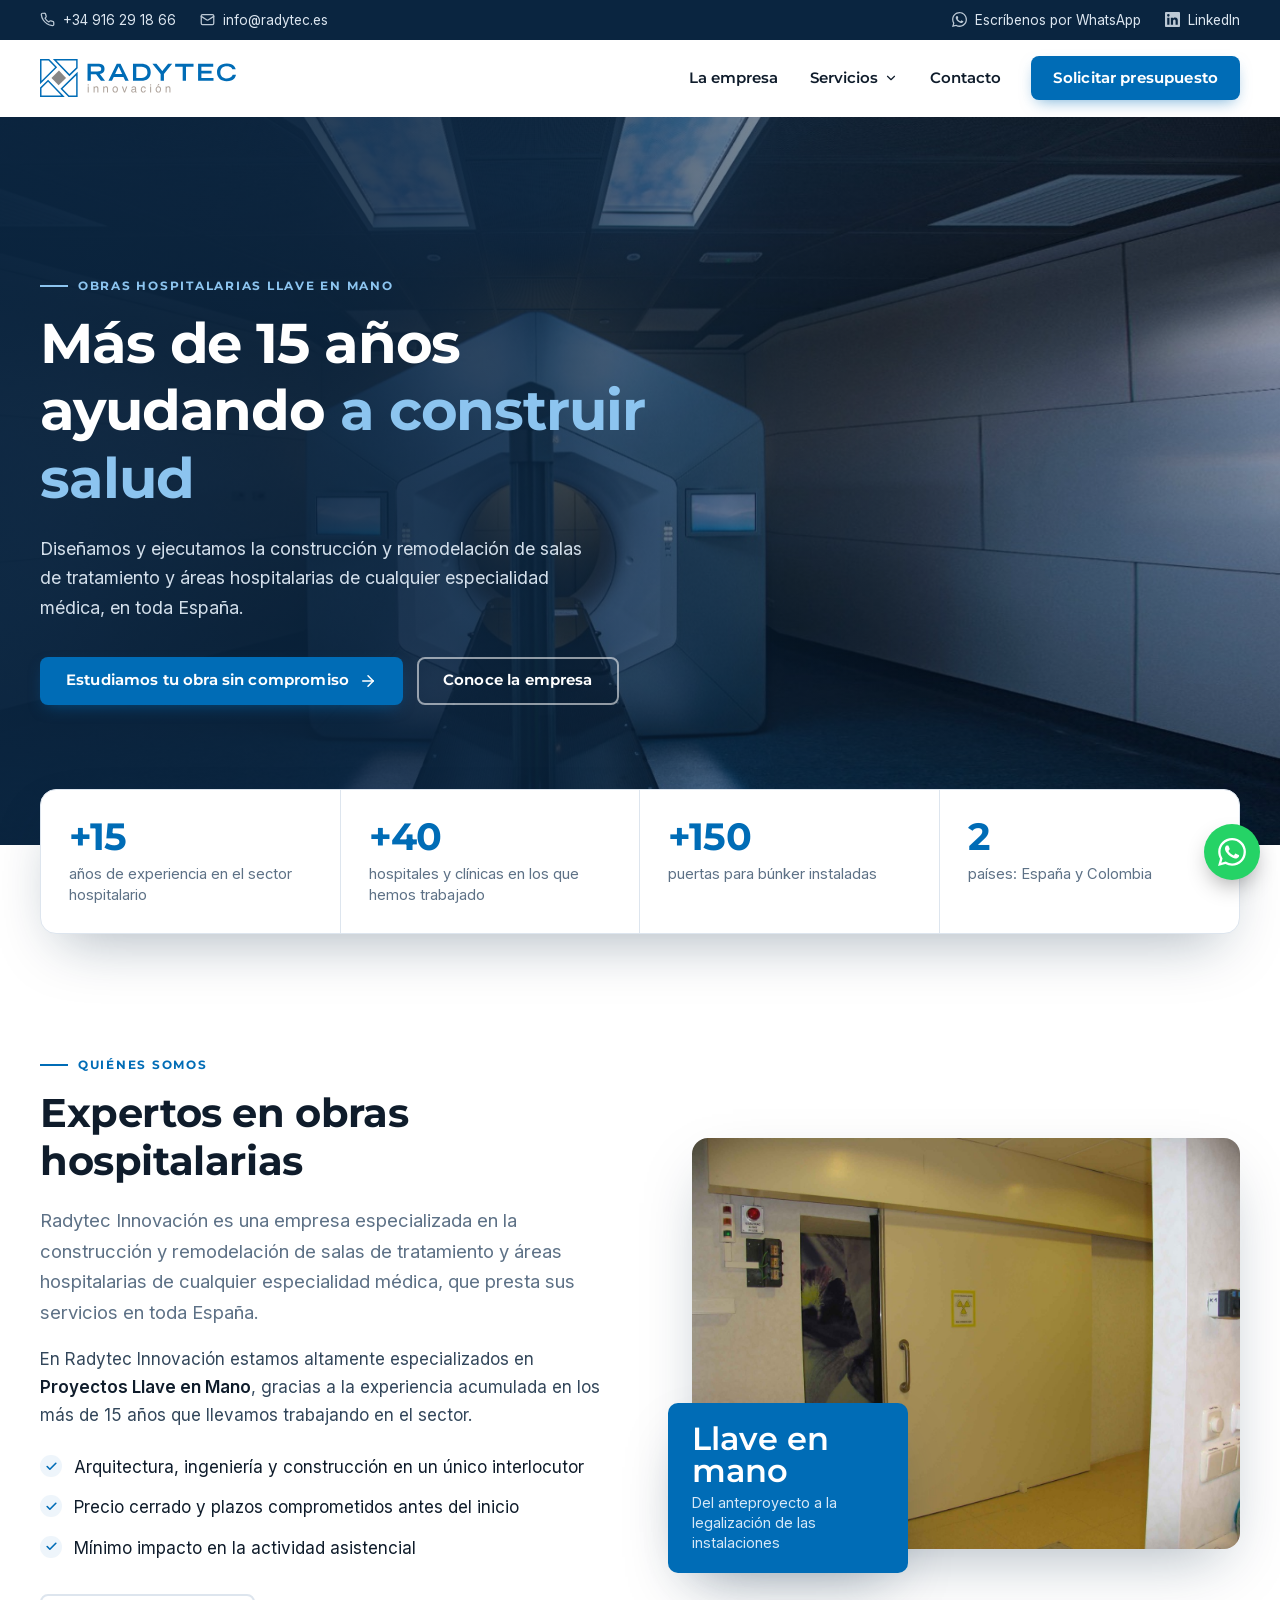
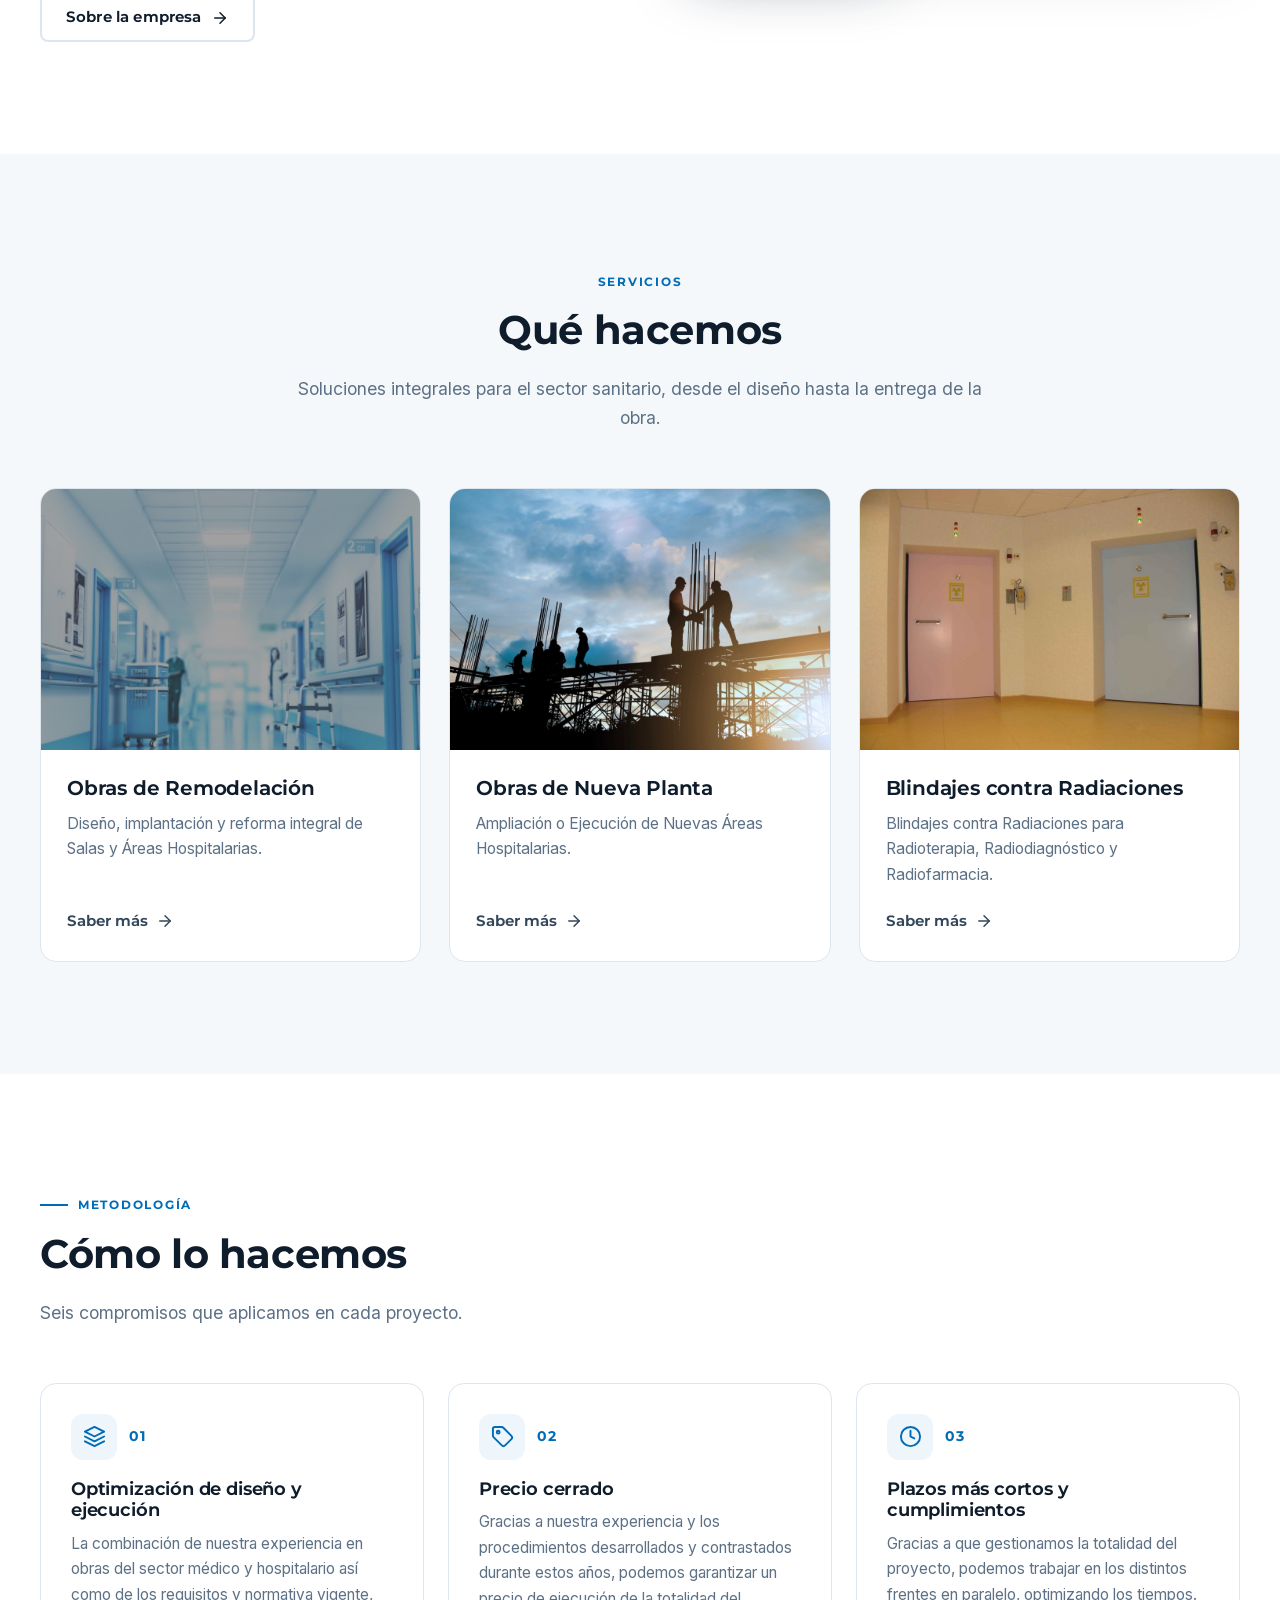
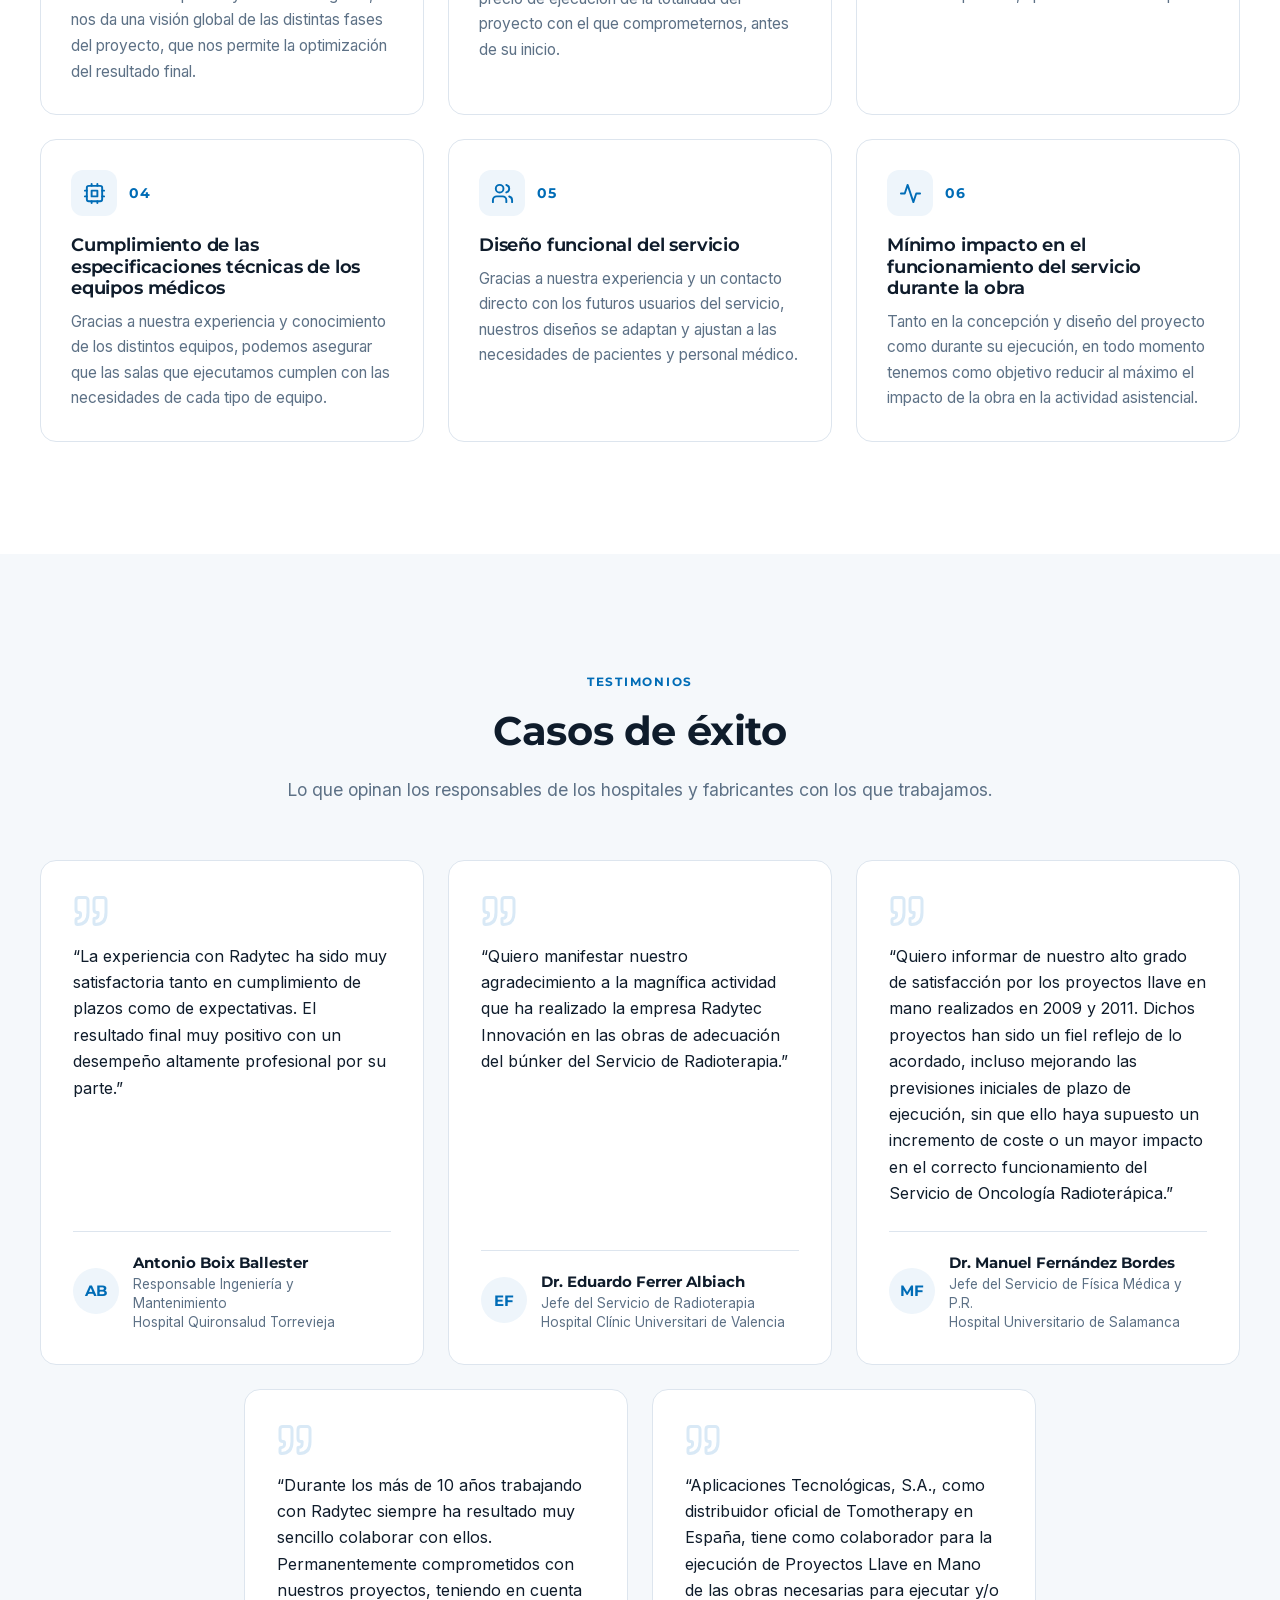
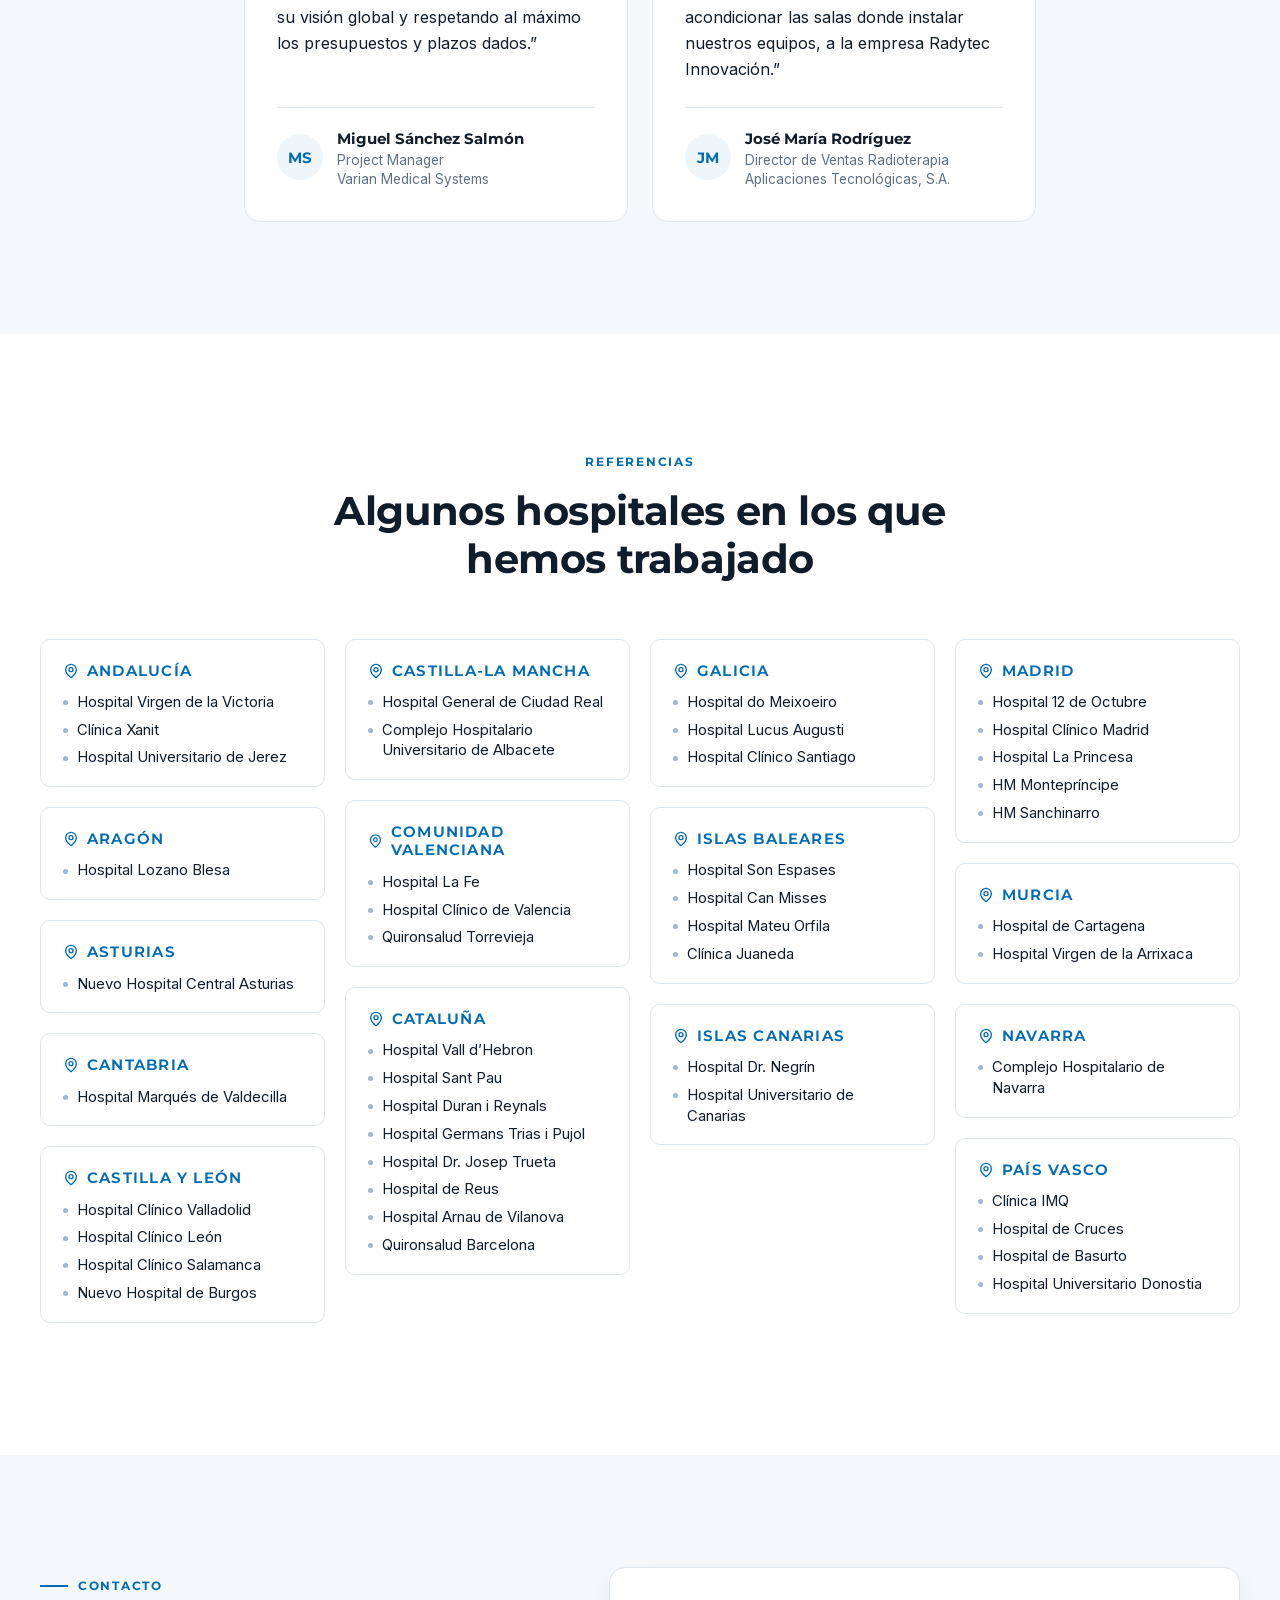
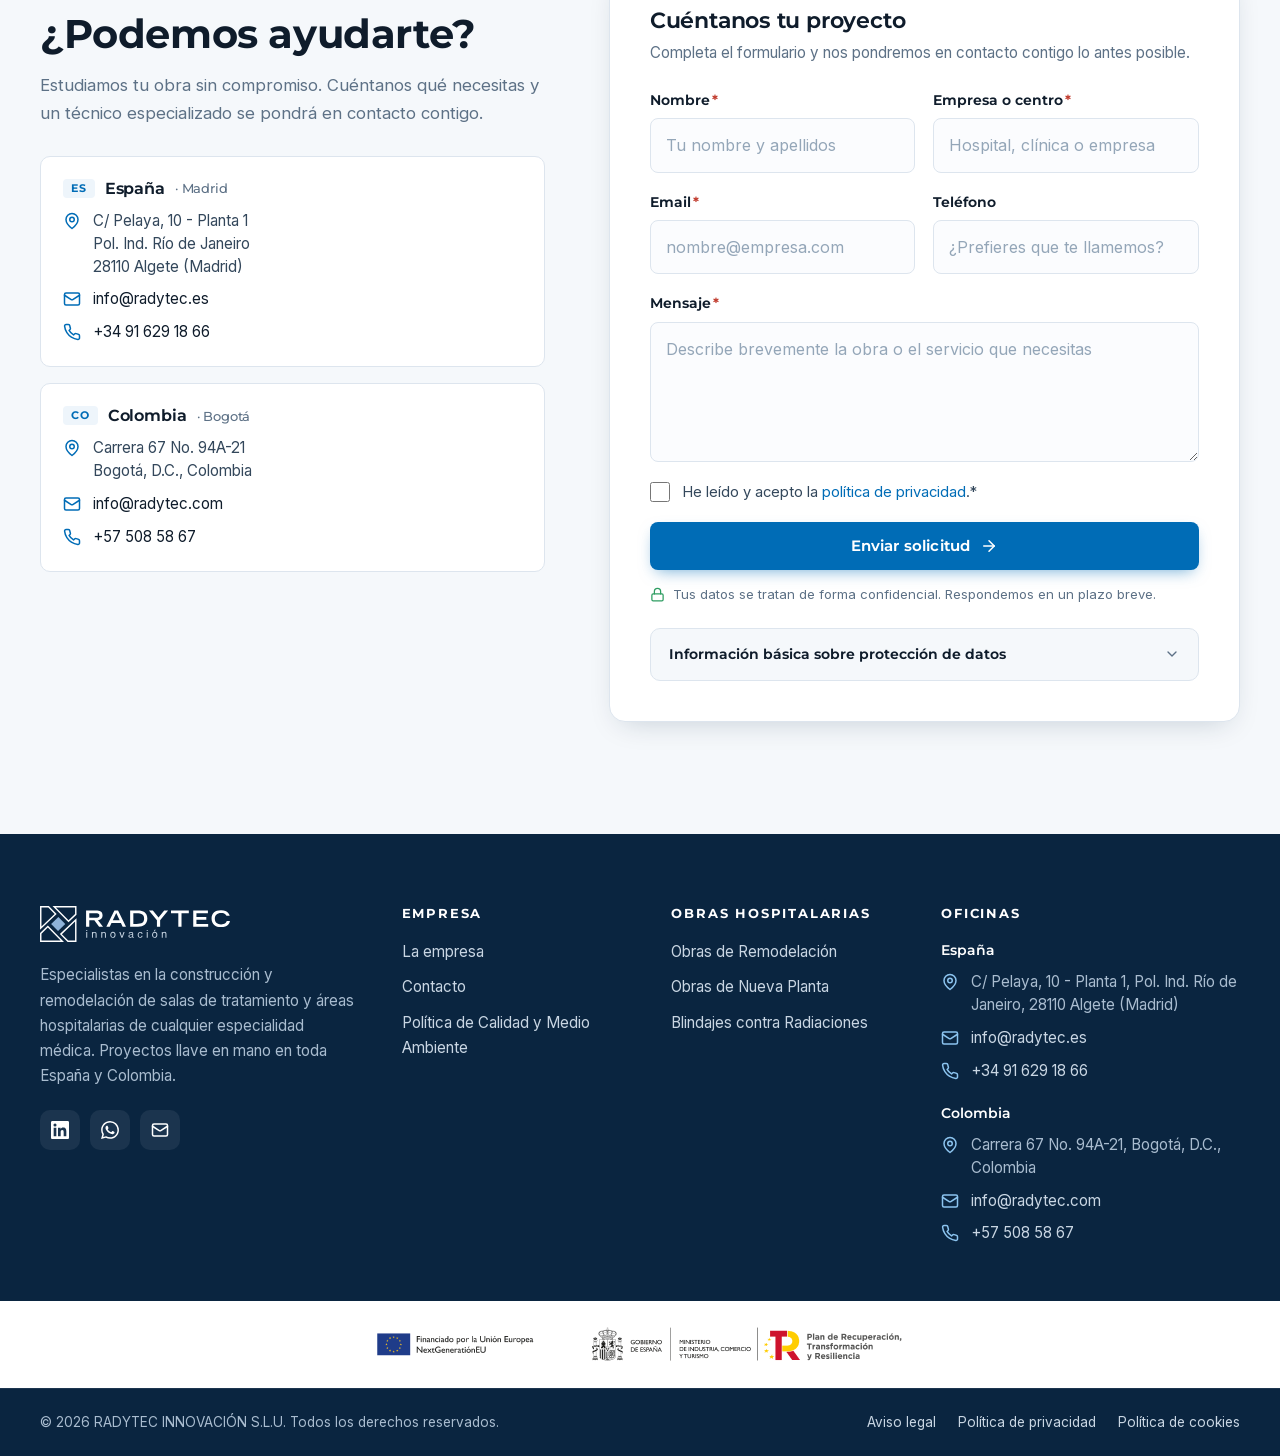
<file: index.html>
<!doctype html>
<html lang="es">
<head>
<meta charset="utf-8">
<meta name="viewport" content="width=device-width, initial-scale=1">
<script>document.documentElement.classList.add('js')</script>
<title>Diseño y Ejecución de Obras Hospitalarias | Radytec Innovación</title>
<meta name="description" content="Somos expertos en obras hospitalarias. Nos encargamos del diseño y ejecución de obras en hospitales. Estudiamos su obra sin compromiso.">
<link rel="canonical" href="https://radytec.es/">
<meta name="theme-color" content="#0a2540">
<meta property="og:type" content="website">
<meta property="og:locale" content="es_ES">
<meta property="og:site_name" content="Radytec Innovación">
<meta property="og:title" content="Diseño y Ejecución de Obras Hospitalarias | Radytec Innovación">
<meta property="og:description" content="Somos expertos en obras hospitalarias. Nos encargamos del diseño y ejecución de obras en hospitales. Estudiamos su obra sin compromiso.">
<meta property="og:url" content="https://radytec.es/">
<meta property="og:image" content="https://radytec.es/assets/img/og-image.jpg">
<meta name="twitter:card" content="summary_large_image">
<link rel="icon" type="image/png" sizes="32x32" href="assets/img/favicon-32.png">
<link rel="apple-touch-icon" href="assets/img/apple-touch-icon.png">
<link rel="preload" href="assets/fonts/montserrat-latin.woff2" as="font" type="font/woff2" crossorigin>
<link rel="preload" href="assets/fonts/inter-latin.woff2" as="font" type="font/woff2" crossorigin>
<link rel="stylesheet" href="assets/css/styles.css?v=1792664041">
<script type="application/ld+json">{"@context": "https://schema.org", "@type": "GeneralContractor", "name": "Radytec Innovación", "legalName": "RADYTEC INNOVACIÓN S.L.U.", "url": "https://radytec.es", "logo": "https://radytec.es/assets/img/logo.svg", "image": "https://radytec.es/assets/img/og-image.jpg", "email": "info@radytec.es", "telephone": "+34916291866", "address": {"@type": "PostalAddress", "streetAddress": "C/ Pelaya, 10 - Planta 1, Pol. Ind. Río de Janeiro", "postalCode": "28110", "addressLocality": "Algete", "addressRegion": "Madrid", "addressCountry": "ES"}, "geo": {"@type": "GeoCoordinates", "latitude": 40.5957338, "longitude": -3.5426119}, "areaServed": ["ES", "CO"], "sameAs": ["https://es.linkedin.com/company/radytec-innovaci%C3%B3n"]}</script>
</head>
<body>
<a class="skip-link" href="#contenido">Saltar al contenido</a>
<div class="topbar">
  <div class="container">
    <div class="topbar__group">
      <a href="tel:+34916291866"><svg viewBox="0 0 24 24" fill="none" stroke="currentColor" stroke-width="2" stroke-linecap="round" stroke-linejoin="round" aria-hidden="true" focusable="false"><path d="M22 16.92v3a2 2 0 0 1-2.18 2 19.79 19.79 0 0 1-8.63-3.07 19.5 19.5 0 0 1-6-6 19.79 19.79 0 0 1-3.07-8.67A2 2 0 0 1 4.11 2h3a2 2 0 0 1 2 1.72c.13.96.36 1.9.7 2.81a2 2 0 0 1-.45 2.11L8.09 9.91a16 16 0 0 0 6 6l1.27-1.27a2 2 0 0 1 2.11-.45c.91.34 1.85.57 2.81.7A2 2 0 0 1 22 16.92z"/></svg><span>+34 916 29 18 66</span></a>
      <a href="mailto:info@radytec.es"><svg viewBox="0 0 24 24" fill="none" stroke="currentColor" stroke-width="2" stroke-linecap="round" stroke-linejoin="round" aria-hidden="true" focusable="false"><rect x="2" y="4" width="20" height="16" rx="2"/><path d="m22 7-8.97 5.7a1.94 1.94 0 0 1-2.06 0L2 7"/></svg><span>info@radytec.es</span></a>
    </div>
    <div class="topbar__group topbar__group--secondary">
      <a href="https://api.whatsapp.com/send?phone=34660716524&text=Hola,%20quisiera%20pedir%20presupuesto" target="_blank" rel="noopener"><svg viewBox="0 0 24 24" fill="currentColor" aria-hidden="true" focusable="false"><path d="M17.47 14.38c-.3-.15-1.76-.87-2.03-.97-.27-.1-.47-.15-.67.15-.2.3-.77.97-.94 1.17-.17.2-.35.22-.65.07-.3-.15-1.26-.46-2.4-1.47-.89-.79-1.49-1.77-1.66-2.07-.17-.3-.02-.46.13-.61.13-.13.3-.35.45-.52.15-.17.2-.3.3-.5.1-.2.05-.37-.02-.52-.08-.15-.67-1.62-.92-2.22-.24-.58-.49-.5-.67-.51h-.57c-.2 0-.52.07-.79.37-.27.3-1.04 1.02-1.04 2.48s1.07 2.88 1.21 3.08c.15.2 2.1 3.2 5.08 4.49.71.31 1.26.49 1.69.63.71.23 1.36.2 1.87.12.57-.09 1.76-.72 2.01-1.41.25-.69.25-1.29.17-1.41-.07-.12-.27-.2-.57-.35zM12.05 21.79h-.01a9.87 9.87 0 0 1-5.03-1.38l-.36-.21-3.74.98 1-3.65-.24-.37a9.86 9.86 0 0 1-1.51-5.26c0-5.45 4.44-9.88 9.89-9.88 2.64 0 5.12 1.03 6.99 2.9a9.82 9.82 0 0 1 2.89 6.99c0 5.45-4.44 9.88-9.88 9.88zm8.41-18.3A11.82 11.82 0 0 0 12.05 0C5.5 0 .16 5.34.16 11.89c0 2.1.55 4.14 1.59 5.95L.06 24l6.3-1.65a11.88 11.88 0 0 0 5.68 1.45h.01c6.55 0 11.89-5.34 11.89-11.89 0-3.18-1.24-6.16-3.48-8.41z"/></svg><span>Escríbenos por WhatsApp</span></a>
      <a href="https://es.linkedin.com/company/radytec-innovaci%C3%B3n" target="_blank" rel="noopener"><svg viewBox="0 0 24 24" fill="currentColor" aria-hidden="true" focusable="false"><path d="M20.45 20.45h-3.56v-5.57c0-1.33-.02-3.04-1.85-3.04-1.86 0-2.14 1.45-2.14 2.95v5.66H9.34V9h3.42v1.56h.05c.48-.9 1.64-1.85 3.37-1.85 3.6 0 4.27 2.37 4.27 5.45v6.29zM5.34 7.43a2.06 2.06 0 1 1 0-4.13 2.06 2.06 0 0 1 0 4.13zM7.12 20.45H3.56V9h3.56v11.45zM22.22 0H1.77C.79 0 0 .77 0 1.73v20.54C0 23.23.79 24 1.77 24h20.45c.98 0 1.78-.77 1.78-1.73V1.73C24 .77 23.2 0 22.22 0z"/></svg><span>LinkedIn</span></a>
    </div>
  </div>
</div>
<header class="header">
  <div class="container">
    <a class="brand" href="./" aria-label="Radytec Innovación – inicio">
      <img src="assets/img/logo.svg" alt="Radytec Innovación" width="196" height="38">
    </a>
    <nav class="nav" id="menu" aria-label="Principal">
      <ul class="nav__list">
        <li class="nav__item"><a class="nav__link" href="la-empresa/">La empresa</a></li>
        <li class="nav__item nav__item--drop">
          <button class="nav__link" type="button" aria-expanded="false" aria-haspopup="true">Servicios <svg viewBox="0 0 24 24" fill="none" stroke="currentColor" stroke-width="2" stroke-linecap="round" stroke-linejoin="round" aria-hidden="true" focusable="false"><path d="m6 9 6 6 6-6"/></svg></button>
          <ul class="dropdown"><li><a href="obras-remodelacion/"><span class="dropdown__icon"><svg viewBox="0 0 24 24" fill="none" stroke="currentColor" stroke-width="2" stroke-linecap="round" stroke-linejoin="round" aria-hidden="true" focusable="false"><path d="M14.7 6.3a1 1 0 0 0 0 1.4l1.6 1.6a1 1 0 0 0 1.4 0l3.77-3.77a6 6 0 0 1-7.94 7.94l-6.91 6.91a2.12 2.12 0 0 1-3-3l6.91-6.91a6 6 0 0 1 7.94-7.94l-3.76 3.76z"/></svg></span>
          <span><strong>Obras de Remodelación</strong><small>Diseño, implantación y reforma integral de Salas y Áreas Hospitalarias.</small></span></a></li><li><a href="obras-nueva-planta/"><span class="dropdown__icon"><svg viewBox="0 0 24 24" fill="none" stroke="currentColor" stroke-width="2" stroke-linecap="round" stroke-linejoin="round" aria-hidden="true" focusable="false"><rect x="4" y="2" width="16" height="20" rx="2"/><path d="M9 22v-4h6v4"/><path d="M8 6h.01M16 6h.01M12 6h.01M12 10h.01M12 14h.01M16 10h.01M16 14h.01M8 10h.01M8 14h.01"/></svg></span>
          <span><strong>Obras de Nueva Planta</strong><small>Ampliación o Ejecución de Nuevas Áreas Hospitalarias.</small></span></a></li><li><a href="blindaje-contra-radiaciones/"><span class="dropdown__icon"><svg viewBox="0 0 24 24" fill="none" stroke="currentColor" stroke-width="2" stroke-linecap="round" stroke-linejoin="round" aria-hidden="true" focusable="false"><path d="M12 12h.01"/><path d="M7.5 4.2c-.3-.5-.9-.7-1.3-.4C3.9 5.5 2.3 8.1 2 11c-.1.5.4 1 1 1h5c0-1.5.8-2.8 2-3.4-1.1-1.9-2.3-3.9-2.5-4.4z"/><path d="M21 12c.6 0 1-.4 1-1-.3-2.9-1.8-5.5-4.1-7.1-.4-.3-1.1-.2-1.3.3-.3.5-1.4 2.5-2.5 4.4 1.2.7 1.9 2 1.9 3.4h5z"/><path d="M7.5 19.8c-.3.5-.1 1.1.4 1.3 2.6 1.2 5.6 1.2 8.2 0 .5-.2.7-.8.4-1.3-.3-.5-1.4-2.4-2.5-4.3-1.2.7-2.8.7-4 0-1.1 1.9-2.2 3.8-2.5 4.3z"/></svg></span>
          <span><strong>Blindajes contra Radiaciones</strong><small>Blindajes contra Radiaciones para Radioterapia, Radiodiagnóstico y Radiofarmacia.</small></span></a></li></ul>
        </li>
        <li class="nav__item"><a class="nav__link" href="contacto/">Contacto</a></li>
      </ul>
      <a class="btn btn--primary header__cta" href="contacto/#formulario">Solicitar presupuesto</a>
    </nav>
    <button class="nav-toggle" type="button" aria-controls="menu" aria-expanded="false" aria-label="Abrir menú">
      <svg class="icon-open" viewBox="0 0 24 24" fill="none" stroke="currentColor" stroke-width="2" stroke-linecap="round" stroke-linejoin="round" aria-hidden="true" focusable="false"><path d="M4 6h16"/><path d="M4 12h16"/><path d="M4 18h16"/></svg><svg class="icon-close" viewBox="0 0 24 24" fill="none" stroke="currentColor" stroke-width="2" stroke-linecap="round" stroke-linejoin="round" aria-hidden="true" focusable="false"><path d="M18 6 6 18"/><path d="m6 6 12 12"/></svg>
    </button>
  </div>
</header>
<main id="contenido">
<section class="hero">
  <div class="hero__bg"><img src="assets/img/hero-inicio.jpg" alt="" fetchpriority="high"></div>
  <div class="container">
    <div class="hero__content">
      <span class="eyebrow">Obras hospitalarias llave en mano</span>
      <h1>Más de 15 años ayudando <span>a construir salud</span></h1>
      <p>Diseñamos y ejecutamos la construcción y remodelación de salas de tratamiento y áreas hospitalarias de cualquier especialidad médica, en toda España.</p>
      <div class="hero__actions">
        <a class="btn btn--primary" href="#formulario">Estudiamos tu obra sin compromiso <svg viewBox="0 0 24 24" fill="none" stroke="currentColor" stroke-width="2" stroke-linecap="round" stroke-linejoin="round" aria-hidden="true" focusable="false"><path d="M5 12h14"/><path d="m12 5 7 7-7 7"/></svg></a>
        <a class="btn btn--ghost" href="la-empresa/">Conoce la empresa</a>
      </div>
    </div>
  </div>
</section>
<div class="stats">
  <div class="container">
    <div class="stats__grid">
      <div class="stat"><div class="stat__value">+15</div><div class="stat__label">años de experiencia en el sector hospitalario</div></div>
      <div class="stat"><div class="stat__value">+40</div><div class="stat__label">hospitales y clínicas en los que hemos trabajado</div></div>
      <div class="stat"><div class="stat__value">+150</div><div class="stat__label">puertas para búnker instaladas</div></div>
      <div class="stat"><div class="stat__value">2</div><div class="stat__label">países: España y Colombia</div></div>
    </div>
  </div>
</div>
<section class="section" aria-labelledby="expertos">
  <div class="container split">
    <div class="reveal">
      <span class="eyebrow">Quiénes somos</span>
      <h2 id="expertos">Expertos en obras hospitalarias</h2>
      <p class="lead">Radytec Innovación es una empresa especializada en la construcción y remodelación de salas de tratamiento y áreas hospitalarias de cualquier especialidad médica, que presta sus servicios en toda España.</p>
      <p>En Radytec Innovación estamos altamente especializados en <strong>Proyectos Llave en Mano</strong>, gracias a la experiencia acumulada en los más de 15 años que llevamos trabajando en el sector.</p>
      <ul class="checklist">
        <li>Arquitectura, ingeniería y construcción en un único interlocutor</li>
        <li>Precio cerrado y plazos comprometidos antes del inicio</li>
        <li>Mínimo impacto en la actividad asistencial</li>
      </ul>
      <a class="btn btn--outline" href="la-empresa/">Sobre la empresa <svg viewBox="0 0 24 24" fill="none" stroke="currentColor" stroke-width="2" stroke-linecap="round" stroke-linejoin="round" aria-hidden="true" focusable="false"><path d="M5 12h14"/><path d="m12 5 7 7-7 7"/></svg></a>
    </div>
    <div class="split__media reveal">
      <img src="assets/img/empresa.jpg" alt="Puertas blindadas instaladas por Radytec en un servicio de radioterapia" loading="lazy" width="1400" height="1050">
      <div class="media-badge"><strong>Llave en mano</strong><span>Del anteproyecto a la legalización de las instalaciones</span></div>
    </div>
  </div>
</section>
<section class="section section--alt" aria-labelledby="que-hacemos">
  <div class="container">
    <div class="section-head section-head--center">
      <span class="eyebrow">Servicios</span>
      <h2 id="que-hacemos">Qué hacemos</h2>
      <p>Soluciones integrales para el sector sanitario, desde el diseño hasta la entrega de la obra.</p>
    </div>
    <div class="cards"><a class="card reveal" href="obras-remodelacion/">
      <div class="card__media"><img src="assets/img/card-remodelacion.jpg" alt="Pasillo hospitalario reformado" loading="lazy" width="800" height="550"></div>
      <div class="card__body"><h3>Obras de Remodelación</h3><p>Diseño, implantación y reforma integral de Salas y Áreas Hospitalarias.</p><span class="link-arrow">Saber más <svg viewBox="0 0 24 24" fill="none" stroke="currentColor" stroke-width="2" stroke-linecap="round" stroke-linejoin="round" aria-hidden="true" focusable="false"><path d="M5 12h14"/><path d="m12 5 7 7-7 7"/></svg></span></div>
    </a><a class="card reveal" href="obras-nueva-planta/">
      <div class="card__media"><img src="assets/img/card-nueva-planta.jpg" alt="Obra de nueva planta en construcción" loading="lazy" width="800" height="550"></div>
      <div class="card__body"><h3>Obras de Nueva Planta</h3><p>Ampliación o Ejecución de Nuevas Áreas Hospitalarias.</p><span class="link-arrow">Saber más <svg viewBox="0 0 24 24" fill="none" stroke="currentColor" stroke-width="2" stroke-linecap="round" stroke-linejoin="round" aria-hidden="true" focusable="false"><path d="M5 12h14"/><path d="m12 5 7 7-7 7"/></svg></span></div>
    </a><a class="card reveal" href="blindaje-contra-radiaciones/">
      <div class="card__media"><img src="assets/img/card-blindajes.jpg" alt="Puertas blindadas de búnker de radioterapia" loading="lazy" width="800" height="550"></div>
      <div class="card__body"><h3>Blindajes contra Radiaciones</h3><p>Blindajes contra Radiaciones para Radioterapia, Radiodiagnóstico y Radiofarmacia.</p><span class="link-arrow">Saber más <svg viewBox="0 0 24 24" fill="none" stroke="currentColor" stroke-width="2" stroke-linecap="round" stroke-linejoin="round" aria-hidden="true" focusable="false"><path d="M5 12h14"/><path d="m12 5 7 7-7 7"/></svg></span></div>
    </a></div>
  </div>
</section>
<section class="section" aria-labelledby="como">
  <div class="container">
    <div class="section-head">
      <span class="eyebrow">Metodología</span>
      <h2 id="como">Cómo lo hacemos</h2>
      <p>Seis compromisos que aplicamos en cada proyecto.</p>
    </div>
    <div class="features"><div class="feature reveal"><div class="feature__num"><span class="feature__icon"><svg viewBox="0 0 24 24" fill="none" stroke="currentColor" stroke-width="2" stroke-linecap="round" stroke-linejoin="round" aria-hidden="true" focusable="false"><path d="m12 2 10 5-10 5L2 7l10-5z"/><path d="m2 17 10 5 10-5"/><path d="m2 12 10 5 10-5"/></svg></span>01</div>
      <h3>Optimización de diseño y ejecución</h3><p>La combinación de nuestra experiencia en obras del sector médico y hospitalario así como de los requisitos y normativa vigente, nos da una visión global de las distintas fases del proyecto, que nos permite la optimización del resultado final.</p></div><div class="feature reveal"><div class="feature__num"><span class="feature__icon"><svg viewBox="0 0 24 24" fill="none" stroke="currentColor" stroke-width="2" stroke-linecap="round" stroke-linejoin="round" aria-hidden="true" focusable="false"><path d="M12.59 2.59A2 2 0 0 0 11.17 2H4a2 2 0 0 0-2 2v7.17a2 2 0 0 0 .59 1.42l8.7 8.7a2.43 2.43 0 0 0 3.42 0l6.58-6.58a2.43 2.43 0 0 0 0-3.42z"/><circle cx="7.5" cy="7.5" r="1.5"/></svg></span>02</div>
      <h3>Precio cerrado</h3><p>Gracias a nuestra experiencia y los procedimientos desarrollados y contrastados durante estos años, podemos garantizar un precio de ejecución de la totalidad del proyecto con el que comprometernos, antes de su inicio.</p></div><div class="feature reveal"><div class="feature__num"><span class="feature__icon"><svg viewBox="0 0 24 24" fill="none" stroke="currentColor" stroke-width="2" stroke-linecap="round" stroke-linejoin="round" aria-hidden="true" focusable="false"><circle cx="12" cy="12" r="10"/><path d="M12 6v6l4 2"/></svg></span>03</div>
      <h3>Plazos más cortos y cumplimientos</h3><p>Gracias a que gestionamos la totalidad del proyecto, podemos trabajar en los distintos frentes en paralelo, optimizando los tiempos.</p></div><div class="feature reveal"><div class="feature__num"><span class="feature__icon"><svg viewBox="0 0 24 24" fill="none" stroke="currentColor" stroke-width="2" stroke-linecap="round" stroke-linejoin="round" aria-hidden="true" focusable="false"><rect x="4" y="4" width="16" height="16" rx="2"/><rect x="9" y="9" width="6" height="6"/><path d="M15 2v2M15 20v2M2 15h2M2 9h2M20 15h2M20 9h2M9 2v2M9 20v2"/></svg></span>04</div>
      <h3>Cumplimiento de las especificaciones técnicas de los equipos médicos</h3><p>Gracias a nuestra experiencia y conocimiento de los distintos equipos, podemos asegurar que las salas que ejecutamos cumplen con las necesidades de cada tipo de equipo.</p></div><div class="feature reveal"><div class="feature__num"><span class="feature__icon"><svg viewBox="0 0 24 24" fill="none" stroke="currentColor" stroke-width="2" stroke-linecap="round" stroke-linejoin="round" aria-hidden="true" focusable="false"><path d="M16 21v-2a4 4 0 0 0-4-4H6a4 4 0 0 0-4 4v2"/><circle cx="9" cy="7" r="4"/><path d="M22 21v-2a4 4 0 0 0-3-3.87"/><path d="M16 3.13a4 4 0 0 1 0 7.75"/></svg></span>05</div>
      <h3>Diseño funcional del servicio</h3><p>Gracias a nuestra experiencia y un contacto directo con los futuros usuarios del servicio, nuestros diseños se adaptan y ajustan a las necesidades de pacientes y personal médico.</p></div><div class="feature reveal"><div class="feature__num"><span class="feature__icon"><svg viewBox="0 0 24 24" fill="none" stroke="currentColor" stroke-width="2" stroke-linecap="round" stroke-linejoin="round" aria-hidden="true" focusable="false"><path d="M22 12h-4l-3 9L9 3l-3 9H2"/></svg></span>06</div>
      <h3>Mínimo impacto en el funcionamiento del servicio durante la obra</h3><p>Tanto en la concepción y diseño del proyecto como durante su ejecución, en todo momento tenemos como objetivo reducir al máximo el impacto de la obra en la actividad asistencial.</p></div></div>
  </div>
</section>
<section class="section section--alt" aria-labelledby="casos">
  <div class="container">
    <div class="section-head section-head--center">
      <span class="eyebrow">Testimonios</span>
      <h2 id="casos">Casos de éxito</h2>
      <p>Lo que opinan los responsables de los hospitales y fabricantes con los que trabajamos.</p>
    </div>
    <div class="testimonials"><figure class="testimonial reveal"><svg class="testimonial__mark" viewBox="0 0 24 24" fill="none" stroke="currentColor" stroke-width="2" stroke-linecap="round" stroke-linejoin="round" aria-hidden="true" focusable="false"><path d="M3 21c3 0 7-1 7-8V5c0-1.25-.756-2.017-2-2H4c-1.25 0-2 .75-2 1.972V11c0 1.25.75 2 2 2 1 0 1 0 1 1v1c0 1-1 2-2 2s-1 .008-1 1.031V20c0 1 0 1 1 1z"/><path d="M15 21c3 0 7-1 7-8V5c0-1.25-.757-2.017-2-2h-4c-1.25 0-2 .75-2 1.972V11c0 1.25.75 2 2 2h.75c0 2.25.25 4-2.75 4v3c0 1 0 1 1 1z"/></svg>
      <blockquote>“La experiencia con Radytec ha sido muy satisfactoria tanto en cumplimiento de plazos como de expectativas. El resultado final muy positivo con un desempeño altamente profesional por su parte.”</blockquote>
      <figcaption><span class="avatar" aria-hidden="true">AB</span>
        <span><cite>Antonio Boix Ballester</cite><small>Responsable Ingeniería y Mantenimiento<br>Hospital Quironsalud Torrevieja</small></span></figcaption></figure><figure class="testimonial reveal"><svg class="testimonial__mark" viewBox="0 0 24 24" fill="none" stroke="currentColor" stroke-width="2" stroke-linecap="round" stroke-linejoin="round" aria-hidden="true" focusable="false"><path d="M3 21c3 0 7-1 7-8V5c0-1.25-.756-2.017-2-2H4c-1.25 0-2 .75-2 1.972V11c0 1.25.75 2 2 2 1 0 1 0 1 1v1c0 1-1 2-2 2s-1 .008-1 1.031V20c0 1 0 1 1 1z"/><path d="M15 21c3 0 7-1 7-8V5c0-1.25-.757-2.017-2-2h-4c-1.25 0-2 .75-2 1.972V11c0 1.25.75 2 2 2h.75c0 2.25.25 4-2.75 4v3c0 1 0 1 1 1z"/></svg>
      <blockquote>“Quiero manifestar nuestro agradecimiento a la magnífica actividad que ha realizado la empresa Radytec Innovación en las obras de adecuación del búnker del Servicio de Radioterapia.”</blockquote>
      <figcaption><span class="avatar" aria-hidden="true">EF</span>
        <span><cite>Dr. Eduardo Ferrer Albiach</cite><small>Jefe del Servicio de Radioterapia<br>Hospital Clínic Universitari de Valencia</small></span></figcaption></figure><figure class="testimonial reveal"><svg class="testimonial__mark" viewBox="0 0 24 24" fill="none" stroke="currentColor" stroke-width="2" stroke-linecap="round" stroke-linejoin="round" aria-hidden="true" focusable="false"><path d="M3 21c3 0 7-1 7-8V5c0-1.25-.756-2.017-2-2H4c-1.25 0-2 .75-2 1.972V11c0 1.25.75 2 2 2 1 0 1 0 1 1v1c0 1-1 2-2 2s-1 .008-1 1.031V20c0 1 0 1 1 1z"/><path d="M15 21c3 0 7-1 7-8V5c0-1.25-.757-2.017-2-2h-4c-1.25 0-2 .75-2 1.972V11c0 1.25.75 2 2 2h.75c0 2.25.25 4-2.75 4v3c0 1 0 1 1 1z"/></svg>
      <blockquote>“Quiero informar de nuestro alto grado de satisfacción por los proyectos llave en mano realizados en 2009 y 2011. Dichos proyectos han sido un fiel reflejo de lo acordado, incluso mejorando las previsiones iniciales de plazo de ejecución, sin que ello haya supuesto un incremento de coste o un mayor impacto en el correcto funcionamiento del Servicio de Oncología Radioterápica.”</blockquote>
      <figcaption><span class="avatar" aria-hidden="true">MF</span>
        <span><cite>Dr. Manuel Fernández Bordes</cite><small>Jefe del Servicio de Física Médica y P.R.<br>Hospital Universitario de Salamanca</small></span></figcaption></figure><figure class="testimonial reveal"><svg class="testimonial__mark" viewBox="0 0 24 24" fill="none" stroke="currentColor" stroke-width="2" stroke-linecap="round" stroke-linejoin="round" aria-hidden="true" focusable="false"><path d="M3 21c3 0 7-1 7-8V5c0-1.25-.756-2.017-2-2H4c-1.25 0-2 .75-2 1.972V11c0 1.25.75 2 2 2 1 0 1 0 1 1v1c0 1-1 2-2 2s-1 .008-1 1.031V20c0 1 0 1 1 1z"/><path d="M15 21c3 0 7-1 7-8V5c0-1.25-.757-2.017-2-2h-4c-1.25 0-2 .75-2 1.972V11c0 1.25.75 2 2 2h.75c0 2.25.25 4-2.75 4v3c0 1 0 1 1 1z"/></svg>
      <blockquote>“Durante los más de 10 años trabajando con Radytec siempre ha resultado muy sencillo colaborar con ellos. Permanentemente comprometidos con nuestros proyectos, teniendo en cuenta su visión global y respetando al máximo los presupuestos y plazos dados.”</blockquote>
      <figcaption><span class="avatar" aria-hidden="true">MS</span>
        <span><cite>Miguel Sánchez Salmón</cite><small>Project Manager<br>Varian Medical Systems</small></span></figcaption></figure><figure class="testimonial reveal"><svg class="testimonial__mark" viewBox="0 0 24 24" fill="none" stroke="currentColor" stroke-width="2" stroke-linecap="round" stroke-linejoin="round" aria-hidden="true" focusable="false"><path d="M3 21c3 0 7-1 7-8V5c0-1.25-.756-2.017-2-2H4c-1.25 0-2 .75-2 1.972V11c0 1.25.75 2 2 2 1 0 1 0 1 1v1c0 1-1 2-2 2s-1 .008-1 1.031V20c0 1 0 1 1 1z"/><path d="M15 21c3 0 7-1 7-8V5c0-1.25-.757-2.017-2-2h-4c-1.25 0-2 .75-2 1.972V11c0 1.25.75 2 2 2h.75c0 2.25.25 4-2.75 4v3c0 1 0 1 1 1z"/></svg>
      <blockquote>“Aplicaciones Tecnológicas, S.A., como distribuidor oficial de Tomotherapy en España, tiene como colaborador para la ejecución de Proyectos Llave en Mano de las obras necesarias para ejecutar y/o acondicionar las salas donde instalar nuestros equipos, a la empresa Radytec Innovación.”</blockquote>
      <figcaption><span class="avatar" aria-hidden="true">JM</span>
        <span><cite>José María Rodríguez</cite><small>Director de Ventas Radioterapia<br>Aplicaciones Tecnológicas, S.A.</small></span></figcaption></figure></div>
  </div>
</section>
<section class="section" aria-labelledby="hospitales">
  <div class="container">
    <div class="section-head section-head--center">
      <span class="eyebrow">Referencias</span>
      <h2 id="hospitales">Algunos hospitales en los que hemos trabajado</h2>
    </div>
    <div class="regions-wrap reveal"><div class="region"><h3><svg viewBox="0 0 24 24" fill="none" stroke="currentColor" stroke-width="2" stroke-linecap="round" stroke-linejoin="round" aria-hidden="true" focusable="false"><path d="M20 10c0 6-8 12-8 12s-8-6-8-12a8 8 0 0 1 16 0Z"/><circle cx="12" cy="10" r="3"/></svg>Andalucía</h3><ul><li>Hospital Virgen de la Victoria</li><li>Clínica Xanit</li><li>Hospital Universitario de Jerez</li></ul></div><div class="region"><h3><svg viewBox="0 0 24 24" fill="none" stroke="currentColor" stroke-width="2" stroke-linecap="round" stroke-linejoin="round" aria-hidden="true" focusable="false"><path d="M20 10c0 6-8 12-8 12s-8-6-8-12a8 8 0 0 1 16 0Z"/><circle cx="12" cy="10" r="3"/></svg>Aragón</h3><ul><li>Hospital Lozano Blesa</li></ul></div><div class="region"><h3><svg viewBox="0 0 24 24" fill="none" stroke="currentColor" stroke-width="2" stroke-linecap="round" stroke-linejoin="round" aria-hidden="true" focusable="false"><path d="M20 10c0 6-8 12-8 12s-8-6-8-12a8 8 0 0 1 16 0Z"/><circle cx="12" cy="10" r="3"/></svg>Asturias</h3><ul><li>Nuevo Hospital Central Asturias</li></ul></div><div class="region"><h3><svg viewBox="0 0 24 24" fill="none" stroke="currentColor" stroke-width="2" stroke-linecap="round" stroke-linejoin="round" aria-hidden="true" focusable="false"><path d="M20 10c0 6-8 12-8 12s-8-6-8-12a8 8 0 0 1 16 0Z"/><circle cx="12" cy="10" r="3"/></svg>Cantabria</h3><ul><li>Hospital Marqués de Valdecilla</li></ul></div><div class="region"><h3><svg viewBox="0 0 24 24" fill="none" stroke="currentColor" stroke-width="2" stroke-linecap="round" stroke-linejoin="round" aria-hidden="true" focusable="false"><path d="M20 10c0 6-8 12-8 12s-8-6-8-12a8 8 0 0 1 16 0Z"/><circle cx="12" cy="10" r="3"/></svg>Castilla y León</h3><ul><li>Hospital Clínico Valladolid</li><li>Hospital Clínico León</li><li>Hospital Clínico Salamanca</li><li>Nuevo Hospital de Burgos</li></ul></div><div class="region"><h3><svg viewBox="0 0 24 24" fill="none" stroke="currentColor" stroke-width="2" stroke-linecap="round" stroke-linejoin="round" aria-hidden="true" focusable="false"><path d="M20 10c0 6-8 12-8 12s-8-6-8-12a8 8 0 0 1 16 0Z"/><circle cx="12" cy="10" r="3"/></svg>Castilla-La Mancha</h3><ul><li>Hospital General de Ciudad Real</li><li>Complejo Hospitalario Universitario de Albacete</li></ul></div><div class="region"><h3><svg viewBox="0 0 24 24" fill="none" stroke="currentColor" stroke-width="2" stroke-linecap="round" stroke-linejoin="round" aria-hidden="true" focusable="false"><path d="M20 10c0 6-8 12-8 12s-8-6-8-12a8 8 0 0 1 16 0Z"/><circle cx="12" cy="10" r="3"/></svg>Comunidad Valenciana</h3><ul><li>Hospital La Fe</li><li>Hospital Clínico de Valencia</li><li>Quironsalud Torrevieja</li></ul></div><div class="region"><h3><svg viewBox="0 0 24 24" fill="none" stroke="currentColor" stroke-width="2" stroke-linecap="round" stroke-linejoin="round" aria-hidden="true" focusable="false"><path d="M20 10c0 6-8 12-8 12s-8-6-8-12a8 8 0 0 1 16 0Z"/><circle cx="12" cy="10" r="3"/></svg>Cataluña</h3><ul><li>Hospital Vall d’Hebron</li><li>Hospital Sant Pau</li><li>Hospital Duran i Reynals</li><li>Hospital Germans Trias i Pujol</li><li>Hospital Dr. Josep Trueta</li><li>Hospital de Reus</li><li>Hospital Arnau de Vilanova</li><li>Quironsalud Barcelona</li></ul></div><div class="region"><h3><svg viewBox="0 0 24 24" fill="none" stroke="currentColor" stroke-width="2" stroke-linecap="round" stroke-linejoin="round" aria-hidden="true" focusable="false"><path d="M20 10c0 6-8 12-8 12s-8-6-8-12a8 8 0 0 1 16 0Z"/><circle cx="12" cy="10" r="3"/></svg>Galicia</h3><ul><li>Hospital do Meixoeiro</li><li>Hospital Lucus Augusti</li><li>Hospital Clínico Santiago</li></ul></div><div class="region"><h3><svg viewBox="0 0 24 24" fill="none" stroke="currentColor" stroke-width="2" stroke-linecap="round" stroke-linejoin="round" aria-hidden="true" focusable="false"><path d="M20 10c0 6-8 12-8 12s-8-6-8-12a8 8 0 0 1 16 0Z"/><circle cx="12" cy="10" r="3"/></svg>Islas Baleares</h3><ul><li>Hospital Son Espases</li><li>Hospital Can Misses</li><li>Hospital Mateu Orfila</li><li>Clínica Juaneda</li></ul></div><div class="region"><h3><svg viewBox="0 0 24 24" fill="none" stroke="currentColor" stroke-width="2" stroke-linecap="round" stroke-linejoin="round" aria-hidden="true" focusable="false"><path d="M20 10c0 6-8 12-8 12s-8-6-8-12a8 8 0 0 1 16 0Z"/><circle cx="12" cy="10" r="3"/></svg>Islas Canarias</h3><ul><li>Hospital Dr. Negrín</li><li>Hospital Universitario de Canarias</li></ul></div><div class="region"><h3><svg viewBox="0 0 24 24" fill="none" stroke="currentColor" stroke-width="2" stroke-linecap="round" stroke-linejoin="round" aria-hidden="true" focusable="false"><path d="M20 10c0 6-8 12-8 12s-8-6-8-12a8 8 0 0 1 16 0Z"/><circle cx="12" cy="10" r="3"/></svg>Madrid</h3><ul><li>Hospital 12 de Octubre</li><li>Hospital Clínico Madrid</li><li>Hospital La Princesa</li><li>HM Montepríncipe</li><li>HM Sanchinarro</li></ul></div><div class="region"><h3><svg viewBox="0 0 24 24" fill="none" stroke="currentColor" stroke-width="2" stroke-linecap="round" stroke-linejoin="round" aria-hidden="true" focusable="false"><path d="M20 10c0 6-8 12-8 12s-8-6-8-12a8 8 0 0 1 16 0Z"/><circle cx="12" cy="10" r="3"/></svg>Murcia</h3><ul><li>Hospital de Cartagena</li><li>Hospital Virgen de la Arrixaca</li></ul></div><div class="region"><h3><svg viewBox="0 0 24 24" fill="none" stroke="currentColor" stroke-width="2" stroke-linecap="round" stroke-linejoin="round" aria-hidden="true" focusable="false"><path d="M20 10c0 6-8 12-8 12s-8-6-8-12a8 8 0 0 1 16 0Z"/><circle cx="12" cy="10" r="3"/></svg>Navarra</h3><ul><li>Complejo Hospitalario de Navarra</li></ul></div><div class="region"><h3><svg viewBox="0 0 24 24" fill="none" stroke="currentColor" stroke-width="2" stroke-linecap="round" stroke-linejoin="round" aria-hidden="true" focusable="false"><path d="M20 10c0 6-8 12-8 12s-8-6-8-12a8 8 0 0 1 16 0Z"/><circle cx="12" cy="10" r="3"/></svg>País Vasco</h3><ul><li>Clínica IMQ</li><li>Hospital de Cruces</li><li>Hospital de Basurto</li><li>Hospital Universitario Donostia</li></ul></div></div>
  </div>
</section>
<section class="section section--alt" id="formulario" aria-labelledby="form-title">
  <div class="container contact">
    <div class="contact__info reveal">
      <span class="eyebrow">Contacto</span>
      <h2 id="form-title">¿Podemos ayudarte?</h2>
      <p>Estudiamos tu obra sin compromiso. Cuéntanos qué necesitas y un técnico especializado se pondrá en contacto contigo.</p>
      <div class="offices"><div class="office"><h3><span class="flag">ES</span>España <small style="font-weight:500;color:var(--muted)">· Madrid</small></h3>
      <ul class="contact-list">
        <li><svg viewBox="0 0 24 24" fill="none" stroke="currentColor" stroke-width="2" stroke-linecap="round" stroke-linejoin="round" aria-hidden="true" focusable="false"><path d="M20 10c0 6-8 12-8 12s-8-6-8-12a8 8 0 0 1 16 0Z"/><circle cx="12" cy="10" r="3"/></svg><span>C/ Pelaya, 10 - Planta 1<br>Pol. Ind. Río de Janeiro<br>28110 Algete (Madrid)</span></li>
        <li><svg viewBox="0 0 24 24" fill="none" stroke="currentColor" stroke-width="2" stroke-linecap="round" stroke-linejoin="round" aria-hidden="true" focusable="false"><rect x="2" y="4" width="20" height="16" rx="2"/><path d="m22 7-8.97 5.7a1.94 1.94 0 0 1-2.06 0L2 7"/></svg><a href="mailto:info@radytec.es">info@radytec.es</a></li>
        <li><svg viewBox="0 0 24 24" fill="none" stroke="currentColor" stroke-width="2" stroke-linecap="round" stroke-linejoin="round" aria-hidden="true" focusable="false"><path d="M22 16.92v3a2 2 0 0 1-2.18 2 19.79 19.79 0 0 1-8.63-3.07 19.5 19.5 0 0 1-6-6 19.79 19.79 0 0 1-3.07-8.67A2 2 0 0 1 4.11 2h3a2 2 0 0 1 2 1.72c.13.96.36 1.9.7 2.81a2 2 0 0 1-.45 2.11L8.09 9.91a16 16 0 0 0 6 6l1.27-1.27a2 2 0 0 1 2.11-.45c.91.34 1.85.57 2.81.7A2 2 0 0 1 22 16.92z"/></svg><a href="tel:+34916291866">+34 91 629 18 66</a></li>
      </ul></div><div class="office"><h3><span class="flag">CO</span>Colombia <small style="font-weight:500;color:var(--muted)">· Bogotá</small></h3>
      <ul class="contact-list">
        <li><svg viewBox="0 0 24 24" fill="none" stroke="currentColor" stroke-width="2" stroke-linecap="round" stroke-linejoin="round" aria-hidden="true" focusable="false"><path d="M20 10c0 6-8 12-8 12s-8-6-8-12a8 8 0 0 1 16 0Z"/><circle cx="12" cy="10" r="3"/></svg><span>Carrera 67 No. 94A-21<br>Bogotá, D.C., Colombia</span></li>
        <li><svg viewBox="0 0 24 24" fill="none" stroke="currentColor" stroke-width="2" stroke-linecap="round" stroke-linejoin="round" aria-hidden="true" focusable="false"><rect x="2" y="4" width="20" height="16" rx="2"/><path d="m22 7-8.97 5.7a1.94 1.94 0 0 1-2.06 0L2 7"/></svg><a href="mailto:info@radytec.com">info@radytec.com</a></li>
        <li><svg viewBox="0 0 24 24" fill="none" stroke="currentColor" stroke-width="2" stroke-linecap="round" stroke-linejoin="round" aria-hidden="true" focusable="false"><path d="M22 16.92v3a2 2 0 0 1-2.18 2 19.79 19.79 0 0 1-8.63-3.07 19.5 19.5 0 0 1-6-6 19.79 19.79 0 0 1-3.07-8.67A2 2 0 0 1 4.11 2h3a2 2 0 0 1 2 1.72c.13.96.36 1.9.7 2.81a2 2 0 0 1-.45 2.11L8.09 9.91a16 16 0 0 0 6 6l1.27-1.27a2 2 0 0 1 2.11-.45c.91.34 1.85.57 2.81.7A2 2 0 0 1 22 16.92z"/></svg><a href="tel:+575085867">+57 508 58 67</a></li>
      </ul></div></div>
    </div>
    <div class="reveal"><div class="form-card">
  <h3>Cuéntanos tu proyecto</h3>
  <p>Completa el formulario y nos pondremos en contacto contigo lo antes posible.</p>
  <form action="https://formsubmit.co/5b29bdf5107ea15a0df24b989538d0eb" method="POST" data-contact-form data-thanks="gracias/" id="contacto-form">
    <input type="hidden" name="_subject" value="Nuevo mensaje desde la web (Diseño y Ejecución de Obras Hospitalarias)">
    <input type="hidden" name="_template" value="table">
    <input type="hidden" name="_captcha" value="false">
    <input type="hidden" name="_next" value="https://radytec.es/gracias/">
    <input type="hidden" name="pagina" value="Diseño y Ejecución de Obras Hospitalarias">
    <input type="text" name="_honey" class="visually-hidden" tabindex="-1" autocomplete="off" aria-hidden="true">
    <div class="form-grid">
      <div class="field"><label for="contacto-nombre">Nombre<span class="req" aria-hidden="true">*</span></label>
        <input id="contacto-nombre" name="nombre" type="text" autocomplete="name" required placeholder="Tu nombre y apellidos"></div>
      <div class="field"><label for="contacto-empresa">Empresa o centro<span class="req" aria-hidden="true">*</span></label>
        <input id="contacto-empresa" name="empresa" type="text" autocomplete="organization" required placeholder="Hospital, clínica o empresa"></div>
      <div class="field"><label for="contacto-email">Email<span class="req" aria-hidden="true">*</span></label>
        <input id="contacto-email" name="email" type="email" autocomplete="email" required placeholder="nombre@empresa.com"></div>
      <div class="field"><label for="contacto-telefono">Teléfono</label>
        <input id="contacto-telefono" name="telefono" type="tel" autocomplete="tel" placeholder="¿Prefieres que te llamemos?" pattern="[0-9()#&amp;+*\-=. ]+"></div>
      <div class="field field--full"><label for="contacto-mensaje">Mensaje<span class="req" aria-hidden="true">*</span></label>
        <textarea id="contacto-mensaje" name="mensaje" required placeholder="Describe brevemente la obra o el servicio que necesitas"></textarea></div>
      <label class="consent"><input type="checkbox" name="acepta_privacidad" value="Sí" required>
        <span>He leído y acepto la <a href="politica-de-privacidad/" target="_blank">política de privacidad</a>.<span class="req" aria-hidden="true">*</span></span></label>
      <div class="form-actions">
        <div class="form-status" role="alert"></div>
        <button class="btn btn--primary btn--block" type="submit">Enviar solicitud <svg viewBox="0 0 24 24" fill="none" stroke="currentColor" stroke-width="2" stroke-linecap="round" stroke-linejoin="round" aria-hidden="true" focusable="false"><path d="M5 12h14"/><path d="m12 5 7 7-7 7"/></svg></button>
        <p class="form-note"><svg viewBox="0 0 24 24" fill="none" stroke="currentColor" stroke-width="2" stroke-linecap="round" stroke-linejoin="round" aria-hidden="true" focusable="false"><rect x="3" y="11" width="18" height="11" rx="2"/><path d="M7 11V7a5 5 0 0 1 10 0v4"/></svg>Tus datos se tratan de forma confidencial. Respondemos en un plazo breve.</p>
      </div>
    </div>
  </form>
  <details class="privacy-box">
    <summary>Información básica sobre protección de datos <svg viewBox="0 0 24 24" fill="none" stroke="currentColor" stroke-width="2" stroke-linecap="round" stroke-linejoin="round" aria-hidden="true" focusable="false"><path d="m6 9 6 6 6-6"/></svg></summary>
    <dl><div><dt>Responsable</dt><dd>RADYTEC INNOVACIÓN S.L.U.</dd></div><div><dt>Finalidad principal</dt><dd>Gestionar la potencial relación comercial/profesional; atender las consultas o remitir la información que nos solicita.</dd></div><div><dt>Derechos</dt><dd>Acceso, rectificación, supresión y portabilidad de sus datos, de limitación y oposición a su tratamiento, así como a no ser objeto de decisiones basadas únicamente en el tratamiento automatizado de sus datos, cuando procedan.</dd></div><div><dt>Información adicional</dt><dd>Puede consultar la información adicional y detallada en nuestra sección de <a href="politica-de-privacidad/">Política de privacidad</a>.</dd></div></dl>
  </details>
</div></div>
  </div>
</section></main>
<footer class="footer">
  <div class="container footer__main">
    <div class="footer__brand">
      <img src="assets/img/logo-blanco.svg" alt="Radytec Innovación" width="190" height="37" loading="lazy">
      <p>Especialistas en la construcción y remodelación de salas de tratamiento y áreas hospitalarias de cualquier especialidad médica. Proyectos llave en mano en toda España y Colombia.</p>
      <div class="social">
        <a href="https://es.linkedin.com/company/radytec-innovaci%C3%B3n" target="_blank" rel="noopener" aria-label="LinkedIn de Radytec"><svg viewBox="0 0 24 24" fill="currentColor" aria-hidden="true" focusable="false"><path d="M20.45 20.45h-3.56v-5.57c0-1.33-.02-3.04-1.85-3.04-1.86 0-2.14 1.45-2.14 2.95v5.66H9.34V9h3.42v1.56h.05c.48-.9 1.64-1.85 3.37-1.85 3.6 0 4.27 2.37 4.27 5.45v6.29zM5.34 7.43a2.06 2.06 0 1 1 0-4.13 2.06 2.06 0 0 1 0 4.13zM7.12 20.45H3.56V9h3.56v11.45zM22.22 0H1.77C.79 0 0 .77 0 1.73v20.54C0 23.23.79 24 1.77 24h20.45c.98 0 1.78-.77 1.78-1.73V1.73C24 .77 23.2 0 22.22 0z"/></svg></a>
        <a href="https://api.whatsapp.com/send?phone=34660716524&text=Hola,%20quisiera%20pedir%20presupuesto" target="_blank" rel="noopener" aria-label="WhatsApp de Radytec"><svg viewBox="0 0 24 24" fill="currentColor" aria-hidden="true" focusable="false"><path d="M17.47 14.38c-.3-.15-1.76-.87-2.03-.97-.27-.1-.47-.15-.67.15-.2.3-.77.97-.94 1.17-.17.2-.35.22-.65.07-.3-.15-1.26-.46-2.4-1.47-.89-.79-1.49-1.77-1.66-2.07-.17-.3-.02-.46.13-.61.13-.13.3-.35.45-.52.15-.17.2-.3.3-.5.1-.2.05-.37-.02-.52-.08-.15-.67-1.62-.92-2.22-.24-.58-.49-.5-.67-.51h-.57c-.2 0-.52.07-.79.37-.27.3-1.04 1.02-1.04 2.48s1.07 2.88 1.21 3.08c.15.2 2.1 3.2 5.08 4.49.71.31 1.26.49 1.69.63.71.23 1.36.2 1.87.12.57-.09 1.76-.72 2.01-1.41.25-.69.25-1.29.17-1.41-.07-.12-.27-.2-.57-.35zM12.05 21.79h-.01a9.87 9.87 0 0 1-5.03-1.38l-.36-.21-3.74.98 1-3.65-.24-.37a9.86 9.86 0 0 1-1.51-5.26c0-5.45 4.44-9.88 9.89-9.88 2.64 0 5.12 1.03 6.99 2.9a9.82 9.82 0 0 1 2.89 6.99c0 5.45-4.44 9.88-9.88 9.88zm8.41-18.3A11.82 11.82 0 0 0 12.05 0C5.5 0 .16 5.34.16 11.89c0 2.1.55 4.14 1.59 5.95L.06 24l6.3-1.65a11.88 11.88 0 0 0 5.68 1.45h.01c6.55 0 11.89-5.34 11.89-11.89 0-3.18-1.24-6.16-3.48-8.41z"/></svg></a>
        <a href="mailto:info@radytec.es" aria-label="Correo electrónico de Radytec"><svg viewBox="0 0 24 24" fill="none" stroke="currentColor" stroke-width="2" stroke-linecap="round" stroke-linejoin="round" aria-hidden="true" focusable="false"><rect x="2" y="4" width="20" height="16" rx="2"/><path d="m22 7-8.97 5.7a1.94 1.94 0 0 1-2.06 0L2 7"/></svg></a>
      </div>
    </div>
    <nav aria-label="Empresa">
      <h2>Empresa</h2>
      <ul>
        <li><a href="la-empresa/">La empresa</a></li>
        <li><a href="contacto/">Contacto</a></li>
        <li><a href="politica-de-calidad-y-medio-ambiente/">Política de Calidad y Medio Ambiente</a></li>
      </ul>
    </nav>
    <nav aria-label="Servicios">
      <h2>Obras hospitalarias</h2>
      <ul><li><a href="obras-remodelacion/">Obras de Remodelación</a></li><li><a href="obras-nueva-planta/">Obras de Nueva Planta</a></li><li><a href="blindaje-contra-radiaciones/">Blindajes contra Radiaciones</a></li></ul>
    </nav>
    <div>
      <h2>Oficinas</h2>
      <div class="footer__office"><strong>España</strong>
        <ul class="contact-list">
          <li><svg viewBox="0 0 24 24" fill="none" stroke="currentColor" stroke-width="2" stroke-linecap="round" stroke-linejoin="round" aria-hidden="true" focusable="false"><path d="M20 10c0 6-8 12-8 12s-8-6-8-12a8 8 0 0 1 16 0Z"/><circle cx="12" cy="10" r="3"/></svg><span>C/ Pelaya, 10 - Planta 1, Pol. Ind. Río de Janeiro, 28110 Algete (Madrid)</span></li>
          <li><svg viewBox="0 0 24 24" fill="none" stroke="currentColor" stroke-width="2" stroke-linecap="round" stroke-linejoin="round" aria-hidden="true" focusable="false"><rect x="2" y="4" width="20" height="16" rx="2"/><path d="m22 7-8.97 5.7a1.94 1.94 0 0 1-2.06 0L2 7"/></svg><a href="mailto:info@radytec.es">info@radytec.es</a></li>
          <li><svg viewBox="0 0 24 24" fill="none" stroke="currentColor" stroke-width="2" stroke-linecap="round" stroke-linejoin="round" aria-hidden="true" focusable="false"><path d="M22 16.92v3a2 2 0 0 1-2.18 2 19.79 19.79 0 0 1-8.63-3.07 19.5 19.5 0 0 1-6-6 19.79 19.79 0 0 1-3.07-8.67A2 2 0 0 1 4.11 2h3a2 2 0 0 1 2 1.72c.13.96.36 1.9.7 2.81a2 2 0 0 1-.45 2.11L8.09 9.91a16 16 0 0 0 6 6l1.27-1.27a2 2 0 0 1 2.11-.45c.91.34 1.85.57 2.81.7A2 2 0 0 1 22 16.92z"/></svg><a href="tel:+34916291866">+34 91 629 18 66</a></li>
        </ul></div><div class="footer__office"><strong>Colombia</strong>
        <ul class="contact-list">
          <li><svg viewBox="0 0 24 24" fill="none" stroke="currentColor" stroke-width="2" stroke-linecap="round" stroke-linejoin="round" aria-hidden="true" focusable="false"><path d="M20 10c0 6-8 12-8 12s-8-6-8-12a8 8 0 0 1 16 0Z"/><circle cx="12" cy="10" r="3"/></svg><span>Carrera 67 No. 94A-21, Bogotá, D.C., Colombia</span></li>
          <li><svg viewBox="0 0 24 24" fill="none" stroke="currentColor" stroke-width="2" stroke-linecap="round" stroke-linejoin="round" aria-hidden="true" focusable="false"><rect x="2" y="4" width="20" height="16" rx="2"/><path d="m22 7-8.97 5.7a1.94 1.94 0 0 1-2.06 0L2 7"/></svg><a href="mailto:info@radytec.com">info@radytec.com</a></li>
          <li><svg viewBox="0 0 24 24" fill="none" stroke="currentColor" stroke-width="2" stroke-linecap="round" stroke-linejoin="round" aria-hidden="true" focusable="false"><path d="M22 16.92v3a2 2 0 0 1-2.18 2 19.79 19.79 0 0 1-8.63-3.07 19.5 19.5 0 0 1-6-6 19.79 19.79 0 0 1-3.07-8.67A2 2 0 0 1 4.11 2h3a2 2 0 0 1 2 1.72c.13.96.36 1.9.7 2.81a2 2 0 0 1-.45 2.11L8.09 9.91a16 16 0 0 0 6 6l1.27-1.27a2 2 0 0 1 2.11-.45c.91.34 1.85.57 2.81.7A2 2 0 0 1 22 16.92z"/></svg><a href="tel:+575085867">+57 508 58 67</a></li>
        </ul></div>
    </div>
  </div>
  <div class="funding">
    <div class="container">
      <img src="assets/img/logos-financiacion.png" width="537" height="51" loading="lazy"
           alt="Financiado por la Unión Europea – NextGenerationEU. Gobierno de España, Ministerio de Industria, Comercio y Turismo. Plan de Recuperación, Transformación y Resiliencia">
    </div>
  </div>
  <div class="footer__bottom">
    <div class="container">
      <span>© <span data-year>2026</span> RADYTEC INNOVACIÓN S.L.U. Todos los derechos reservados.</span>
      <nav class="footer__legal" aria-label="Información legal">
        <a href="aviso-legal/">Aviso legal</a>
        <a href="politica-de-privacidad/">Política de privacidad</a>
        <a href="politica-de-cookies/">Política de cookies</a>
      </nav>
    </div>
  </div>
</footer>
<a class="whatsapp-fab" href="https://api.whatsapp.com/send?phone=34660716524&text=Hola,%20quisiera%20pedir%20presupuesto" target="_blank" rel="noopener" aria-label="Escríbenos por WhatsApp"><svg viewBox="0 0 24 24" fill="currentColor" aria-hidden="true" focusable="false"><path d="M17.47 14.38c-.3-.15-1.76-.87-2.03-.97-.27-.1-.47-.15-.67.15-.2.3-.77.97-.94 1.17-.17.2-.35.22-.65.07-.3-.15-1.26-.46-2.4-1.47-.89-.79-1.49-1.77-1.66-2.07-.17-.3-.02-.46.13-.61.13-.13.3-.35.45-.52.15-.17.2-.3.3-.5.1-.2.05-.37-.02-.52-.08-.15-.67-1.62-.92-2.22-.24-.58-.49-.5-.67-.51h-.57c-.2 0-.52.07-.79.37-.27.3-1.04 1.02-1.04 2.48s1.07 2.88 1.21 3.08c.15.2 2.1 3.2 5.08 4.49.71.31 1.26.49 1.69.63.71.23 1.36.2 1.87.12.57-.09 1.76-.72 2.01-1.41.25-.69.25-1.29.17-1.41-.07-.12-.27-.2-.57-.35zM12.05 21.79h-.01a9.87 9.87 0 0 1-5.03-1.38l-.36-.21-3.74.98 1-3.65-.24-.37a9.86 9.86 0 0 1-1.51-5.26c0-5.45 4.44-9.88 9.89-9.88 2.64 0 5.12 1.03 6.99 2.9a9.82 9.82 0 0 1 2.89 6.99c0 5.45-4.44 9.88-9.88 9.88zm8.41-18.3A11.82 11.82 0 0 0 12.05 0C5.5 0 .16 5.34.16 11.89c0 2.1.55 4.14 1.59 5.95L.06 24l6.3-1.65a11.88 11.88 0 0 0 5.68 1.45h.01c6.55 0 11.89-5.34 11.89-11.89 0-3.18-1.24-6.16-3.48-8.41z"/></svg></a>
<script src="assets/js/main.js?v=1792664041" defer></script>
</body>
</html>
</file>
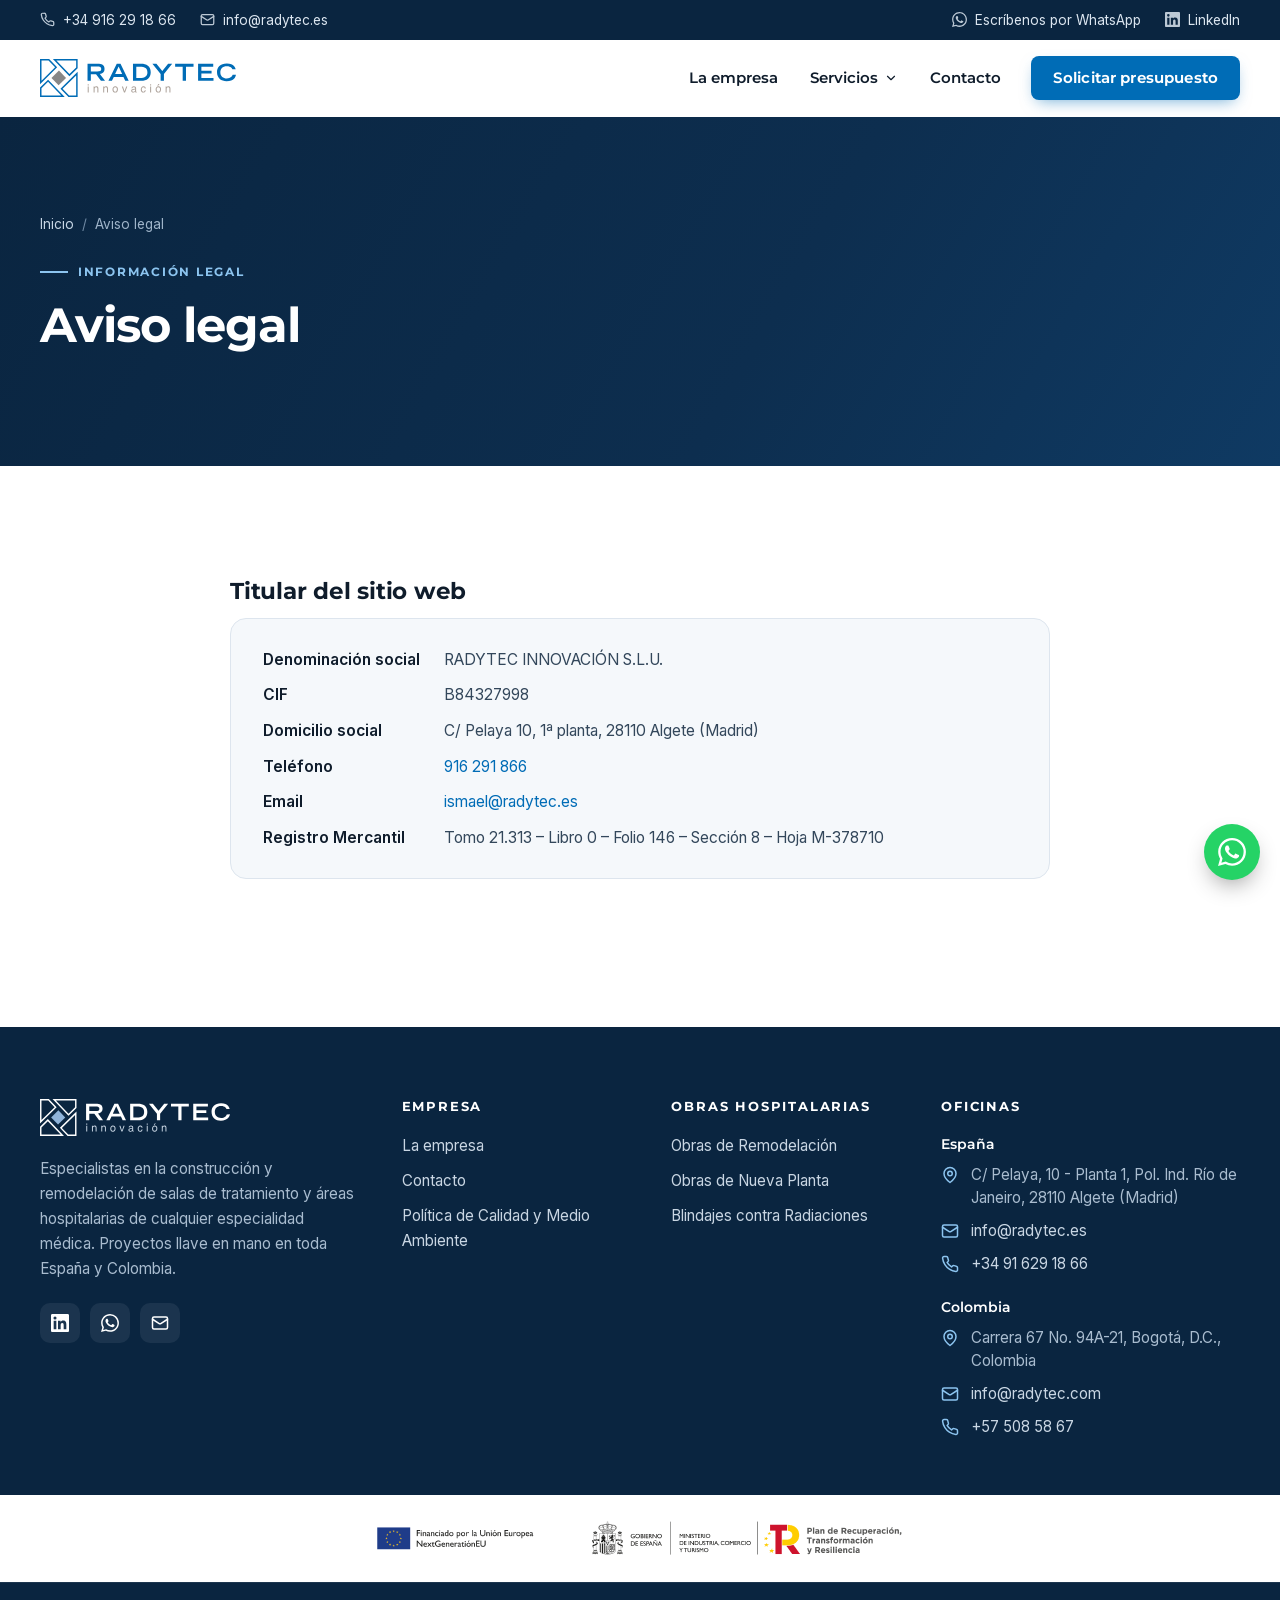
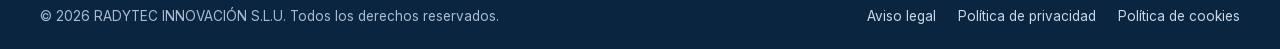
<file: aviso-legal/index.html>
<!doctype html>
<html lang="es">
<head>
<meta charset="utf-8">
<meta name="viewport" content="width=device-width, initial-scale=1">
<script>document.documentElement.classList.add('js')</script>
<title>Aviso legal | Radytec Innovación</title>
<meta name="description" content="Aviso legal de RADYTEC INNOVACIÓN S.L.U.">
<link rel="canonical" href="https://radytec.es/aviso-legal/">
<meta name="theme-color" content="#0a2540">
<meta property="og:type" content="website">
<meta property="og:locale" content="es_ES">
<meta property="og:site_name" content="Radytec Innovación">
<meta property="og:title" content="Aviso legal | Radytec Innovación">
<meta property="og:description" content="Aviso legal de RADYTEC INNOVACIÓN S.L.U.">
<meta property="og:url" content="https://radytec.es/aviso-legal/">
<meta property="og:image" content="https://radytec.es/assets/img/og-image.jpg">
<meta name="twitter:card" content="summary_large_image">
<link rel="icon" type="image/png" sizes="32x32" href="../assets/img/favicon-32.png">
<link rel="apple-touch-icon" href="../assets/img/apple-touch-icon.png">
<link rel="preload" href="../assets/fonts/montserrat-latin.woff2" as="font" type="font/woff2" crossorigin>
<link rel="preload" href="../assets/fonts/inter-latin.woff2" as="font" type="font/woff2" crossorigin>
<link rel="stylesheet" href="../assets/css/styles.css?v=1792664041">
</head>
<body>
<a class="skip-link" href="#contenido">Saltar al contenido</a>
<div class="topbar">
  <div class="container">
    <div class="topbar__group">
      <a href="tel:+34916291866"><svg viewBox="0 0 24 24" fill="none" stroke="currentColor" stroke-width="2" stroke-linecap="round" stroke-linejoin="round" aria-hidden="true" focusable="false"><path d="M22 16.92v3a2 2 0 0 1-2.18 2 19.79 19.79 0 0 1-8.63-3.07 19.5 19.5 0 0 1-6-6 19.79 19.79 0 0 1-3.07-8.67A2 2 0 0 1 4.11 2h3a2 2 0 0 1 2 1.72c.13.96.36 1.9.7 2.81a2 2 0 0 1-.45 2.11L8.09 9.91a16 16 0 0 0 6 6l1.27-1.27a2 2 0 0 1 2.11-.45c.91.34 1.85.57 2.81.7A2 2 0 0 1 22 16.92z"/></svg><span>+34 916 29 18 66</span></a>
      <a href="mailto:info@radytec.es"><svg viewBox="0 0 24 24" fill="none" stroke="currentColor" stroke-width="2" stroke-linecap="round" stroke-linejoin="round" aria-hidden="true" focusable="false"><rect x="2" y="4" width="20" height="16" rx="2"/><path d="m22 7-8.97 5.7a1.94 1.94 0 0 1-2.06 0L2 7"/></svg><span>info@radytec.es</span></a>
    </div>
    <div class="topbar__group topbar__group--secondary">
      <a href="https://api.whatsapp.com/send?phone=34660716524&text=Hola,%20quisiera%20pedir%20presupuesto" target="_blank" rel="noopener"><svg viewBox="0 0 24 24" fill="currentColor" aria-hidden="true" focusable="false"><path d="M17.47 14.38c-.3-.15-1.76-.87-2.03-.97-.27-.1-.47-.15-.67.15-.2.3-.77.97-.94 1.17-.17.2-.35.22-.65.07-.3-.15-1.26-.46-2.4-1.47-.89-.79-1.49-1.77-1.66-2.07-.17-.3-.02-.46.13-.61.13-.13.3-.35.45-.52.15-.17.2-.3.3-.5.1-.2.05-.37-.02-.52-.08-.15-.67-1.62-.92-2.22-.24-.58-.49-.5-.67-.51h-.57c-.2 0-.52.07-.79.37-.27.3-1.04 1.02-1.04 2.48s1.07 2.88 1.21 3.08c.15.2 2.1 3.2 5.08 4.49.71.31 1.26.49 1.69.63.71.23 1.36.2 1.87.12.57-.09 1.76-.72 2.01-1.41.25-.69.25-1.29.17-1.41-.07-.12-.27-.2-.57-.35zM12.05 21.79h-.01a9.87 9.87 0 0 1-5.03-1.38l-.36-.21-3.74.98 1-3.65-.24-.37a9.86 9.86 0 0 1-1.51-5.26c0-5.45 4.44-9.88 9.89-9.88 2.64 0 5.12 1.03 6.99 2.9a9.82 9.82 0 0 1 2.89 6.99c0 5.45-4.44 9.88-9.88 9.88zm8.41-18.3A11.82 11.82 0 0 0 12.05 0C5.5 0 .16 5.34.16 11.89c0 2.1.55 4.14 1.59 5.95L.06 24l6.3-1.65a11.88 11.88 0 0 0 5.68 1.45h.01c6.55 0 11.89-5.34 11.89-11.89 0-3.18-1.24-6.16-3.48-8.41z"/></svg><span>Escríbenos por WhatsApp</span></a>
      <a href="https://es.linkedin.com/company/radytec-innovaci%C3%B3n" target="_blank" rel="noopener"><svg viewBox="0 0 24 24" fill="currentColor" aria-hidden="true" focusable="false"><path d="M20.45 20.45h-3.56v-5.57c0-1.33-.02-3.04-1.85-3.04-1.86 0-2.14 1.45-2.14 2.95v5.66H9.34V9h3.42v1.56h.05c.48-.9 1.64-1.85 3.37-1.85 3.6 0 4.27 2.37 4.27 5.45v6.29zM5.34 7.43a2.06 2.06 0 1 1 0-4.13 2.06 2.06 0 0 1 0 4.13zM7.12 20.45H3.56V9h3.56v11.45zM22.22 0H1.77C.79 0 0 .77 0 1.73v20.54C0 23.23.79 24 1.77 24h20.45c.98 0 1.78-.77 1.78-1.73V1.73C24 .77 23.2 0 22.22 0z"/></svg><span>LinkedIn</span></a>
    </div>
  </div>
</div>
<header class="header">
  <div class="container">
    <a class="brand" href="../" aria-label="Radytec Innovación – inicio">
      <img src="../assets/img/logo.svg" alt="Radytec Innovación" width="196" height="38">
    </a>
    <nav class="nav" id="menu" aria-label="Principal">
      <ul class="nav__list">
        <li class="nav__item"><a class="nav__link" href="../la-empresa/">La empresa</a></li>
        <li class="nav__item nav__item--drop">
          <button class="nav__link" type="button" aria-expanded="false" aria-haspopup="true">Servicios <svg viewBox="0 0 24 24" fill="none" stroke="currentColor" stroke-width="2" stroke-linecap="round" stroke-linejoin="round" aria-hidden="true" focusable="false"><path d="m6 9 6 6 6-6"/></svg></button>
          <ul class="dropdown"><li><a href="../obras-remodelacion/"><span class="dropdown__icon"><svg viewBox="0 0 24 24" fill="none" stroke="currentColor" stroke-width="2" stroke-linecap="round" stroke-linejoin="round" aria-hidden="true" focusable="false"><path d="M14.7 6.3a1 1 0 0 0 0 1.4l1.6 1.6a1 1 0 0 0 1.4 0l3.77-3.77a6 6 0 0 1-7.94 7.94l-6.91 6.91a2.12 2.12 0 0 1-3-3l6.91-6.91a6 6 0 0 1 7.94-7.94l-3.76 3.76z"/></svg></span>
          <span><strong>Obras de Remodelación</strong><small>Diseño, implantación y reforma integral de Salas y Áreas Hospitalarias.</small></span></a></li><li><a href="../obras-nueva-planta/"><span class="dropdown__icon"><svg viewBox="0 0 24 24" fill="none" stroke="currentColor" stroke-width="2" stroke-linecap="round" stroke-linejoin="round" aria-hidden="true" focusable="false"><rect x="4" y="2" width="16" height="20" rx="2"/><path d="M9 22v-4h6v4"/><path d="M8 6h.01M16 6h.01M12 6h.01M12 10h.01M12 14h.01M16 10h.01M16 14h.01M8 10h.01M8 14h.01"/></svg></span>
          <span><strong>Obras de Nueva Planta</strong><small>Ampliación o Ejecución de Nuevas Áreas Hospitalarias.</small></span></a></li><li><a href="../blindaje-contra-radiaciones/"><span class="dropdown__icon"><svg viewBox="0 0 24 24" fill="none" stroke="currentColor" stroke-width="2" stroke-linecap="round" stroke-linejoin="round" aria-hidden="true" focusable="false"><path d="M12 12h.01"/><path d="M7.5 4.2c-.3-.5-.9-.7-1.3-.4C3.9 5.5 2.3 8.1 2 11c-.1.5.4 1 1 1h5c0-1.5.8-2.8 2-3.4-1.1-1.9-2.3-3.9-2.5-4.4z"/><path d="M21 12c.6 0 1-.4 1-1-.3-2.9-1.8-5.5-4.1-7.1-.4-.3-1.1-.2-1.3.3-.3.5-1.4 2.5-2.5 4.4 1.2.7 1.9 2 1.9 3.4h5z"/><path d="M7.5 19.8c-.3.5-.1 1.1.4 1.3 2.6 1.2 5.6 1.2 8.2 0 .5-.2.7-.8.4-1.3-.3-.5-1.4-2.4-2.5-4.3-1.2.7-2.8.7-4 0-1.1 1.9-2.2 3.8-2.5 4.3z"/></svg></span>
          <span><strong>Blindajes contra Radiaciones</strong><small>Blindajes contra Radiaciones para Radioterapia, Radiodiagnóstico y Radiofarmacia.</small></span></a></li></ul>
        </li>
        <li class="nav__item"><a class="nav__link" href="../contacto/">Contacto</a></li>
      </ul>
      <a class="btn btn--primary header__cta" href="../contacto/#formulario">Solicitar presupuesto</a>
    </nav>
    <button class="nav-toggle" type="button" aria-controls="menu" aria-expanded="false" aria-label="Abrir menú">
      <svg class="icon-open" viewBox="0 0 24 24" fill="none" stroke="currentColor" stroke-width="2" stroke-linecap="round" stroke-linejoin="round" aria-hidden="true" focusable="false"><path d="M4 6h16"/><path d="M4 12h16"/><path d="M4 18h16"/></svg><svg class="icon-close" viewBox="0 0 24 24" fill="none" stroke="currentColor" stroke-width="2" stroke-linecap="round" stroke-linejoin="round" aria-hidden="true" focusable="false"><path d="M18 6 6 18"/><path d="m6 6 12 12"/></svg>
    </button>
  </div>
</header>
<main id="contenido">
<section class="page-hero page-hero--plain">
  <div class="container">
    <nav aria-label="Ruta de navegación"><ol class="breadcrumb"><li><a href="../">Inicio</a></li><li aria-current="page">Aviso legal</li></ol></nav>
    <span class="eyebrow">Información legal</span>
    <h1>Aviso legal</h1>
  </div>
</section>
<section class="section">
  <div class="container container--narrow">
    <h2 style="font-size:1.45rem">Titular del sitio web</h2>
<div class="legal-card"><dl>
  <dt>Denominación social</dt><dd>RADYTEC INNOVACIÓN S.L.U.</dd>
  <dt>CIF</dt><dd>B84327998</dd>
  <dt>Domicilio social</dt><dd>C/ Pelaya 10, 1ª planta, 28110 Algete (Madrid)</dd>
  <dt>Teléfono</dt><dd><a href="tel:+34916291866">916 291 866</a></dd>
  <dt>Email</dt><dd><a href="mailto:ismael@radytec.es">ismael@radytec.es</a></dd>
  <dt>Registro Mercantil</dt><dd>Tomo 21.313 – Libro 0 – Folio 146 – Sección 8 – Hoja M-378710</dd>
</dl></div>
    <div class="prose"></div>
  </div>
</section></main>
<footer class="footer">
  <div class="container footer__main">
    <div class="footer__brand">
      <img src="../assets/img/logo-blanco.svg" alt="Radytec Innovación" width="190" height="37" loading="lazy">
      <p>Especialistas en la construcción y remodelación de salas de tratamiento y áreas hospitalarias de cualquier especialidad médica. Proyectos llave en mano en toda España y Colombia.</p>
      <div class="social">
        <a href="https://es.linkedin.com/company/radytec-innovaci%C3%B3n" target="_blank" rel="noopener" aria-label="LinkedIn de Radytec"><svg viewBox="0 0 24 24" fill="currentColor" aria-hidden="true" focusable="false"><path d="M20.45 20.45h-3.56v-5.57c0-1.33-.02-3.04-1.85-3.04-1.86 0-2.14 1.45-2.14 2.95v5.66H9.34V9h3.42v1.56h.05c.48-.9 1.64-1.85 3.37-1.85 3.6 0 4.27 2.37 4.27 5.45v6.29zM5.34 7.43a2.06 2.06 0 1 1 0-4.13 2.06 2.06 0 0 1 0 4.13zM7.12 20.45H3.56V9h3.56v11.45zM22.22 0H1.77C.79 0 0 .77 0 1.73v20.54C0 23.23.79 24 1.77 24h20.45c.98 0 1.78-.77 1.78-1.73V1.73C24 .77 23.2 0 22.22 0z"/></svg></a>
        <a href="https://api.whatsapp.com/send?phone=34660716524&text=Hola,%20quisiera%20pedir%20presupuesto" target="_blank" rel="noopener" aria-label="WhatsApp de Radytec"><svg viewBox="0 0 24 24" fill="currentColor" aria-hidden="true" focusable="false"><path d="M17.47 14.38c-.3-.15-1.76-.87-2.03-.97-.27-.1-.47-.15-.67.15-.2.3-.77.97-.94 1.17-.17.2-.35.22-.65.07-.3-.15-1.26-.46-2.4-1.47-.89-.79-1.49-1.77-1.66-2.07-.17-.3-.02-.46.13-.61.13-.13.3-.35.45-.52.15-.17.2-.3.3-.5.1-.2.05-.37-.02-.52-.08-.15-.67-1.62-.92-2.22-.24-.58-.49-.5-.67-.51h-.57c-.2 0-.52.07-.79.37-.27.3-1.04 1.02-1.04 2.48s1.07 2.88 1.21 3.08c.15.2 2.1 3.2 5.08 4.49.71.31 1.26.49 1.69.63.71.23 1.36.2 1.87.12.57-.09 1.76-.72 2.01-1.41.25-.69.25-1.29.17-1.41-.07-.12-.27-.2-.57-.35zM12.05 21.79h-.01a9.87 9.87 0 0 1-5.03-1.38l-.36-.21-3.74.98 1-3.65-.24-.37a9.86 9.86 0 0 1-1.51-5.26c0-5.45 4.44-9.88 9.89-9.88 2.64 0 5.12 1.03 6.99 2.9a9.82 9.82 0 0 1 2.89 6.99c0 5.45-4.44 9.88-9.88 9.88zm8.41-18.3A11.82 11.82 0 0 0 12.05 0C5.5 0 .16 5.34.16 11.89c0 2.1.55 4.14 1.59 5.95L.06 24l6.3-1.65a11.88 11.88 0 0 0 5.68 1.45h.01c6.55 0 11.89-5.34 11.89-11.89 0-3.18-1.24-6.16-3.48-8.41z"/></svg></a>
        <a href="mailto:info@radytec.es" aria-label="Correo electrónico de Radytec"><svg viewBox="0 0 24 24" fill="none" stroke="currentColor" stroke-width="2" stroke-linecap="round" stroke-linejoin="round" aria-hidden="true" focusable="false"><rect x="2" y="4" width="20" height="16" rx="2"/><path d="m22 7-8.97 5.7a1.94 1.94 0 0 1-2.06 0L2 7"/></svg></a>
      </div>
    </div>
    <nav aria-label="Empresa">
      <h2>Empresa</h2>
      <ul>
        <li><a href="../la-empresa/">La empresa</a></li>
        <li><a href="../contacto/">Contacto</a></li>
        <li><a href="../politica-de-calidad-y-medio-ambiente/">Política de Calidad y Medio Ambiente</a></li>
      </ul>
    </nav>
    <nav aria-label="Servicios">
      <h2>Obras hospitalarias</h2>
      <ul><li><a href="../obras-remodelacion/">Obras de Remodelación</a></li><li><a href="../obras-nueva-planta/">Obras de Nueva Planta</a></li><li><a href="../blindaje-contra-radiaciones/">Blindajes contra Radiaciones</a></li></ul>
    </nav>
    <div>
      <h2>Oficinas</h2>
      <div class="footer__office"><strong>España</strong>
        <ul class="contact-list">
          <li><svg viewBox="0 0 24 24" fill="none" stroke="currentColor" stroke-width="2" stroke-linecap="round" stroke-linejoin="round" aria-hidden="true" focusable="false"><path d="M20 10c0 6-8 12-8 12s-8-6-8-12a8 8 0 0 1 16 0Z"/><circle cx="12" cy="10" r="3"/></svg><span>C/ Pelaya, 10 - Planta 1, Pol. Ind. Río de Janeiro, 28110 Algete (Madrid)</span></li>
          <li><svg viewBox="0 0 24 24" fill="none" stroke="currentColor" stroke-width="2" stroke-linecap="round" stroke-linejoin="round" aria-hidden="true" focusable="false"><rect x="2" y="4" width="20" height="16" rx="2"/><path d="m22 7-8.97 5.7a1.94 1.94 0 0 1-2.06 0L2 7"/></svg><a href="mailto:info@radytec.es">info@radytec.es</a></li>
          <li><svg viewBox="0 0 24 24" fill="none" stroke="currentColor" stroke-width="2" stroke-linecap="round" stroke-linejoin="round" aria-hidden="true" focusable="false"><path d="M22 16.92v3a2 2 0 0 1-2.18 2 19.79 19.79 0 0 1-8.63-3.07 19.5 19.5 0 0 1-6-6 19.79 19.79 0 0 1-3.07-8.67A2 2 0 0 1 4.11 2h3a2 2 0 0 1 2 1.72c.13.96.36 1.9.7 2.81a2 2 0 0 1-.45 2.11L8.09 9.91a16 16 0 0 0 6 6l1.27-1.27a2 2 0 0 1 2.11-.45c.91.34 1.85.57 2.81.7A2 2 0 0 1 22 16.92z"/></svg><a href="tel:+34916291866">+34 91 629 18 66</a></li>
        </ul></div><div class="footer__office"><strong>Colombia</strong>
        <ul class="contact-list">
          <li><svg viewBox="0 0 24 24" fill="none" stroke="currentColor" stroke-width="2" stroke-linecap="round" stroke-linejoin="round" aria-hidden="true" focusable="false"><path d="M20 10c0 6-8 12-8 12s-8-6-8-12a8 8 0 0 1 16 0Z"/><circle cx="12" cy="10" r="3"/></svg><span>Carrera 67 No. 94A-21, Bogotá, D.C., Colombia</span></li>
          <li><svg viewBox="0 0 24 24" fill="none" stroke="currentColor" stroke-width="2" stroke-linecap="round" stroke-linejoin="round" aria-hidden="true" focusable="false"><rect x="2" y="4" width="20" height="16" rx="2"/><path d="m22 7-8.97 5.7a1.94 1.94 0 0 1-2.06 0L2 7"/></svg><a href="mailto:info@radytec.com">info@radytec.com</a></li>
          <li><svg viewBox="0 0 24 24" fill="none" stroke="currentColor" stroke-width="2" stroke-linecap="round" stroke-linejoin="round" aria-hidden="true" focusable="false"><path d="M22 16.92v3a2 2 0 0 1-2.18 2 19.79 19.79 0 0 1-8.63-3.07 19.5 19.5 0 0 1-6-6 19.79 19.79 0 0 1-3.07-8.67A2 2 0 0 1 4.11 2h3a2 2 0 0 1 2 1.72c.13.96.36 1.9.7 2.81a2 2 0 0 1-.45 2.11L8.09 9.91a16 16 0 0 0 6 6l1.27-1.27a2 2 0 0 1 2.11-.45c.91.34 1.85.57 2.81.7A2 2 0 0 1 22 16.92z"/></svg><a href="tel:+575085867">+57 508 58 67</a></li>
        </ul></div>
    </div>
  </div>
  <div class="funding">
    <div class="container">
      <img src="../assets/img/logos-financiacion.png" width="537" height="51" loading="lazy"
           alt="Financiado por la Unión Europea – NextGenerationEU. Gobierno de España, Ministerio de Industria, Comercio y Turismo. Plan de Recuperación, Transformación y Resiliencia">
    </div>
  </div>
  <div class="footer__bottom">
    <div class="container">
      <span>© <span data-year>2026</span> RADYTEC INNOVACIÓN S.L.U. Todos los derechos reservados.</span>
      <nav class="footer__legal" aria-label="Información legal">
        <a href="../aviso-legal/">Aviso legal</a>
        <a href="../politica-de-privacidad/">Política de privacidad</a>
        <a href="../politica-de-cookies/">Política de cookies</a>
      </nav>
    </div>
  </div>
</footer>
<a class="whatsapp-fab" href="https://api.whatsapp.com/send?phone=34660716524&text=Hola,%20quisiera%20pedir%20presupuesto" target="_blank" rel="noopener" aria-label="Escríbenos por WhatsApp"><svg viewBox="0 0 24 24" fill="currentColor" aria-hidden="true" focusable="false"><path d="M17.47 14.38c-.3-.15-1.76-.87-2.03-.97-.27-.1-.47-.15-.67.15-.2.3-.77.97-.94 1.17-.17.2-.35.22-.65.07-.3-.15-1.26-.46-2.4-1.47-.89-.79-1.49-1.77-1.66-2.07-.17-.3-.02-.46.13-.61.13-.13.3-.35.45-.52.15-.17.2-.3.3-.5.1-.2.05-.37-.02-.52-.08-.15-.67-1.62-.92-2.22-.24-.58-.49-.5-.67-.51h-.57c-.2 0-.52.07-.79.37-.27.3-1.04 1.02-1.04 2.48s1.07 2.88 1.21 3.08c.15.2 2.1 3.2 5.08 4.49.71.31 1.26.49 1.69.63.71.23 1.36.2 1.87.12.57-.09 1.76-.72 2.01-1.41.25-.69.25-1.29.17-1.41-.07-.12-.27-.2-.57-.35zM12.05 21.79h-.01a9.87 9.87 0 0 1-5.03-1.38l-.36-.21-3.74.98 1-3.65-.24-.37a9.86 9.86 0 0 1-1.51-5.26c0-5.45 4.44-9.88 9.89-9.88 2.64 0 5.12 1.03 6.99 2.9a9.82 9.82 0 0 1 2.89 6.99c0 5.45-4.44 9.88-9.88 9.88zm8.41-18.3A11.82 11.82 0 0 0 12.05 0C5.5 0 .16 5.34.16 11.89c0 2.1.55 4.14 1.59 5.95L.06 24l6.3-1.65a11.88 11.88 0 0 0 5.68 1.45h.01c6.55 0 11.89-5.34 11.89-11.89 0-3.18-1.24-6.16-3.48-8.41z"/></svg></a>
<script src="../assets/js/main.js?v=1792664041" defer></script>
</body>
</html>
</file>
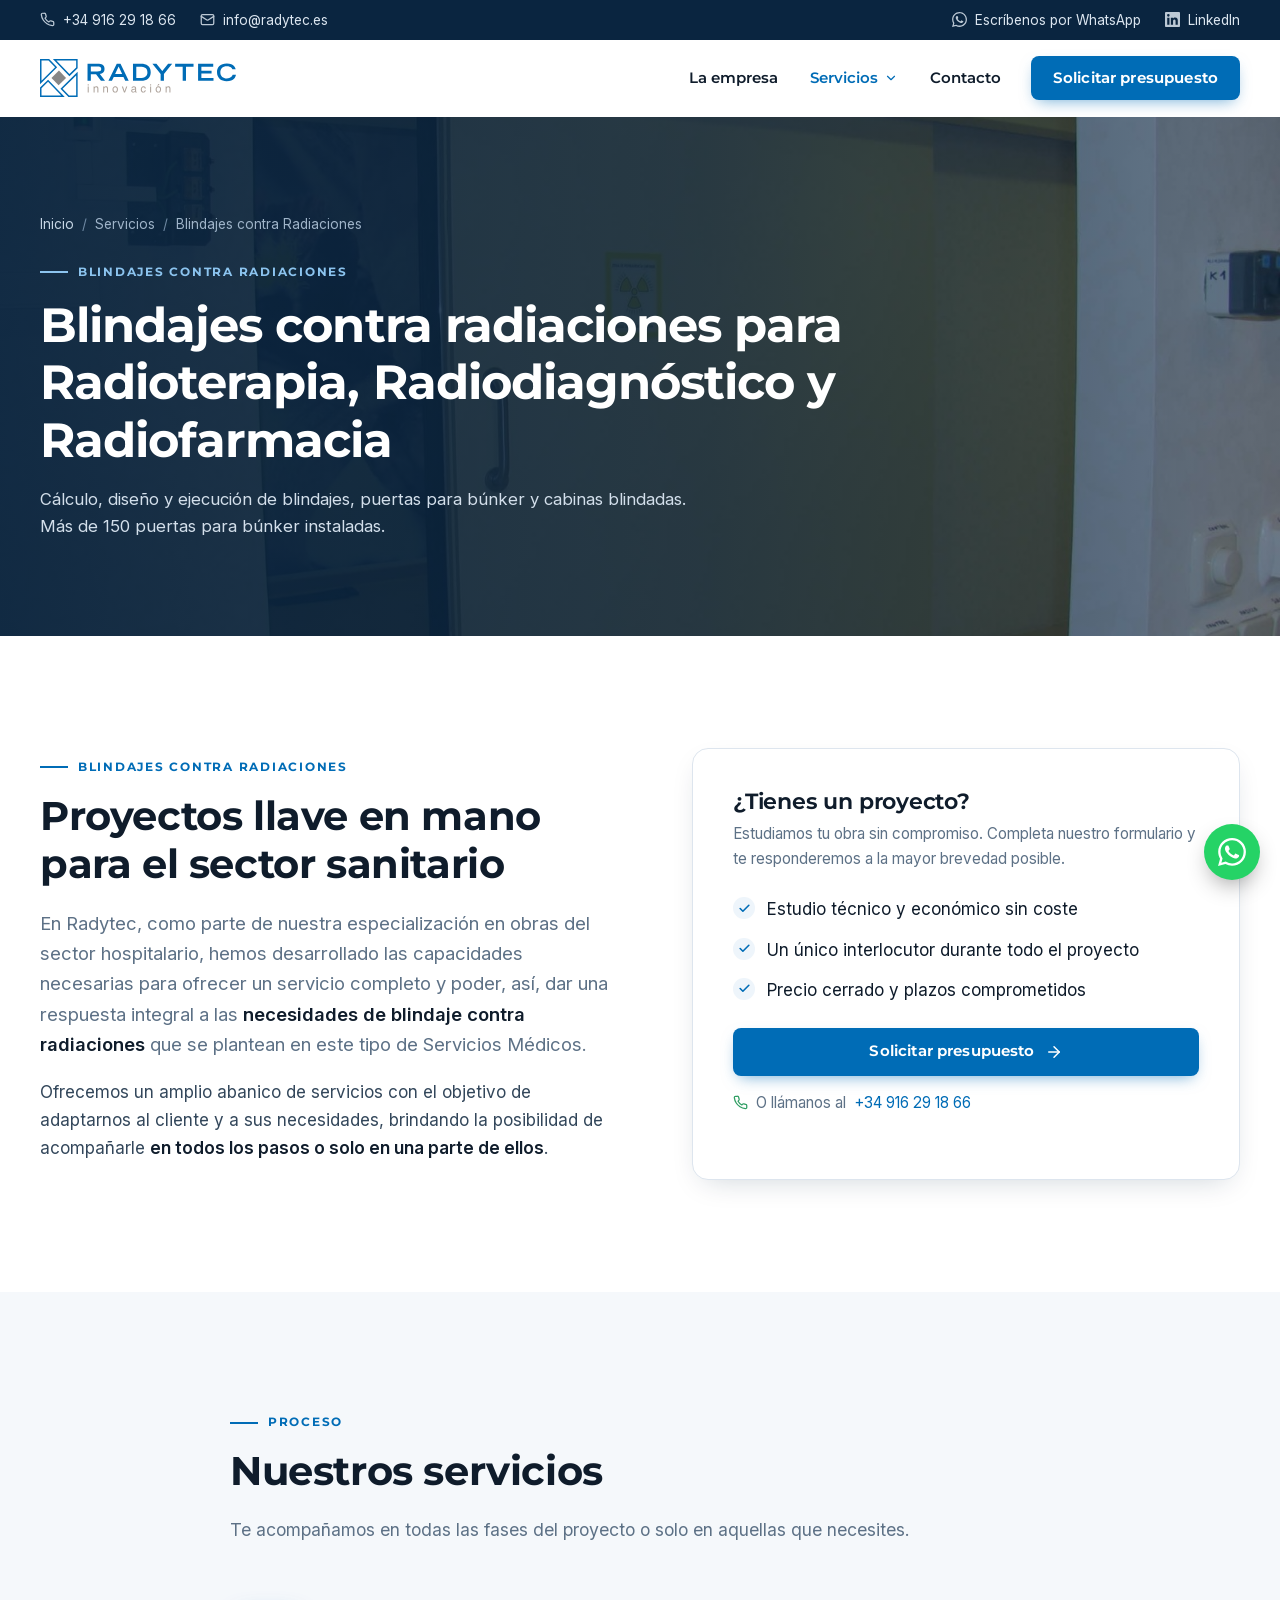
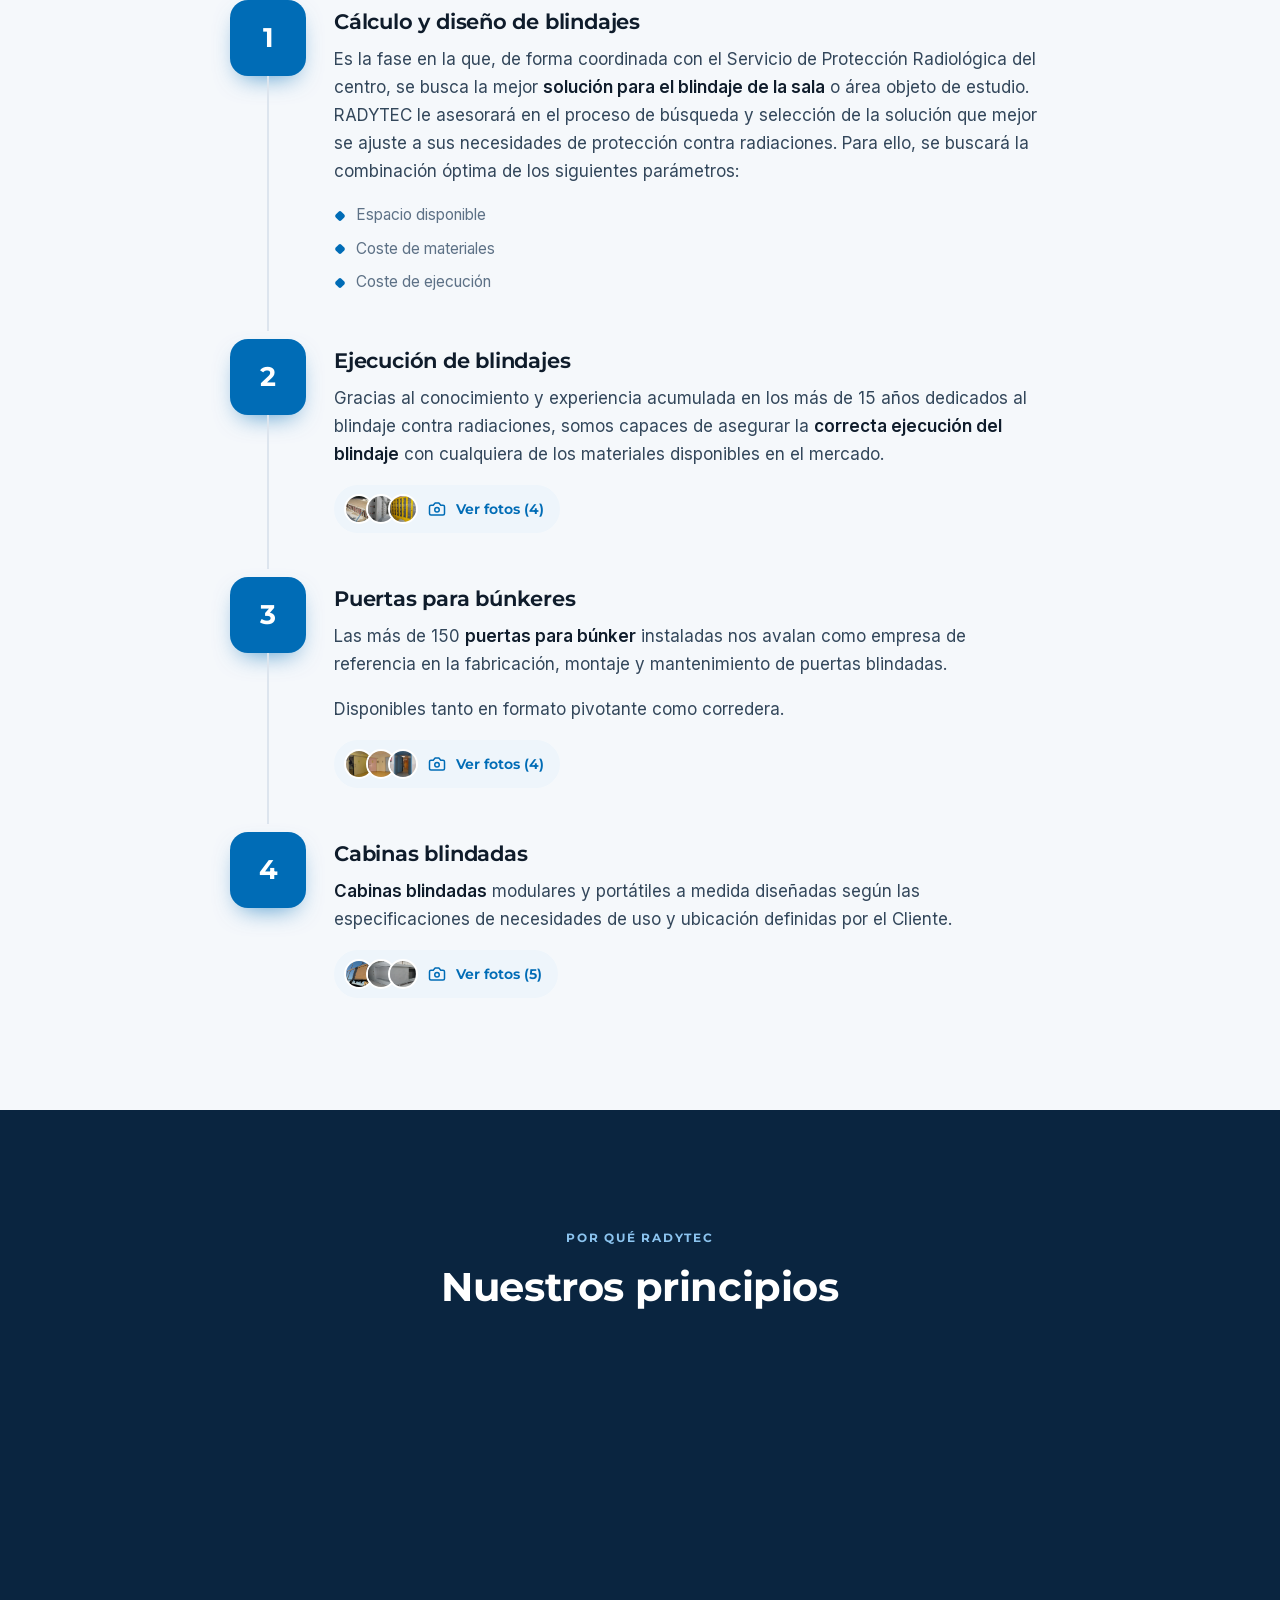
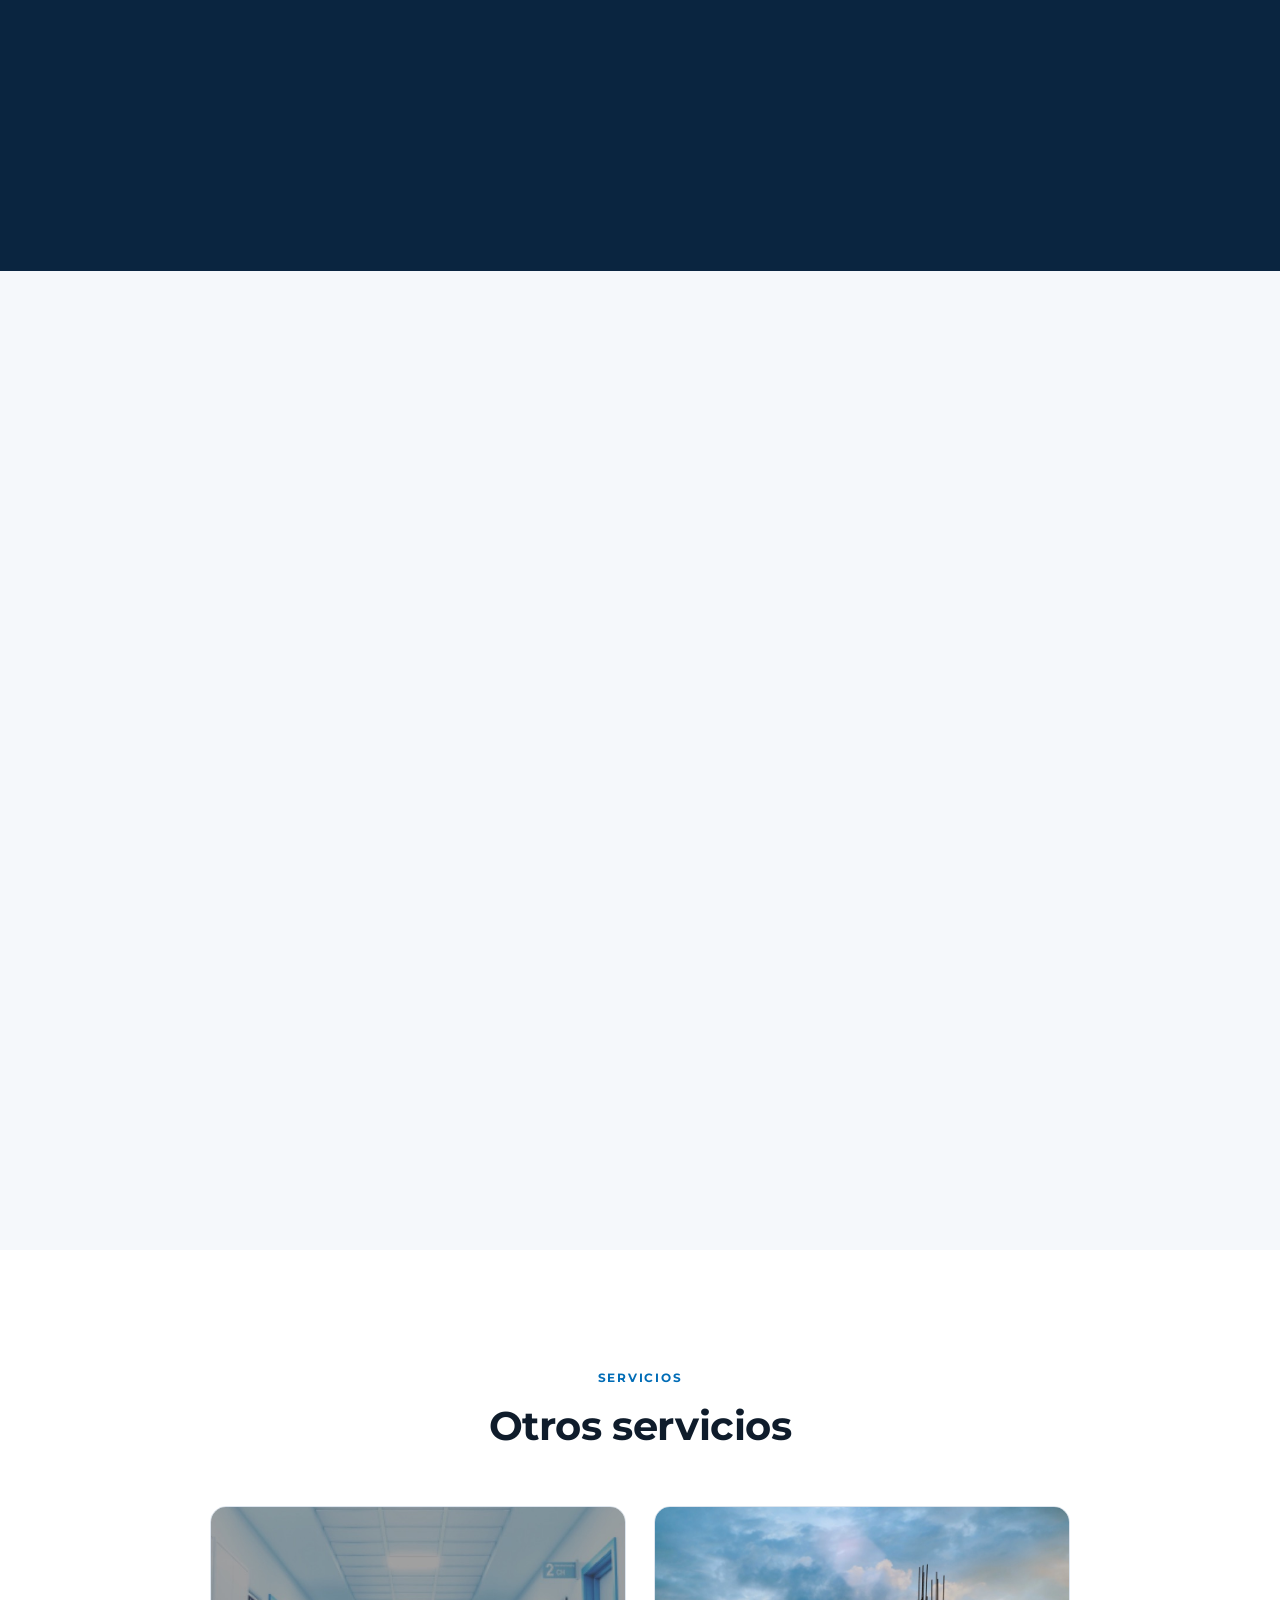
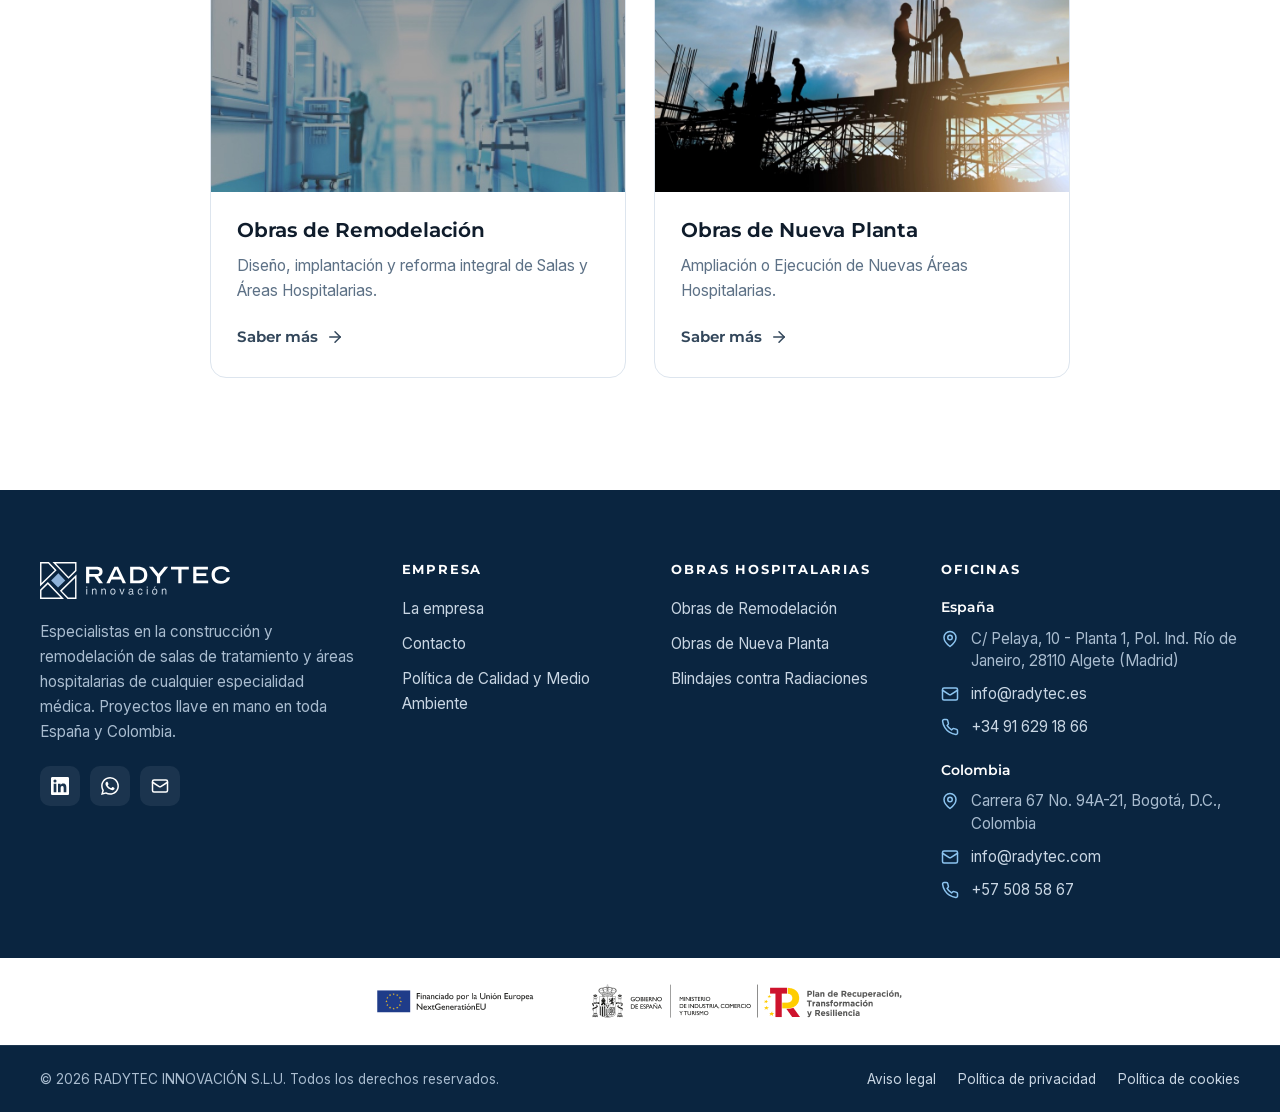
<file: blindaje-contra-radiaciones/index.html>
<!doctype html>
<html lang="es">
<head>
<meta charset="utf-8">
<meta name="viewport" content="width=device-width, initial-scale=1">
<script>document.documentElement.classList.add('js')</script>
<title>Blindaje contra radiaciones | Puertas para Búnker | Radytec Innovación</title>
<meta name="description" content="Expertos en Blindajes contra radiaciones para Radioterapia, Radiodiagnóstico y Radiofarmacia. Puertas para búnker y cabinas blindadas.">
<link rel="canonical" href="https://radytec.es/blindaje-contra-radiaciones/">
<meta name="theme-color" content="#0a2540">
<meta property="og:type" content="website">
<meta property="og:locale" content="es_ES">
<meta property="og:site_name" content="Radytec Innovación">
<meta property="og:title" content="Blindaje contra radiaciones | Puertas para Búnker | Radytec Innovación">
<meta property="og:description" content="Expertos en Blindajes contra radiaciones para Radioterapia, Radiodiagnóstico y Radiofarmacia. Puertas para búnker y cabinas blindadas.">
<meta property="og:url" content="https://radytec.es/blindaje-contra-radiaciones/">
<meta property="og:image" content="https://radytec.es/assets/img/og-image.jpg">
<meta name="twitter:card" content="summary_large_image">
<link rel="icon" type="image/png" sizes="32x32" href="../assets/img/favicon-32.png">
<link rel="apple-touch-icon" href="../assets/img/apple-touch-icon.png">
<link rel="preload" href="../assets/fonts/montserrat-latin.woff2" as="font" type="font/woff2" crossorigin>
<link rel="preload" href="../assets/fonts/inter-latin.woff2" as="font" type="font/woff2" crossorigin>
<link rel="stylesheet" href="../assets/css/styles.css?v=1792664041">
</head>
<body>
<a class="skip-link" href="#contenido">Saltar al contenido</a>
<div class="topbar">
  <div class="container">
    <div class="topbar__group">
      <a href="tel:+34916291866"><svg viewBox="0 0 24 24" fill="none" stroke="currentColor" stroke-width="2" stroke-linecap="round" stroke-linejoin="round" aria-hidden="true" focusable="false"><path d="M22 16.92v3a2 2 0 0 1-2.18 2 19.79 19.79 0 0 1-8.63-3.07 19.5 19.5 0 0 1-6-6 19.79 19.79 0 0 1-3.07-8.67A2 2 0 0 1 4.11 2h3a2 2 0 0 1 2 1.72c.13.96.36 1.9.7 2.81a2 2 0 0 1-.45 2.11L8.09 9.91a16 16 0 0 0 6 6l1.27-1.27a2 2 0 0 1 2.11-.45c.91.34 1.85.57 2.81.7A2 2 0 0 1 22 16.92z"/></svg><span>+34 916 29 18 66</span></a>
      <a href="mailto:info@radytec.es"><svg viewBox="0 0 24 24" fill="none" stroke="currentColor" stroke-width="2" stroke-linecap="round" stroke-linejoin="round" aria-hidden="true" focusable="false"><rect x="2" y="4" width="20" height="16" rx="2"/><path d="m22 7-8.97 5.7a1.94 1.94 0 0 1-2.06 0L2 7"/></svg><span>info@radytec.es</span></a>
    </div>
    <div class="topbar__group topbar__group--secondary">
      <a href="https://api.whatsapp.com/send?phone=34660716524&text=Hola,%20quisiera%20pedir%20presupuesto" target="_blank" rel="noopener"><svg viewBox="0 0 24 24" fill="currentColor" aria-hidden="true" focusable="false"><path d="M17.47 14.38c-.3-.15-1.76-.87-2.03-.97-.27-.1-.47-.15-.67.15-.2.3-.77.97-.94 1.17-.17.2-.35.22-.65.07-.3-.15-1.26-.46-2.4-1.47-.89-.79-1.49-1.77-1.66-2.07-.17-.3-.02-.46.13-.61.13-.13.3-.35.45-.52.15-.17.2-.3.3-.5.1-.2.05-.37-.02-.52-.08-.15-.67-1.62-.92-2.22-.24-.58-.49-.5-.67-.51h-.57c-.2 0-.52.07-.79.37-.27.3-1.04 1.02-1.04 2.48s1.07 2.88 1.21 3.08c.15.2 2.1 3.2 5.08 4.49.71.31 1.26.49 1.69.63.71.23 1.36.2 1.87.12.57-.09 1.76-.72 2.01-1.41.25-.69.25-1.29.17-1.41-.07-.12-.27-.2-.57-.35zM12.05 21.79h-.01a9.87 9.87 0 0 1-5.03-1.38l-.36-.21-3.74.98 1-3.65-.24-.37a9.86 9.86 0 0 1-1.51-5.26c0-5.45 4.44-9.88 9.89-9.88 2.64 0 5.12 1.03 6.99 2.9a9.82 9.82 0 0 1 2.89 6.99c0 5.45-4.44 9.88-9.88 9.88zm8.41-18.3A11.82 11.82 0 0 0 12.05 0C5.5 0 .16 5.34.16 11.89c0 2.1.55 4.14 1.59 5.95L.06 24l6.3-1.65a11.88 11.88 0 0 0 5.68 1.45h.01c6.55 0 11.89-5.34 11.89-11.89 0-3.18-1.24-6.16-3.48-8.41z"/></svg><span>Escríbenos por WhatsApp</span></a>
      <a href="https://es.linkedin.com/company/radytec-innovaci%C3%B3n" target="_blank" rel="noopener"><svg viewBox="0 0 24 24" fill="currentColor" aria-hidden="true" focusable="false"><path d="M20.45 20.45h-3.56v-5.57c0-1.33-.02-3.04-1.85-3.04-1.86 0-2.14 1.45-2.14 2.95v5.66H9.34V9h3.42v1.56h.05c.48-.9 1.64-1.85 3.37-1.85 3.6 0 4.27 2.37 4.27 5.45v6.29zM5.34 7.43a2.06 2.06 0 1 1 0-4.13 2.06 2.06 0 0 1 0 4.13zM7.12 20.45H3.56V9h3.56v11.45zM22.22 0H1.77C.79 0 0 .77 0 1.73v20.54C0 23.23.79 24 1.77 24h20.45c.98 0 1.78-.77 1.78-1.73V1.73C24 .77 23.2 0 22.22 0z"/></svg><span>LinkedIn</span></a>
    </div>
  </div>
</div>
<header class="header">
  <div class="container">
    <a class="brand" href="../" aria-label="Radytec Innovación – inicio">
      <img src="../assets/img/logo.svg" alt="Radytec Innovación" width="196" height="38">
    </a>
    <nav class="nav" id="menu" aria-label="Principal">
      <ul class="nav__list">
        <li class="nav__item"><a class="nav__link" href="../la-empresa/">La empresa</a></li>
        <li class="nav__item nav__item--drop is-current">
          <button class="nav__link" type="button" aria-expanded="false" aria-haspopup="true">Servicios <svg viewBox="0 0 24 24" fill="none" stroke="currentColor" stroke-width="2" stroke-linecap="round" stroke-linejoin="round" aria-hidden="true" focusable="false"><path d="m6 9 6 6 6-6"/></svg></button>
          <ul class="dropdown"><li><a href="../obras-remodelacion/"><span class="dropdown__icon"><svg viewBox="0 0 24 24" fill="none" stroke="currentColor" stroke-width="2" stroke-linecap="round" stroke-linejoin="round" aria-hidden="true" focusable="false"><path d="M14.7 6.3a1 1 0 0 0 0 1.4l1.6 1.6a1 1 0 0 0 1.4 0l3.77-3.77a6 6 0 0 1-7.94 7.94l-6.91 6.91a2.12 2.12 0 0 1-3-3l6.91-6.91a6 6 0 0 1 7.94-7.94l-3.76 3.76z"/></svg></span>
          <span><strong>Obras de Remodelación</strong><small>Diseño, implantación y reforma integral de Salas y Áreas Hospitalarias.</small></span></a></li><li><a href="../obras-nueva-planta/"><span class="dropdown__icon"><svg viewBox="0 0 24 24" fill="none" stroke="currentColor" stroke-width="2" stroke-linecap="round" stroke-linejoin="round" aria-hidden="true" focusable="false"><rect x="4" y="2" width="16" height="20" rx="2"/><path d="M9 22v-4h6v4"/><path d="M8 6h.01M16 6h.01M12 6h.01M12 10h.01M12 14h.01M16 10h.01M16 14h.01M8 10h.01M8 14h.01"/></svg></span>
          <span><strong>Obras de Nueva Planta</strong><small>Ampliación o Ejecución de Nuevas Áreas Hospitalarias.</small></span></a></li><li><a href="../blindaje-contra-radiaciones/" aria-current="page"><span class="dropdown__icon"><svg viewBox="0 0 24 24" fill="none" stroke="currentColor" stroke-width="2" stroke-linecap="round" stroke-linejoin="round" aria-hidden="true" focusable="false"><path d="M12 12h.01"/><path d="M7.5 4.2c-.3-.5-.9-.7-1.3-.4C3.9 5.5 2.3 8.1 2 11c-.1.5.4 1 1 1h5c0-1.5.8-2.8 2-3.4-1.1-1.9-2.3-3.9-2.5-4.4z"/><path d="M21 12c.6 0 1-.4 1-1-.3-2.9-1.8-5.5-4.1-7.1-.4-.3-1.1-.2-1.3.3-.3.5-1.4 2.5-2.5 4.4 1.2.7 1.9 2 1.9 3.4h5z"/><path d="M7.5 19.8c-.3.5-.1 1.1.4 1.3 2.6 1.2 5.6 1.2 8.2 0 .5-.2.7-.8.4-1.3-.3-.5-1.4-2.4-2.5-4.3-1.2.7-2.8.7-4 0-1.1 1.9-2.2 3.8-2.5 4.3z"/></svg></span>
          <span><strong>Blindajes contra Radiaciones</strong><small>Blindajes contra Radiaciones para Radioterapia, Radiodiagnóstico y Radiofarmacia.</small></span></a></li></ul>
        </li>
        <li class="nav__item"><a class="nav__link" href="../contacto/">Contacto</a></li>
      </ul>
      <a class="btn btn--primary header__cta" href="../contacto/#formulario">Solicitar presupuesto</a>
    </nav>
    <button class="nav-toggle" type="button" aria-controls="menu" aria-expanded="false" aria-label="Abrir menú">
      <svg class="icon-open" viewBox="0 0 24 24" fill="none" stroke="currentColor" stroke-width="2" stroke-linecap="round" stroke-linejoin="round" aria-hidden="true" focusable="false"><path d="M4 6h16"/><path d="M4 12h16"/><path d="M4 18h16"/></svg><svg class="icon-close" viewBox="0 0 24 24" fill="none" stroke="currentColor" stroke-width="2" stroke-linecap="round" stroke-linejoin="round" aria-hidden="true" focusable="false"><path d="M18 6 6 18"/><path d="m6 6 12 12"/></svg>
    </button>
  </div>
</header>
<main id="contenido">
<section class="page-hero">
  <div class="page-hero__bg"><img src="../assets/img/galeria/puertas-1.jpg" alt="" fetchpriority="high"></div>
  <div class="container">
    <nav aria-label="Ruta de navegación"><ol class="breadcrumb"><li><a href="../">Inicio</a></li><li aria-current="page">Servicios</li><li aria-current="page">Blindajes contra Radiaciones</li></ol></nav>
    <span class="eyebrow">Blindajes contra Radiaciones</span>
    <h1>Blindajes contra radiaciones para Radioterapia, Radiodiagnóstico y Radiofarmacia</h1>
    <p>Cálculo, diseño y ejecución de blindajes, puertas para búnker y cabinas blindadas. Más de 150 puertas para búnker instaladas.</p>
  </div>
</section>
<section class="section" aria-labelledby="intro">
  <div class="container split split--top">
    <div class="reveal">
      <span class="eyebrow">Blindajes contra Radiaciones</span>
      <h2 id="intro">Proyectos llave en mano para el sector sanitario</h2>
      <p class="lead">En Radytec, como parte de nuestra especialización en obras del sector hospitalario, hemos desarrollado las capacidades necesarias para ofrecer un servicio completo y poder, así, dar una respuesta integral a las <strong>necesidades de blindaje contra radiaciones</strong> que se plantean en este tipo de Servicios Médicos.</p><p>Ofrecemos un amplio abanico de servicios con el objetivo de adaptarnos al cliente y a sus necesidades, brindando la posibilidad de acompañarle <strong>en todos los pasos o solo en una parte de ellos</strong>.</p>
    </div>
    <aside class="form-card reveal" aria-label="Solicitar presupuesto">
      <h3>¿Tienes un proyecto?</h3>
      <p>Estudiamos tu obra sin compromiso. Completa nuestro formulario y te responderemos a la mayor brevedad posible.</p>
      <ul class="checklist" style="margin:0 0 24px">
        <li>Estudio técnico y económico sin coste</li>
        <li>Un único interlocutor durante todo el proyecto</li>
        <li>Precio cerrado y plazos comprometidos</li>
      </ul>
      <a class="btn btn--primary btn--block" href="#formulario">Solicitar presupuesto <svg viewBox="0 0 24 24" fill="none" stroke="currentColor" stroke-width="2" stroke-linecap="round" stroke-linejoin="round" aria-hidden="true" focusable="false"><path d="M5 12h14"/><path d="m12 5 7 7-7 7"/></svg></a>
      <p class="form-note" style="margin-top:14px"><svg viewBox="0 0 24 24" fill="none" stroke="currentColor" stroke-width="2" stroke-linecap="round" stroke-linejoin="round" aria-hidden="true" focusable="false"><path d="M22 16.92v3a2 2 0 0 1-2.18 2 19.79 19.79 0 0 1-8.63-3.07 19.5 19.5 0 0 1-6-6 19.79 19.79 0 0 1-3.07-8.67A2 2 0 0 1 4.11 2h3a2 2 0 0 1 2 1.72c.13.96.36 1.9.7 2.81a2 2 0 0 1-.45 2.11L8.09 9.91a16 16 0 0 0 6 6l1.27-1.27a2 2 0 0 1 2.11-.45c.91.34 1.85.57 2.81.7A2 2 0 0 1 22 16.92z"/></svg>O llámanos al <a href="tel:+34916291866">+34 916 29 18 66</a></p>
    </aside>
  </div>
</section>
<section class="section section--alt" aria-labelledby="servicios">
  <div class="container container--narrow">
    <div class="section-head"><span class="eyebrow">Proceso</span><h2 id="servicios">Nuestros servicios</h2>
      <p>Te acompañamos en todas las fases del proyecto o solo en aquellas que necesites.</p></div>
    <div class="steps"><div class="step reveal">
      <div class="step__num" aria-hidden="true">1</div>
      <div class="step__body"><h3><span class="visually-hidden">1. </span>Cálculo y diseño de blindajes</h3><p>Es la fase en la que, de forma coordinada con el Servicio de Protección Radiológica del centro, se busca la mejor <strong>solución para el blindaje de la sala</strong> o área objeto de estudio. RADYTEC le asesorará en el proceso de búsqueda y selección de la solución que mejor se ajuste a sus necesidades de protección contra radiaciones. Para ello, se buscará la combinación óptima de los siguientes parámetros:</p><ul><li>Espacio disponible</li><li>Coste de materiales</li><li>Coste de ejecución</li></ul></div>
    </div><div class="step reveal">
      <div class="step__num" aria-hidden="true">2</div>
      <div class="step__body"><h3><span class="visually-hidden">2. </span>Ejecución de blindajes</h3><p>Gracias al conocimiento y experiencia acumulada en los más de 15 años dedicados al blindaje contra radiaciones, somos capaces de asegurar la <strong>correcta ejecución del blindaje</strong> con cualquiera de los materiales disponibles en el mercado.</p><div class="step__gallery"><button type="button" class="gallery-btn" data-open-gallery="blindajes"><span class="gallery-btn__thumbs"><img src="../assets/img/galeria/blindajes-1.jpg" alt="" loading="lazy" width="30" height="30"><img src="../assets/img/galeria/blindajes-2.jpg" alt="" loading="lazy" width="30" height="30"><img src="../assets/img/galeria/blindajes-3.jpg" alt="" loading="lazy" width="30" height="30"></span><svg viewBox="0 0 24 24" fill="none" stroke="currentColor" stroke-width="2" stroke-linecap="round" stroke-linejoin="round" aria-hidden="true" focusable="false"><path d="M14.5 4h-5L7 7H4a2 2 0 0 0-2 2v9a2 2 0 0 0 2 2h16a2 2 0 0 0 2-2V9a2 2 0 0 0-2-2h-3l-2.5-3z"/><circle cx="12" cy="13" r="3"/></svg> Ver fotos (4)</button></div></div>
    </div><div class="step reveal">
      <div class="step__num" aria-hidden="true">3</div>
      <div class="step__body"><h3><span class="visually-hidden">3. </span>Puertas para búnkeres</h3><p>Las más de 150 <strong>puertas para búnker</strong> instaladas nos avalan como empresa de referencia en la fabricación, montaje y mantenimiento de puertas blindadas.</p><p>Disponibles tanto en formato pivotante como corredera.</p><div class="step__gallery"><button type="button" class="gallery-btn" data-open-gallery="puertas"><span class="gallery-btn__thumbs"><img src="../assets/img/galeria/puertas-1.jpg" alt="" loading="lazy" width="30" height="30"><img src="../assets/img/galeria/puertas-2.jpg" alt="" loading="lazy" width="30" height="30"><img src="../assets/img/galeria/puertas-3.jpg" alt="" loading="lazy" width="30" height="30"></span><svg viewBox="0 0 24 24" fill="none" stroke="currentColor" stroke-width="2" stroke-linecap="round" stroke-linejoin="round" aria-hidden="true" focusable="false"><path d="M14.5 4h-5L7 7H4a2 2 0 0 0-2 2v9a2 2 0 0 0 2 2h16a2 2 0 0 0 2-2V9a2 2 0 0 0-2-2h-3l-2.5-3z"/><circle cx="12" cy="13" r="3"/></svg> Ver fotos (4)</button></div></div>
    </div><div class="step reveal">
      <div class="step__num" aria-hidden="true">4</div>
      <div class="step__body"><h3><span class="visually-hidden">4. </span>Cabinas blindadas</h3><p><strong>Cabinas blindadas</strong> modulares y portátiles a medida diseñadas según las especificaciones de necesidades de uso y ubicación definidas por el Cliente.</p><div class="step__gallery"><button type="button" class="gallery-btn" data-open-gallery="cabinas"><span class="gallery-btn__thumbs"><img src="../assets/img/galeria/cabinas-1.jpg" alt="" loading="lazy" width="30" height="30"><img src="../assets/img/galeria/cabinas-2.jpg" alt="" loading="lazy" width="30" height="30"><img src="../assets/img/galeria/cabinas-3.jpg" alt="" loading="lazy" width="30" height="30"></span><svg viewBox="0 0 24 24" fill="none" stroke="currentColor" stroke-width="2" stroke-linecap="round" stroke-linejoin="round" aria-hidden="true" focusable="false"><path d="M14.5 4h-5L7 7H4a2 2 0 0 0-2 2v9a2 2 0 0 0 2 2h16a2 2 0 0 0 2-2V9a2 2 0 0 0-2-2h-3l-2.5-3z"/><circle cx="12" cy="13" r="3"/></svg> Ver fotos (5)</button></div></div>
    </div></div>
  </div>
</section>
<section class="section section--navy" aria-labelledby="principios">
  <div class="container">
    <div class="section-head section-head--center">
      <span class="eyebrow">Por qué Radytec</span>
      <h2 id="principios">Nuestros principios</h2>
    </div>
    <div class="values"><div class="value reveal"><div class="value__icon"><svg viewBox="0 0 24 24" fill="none" stroke="currentColor" stroke-width="2" stroke-linecap="round" stroke-linejoin="round" aria-hidden="true" focusable="false"><circle cx="12" cy="8" r="6"/><path d="M15.477 12.89 17 22l-5-3-5 3 1.523-9.11"/></svg></div><h3>Responsabilidad</h3><p>Mediante las reformas integrales “llave en mano”, nos ocupamos de todos los trabajos de arquitectura, ingeniería y construcción necesarios para que nuestros clientes puedan desarrollar su actividad, responsabilizándonos de todo el proceso.</p></div><div class="value reveal"><div class="value__icon"><svg viewBox="0 0 24 24" fill="none" stroke="currentColor" stroke-width="2" stroke-linecap="round" stroke-linejoin="round" aria-hidden="true" focusable="false"><path d="m11 17 2 2a1 1 0 1 0 3-3"/><path d="m14 14 2.5 2.5a1 1 0 1 0 3-3l-3.88-3.88a3 3 0 0 0-4.24 0l-.88.88a1 1 0 1 1-3-3l2.81-2.81a5.79 5.79 0 0 1 7.06-.87l.47.28a2 2 0 0 0 1.42.25L21 4"/><path d="m21 3 1 11h-2"/><path d="M3 3 2 14l6.5 6.5a1 1 0 1 0 3-3"/><path d="M3 4h8"/></svg></div><h3>Compromiso</h3><p>Redactar el proyecto y ejecutar la obra nos permite garantizar precio, plazo y calidad de ejecución a nuestros clientes ya que controlamos todas las fases del proceso.</p></div><div class="value reveal"><div class="value__icon"><svg viewBox="0 0 24 24" fill="none" stroke="currentColor" stroke-width="2" stroke-linecap="round" stroke-linejoin="round" aria-hidden="true" focusable="false"><path d="M13 2 3 14h9l-1 8 10-12h-9l1-8z"/></svg></div><h3>Agilidad</h3><p>La coordinación entre nuestros departamentos de proyectos y construcción nos permite ejecutar las obras en plazos muy ajustados, trabajando en los turnos que sean necesarios para cumplir los requerimientos de nuestros clientes.</p></div><div class="value reveal"><div class="value__icon"><svg viewBox="0 0 24 24" fill="none" stroke="currentColor" stroke-width="2" stroke-linecap="round" stroke-linejoin="round" aria-hidden="true" focusable="false"><path d="M15 2H6a2 2 0 0 0-2 2v16a2 2 0 0 0 2 2h12a2 2 0 0 0 2-2V7Z"/><path d="M14 2v4a2 2 0 0 0 2 2h4"/><path d="M10 9H8M16 13H8M16 17H8"/></svg></div><h3>Documentación</h3><p>Nos ocupamos de la obtención de las licencias necesarias y de toda la tramitación urbanística para la ejecución de la obra. Asimismo, preparamos la documentación “as built” de cada obra y legalización de instalaciones.</p></div></div>
  </div>
</section>
<section class="section section--alt" id="formulario" aria-labelledby="form-title">
  <div class="container contact">
    <div class="contact__info reveal">
      <span class="eyebrow">Contacto</span>
      <h2 id="form-title">¿Podemos ayudarte?</h2>
      <p>Estudiamos tu obra sin compromiso. Cuéntanos qué necesitas y un técnico especializado se pondrá en contacto contigo.</p>
      <div class="offices"><div class="office"><h3><span class="flag">ES</span>España <small style="font-weight:500;color:var(--muted)">· Madrid</small></h3>
      <ul class="contact-list">
        <li><svg viewBox="0 0 24 24" fill="none" stroke="currentColor" stroke-width="2" stroke-linecap="round" stroke-linejoin="round" aria-hidden="true" focusable="false"><path d="M20 10c0 6-8 12-8 12s-8-6-8-12a8 8 0 0 1 16 0Z"/><circle cx="12" cy="10" r="3"/></svg><span>C/ Pelaya, 10 - Planta 1<br>Pol. Ind. Río de Janeiro<br>28110 Algete (Madrid)</span></li>
        <li><svg viewBox="0 0 24 24" fill="none" stroke="currentColor" stroke-width="2" stroke-linecap="round" stroke-linejoin="round" aria-hidden="true" focusable="false"><rect x="2" y="4" width="20" height="16" rx="2"/><path d="m22 7-8.97 5.7a1.94 1.94 0 0 1-2.06 0L2 7"/></svg><a href="mailto:info@radytec.es">info@radytec.es</a></li>
        <li><svg viewBox="0 0 24 24" fill="none" stroke="currentColor" stroke-width="2" stroke-linecap="round" stroke-linejoin="round" aria-hidden="true" focusable="false"><path d="M22 16.92v3a2 2 0 0 1-2.18 2 19.79 19.79 0 0 1-8.63-3.07 19.5 19.5 0 0 1-6-6 19.79 19.79 0 0 1-3.07-8.67A2 2 0 0 1 4.11 2h3a2 2 0 0 1 2 1.72c.13.96.36 1.9.7 2.81a2 2 0 0 1-.45 2.11L8.09 9.91a16 16 0 0 0 6 6l1.27-1.27a2 2 0 0 1 2.11-.45c.91.34 1.85.57 2.81.7A2 2 0 0 1 22 16.92z"/></svg><a href="tel:+34916291866">+34 91 629 18 66</a></li>
      </ul></div><div class="office"><h3><span class="flag">CO</span>Colombia <small style="font-weight:500;color:var(--muted)">· Bogotá</small></h3>
      <ul class="contact-list">
        <li><svg viewBox="0 0 24 24" fill="none" stroke="currentColor" stroke-width="2" stroke-linecap="round" stroke-linejoin="round" aria-hidden="true" focusable="false"><path d="M20 10c0 6-8 12-8 12s-8-6-8-12a8 8 0 0 1 16 0Z"/><circle cx="12" cy="10" r="3"/></svg><span>Carrera 67 No. 94A-21<br>Bogotá, D.C., Colombia</span></li>
        <li><svg viewBox="0 0 24 24" fill="none" stroke="currentColor" stroke-width="2" stroke-linecap="round" stroke-linejoin="round" aria-hidden="true" focusable="false"><rect x="2" y="4" width="20" height="16" rx="2"/><path d="m22 7-8.97 5.7a1.94 1.94 0 0 1-2.06 0L2 7"/></svg><a href="mailto:info@radytec.com">info@radytec.com</a></li>
        <li><svg viewBox="0 0 24 24" fill="none" stroke="currentColor" stroke-width="2" stroke-linecap="round" stroke-linejoin="round" aria-hidden="true" focusable="false"><path d="M22 16.92v3a2 2 0 0 1-2.18 2 19.79 19.79 0 0 1-8.63-3.07 19.5 19.5 0 0 1-6-6 19.79 19.79 0 0 1-3.07-8.67A2 2 0 0 1 4.11 2h3a2 2 0 0 1 2 1.72c.13.96.36 1.9.7 2.81a2 2 0 0 1-.45 2.11L8.09 9.91a16 16 0 0 0 6 6l1.27-1.27a2 2 0 0 1 2.11-.45c.91.34 1.85.57 2.81.7A2 2 0 0 1 22 16.92z"/></svg><a href="tel:+575085867">+57 508 58 67</a></li>
      </ul></div></div>
    </div>
    <div class="reveal"><div class="form-card">
  <h3>Cuéntanos tu proyecto</h3>
  <p>Completa el formulario y nos pondremos en contacto contigo lo antes posible.</p>
  <form action="https://formsubmit.co/5b29bdf5107ea15a0df24b989538d0eb" method="POST" data-contact-form data-thanks="../gracias/" id="contacto-form">
    <input type="hidden" name="_subject" value="Nuevo mensaje desde la web (Blindaje contra radiaciones)">
    <input type="hidden" name="_template" value="table">
    <input type="hidden" name="_captcha" value="false">
    <input type="hidden" name="_next" value="https://radytec.es/gracias/">
    <input type="hidden" name="pagina" value="Blindaje contra radiaciones">
    <input type="text" name="_honey" class="visually-hidden" tabindex="-1" autocomplete="off" aria-hidden="true">
    <div class="form-grid">
      <div class="field"><label for="contacto-nombre">Nombre<span class="req" aria-hidden="true">*</span></label>
        <input id="contacto-nombre" name="nombre" type="text" autocomplete="name" required placeholder="Tu nombre y apellidos"></div>
      <div class="field"><label for="contacto-empresa">Empresa o centro<span class="req" aria-hidden="true">*</span></label>
        <input id="contacto-empresa" name="empresa" type="text" autocomplete="organization" required placeholder="Hospital, clínica o empresa"></div>
      <div class="field"><label for="contacto-email">Email<span class="req" aria-hidden="true">*</span></label>
        <input id="contacto-email" name="email" type="email" autocomplete="email" required placeholder="nombre@empresa.com"></div>
      <div class="field"><label for="contacto-telefono">Teléfono</label>
        <input id="contacto-telefono" name="telefono" type="tel" autocomplete="tel" placeholder="¿Prefieres que te llamemos?" pattern="[0-9()#&amp;+*\-=. ]+"></div>
      <div class="field field--full"><label for="contacto-mensaje">Mensaje<span class="req" aria-hidden="true">*</span></label>
        <textarea id="contacto-mensaje" name="mensaje" required placeholder="Describe brevemente la obra o el servicio que necesitas"></textarea></div>
      <label class="consent"><input type="checkbox" name="acepta_privacidad" value="Sí" required>
        <span>He leído y acepto la <a href="../politica-de-privacidad/" target="_blank">política de privacidad</a>.<span class="req" aria-hidden="true">*</span></span></label>
      <div class="form-actions">
        <div class="form-status" role="alert"></div>
        <button class="btn btn--primary btn--block" type="submit">Enviar solicitud <svg viewBox="0 0 24 24" fill="none" stroke="currentColor" stroke-width="2" stroke-linecap="round" stroke-linejoin="round" aria-hidden="true" focusable="false"><path d="M5 12h14"/><path d="m12 5 7 7-7 7"/></svg></button>
        <p class="form-note"><svg viewBox="0 0 24 24" fill="none" stroke="currentColor" stroke-width="2" stroke-linecap="round" stroke-linejoin="round" aria-hidden="true" focusable="false"><rect x="3" y="11" width="18" height="11" rx="2"/><path d="M7 11V7a5 5 0 0 1 10 0v4"/></svg>Tus datos se tratan de forma confidencial. Respondemos en un plazo breve.</p>
      </div>
    </div>
  </form>
  <details class="privacy-box">
    <summary>Información básica sobre protección de datos <svg viewBox="0 0 24 24" fill="none" stroke="currentColor" stroke-width="2" stroke-linecap="round" stroke-linejoin="round" aria-hidden="true" focusable="false"><path d="m6 9 6 6 6-6"/></svg></summary>
    <dl><div><dt>Responsable</dt><dd>RADYTEC INNOVACIÓN S.L.U.</dd></div><div><dt>Finalidad principal</dt><dd>Gestionar la potencial relación comercial/profesional; atender las consultas o remitir la información que nos solicita.</dd></div><div><dt>Derechos</dt><dd>Acceso, rectificación, supresión y portabilidad de sus datos, de limitación y oposición a su tratamiento, así como a no ser objeto de decisiones basadas únicamente en el tratamiento automatizado de sus datos, cuando procedan.</dd></div><div><dt>Información adicional</dt><dd>Puede consultar la información adicional y detallada en nuestra sección de <a href="../politica-de-privacidad/">Política de privacidad</a>.</dd></div></dl>
  </details>
</div></div>
  </div>
</section>
<section class="section" aria-labelledby="otros">
  <div class="container">
    <div class="section-head section-head--center"><span class="eyebrow">Servicios</span><h2 id="otros">Otros servicios</h2></div>
    <div class="cards" style="grid-template-columns:repeat(auto-fit,minmax(280px,1fr));max-width:860px;margin:0 auto"><a class="card reveal" href="../obras-remodelacion/">
      <div class="card__media"><img src="../assets/img/card-remodelacion.jpg" alt="Pasillo hospitalario reformado" loading="lazy" width="800" height="550"></div>
      <div class="card__body"><h3>Obras de Remodelación</h3><p>Diseño, implantación y reforma integral de Salas y Áreas Hospitalarias.</p><span class="link-arrow">Saber más <svg viewBox="0 0 24 24" fill="none" stroke="currentColor" stroke-width="2" stroke-linecap="round" stroke-linejoin="round" aria-hidden="true" focusable="false"><path d="M5 12h14"/><path d="m12 5 7 7-7 7"/></svg></span></div>
    </a><a class="card reveal" href="../obras-nueva-planta/">
      <div class="card__media"><img src="../assets/img/card-nueva-planta.jpg" alt="Obra de nueva planta en construcción" loading="lazy" width="800" height="550"></div>
      <div class="card__body"><h3>Obras de Nueva Planta</h3><p>Ampliación o Ejecución de Nuevas Áreas Hospitalarias.</p><span class="link-arrow">Saber más <svg viewBox="0 0 24 24" fill="none" stroke="currentColor" stroke-width="2" stroke-linecap="round" stroke-linejoin="round" aria-hidden="true" focusable="false"><path d="M5 12h14"/><path d="m12 5 7 7-7 7"/></svg></span></div>
    </a></div>
  </div>
</section></main>
<footer class="footer">
  <div class="container footer__main">
    <div class="footer__brand">
      <img src="../assets/img/logo-blanco.svg" alt="Radytec Innovación" width="190" height="37" loading="lazy">
      <p>Especialistas en la construcción y remodelación de salas de tratamiento y áreas hospitalarias de cualquier especialidad médica. Proyectos llave en mano en toda España y Colombia.</p>
      <div class="social">
        <a href="https://es.linkedin.com/company/radytec-innovaci%C3%B3n" target="_blank" rel="noopener" aria-label="LinkedIn de Radytec"><svg viewBox="0 0 24 24" fill="currentColor" aria-hidden="true" focusable="false"><path d="M20.45 20.45h-3.56v-5.57c0-1.33-.02-3.04-1.85-3.04-1.86 0-2.14 1.45-2.14 2.95v5.66H9.34V9h3.42v1.56h.05c.48-.9 1.64-1.85 3.37-1.85 3.6 0 4.27 2.37 4.27 5.45v6.29zM5.34 7.43a2.06 2.06 0 1 1 0-4.13 2.06 2.06 0 0 1 0 4.13zM7.12 20.45H3.56V9h3.56v11.45zM22.22 0H1.77C.79 0 0 .77 0 1.73v20.54C0 23.23.79 24 1.77 24h20.45c.98 0 1.78-.77 1.78-1.73V1.73C24 .77 23.2 0 22.22 0z"/></svg></a>
        <a href="https://api.whatsapp.com/send?phone=34660716524&text=Hola,%20quisiera%20pedir%20presupuesto" target="_blank" rel="noopener" aria-label="WhatsApp de Radytec"><svg viewBox="0 0 24 24" fill="currentColor" aria-hidden="true" focusable="false"><path d="M17.47 14.38c-.3-.15-1.76-.87-2.03-.97-.27-.1-.47-.15-.67.15-.2.3-.77.97-.94 1.17-.17.2-.35.22-.65.07-.3-.15-1.26-.46-2.4-1.47-.89-.79-1.49-1.77-1.66-2.07-.17-.3-.02-.46.13-.61.13-.13.3-.35.45-.52.15-.17.2-.3.3-.5.1-.2.05-.37-.02-.52-.08-.15-.67-1.62-.92-2.22-.24-.58-.49-.5-.67-.51h-.57c-.2 0-.52.07-.79.37-.27.3-1.04 1.02-1.04 2.48s1.07 2.88 1.21 3.08c.15.2 2.1 3.2 5.08 4.49.71.31 1.26.49 1.69.63.71.23 1.36.2 1.87.12.57-.09 1.76-.72 2.01-1.41.25-.69.25-1.29.17-1.41-.07-.12-.27-.2-.57-.35zM12.05 21.79h-.01a9.87 9.87 0 0 1-5.03-1.38l-.36-.21-3.74.98 1-3.65-.24-.37a9.86 9.86 0 0 1-1.51-5.26c0-5.45 4.44-9.88 9.89-9.88 2.64 0 5.12 1.03 6.99 2.9a9.82 9.82 0 0 1 2.89 6.99c0 5.45-4.44 9.88-9.88 9.88zm8.41-18.3A11.82 11.82 0 0 0 12.05 0C5.5 0 .16 5.34.16 11.89c0 2.1.55 4.14 1.59 5.95L.06 24l6.3-1.65a11.88 11.88 0 0 0 5.68 1.45h.01c6.55 0 11.89-5.34 11.89-11.89 0-3.18-1.24-6.16-3.48-8.41z"/></svg></a>
        <a href="mailto:info@radytec.es" aria-label="Correo electrónico de Radytec"><svg viewBox="0 0 24 24" fill="none" stroke="currentColor" stroke-width="2" stroke-linecap="round" stroke-linejoin="round" aria-hidden="true" focusable="false"><rect x="2" y="4" width="20" height="16" rx="2"/><path d="m22 7-8.97 5.7a1.94 1.94 0 0 1-2.06 0L2 7"/></svg></a>
      </div>
    </div>
    <nav aria-label="Empresa">
      <h2>Empresa</h2>
      <ul>
        <li><a href="../la-empresa/">La empresa</a></li>
        <li><a href="../contacto/">Contacto</a></li>
        <li><a href="../politica-de-calidad-y-medio-ambiente/">Política de Calidad y Medio Ambiente</a></li>
      </ul>
    </nav>
    <nav aria-label="Servicios">
      <h2>Obras hospitalarias</h2>
      <ul><li><a href="../obras-remodelacion/">Obras de Remodelación</a></li><li><a href="../obras-nueva-planta/">Obras de Nueva Planta</a></li><li><a href="../blindaje-contra-radiaciones/">Blindajes contra Radiaciones</a></li></ul>
    </nav>
    <div>
      <h2>Oficinas</h2>
      <div class="footer__office"><strong>España</strong>
        <ul class="contact-list">
          <li><svg viewBox="0 0 24 24" fill="none" stroke="currentColor" stroke-width="2" stroke-linecap="round" stroke-linejoin="round" aria-hidden="true" focusable="false"><path d="M20 10c0 6-8 12-8 12s-8-6-8-12a8 8 0 0 1 16 0Z"/><circle cx="12" cy="10" r="3"/></svg><span>C/ Pelaya, 10 - Planta 1, Pol. Ind. Río de Janeiro, 28110 Algete (Madrid)</span></li>
          <li><svg viewBox="0 0 24 24" fill="none" stroke="currentColor" stroke-width="2" stroke-linecap="round" stroke-linejoin="round" aria-hidden="true" focusable="false"><rect x="2" y="4" width="20" height="16" rx="2"/><path d="m22 7-8.97 5.7a1.94 1.94 0 0 1-2.06 0L2 7"/></svg><a href="mailto:info@radytec.es">info@radytec.es</a></li>
          <li><svg viewBox="0 0 24 24" fill="none" stroke="currentColor" stroke-width="2" stroke-linecap="round" stroke-linejoin="round" aria-hidden="true" focusable="false"><path d="M22 16.92v3a2 2 0 0 1-2.18 2 19.79 19.79 0 0 1-8.63-3.07 19.5 19.5 0 0 1-6-6 19.79 19.79 0 0 1-3.07-8.67A2 2 0 0 1 4.11 2h3a2 2 0 0 1 2 1.72c.13.96.36 1.9.7 2.81a2 2 0 0 1-.45 2.11L8.09 9.91a16 16 0 0 0 6 6l1.27-1.27a2 2 0 0 1 2.11-.45c.91.34 1.85.57 2.81.7A2 2 0 0 1 22 16.92z"/></svg><a href="tel:+34916291866">+34 91 629 18 66</a></li>
        </ul></div><div class="footer__office"><strong>Colombia</strong>
        <ul class="contact-list">
          <li><svg viewBox="0 0 24 24" fill="none" stroke="currentColor" stroke-width="2" stroke-linecap="round" stroke-linejoin="round" aria-hidden="true" focusable="false"><path d="M20 10c0 6-8 12-8 12s-8-6-8-12a8 8 0 0 1 16 0Z"/><circle cx="12" cy="10" r="3"/></svg><span>Carrera 67 No. 94A-21, Bogotá, D.C., Colombia</span></li>
          <li><svg viewBox="0 0 24 24" fill="none" stroke="currentColor" stroke-width="2" stroke-linecap="round" stroke-linejoin="round" aria-hidden="true" focusable="false"><rect x="2" y="4" width="20" height="16" rx="2"/><path d="m22 7-8.97 5.7a1.94 1.94 0 0 1-2.06 0L2 7"/></svg><a href="mailto:info@radytec.com">info@radytec.com</a></li>
          <li><svg viewBox="0 0 24 24" fill="none" stroke="currentColor" stroke-width="2" stroke-linecap="round" stroke-linejoin="round" aria-hidden="true" focusable="false"><path d="M22 16.92v3a2 2 0 0 1-2.18 2 19.79 19.79 0 0 1-8.63-3.07 19.5 19.5 0 0 1-6-6 19.79 19.79 0 0 1-3.07-8.67A2 2 0 0 1 4.11 2h3a2 2 0 0 1 2 1.72c.13.96.36 1.9.7 2.81a2 2 0 0 1-.45 2.11L8.09 9.91a16 16 0 0 0 6 6l1.27-1.27a2 2 0 0 1 2.11-.45c.91.34 1.85.57 2.81.7A2 2 0 0 1 22 16.92z"/></svg><a href="tel:+575085867">+57 508 58 67</a></li>
        </ul></div>
    </div>
  </div>
  <div class="funding">
    <div class="container">
      <img src="../assets/img/logos-financiacion.png" width="537" height="51" loading="lazy"
           alt="Financiado por la Unión Europea – NextGenerationEU. Gobierno de España, Ministerio de Industria, Comercio y Turismo. Plan de Recuperación, Transformación y Resiliencia">
    </div>
  </div>
  <div class="footer__bottom">
    <div class="container">
      <span>© <span data-year>2026</span> RADYTEC INNOVACIÓN S.L.U. Todos los derechos reservados.</span>
      <nav class="footer__legal" aria-label="Información legal">
        <a href="../aviso-legal/">Aviso legal</a>
        <a href="../politica-de-privacidad/">Política de privacidad</a>
        <a href="../politica-de-cookies/">Política de cookies</a>
      </nav>
    </div>
  </div>
</footer>
<a class="whatsapp-fab" href="https://api.whatsapp.com/send?phone=34660716524&text=Hola,%20quisiera%20pedir%20presupuesto" target="_blank" rel="noopener" aria-label="Escríbenos por WhatsApp"><svg viewBox="0 0 24 24" fill="currentColor" aria-hidden="true" focusable="false"><path d="M17.47 14.38c-.3-.15-1.76-.87-2.03-.97-.27-.1-.47-.15-.67.15-.2.3-.77.97-.94 1.17-.17.2-.35.22-.65.07-.3-.15-1.26-.46-2.4-1.47-.89-.79-1.49-1.77-1.66-2.07-.17-.3-.02-.46.13-.61.13-.13.3-.35.45-.52.15-.17.2-.3.3-.5.1-.2.05-.37-.02-.52-.08-.15-.67-1.62-.92-2.22-.24-.58-.49-.5-.67-.51h-.57c-.2 0-.52.07-.79.37-.27.3-1.04 1.02-1.04 2.48s1.07 2.88 1.21 3.08c.15.2 2.1 3.2 5.08 4.49.71.31 1.26.49 1.69.63.71.23 1.36.2 1.87.12.57-.09 1.76-.72 2.01-1.41.25-.69.25-1.29.17-1.41-.07-.12-.27-.2-.57-.35zM12.05 21.79h-.01a9.87 9.87 0 0 1-5.03-1.38l-.36-.21-3.74.98 1-3.65-.24-.37a9.86 9.86 0 0 1-1.51-5.26c0-5.45 4.44-9.88 9.89-9.88 2.64 0 5.12 1.03 6.99 2.9a9.82 9.82 0 0 1 2.89 6.99c0 5.45-4.44 9.88-9.88 9.88zm8.41-18.3A11.82 11.82 0 0 0 12.05 0C5.5 0 .16 5.34.16 11.89c0 2.1.55 4.14 1.59 5.95L.06 24l6.3-1.65a11.88 11.88 0 0 0 5.68 1.45h.01c6.55 0 11.89-5.34 11.89-11.89 0-3.18-1.24-6.16-3.48-8.41z"/></svg></a>
<script type="application/json" data-gallery="blindajes">[{"src": "../assets/img/galeria/blindajes-1.jpg", "caption": "Blindaje de hormigón de alta densidad", "alt": "Blindaje de hormigón de alta densidad"}, {"src": "../assets/img/galeria/blindajes-2.jpg", "caption": "Blindaje de polietileno", "alt": "Blindaje de polietileno"}, {"src": "../assets/img/galeria/blindajes-3.jpg", "caption": "Blindaje de plomo", "alt": "Blindaje de plomo"}, {"src": "../assets/img/galeria/blindajes-4.jpg", "caption": "Blindaje de plomo", "alt": "Blindaje de plomo"}]</script>
<script type="application/json" data-gallery="puertas">[{"src": "../assets/img/galeria/puertas-1.jpg", "caption": "Puerta para búnker", "alt": "Puerta para búnker"}, {"src": "../assets/img/galeria/puertas-2.jpg", "caption": "Puertas para búnker", "alt": "Puertas para búnker"}, {"src": "../assets/img/galeria/puertas-3.jpg", "caption": "Puerta para búnker", "alt": "Puerta para búnker"}, {"src": "../assets/img/galeria/puertas-4.jpg", "caption": "Puerta para búnker", "alt": "Puerta para búnker"}]</script>
<script type="application/json" data-gallery="cabinas">[{"src": "../assets/img/galeria/cabinas-1.jpg", "caption": "Cabina blindada", "alt": "Cabina blindada"}, {"src": "../assets/img/galeria/cabinas-2.jpg", "caption": "Cabina blindada", "alt": "Cabina blindada"}, {"src": "../assets/img/galeria/cabinas-3.jpg", "caption": "Cabina blindada", "alt": "Cabina blindada"}, {"src": "../assets/img/galeria/cabinas-4.jpg", "caption": "Cabina blindada", "alt": "Cabina blindada"}, {"src": "../assets/img/galeria/cabinas-5.jpg", "caption": "Cabina blindada", "alt": "Cabina blindada"}]</script>
<script src="../assets/js/main.js?v=1792664041" defer></script>
</body>
</html>
</file>
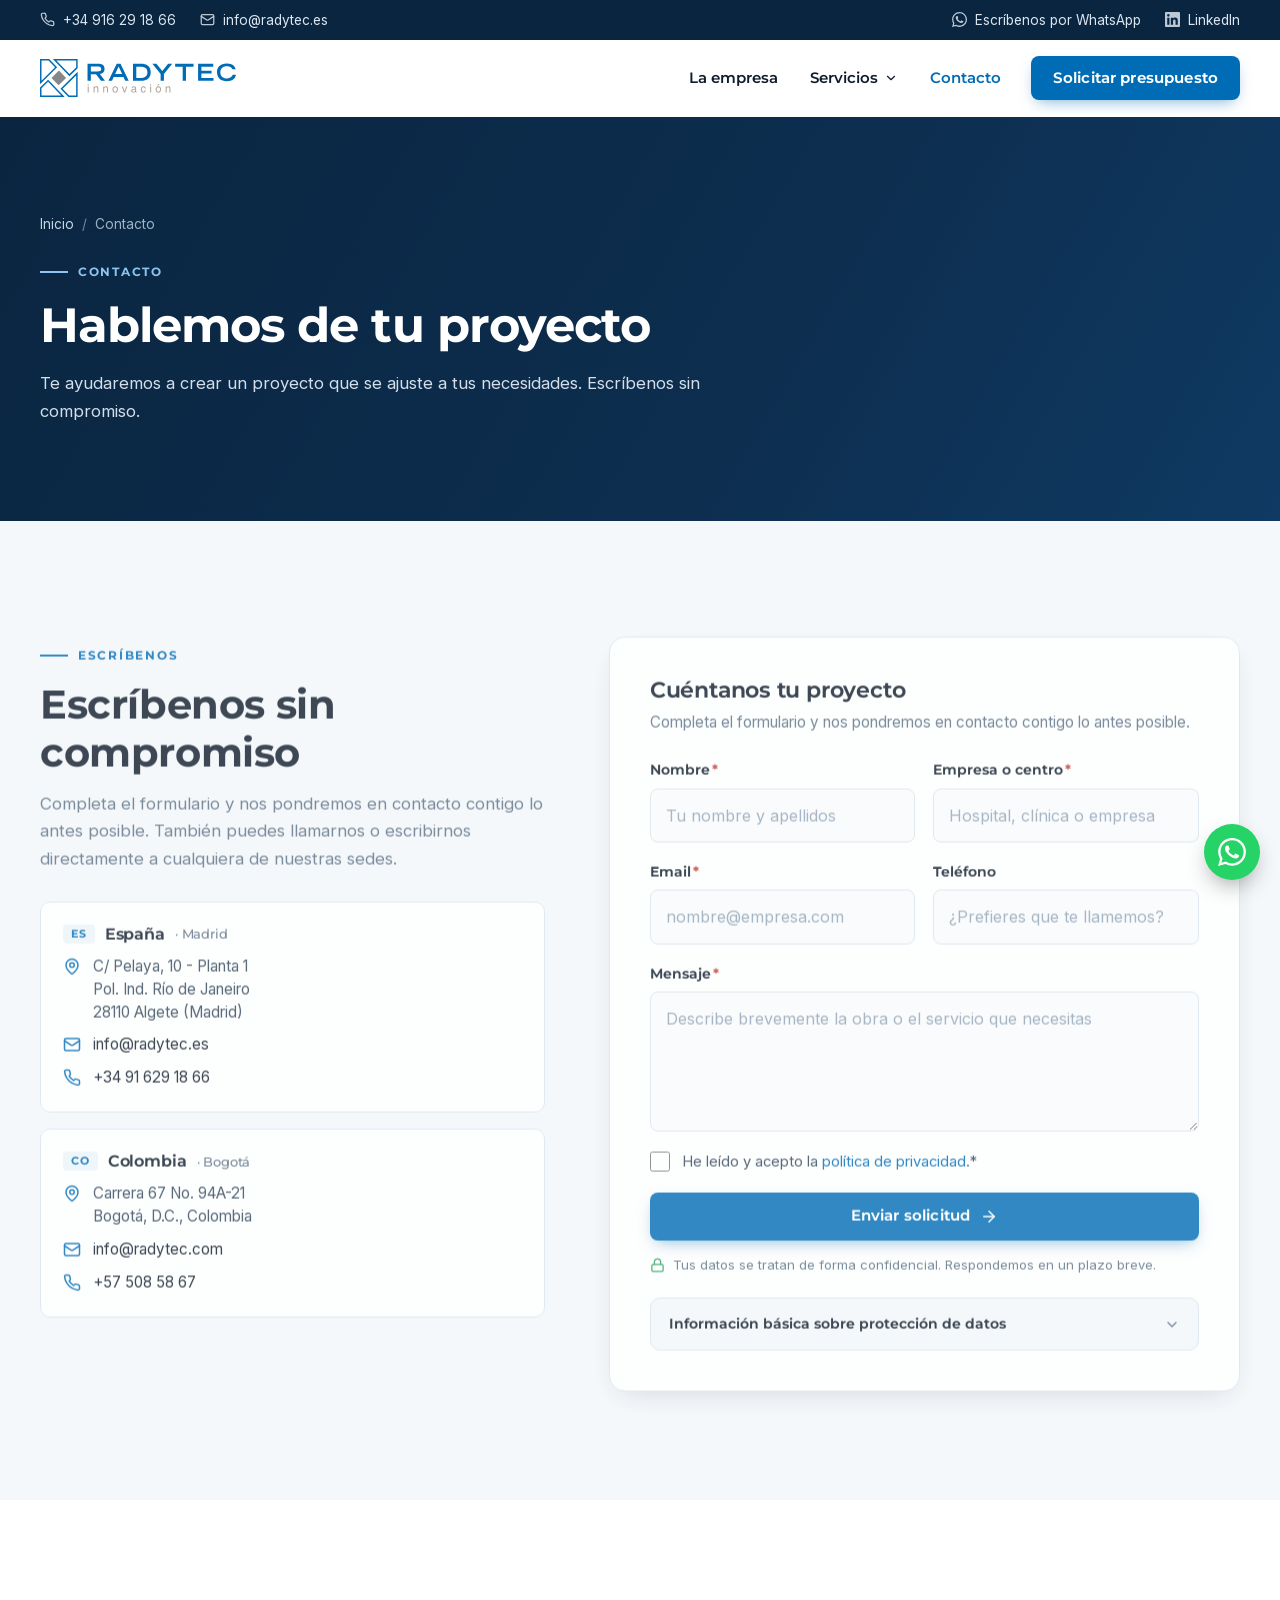
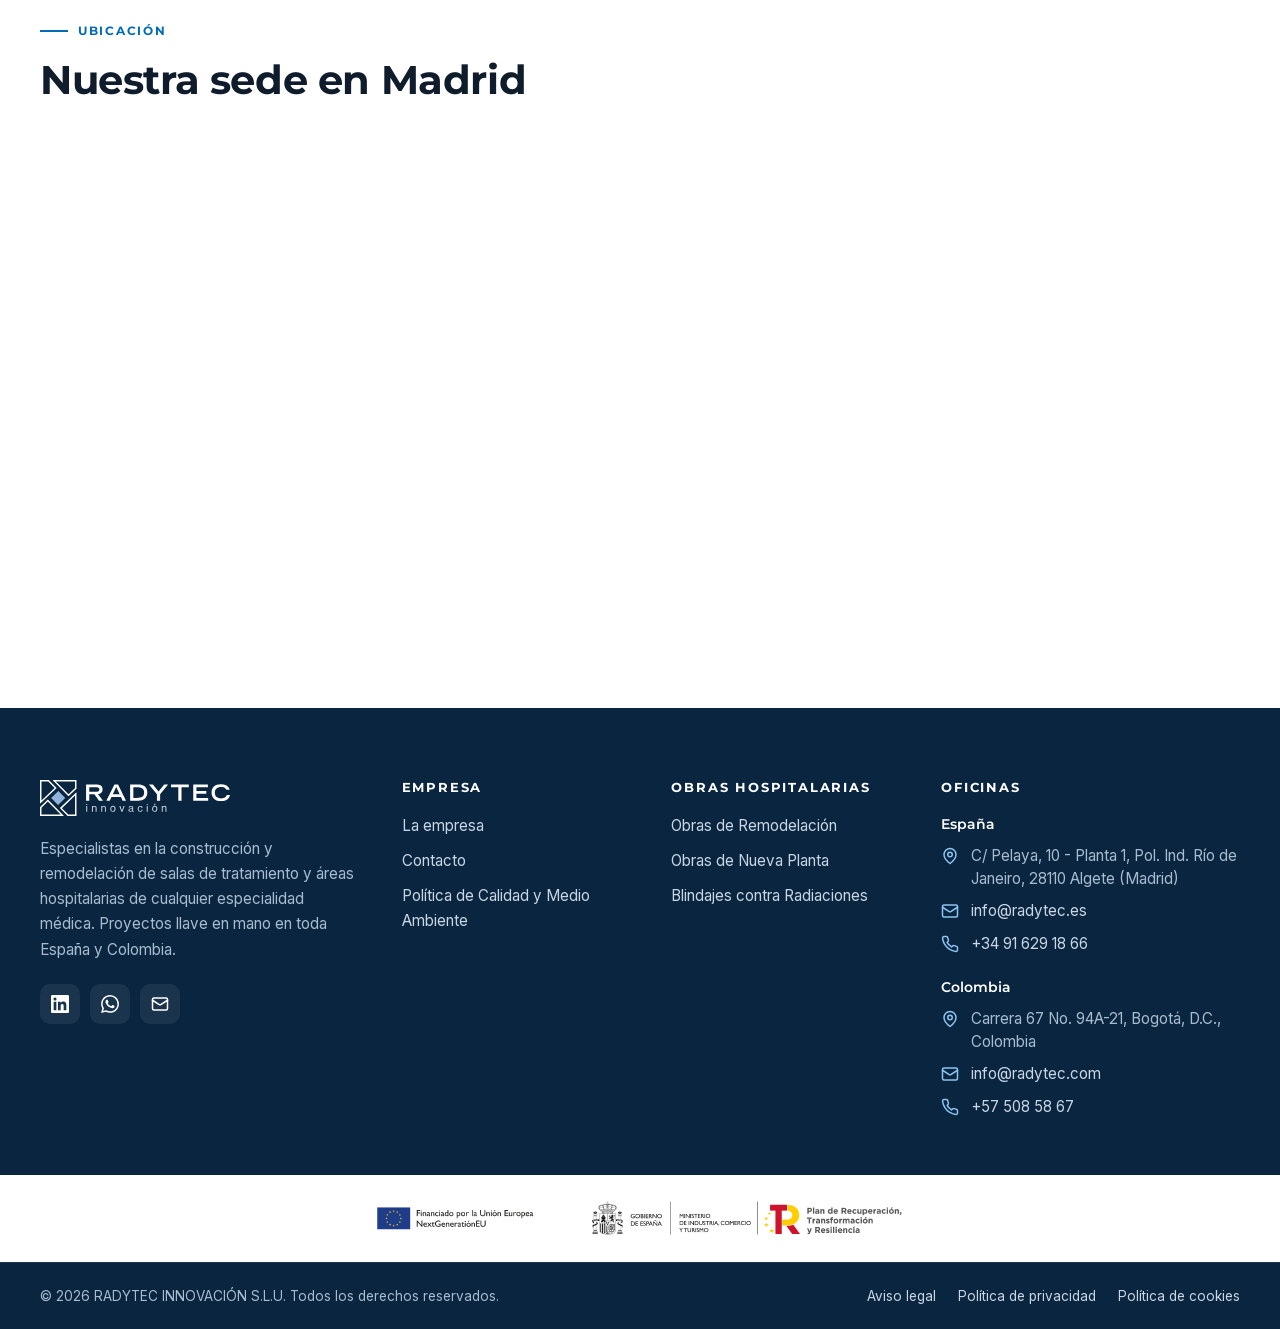
<file: contacta-con-nosotros/index.html>
<!doctype html><html lang="es"><head><meta charset="utf-8"><title>Contacto | Radytec Innovación</title><link rel="canonical" href="https://radytec.es/contacto/"><meta name="robots" content="noindex"><meta http-equiv="refresh" content="0; url=../contacto/"></head><body><a href="../contacto/">Contacto</a></body></html>
</file>
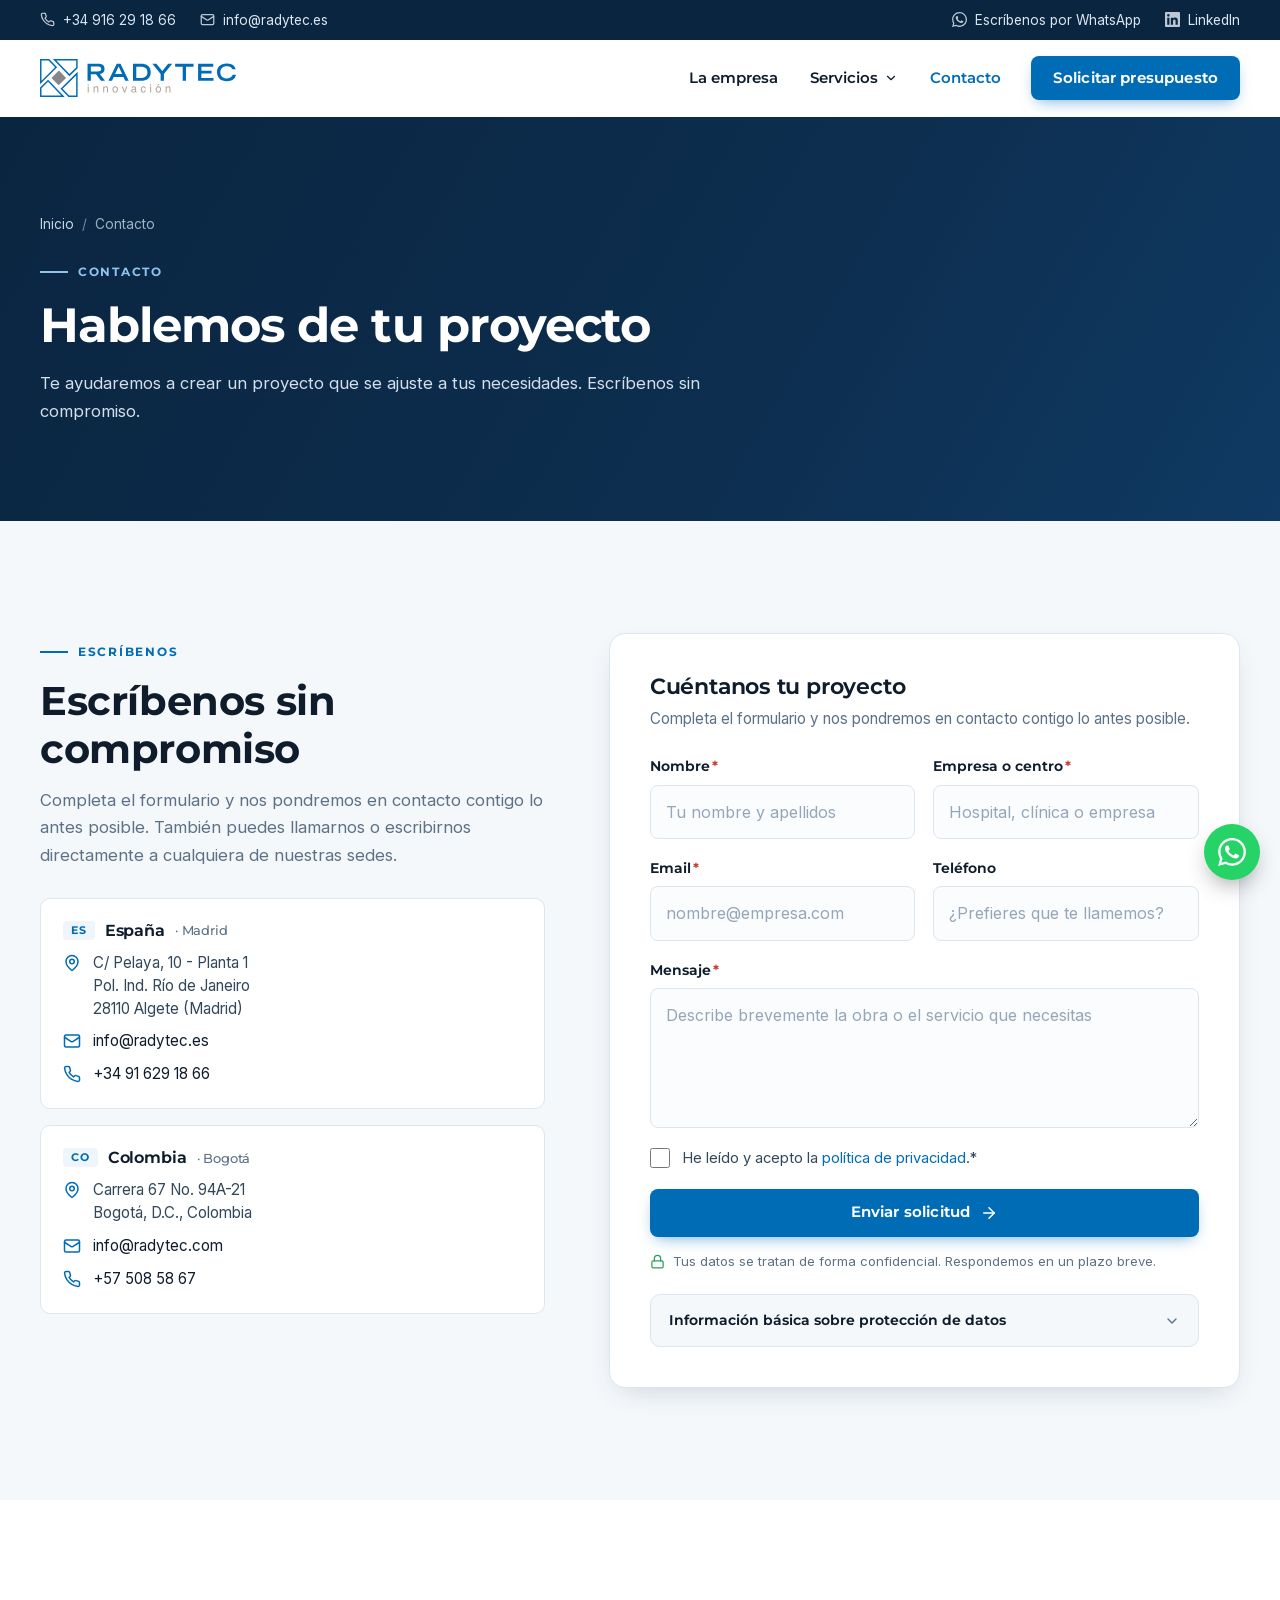
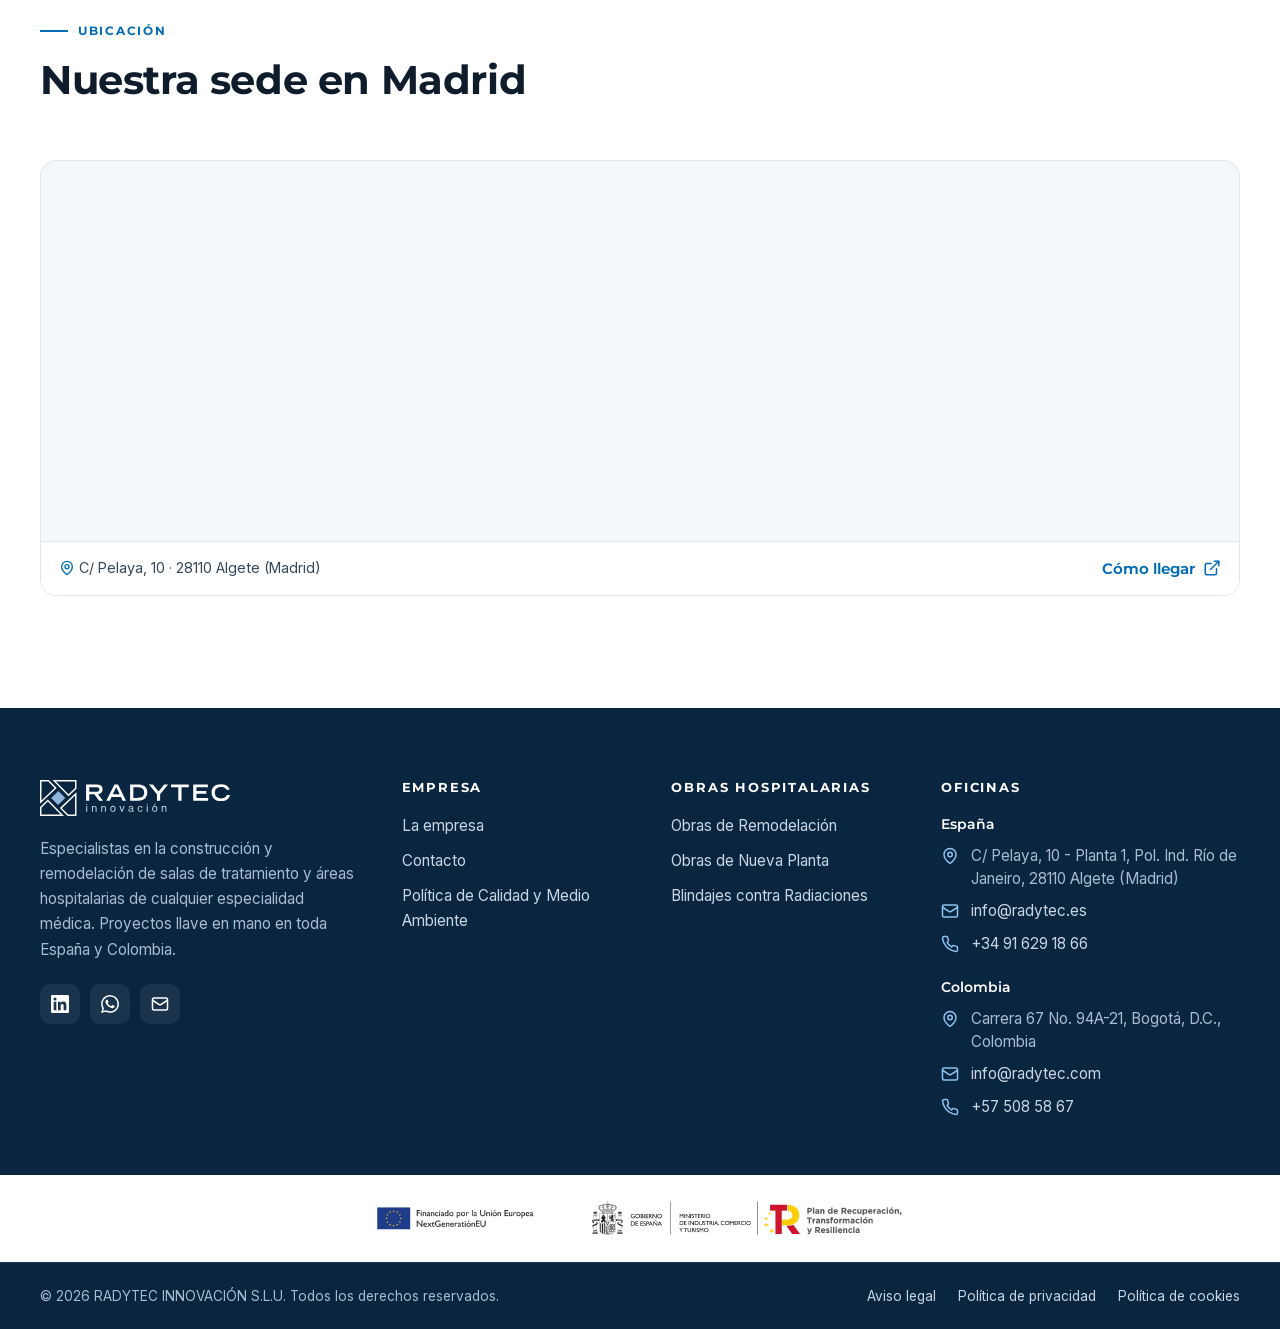
<file: contacto/index.html>
<!doctype html>
<html lang="es">
<head>
<meta charset="utf-8">
<meta name="viewport" content="width=device-width, initial-scale=1">
<script>document.documentElement.classList.add('js')</script>
<title>Contacto | Radytec Innovación</title>
<meta name="description" content="Contacta con Radytec Innovación. Sedes en Algete (Madrid) y Bogotá. Estudiamos tu obra hospitalaria sin compromiso.">
<link rel="canonical" href="https://radytec.es/contacto/">
<meta name="theme-color" content="#0a2540">
<meta property="og:type" content="website">
<meta property="og:locale" content="es_ES">
<meta property="og:site_name" content="Radytec Innovación">
<meta property="og:title" content="Contacto | Radytec Innovación">
<meta property="og:description" content="Contacta con Radytec Innovación. Sedes en Algete (Madrid) y Bogotá. Estudiamos tu obra hospitalaria sin compromiso.">
<meta property="og:url" content="https://radytec.es/contacto/">
<meta property="og:image" content="https://radytec.es/assets/img/og-image.jpg">
<meta name="twitter:card" content="summary_large_image">
<link rel="icon" type="image/png" sizes="32x32" href="../assets/img/favicon-32.png">
<link rel="apple-touch-icon" href="../assets/img/apple-touch-icon.png">
<link rel="preload" href="../assets/fonts/montserrat-latin.woff2" as="font" type="font/woff2" crossorigin>
<link rel="preload" href="../assets/fonts/inter-latin.woff2" as="font" type="font/woff2" crossorigin>
<link rel="stylesheet" href="../assets/css/styles.css?v=1792664041">
</head>
<body>
<a class="skip-link" href="#contenido">Saltar al contenido</a>
<div class="topbar">
  <div class="container">
    <div class="topbar__group">
      <a href="tel:+34916291866"><svg viewBox="0 0 24 24" fill="none" stroke="currentColor" stroke-width="2" stroke-linecap="round" stroke-linejoin="round" aria-hidden="true" focusable="false"><path d="M22 16.92v3a2 2 0 0 1-2.18 2 19.79 19.79 0 0 1-8.63-3.07 19.5 19.5 0 0 1-6-6 19.79 19.79 0 0 1-3.07-8.67A2 2 0 0 1 4.11 2h3a2 2 0 0 1 2 1.72c.13.96.36 1.9.7 2.81a2 2 0 0 1-.45 2.11L8.09 9.91a16 16 0 0 0 6 6l1.27-1.27a2 2 0 0 1 2.11-.45c.91.34 1.85.57 2.81.7A2 2 0 0 1 22 16.92z"/></svg><span>+34 916 29 18 66</span></a>
      <a href="mailto:info@radytec.es"><svg viewBox="0 0 24 24" fill="none" stroke="currentColor" stroke-width="2" stroke-linecap="round" stroke-linejoin="round" aria-hidden="true" focusable="false"><rect x="2" y="4" width="20" height="16" rx="2"/><path d="m22 7-8.97 5.7a1.94 1.94 0 0 1-2.06 0L2 7"/></svg><span>info@radytec.es</span></a>
    </div>
    <div class="topbar__group topbar__group--secondary">
      <a href="https://api.whatsapp.com/send?phone=34660716524&text=Hola,%20quisiera%20pedir%20presupuesto" target="_blank" rel="noopener"><svg viewBox="0 0 24 24" fill="currentColor" aria-hidden="true" focusable="false"><path d="M17.47 14.38c-.3-.15-1.76-.87-2.03-.97-.27-.1-.47-.15-.67.15-.2.3-.77.97-.94 1.17-.17.2-.35.22-.65.07-.3-.15-1.26-.46-2.4-1.47-.89-.79-1.49-1.77-1.66-2.07-.17-.3-.02-.46.13-.61.13-.13.3-.35.45-.52.15-.17.2-.3.3-.5.1-.2.05-.37-.02-.52-.08-.15-.67-1.62-.92-2.22-.24-.58-.49-.5-.67-.51h-.57c-.2 0-.52.07-.79.37-.27.3-1.04 1.02-1.04 2.48s1.07 2.88 1.21 3.08c.15.2 2.1 3.2 5.08 4.49.71.31 1.26.49 1.69.63.71.23 1.36.2 1.87.12.57-.09 1.76-.72 2.01-1.41.25-.69.25-1.29.17-1.41-.07-.12-.27-.2-.57-.35zM12.05 21.79h-.01a9.87 9.87 0 0 1-5.03-1.38l-.36-.21-3.74.98 1-3.65-.24-.37a9.86 9.86 0 0 1-1.51-5.26c0-5.45 4.44-9.88 9.89-9.88 2.64 0 5.12 1.03 6.99 2.9a9.82 9.82 0 0 1 2.89 6.99c0 5.45-4.44 9.88-9.88 9.88zm8.41-18.3A11.82 11.82 0 0 0 12.05 0C5.5 0 .16 5.34.16 11.89c0 2.1.55 4.14 1.59 5.95L.06 24l6.3-1.65a11.88 11.88 0 0 0 5.68 1.45h.01c6.55 0 11.89-5.34 11.89-11.89 0-3.18-1.24-6.16-3.48-8.41z"/></svg><span>Escríbenos por WhatsApp</span></a>
      <a href="https://es.linkedin.com/company/radytec-innovaci%C3%B3n" target="_blank" rel="noopener"><svg viewBox="0 0 24 24" fill="currentColor" aria-hidden="true" focusable="false"><path d="M20.45 20.45h-3.56v-5.57c0-1.33-.02-3.04-1.85-3.04-1.86 0-2.14 1.45-2.14 2.95v5.66H9.34V9h3.42v1.56h.05c.48-.9 1.64-1.85 3.37-1.85 3.6 0 4.27 2.37 4.27 5.45v6.29zM5.34 7.43a2.06 2.06 0 1 1 0-4.13 2.06 2.06 0 0 1 0 4.13zM7.12 20.45H3.56V9h3.56v11.45zM22.22 0H1.77C.79 0 0 .77 0 1.73v20.54C0 23.23.79 24 1.77 24h20.45c.98 0 1.78-.77 1.78-1.73V1.73C24 .77 23.2 0 22.22 0z"/></svg><span>LinkedIn</span></a>
    </div>
  </div>
</div>
<header class="header">
  <div class="container">
    <a class="brand" href="../" aria-label="Radytec Innovación – inicio">
      <img src="../assets/img/logo.svg" alt="Radytec Innovación" width="196" height="38">
    </a>
    <nav class="nav" id="menu" aria-label="Principal">
      <ul class="nav__list">
        <li class="nav__item"><a class="nav__link" href="../la-empresa/">La empresa</a></li>
        <li class="nav__item nav__item--drop">
          <button class="nav__link" type="button" aria-expanded="false" aria-haspopup="true">Servicios <svg viewBox="0 0 24 24" fill="none" stroke="currentColor" stroke-width="2" stroke-linecap="round" stroke-linejoin="round" aria-hidden="true" focusable="false"><path d="m6 9 6 6 6-6"/></svg></button>
          <ul class="dropdown"><li><a href="../obras-remodelacion/"><span class="dropdown__icon"><svg viewBox="0 0 24 24" fill="none" stroke="currentColor" stroke-width="2" stroke-linecap="round" stroke-linejoin="round" aria-hidden="true" focusable="false"><path d="M14.7 6.3a1 1 0 0 0 0 1.4l1.6 1.6a1 1 0 0 0 1.4 0l3.77-3.77a6 6 0 0 1-7.94 7.94l-6.91 6.91a2.12 2.12 0 0 1-3-3l6.91-6.91a6 6 0 0 1 7.94-7.94l-3.76 3.76z"/></svg></span>
          <span><strong>Obras de Remodelación</strong><small>Diseño, implantación y reforma integral de Salas y Áreas Hospitalarias.</small></span></a></li><li><a href="../obras-nueva-planta/"><span class="dropdown__icon"><svg viewBox="0 0 24 24" fill="none" stroke="currentColor" stroke-width="2" stroke-linecap="round" stroke-linejoin="round" aria-hidden="true" focusable="false"><rect x="4" y="2" width="16" height="20" rx="2"/><path d="M9 22v-4h6v4"/><path d="M8 6h.01M16 6h.01M12 6h.01M12 10h.01M12 14h.01M16 10h.01M16 14h.01M8 10h.01M8 14h.01"/></svg></span>
          <span><strong>Obras de Nueva Planta</strong><small>Ampliación o Ejecución de Nuevas Áreas Hospitalarias.</small></span></a></li><li><a href="../blindaje-contra-radiaciones/"><span class="dropdown__icon"><svg viewBox="0 0 24 24" fill="none" stroke="currentColor" stroke-width="2" stroke-linecap="round" stroke-linejoin="round" aria-hidden="true" focusable="false"><path d="M12 12h.01"/><path d="M7.5 4.2c-.3-.5-.9-.7-1.3-.4C3.9 5.5 2.3 8.1 2 11c-.1.5.4 1 1 1h5c0-1.5.8-2.8 2-3.4-1.1-1.9-2.3-3.9-2.5-4.4z"/><path d="M21 12c.6 0 1-.4 1-1-.3-2.9-1.8-5.5-4.1-7.1-.4-.3-1.1-.2-1.3.3-.3.5-1.4 2.5-2.5 4.4 1.2.7 1.9 2 1.9 3.4h5z"/><path d="M7.5 19.8c-.3.5-.1 1.1.4 1.3 2.6 1.2 5.6 1.2 8.2 0 .5-.2.7-.8.4-1.3-.3-.5-1.4-2.4-2.5-4.3-1.2.7-2.8.7-4 0-1.1 1.9-2.2 3.8-2.5 4.3z"/></svg></span>
          <span><strong>Blindajes contra Radiaciones</strong><small>Blindajes contra Radiaciones para Radioterapia, Radiodiagnóstico y Radiofarmacia.</small></span></a></li></ul>
        </li>
        <li class="nav__item"><a class="nav__link" href="../contacto/" aria-current="page">Contacto</a></li>
      </ul>
      <a class="btn btn--primary header__cta" href="../contacto/#formulario">Solicitar presupuesto</a>
    </nav>
    <button class="nav-toggle" type="button" aria-controls="menu" aria-expanded="false" aria-label="Abrir menú">
      <svg class="icon-open" viewBox="0 0 24 24" fill="none" stroke="currentColor" stroke-width="2" stroke-linecap="round" stroke-linejoin="round" aria-hidden="true" focusable="false"><path d="M4 6h16"/><path d="M4 12h16"/><path d="M4 18h16"/></svg><svg class="icon-close" viewBox="0 0 24 24" fill="none" stroke="currentColor" stroke-width="2" stroke-linecap="round" stroke-linejoin="round" aria-hidden="true" focusable="false"><path d="M18 6 6 18"/><path d="m6 6 12 12"/></svg>
    </button>
  </div>
</header>
<main id="contenido">
<section class="page-hero page-hero--plain">
  <div class="container">
    <nav aria-label="Ruta de navegación"><ol class="breadcrumb"><li><a href="../">Inicio</a></li><li aria-current="page">Contacto</li></ol></nav>
    <span class="eyebrow">Contacto</span>
    <h1>Hablemos de tu proyecto</h1>
    <p>Te ayudaremos a crear un proyecto que se ajuste a tus necesidades. Escríbenos sin compromiso.</p>
  </div>
</section>
<section class="section section--alt" id="formulario" aria-labelledby="form-title">
  <div class="container contact">
    <div class="contact__info reveal">
      <span class="eyebrow">Escríbenos</span>
      <h2 id="form-title">Escríbenos sin compromiso</h2>
      <p>Completa el formulario y nos pondremos en contacto contigo lo antes posible. También puedes llamarnos o escribirnos directamente a cualquiera de nuestras sedes.</p>
      <div class="offices"><div class="office"><h3><span class="flag">ES</span>España <small style="font-weight:500;color:var(--muted)">· Madrid</small></h3>
      <ul class="contact-list">
        <li><svg viewBox="0 0 24 24" fill="none" stroke="currentColor" stroke-width="2" stroke-linecap="round" stroke-linejoin="round" aria-hidden="true" focusable="false"><path d="M20 10c0 6-8 12-8 12s-8-6-8-12a8 8 0 0 1 16 0Z"/><circle cx="12" cy="10" r="3"/></svg><span>C/ Pelaya, 10 - Planta 1<br>Pol. Ind. Río de Janeiro<br>28110 Algete (Madrid)</span></li>
        <li><svg viewBox="0 0 24 24" fill="none" stroke="currentColor" stroke-width="2" stroke-linecap="round" stroke-linejoin="round" aria-hidden="true" focusable="false"><rect x="2" y="4" width="20" height="16" rx="2"/><path d="m22 7-8.97 5.7a1.94 1.94 0 0 1-2.06 0L2 7"/></svg><a href="mailto:info@radytec.es">info@radytec.es</a></li>
        <li><svg viewBox="0 0 24 24" fill="none" stroke="currentColor" stroke-width="2" stroke-linecap="round" stroke-linejoin="round" aria-hidden="true" focusable="false"><path d="M22 16.92v3a2 2 0 0 1-2.18 2 19.79 19.79 0 0 1-8.63-3.07 19.5 19.5 0 0 1-6-6 19.79 19.79 0 0 1-3.07-8.67A2 2 0 0 1 4.11 2h3a2 2 0 0 1 2 1.72c.13.96.36 1.9.7 2.81a2 2 0 0 1-.45 2.11L8.09 9.91a16 16 0 0 0 6 6l1.27-1.27a2 2 0 0 1 2.11-.45c.91.34 1.85.57 2.81.7A2 2 0 0 1 22 16.92z"/></svg><a href="tel:+34916291866">+34 91 629 18 66</a></li>
      </ul></div><div class="office"><h3><span class="flag">CO</span>Colombia <small style="font-weight:500;color:var(--muted)">· Bogotá</small></h3>
      <ul class="contact-list">
        <li><svg viewBox="0 0 24 24" fill="none" stroke="currentColor" stroke-width="2" stroke-linecap="round" stroke-linejoin="round" aria-hidden="true" focusable="false"><path d="M20 10c0 6-8 12-8 12s-8-6-8-12a8 8 0 0 1 16 0Z"/><circle cx="12" cy="10" r="3"/></svg><span>Carrera 67 No. 94A-21<br>Bogotá, D.C., Colombia</span></li>
        <li><svg viewBox="0 0 24 24" fill="none" stroke="currentColor" stroke-width="2" stroke-linecap="round" stroke-linejoin="round" aria-hidden="true" focusable="false"><rect x="2" y="4" width="20" height="16" rx="2"/><path d="m22 7-8.97 5.7a1.94 1.94 0 0 1-2.06 0L2 7"/></svg><a href="mailto:info@radytec.com">info@radytec.com</a></li>
        <li><svg viewBox="0 0 24 24" fill="none" stroke="currentColor" stroke-width="2" stroke-linecap="round" stroke-linejoin="round" aria-hidden="true" focusable="false"><path d="M22 16.92v3a2 2 0 0 1-2.18 2 19.79 19.79 0 0 1-8.63-3.07 19.5 19.5 0 0 1-6-6 19.79 19.79 0 0 1-3.07-8.67A2 2 0 0 1 4.11 2h3a2 2 0 0 1 2 1.72c.13.96.36 1.9.7 2.81a2 2 0 0 1-.45 2.11L8.09 9.91a16 16 0 0 0 6 6l1.27-1.27a2 2 0 0 1 2.11-.45c.91.34 1.85.57 2.81.7A2 2 0 0 1 22 16.92z"/></svg><a href="tel:+575085867">+57 508 58 67</a></li>
      </ul></div></div>
    </div>
    <div class="reveal"><div class="form-card">
  <h3>Cuéntanos tu proyecto</h3>
  <p>Completa el formulario y nos pondremos en contacto contigo lo antes posible.</p>
  <form action="https://formsubmit.co/5b29bdf5107ea15a0df24b989538d0eb" method="POST" data-contact-form data-thanks="../gracias/" id="contacto-form">
    <input type="hidden" name="_subject" value="Nuevo mensaje desde la web (Contacto)">
    <input type="hidden" name="_template" value="table">
    <input type="hidden" name="_captcha" value="false">
    <input type="hidden" name="_next" value="https://radytec.es/gracias/">
    <input type="hidden" name="pagina" value="Contacto">
    <input type="text" name="_honey" class="visually-hidden" tabindex="-1" autocomplete="off" aria-hidden="true">
    <div class="form-grid">
      <div class="field"><label for="contacto-nombre">Nombre<span class="req" aria-hidden="true">*</span></label>
        <input id="contacto-nombre" name="nombre" type="text" autocomplete="name" required placeholder="Tu nombre y apellidos"></div>
      <div class="field"><label for="contacto-empresa">Empresa o centro<span class="req" aria-hidden="true">*</span></label>
        <input id="contacto-empresa" name="empresa" type="text" autocomplete="organization" required placeholder="Hospital, clínica o empresa"></div>
      <div class="field"><label for="contacto-email">Email<span class="req" aria-hidden="true">*</span></label>
        <input id="contacto-email" name="email" type="email" autocomplete="email" required placeholder="nombre@empresa.com"></div>
      <div class="field"><label for="contacto-telefono">Teléfono</label>
        <input id="contacto-telefono" name="telefono" type="tel" autocomplete="tel" placeholder="¿Prefieres que te llamemos?" pattern="[0-9()#&amp;+*\-=. ]+"></div>
      <div class="field field--full"><label for="contacto-mensaje">Mensaje<span class="req" aria-hidden="true">*</span></label>
        <textarea id="contacto-mensaje" name="mensaje" required placeholder="Describe brevemente la obra o el servicio que necesitas"></textarea></div>
      <label class="consent"><input type="checkbox" name="acepta_privacidad" value="Sí" required>
        <span>He leído y acepto la <a href="../politica-de-privacidad/" target="_blank">política de privacidad</a>.<span class="req" aria-hidden="true">*</span></span></label>
      <div class="form-actions">
        <div class="form-status" role="alert"></div>
        <button class="btn btn--primary btn--block" type="submit">Enviar solicitud <svg viewBox="0 0 24 24" fill="none" stroke="currentColor" stroke-width="2" stroke-linecap="round" stroke-linejoin="round" aria-hidden="true" focusable="false"><path d="M5 12h14"/><path d="m12 5 7 7-7 7"/></svg></button>
        <p class="form-note"><svg viewBox="0 0 24 24" fill="none" stroke="currentColor" stroke-width="2" stroke-linecap="round" stroke-linejoin="round" aria-hidden="true" focusable="false"><rect x="3" y="11" width="18" height="11" rx="2"/><path d="M7 11V7a5 5 0 0 1 10 0v4"/></svg>Tus datos se tratan de forma confidencial. Respondemos en un plazo breve.</p>
      </div>
    </div>
  </form>
  <details class="privacy-box">
    <summary>Información básica sobre protección de datos <svg viewBox="0 0 24 24" fill="none" stroke="currentColor" stroke-width="2" stroke-linecap="round" stroke-linejoin="round" aria-hidden="true" focusable="false"><path d="m6 9 6 6 6-6"/></svg></summary>
    <dl><div><dt>Responsable</dt><dd>RADYTEC INNOVACIÓN S.L.U.</dd></div><div><dt>Finalidad principal</dt><dd>Gestionar la potencial relación comercial/profesional; atender las consultas o remitir la información que nos solicita.</dd></div><div><dt>Derechos</dt><dd>Acceso, rectificación, supresión y portabilidad de sus datos, de limitación y oposición a su tratamiento, así como a no ser objeto de decisiones basadas únicamente en el tratamiento automatizado de sus datos, cuando procedan.</dd></div><div><dt>Información adicional</dt><dd>Puede consultar la información adicional y detallada en nuestra sección de <a href="../politica-de-privacidad/">Política de privacidad</a>.</dd></div></dl>
  </details>
</div></div>
  </div>
</section>
<section class="section" aria-labelledby="ubicacion">
  <div class="container">
    <div class="section-head"><span class="eyebrow">Ubicación</span><h2 id="ubicacion">Nuestra sede en Madrid</h2></div>
    <div class="reveal"><div class="map">
  <iframe src="https://www.openstreetmap.org/export/embed.html?bbox=-3.55161%2C40.59173%2C-3.53361%2C40.59973&amp;layer=mapnik&amp;marker=40.595734%2C-3.542612" title="Mapa: Radytec Innovación, C/ Pelaya 10, Algete (Madrid)" loading="lazy"></iframe>
  <div class="map__link"><span><svg style="width:16px;height:16px;display:inline;vertical-align:-3px;color:var(--brand)" viewBox="0 0 24 24" fill="none" stroke="currentColor" stroke-width="2" stroke-linecap="round" stroke-linejoin="round" aria-hidden="true" focusable="false"><path d="M20 10c0 6-8 12-8 12s-8-6-8-12a8 8 0 0 1 16 0Z"/><circle cx="12" cy="10" r="3"/></svg> C/ Pelaya, 10 · 28110 Algete (Madrid)</span>
    <a class="link-arrow" href="https://www.google.com/maps/search/?api=1&amp;query=Radytec+Innovaci%C3%B3n+Calle+Pelaya+10+Algete" target="_blank" rel="noopener">Cómo llegar <svg viewBox="0 0 24 24" fill="none" stroke="currentColor" stroke-width="2" stroke-linecap="round" stroke-linejoin="round" aria-hidden="true" focusable="false"><path d="M15 3h6v6"/><path d="M10 14 21 3"/><path d="M18 13v6a2 2 0 0 1-2 2H5a2 2 0 0 1-2-2V8a2 2 0 0 1 2-2h6"/></svg></a></div>
</div></div>
  </div>
</section></main>
<footer class="footer">
  <div class="container footer__main">
    <div class="footer__brand">
      <img src="../assets/img/logo-blanco.svg" alt="Radytec Innovación" width="190" height="37" loading="lazy">
      <p>Especialistas en la construcción y remodelación de salas de tratamiento y áreas hospitalarias de cualquier especialidad médica. Proyectos llave en mano en toda España y Colombia.</p>
      <div class="social">
        <a href="https://es.linkedin.com/company/radytec-innovaci%C3%B3n" target="_blank" rel="noopener" aria-label="LinkedIn de Radytec"><svg viewBox="0 0 24 24" fill="currentColor" aria-hidden="true" focusable="false"><path d="M20.45 20.45h-3.56v-5.57c0-1.33-.02-3.04-1.85-3.04-1.86 0-2.14 1.45-2.14 2.95v5.66H9.34V9h3.42v1.56h.05c.48-.9 1.64-1.85 3.37-1.85 3.6 0 4.27 2.37 4.27 5.45v6.29zM5.34 7.43a2.06 2.06 0 1 1 0-4.13 2.06 2.06 0 0 1 0 4.13zM7.12 20.45H3.56V9h3.56v11.45zM22.22 0H1.77C.79 0 0 .77 0 1.73v20.54C0 23.23.79 24 1.77 24h20.45c.98 0 1.78-.77 1.78-1.73V1.73C24 .77 23.2 0 22.22 0z"/></svg></a>
        <a href="https://api.whatsapp.com/send?phone=34660716524&text=Hola,%20quisiera%20pedir%20presupuesto" target="_blank" rel="noopener" aria-label="WhatsApp de Radytec"><svg viewBox="0 0 24 24" fill="currentColor" aria-hidden="true" focusable="false"><path d="M17.47 14.38c-.3-.15-1.76-.87-2.03-.97-.27-.1-.47-.15-.67.15-.2.3-.77.97-.94 1.17-.17.2-.35.22-.65.07-.3-.15-1.26-.46-2.4-1.47-.89-.79-1.49-1.77-1.66-2.07-.17-.3-.02-.46.13-.61.13-.13.3-.35.45-.52.15-.17.2-.3.3-.5.1-.2.05-.37-.02-.52-.08-.15-.67-1.62-.92-2.22-.24-.58-.49-.5-.67-.51h-.57c-.2 0-.52.07-.79.37-.27.3-1.04 1.02-1.04 2.48s1.07 2.88 1.21 3.08c.15.2 2.1 3.2 5.08 4.49.71.31 1.26.49 1.69.63.71.23 1.36.2 1.87.12.57-.09 1.76-.72 2.01-1.41.25-.69.25-1.29.17-1.41-.07-.12-.27-.2-.57-.35zM12.05 21.79h-.01a9.87 9.87 0 0 1-5.03-1.38l-.36-.21-3.74.98 1-3.65-.24-.37a9.86 9.86 0 0 1-1.51-5.26c0-5.45 4.44-9.88 9.89-9.88 2.64 0 5.12 1.03 6.99 2.9a9.82 9.82 0 0 1 2.89 6.99c0 5.45-4.44 9.88-9.88 9.88zm8.41-18.3A11.82 11.82 0 0 0 12.05 0C5.5 0 .16 5.34.16 11.89c0 2.1.55 4.14 1.59 5.95L.06 24l6.3-1.65a11.88 11.88 0 0 0 5.68 1.45h.01c6.55 0 11.89-5.34 11.89-11.89 0-3.18-1.24-6.16-3.48-8.41z"/></svg></a>
        <a href="mailto:info@radytec.es" aria-label="Correo electrónico de Radytec"><svg viewBox="0 0 24 24" fill="none" stroke="currentColor" stroke-width="2" stroke-linecap="round" stroke-linejoin="round" aria-hidden="true" focusable="false"><rect x="2" y="4" width="20" height="16" rx="2"/><path d="m22 7-8.97 5.7a1.94 1.94 0 0 1-2.06 0L2 7"/></svg></a>
      </div>
    </div>
    <nav aria-label="Empresa">
      <h2>Empresa</h2>
      <ul>
        <li><a href="../la-empresa/">La empresa</a></li>
        <li><a href="../contacto/">Contacto</a></li>
        <li><a href="../politica-de-calidad-y-medio-ambiente/">Política de Calidad y Medio Ambiente</a></li>
      </ul>
    </nav>
    <nav aria-label="Servicios">
      <h2>Obras hospitalarias</h2>
      <ul><li><a href="../obras-remodelacion/">Obras de Remodelación</a></li><li><a href="../obras-nueva-planta/">Obras de Nueva Planta</a></li><li><a href="../blindaje-contra-radiaciones/">Blindajes contra Radiaciones</a></li></ul>
    </nav>
    <div>
      <h2>Oficinas</h2>
      <div class="footer__office"><strong>España</strong>
        <ul class="contact-list">
          <li><svg viewBox="0 0 24 24" fill="none" stroke="currentColor" stroke-width="2" stroke-linecap="round" stroke-linejoin="round" aria-hidden="true" focusable="false"><path d="M20 10c0 6-8 12-8 12s-8-6-8-12a8 8 0 0 1 16 0Z"/><circle cx="12" cy="10" r="3"/></svg><span>C/ Pelaya, 10 - Planta 1, Pol. Ind. Río de Janeiro, 28110 Algete (Madrid)</span></li>
          <li><svg viewBox="0 0 24 24" fill="none" stroke="currentColor" stroke-width="2" stroke-linecap="round" stroke-linejoin="round" aria-hidden="true" focusable="false"><rect x="2" y="4" width="20" height="16" rx="2"/><path d="m22 7-8.97 5.7a1.94 1.94 0 0 1-2.06 0L2 7"/></svg><a href="mailto:info@radytec.es">info@radytec.es</a></li>
          <li><svg viewBox="0 0 24 24" fill="none" stroke="currentColor" stroke-width="2" stroke-linecap="round" stroke-linejoin="round" aria-hidden="true" focusable="false"><path d="M22 16.92v3a2 2 0 0 1-2.18 2 19.79 19.79 0 0 1-8.63-3.07 19.5 19.5 0 0 1-6-6 19.79 19.79 0 0 1-3.07-8.67A2 2 0 0 1 4.11 2h3a2 2 0 0 1 2 1.72c.13.96.36 1.9.7 2.81a2 2 0 0 1-.45 2.11L8.09 9.91a16 16 0 0 0 6 6l1.27-1.27a2 2 0 0 1 2.11-.45c.91.34 1.85.57 2.81.7A2 2 0 0 1 22 16.92z"/></svg><a href="tel:+34916291866">+34 91 629 18 66</a></li>
        </ul></div><div class="footer__office"><strong>Colombia</strong>
        <ul class="contact-list">
          <li><svg viewBox="0 0 24 24" fill="none" stroke="currentColor" stroke-width="2" stroke-linecap="round" stroke-linejoin="round" aria-hidden="true" focusable="false"><path d="M20 10c0 6-8 12-8 12s-8-6-8-12a8 8 0 0 1 16 0Z"/><circle cx="12" cy="10" r="3"/></svg><span>Carrera 67 No. 94A-21, Bogotá, D.C., Colombia</span></li>
          <li><svg viewBox="0 0 24 24" fill="none" stroke="currentColor" stroke-width="2" stroke-linecap="round" stroke-linejoin="round" aria-hidden="true" focusable="false"><rect x="2" y="4" width="20" height="16" rx="2"/><path d="m22 7-8.97 5.7a1.94 1.94 0 0 1-2.06 0L2 7"/></svg><a href="mailto:info@radytec.com">info@radytec.com</a></li>
          <li><svg viewBox="0 0 24 24" fill="none" stroke="currentColor" stroke-width="2" stroke-linecap="round" stroke-linejoin="round" aria-hidden="true" focusable="false"><path d="M22 16.92v3a2 2 0 0 1-2.18 2 19.79 19.79 0 0 1-8.63-3.07 19.5 19.5 0 0 1-6-6 19.79 19.79 0 0 1-3.07-8.67A2 2 0 0 1 4.11 2h3a2 2 0 0 1 2 1.72c.13.96.36 1.9.7 2.81a2 2 0 0 1-.45 2.11L8.09 9.91a16 16 0 0 0 6 6l1.27-1.27a2 2 0 0 1 2.11-.45c.91.34 1.85.57 2.81.7A2 2 0 0 1 22 16.92z"/></svg><a href="tel:+575085867">+57 508 58 67</a></li>
        </ul></div>
    </div>
  </div>
  <div class="funding">
    <div class="container">
      <img src="../assets/img/logos-financiacion.png" width="537" height="51" loading="lazy"
           alt="Financiado por la Unión Europea – NextGenerationEU. Gobierno de España, Ministerio de Industria, Comercio y Turismo. Plan de Recuperación, Transformación y Resiliencia">
    </div>
  </div>
  <div class="footer__bottom">
    <div class="container">
      <span>© <span data-year>2026</span> RADYTEC INNOVACIÓN S.L.U. Todos los derechos reservados.</span>
      <nav class="footer__legal" aria-label="Información legal">
        <a href="../aviso-legal/">Aviso legal</a>
        <a href="../politica-de-privacidad/">Política de privacidad</a>
        <a href="../politica-de-cookies/">Política de cookies</a>
      </nav>
    </div>
  </div>
</footer>
<a class="whatsapp-fab" href="https://api.whatsapp.com/send?phone=34660716524&text=Hola,%20quisiera%20pedir%20presupuesto" target="_blank" rel="noopener" aria-label="Escríbenos por WhatsApp"><svg viewBox="0 0 24 24" fill="currentColor" aria-hidden="true" focusable="false"><path d="M17.47 14.38c-.3-.15-1.76-.87-2.03-.97-.27-.1-.47-.15-.67.15-.2.3-.77.97-.94 1.17-.17.2-.35.22-.65.07-.3-.15-1.26-.46-2.4-1.47-.89-.79-1.49-1.77-1.66-2.07-.17-.3-.02-.46.13-.61.13-.13.3-.35.45-.52.15-.17.2-.3.3-.5.1-.2.05-.37-.02-.52-.08-.15-.67-1.62-.92-2.22-.24-.58-.49-.5-.67-.51h-.57c-.2 0-.52.07-.79.37-.27.3-1.04 1.02-1.04 2.48s1.07 2.88 1.21 3.08c.15.2 2.1 3.2 5.08 4.49.71.31 1.26.49 1.69.63.71.23 1.36.2 1.87.12.57-.09 1.76-.72 2.01-1.41.25-.69.25-1.29.17-1.41-.07-.12-.27-.2-.57-.35zM12.05 21.79h-.01a9.87 9.87 0 0 1-5.03-1.38l-.36-.21-3.74.98 1-3.65-.24-.37a9.86 9.86 0 0 1-1.51-5.26c0-5.45 4.44-9.88 9.89-9.88 2.64 0 5.12 1.03 6.99 2.9a9.82 9.82 0 0 1 2.89 6.99c0 5.45-4.44 9.88-9.88 9.88zm8.41-18.3A11.82 11.82 0 0 0 12.05 0C5.5 0 .16 5.34.16 11.89c0 2.1.55 4.14 1.59 5.95L.06 24l6.3-1.65a11.88 11.88 0 0 0 5.68 1.45h.01c6.55 0 11.89-5.34 11.89-11.89 0-3.18-1.24-6.16-3.48-8.41z"/></svg></a>
<script src="../assets/js/main.js?v=1792664041" defer></script>
</body>
</html>
</file>
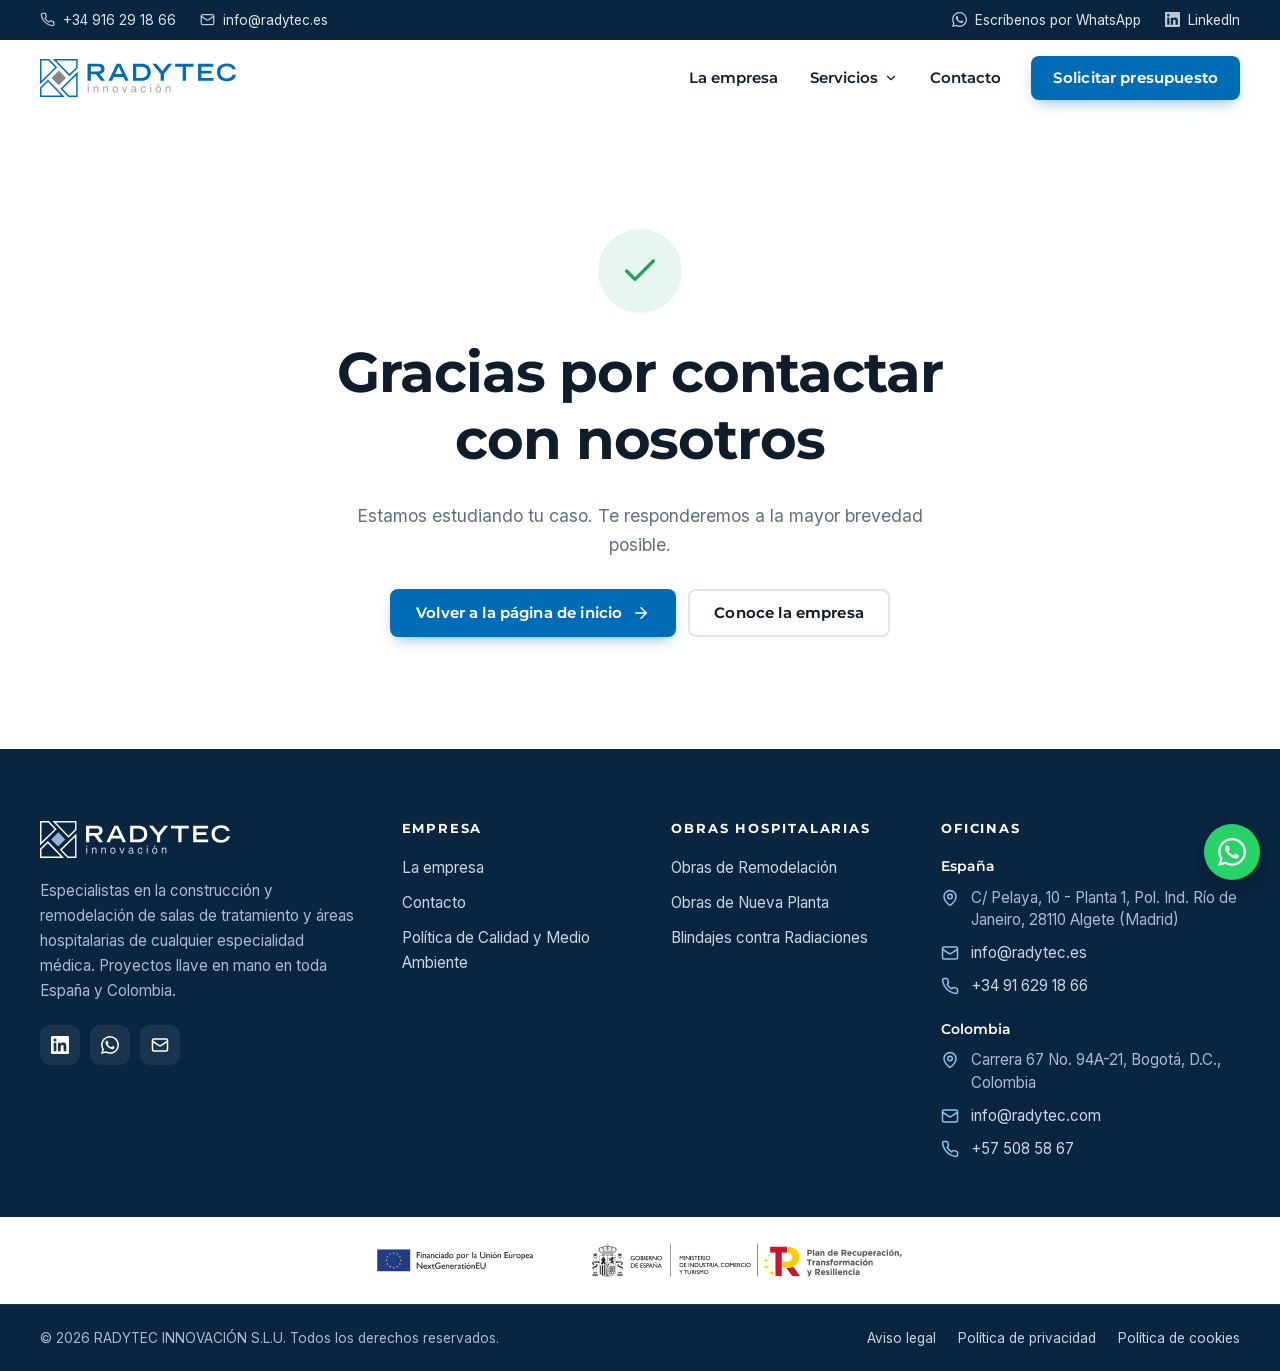
<file: gracias/index.html>
<!doctype html>
<html lang="es">
<head>
<meta charset="utf-8">
<meta name="viewport" content="width=device-width, initial-scale=1">
<script>document.documentElement.classList.add('js')</script>
<title>Gracias | Radytec Innovación</title>
<meta name="description" content="Hemos recibido tu mensaje.">
<meta name="robots" content="noindex">
<link rel="canonical" href="https://radytec.es/gracias/">
<meta name="theme-color" content="#0a2540">
<meta property="og:type" content="website">
<meta property="og:locale" content="es_ES">
<meta property="og:site_name" content="Radytec Innovación">
<meta property="og:title" content="Gracias | Radytec Innovación">
<meta property="og:description" content="Hemos recibido tu mensaje.">
<meta property="og:url" content="https://radytec.es/gracias/">
<meta property="og:image" content="https://radytec.es/assets/img/og-image.jpg">
<meta name="twitter:card" content="summary_large_image">
<link rel="icon" type="image/png" sizes="32x32" href="../assets/img/favicon-32.png">
<link rel="apple-touch-icon" href="../assets/img/apple-touch-icon.png">
<link rel="preload" href="../assets/fonts/montserrat-latin.woff2" as="font" type="font/woff2" crossorigin>
<link rel="preload" href="../assets/fonts/inter-latin.woff2" as="font" type="font/woff2" crossorigin>
<link rel="stylesheet" href="../assets/css/styles.css?v=1792664041">
</head>
<body>
<a class="skip-link" href="#contenido">Saltar al contenido</a>
<div class="topbar">
  <div class="container">
    <div class="topbar__group">
      <a href="tel:+34916291866"><svg viewBox="0 0 24 24" fill="none" stroke="currentColor" stroke-width="2" stroke-linecap="round" stroke-linejoin="round" aria-hidden="true" focusable="false"><path d="M22 16.92v3a2 2 0 0 1-2.18 2 19.79 19.79 0 0 1-8.63-3.07 19.5 19.5 0 0 1-6-6 19.79 19.79 0 0 1-3.07-8.67A2 2 0 0 1 4.11 2h3a2 2 0 0 1 2 1.72c.13.96.36 1.9.7 2.81a2 2 0 0 1-.45 2.11L8.09 9.91a16 16 0 0 0 6 6l1.27-1.27a2 2 0 0 1 2.11-.45c.91.34 1.85.57 2.81.7A2 2 0 0 1 22 16.92z"/></svg><span>+34 916 29 18 66</span></a>
      <a href="mailto:info@radytec.es"><svg viewBox="0 0 24 24" fill="none" stroke="currentColor" stroke-width="2" stroke-linecap="round" stroke-linejoin="round" aria-hidden="true" focusable="false"><rect x="2" y="4" width="20" height="16" rx="2"/><path d="m22 7-8.97 5.7a1.94 1.94 0 0 1-2.06 0L2 7"/></svg><span>info@radytec.es</span></a>
    </div>
    <div class="topbar__group topbar__group--secondary">
      <a href="https://api.whatsapp.com/send?phone=34660716524&text=Hola,%20quisiera%20pedir%20presupuesto" target="_blank" rel="noopener"><svg viewBox="0 0 24 24" fill="currentColor" aria-hidden="true" focusable="false"><path d="M17.47 14.38c-.3-.15-1.76-.87-2.03-.97-.27-.1-.47-.15-.67.15-.2.3-.77.97-.94 1.17-.17.2-.35.22-.65.07-.3-.15-1.26-.46-2.4-1.47-.89-.79-1.49-1.77-1.66-2.07-.17-.3-.02-.46.13-.61.13-.13.3-.35.45-.52.15-.17.2-.3.3-.5.1-.2.05-.37-.02-.52-.08-.15-.67-1.62-.92-2.22-.24-.58-.49-.5-.67-.51h-.57c-.2 0-.52.07-.79.37-.27.3-1.04 1.02-1.04 2.48s1.07 2.88 1.21 3.08c.15.2 2.1 3.2 5.08 4.49.71.31 1.26.49 1.69.63.71.23 1.36.2 1.87.12.57-.09 1.76-.72 2.01-1.41.25-.69.25-1.29.17-1.41-.07-.12-.27-.2-.57-.35zM12.05 21.79h-.01a9.87 9.87 0 0 1-5.03-1.38l-.36-.21-3.74.98 1-3.65-.24-.37a9.86 9.86 0 0 1-1.51-5.26c0-5.45 4.44-9.88 9.89-9.88 2.64 0 5.12 1.03 6.99 2.9a9.82 9.82 0 0 1 2.89 6.99c0 5.45-4.44 9.88-9.88 9.88zm8.41-18.3A11.82 11.82 0 0 0 12.05 0C5.5 0 .16 5.34.16 11.89c0 2.1.55 4.14 1.59 5.95L.06 24l6.3-1.65a11.88 11.88 0 0 0 5.68 1.45h.01c6.55 0 11.89-5.34 11.89-11.89 0-3.18-1.24-6.16-3.48-8.41z"/></svg><span>Escríbenos por WhatsApp</span></a>
      <a href="https://es.linkedin.com/company/radytec-innovaci%C3%B3n" target="_blank" rel="noopener"><svg viewBox="0 0 24 24" fill="currentColor" aria-hidden="true" focusable="false"><path d="M20.45 20.45h-3.56v-5.57c0-1.33-.02-3.04-1.85-3.04-1.86 0-2.14 1.45-2.14 2.95v5.66H9.34V9h3.42v1.56h.05c.48-.9 1.64-1.85 3.37-1.85 3.6 0 4.27 2.37 4.27 5.45v6.29zM5.34 7.43a2.06 2.06 0 1 1 0-4.13 2.06 2.06 0 0 1 0 4.13zM7.12 20.45H3.56V9h3.56v11.45zM22.22 0H1.77C.79 0 0 .77 0 1.73v20.54C0 23.23.79 24 1.77 24h20.45c.98 0 1.78-.77 1.78-1.73V1.73C24 .77 23.2 0 22.22 0z"/></svg><span>LinkedIn</span></a>
    </div>
  </div>
</div>
<header class="header">
  <div class="container">
    <a class="brand" href="../" aria-label="Radytec Innovación – inicio">
      <img src="../assets/img/logo.svg" alt="Radytec Innovación" width="196" height="38">
    </a>
    <nav class="nav" id="menu" aria-label="Principal">
      <ul class="nav__list">
        <li class="nav__item"><a class="nav__link" href="../la-empresa/">La empresa</a></li>
        <li class="nav__item nav__item--drop">
          <button class="nav__link" type="button" aria-expanded="false" aria-haspopup="true">Servicios <svg viewBox="0 0 24 24" fill="none" stroke="currentColor" stroke-width="2" stroke-linecap="round" stroke-linejoin="round" aria-hidden="true" focusable="false"><path d="m6 9 6 6 6-6"/></svg></button>
          <ul class="dropdown"><li><a href="../obras-remodelacion/"><span class="dropdown__icon"><svg viewBox="0 0 24 24" fill="none" stroke="currentColor" stroke-width="2" stroke-linecap="round" stroke-linejoin="round" aria-hidden="true" focusable="false"><path d="M14.7 6.3a1 1 0 0 0 0 1.4l1.6 1.6a1 1 0 0 0 1.4 0l3.77-3.77a6 6 0 0 1-7.94 7.94l-6.91 6.91a2.12 2.12 0 0 1-3-3l6.91-6.91a6 6 0 0 1 7.94-7.94l-3.76 3.76z"/></svg></span>
          <span><strong>Obras de Remodelación</strong><small>Diseño, implantación y reforma integral de Salas y Áreas Hospitalarias.</small></span></a></li><li><a href="../obras-nueva-planta/"><span class="dropdown__icon"><svg viewBox="0 0 24 24" fill="none" stroke="currentColor" stroke-width="2" stroke-linecap="round" stroke-linejoin="round" aria-hidden="true" focusable="false"><rect x="4" y="2" width="16" height="20" rx="2"/><path d="M9 22v-4h6v4"/><path d="M8 6h.01M16 6h.01M12 6h.01M12 10h.01M12 14h.01M16 10h.01M16 14h.01M8 10h.01M8 14h.01"/></svg></span>
          <span><strong>Obras de Nueva Planta</strong><small>Ampliación o Ejecución de Nuevas Áreas Hospitalarias.</small></span></a></li><li><a href="../blindaje-contra-radiaciones/"><span class="dropdown__icon"><svg viewBox="0 0 24 24" fill="none" stroke="currentColor" stroke-width="2" stroke-linecap="round" stroke-linejoin="round" aria-hidden="true" focusable="false"><path d="M12 12h.01"/><path d="M7.5 4.2c-.3-.5-.9-.7-1.3-.4C3.9 5.5 2.3 8.1 2 11c-.1.5.4 1 1 1h5c0-1.5.8-2.8 2-3.4-1.1-1.9-2.3-3.9-2.5-4.4z"/><path d="M21 12c.6 0 1-.4 1-1-.3-2.9-1.8-5.5-4.1-7.1-.4-.3-1.1-.2-1.3.3-.3.5-1.4 2.5-2.5 4.4 1.2.7 1.9 2 1.9 3.4h5z"/><path d="M7.5 19.8c-.3.5-.1 1.1.4 1.3 2.6 1.2 5.6 1.2 8.2 0 .5-.2.7-.8.4-1.3-.3-.5-1.4-2.4-2.5-4.3-1.2.7-2.8.7-4 0-1.1 1.9-2.2 3.8-2.5 4.3z"/></svg></span>
          <span><strong>Blindajes contra Radiaciones</strong><small>Blindajes contra Radiaciones para Radioterapia, Radiodiagnóstico y Radiofarmacia.</small></span></a></li></ul>
        </li>
        <li class="nav__item"><a class="nav__link" href="../contacto/">Contacto</a></li>
      </ul>
      <a class="btn btn--primary header__cta" href="../contacto/#formulario">Solicitar presupuesto</a>
    </nav>
    <button class="nav-toggle" type="button" aria-controls="menu" aria-expanded="false" aria-label="Abrir menú">
      <svg class="icon-open" viewBox="0 0 24 24" fill="none" stroke="currentColor" stroke-width="2" stroke-linecap="round" stroke-linejoin="round" aria-hidden="true" focusable="false"><path d="M4 6h16"/><path d="M4 12h16"/><path d="M4 18h16"/></svg><svg class="icon-close" viewBox="0 0 24 24" fill="none" stroke="currentColor" stroke-width="2" stroke-linecap="round" stroke-linejoin="round" aria-hidden="true" focusable="false"><path d="M18 6 6 18"/><path d="m6 6 12 12"/></svg>
    </button>
  </div>
</header>
<main id="contenido">
<section class="section">
  <div class="container">
    <div class="notice">
      <div class="notice__icon"><svg viewBox="0 0 24 24" fill="none" stroke="currentColor" stroke-width="2" stroke-linecap="round" stroke-linejoin="round" aria-hidden="true" focusable="false"><path d="M20 6 9 17l-5-5"/></svg></div>
      <h1>Gracias por contactar con nosotros</h1>
      <p>Estamos estudiando tu caso. Te responderemos a la mayor brevedad posible.</p>
      <div class="notice__actions">
        <a class="btn btn--primary" href="../">Volver a la página de inicio <svg viewBox="0 0 24 24" fill="none" stroke="currentColor" stroke-width="2" stroke-linecap="round" stroke-linejoin="round" aria-hidden="true" focusable="false"><path d="M5 12h14"/><path d="m12 5 7 7-7 7"/></svg></a>
        <a class="btn btn--outline" href="../la-empresa/">Conoce la empresa</a>
      </div>
    </div>
  </div>
</section></main>
<footer class="footer">
  <div class="container footer__main">
    <div class="footer__brand">
      <img src="../assets/img/logo-blanco.svg" alt="Radytec Innovación" width="190" height="37" loading="lazy">
      <p>Especialistas en la construcción y remodelación de salas de tratamiento y áreas hospitalarias de cualquier especialidad médica. Proyectos llave en mano en toda España y Colombia.</p>
      <div class="social">
        <a href="https://es.linkedin.com/company/radytec-innovaci%C3%B3n" target="_blank" rel="noopener" aria-label="LinkedIn de Radytec"><svg viewBox="0 0 24 24" fill="currentColor" aria-hidden="true" focusable="false"><path d="M20.45 20.45h-3.56v-5.57c0-1.33-.02-3.04-1.85-3.04-1.86 0-2.14 1.45-2.14 2.95v5.66H9.34V9h3.42v1.56h.05c.48-.9 1.64-1.85 3.37-1.85 3.6 0 4.27 2.37 4.27 5.45v6.29zM5.34 7.43a2.06 2.06 0 1 1 0-4.13 2.06 2.06 0 0 1 0 4.13zM7.12 20.45H3.56V9h3.56v11.45zM22.22 0H1.77C.79 0 0 .77 0 1.73v20.54C0 23.23.79 24 1.77 24h20.45c.98 0 1.78-.77 1.78-1.73V1.73C24 .77 23.2 0 22.22 0z"/></svg></a>
        <a href="https://api.whatsapp.com/send?phone=34660716524&text=Hola,%20quisiera%20pedir%20presupuesto" target="_blank" rel="noopener" aria-label="WhatsApp de Radytec"><svg viewBox="0 0 24 24" fill="currentColor" aria-hidden="true" focusable="false"><path d="M17.47 14.38c-.3-.15-1.76-.87-2.03-.97-.27-.1-.47-.15-.67.15-.2.3-.77.97-.94 1.17-.17.2-.35.22-.65.07-.3-.15-1.26-.46-2.4-1.47-.89-.79-1.49-1.77-1.66-2.07-.17-.3-.02-.46.13-.61.13-.13.3-.35.45-.52.15-.17.2-.3.3-.5.1-.2.05-.37-.02-.52-.08-.15-.67-1.62-.92-2.22-.24-.58-.49-.5-.67-.51h-.57c-.2 0-.52.07-.79.37-.27.3-1.04 1.02-1.04 2.48s1.07 2.88 1.21 3.08c.15.2 2.1 3.2 5.08 4.49.71.31 1.26.49 1.69.63.71.23 1.36.2 1.87.12.57-.09 1.76-.72 2.01-1.41.25-.69.25-1.29.17-1.41-.07-.12-.27-.2-.57-.35zM12.05 21.79h-.01a9.87 9.87 0 0 1-5.03-1.38l-.36-.21-3.74.98 1-3.65-.24-.37a9.86 9.86 0 0 1-1.51-5.26c0-5.45 4.44-9.88 9.89-9.88 2.64 0 5.12 1.03 6.99 2.9a9.82 9.82 0 0 1 2.89 6.99c0 5.45-4.44 9.88-9.88 9.88zm8.41-18.3A11.82 11.82 0 0 0 12.05 0C5.5 0 .16 5.34.16 11.89c0 2.1.55 4.14 1.59 5.95L.06 24l6.3-1.65a11.88 11.88 0 0 0 5.68 1.45h.01c6.55 0 11.89-5.34 11.89-11.89 0-3.18-1.24-6.16-3.48-8.41z"/></svg></a>
        <a href="mailto:info@radytec.es" aria-label="Correo electrónico de Radytec"><svg viewBox="0 0 24 24" fill="none" stroke="currentColor" stroke-width="2" stroke-linecap="round" stroke-linejoin="round" aria-hidden="true" focusable="false"><rect x="2" y="4" width="20" height="16" rx="2"/><path d="m22 7-8.97 5.7a1.94 1.94 0 0 1-2.06 0L2 7"/></svg></a>
      </div>
    </div>
    <nav aria-label="Empresa">
      <h2>Empresa</h2>
      <ul>
        <li><a href="../la-empresa/">La empresa</a></li>
        <li><a href="../contacto/">Contacto</a></li>
        <li><a href="../politica-de-calidad-y-medio-ambiente/">Política de Calidad y Medio Ambiente</a></li>
      </ul>
    </nav>
    <nav aria-label="Servicios">
      <h2>Obras hospitalarias</h2>
      <ul><li><a href="../obras-remodelacion/">Obras de Remodelación</a></li><li><a href="../obras-nueva-planta/">Obras de Nueva Planta</a></li><li><a href="../blindaje-contra-radiaciones/">Blindajes contra Radiaciones</a></li></ul>
    </nav>
    <div>
      <h2>Oficinas</h2>
      <div class="footer__office"><strong>España</strong>
        <ul class="contact-list">
          <li><svg viewBox="0 0 24 24" fill="none" stroke="currentColor" stroke-width="2" stroke-linecap="round" stroke-linejoin="round" aria-hidden="true" focusable="false"><path d="M20 10c0 6-8 12-8 12s-8-6-8-12a8 8 0 0 1 16 0Z"/><circle cx="12" cy="10" r="3"/></svg><span>C/ Pelaya, 10 - Planta 1, Pol. Ind. Río de Janeiro, 28110 Algete (Madrid)</span></li>
          <li><svg viewBox="0 0 24 24" fill="none" stroke="currentColor" stroke-width="2" stroke-linecap="round" stroke-linejoin="round" aria-hidden="true" focusable="false"><rect x="2" y="4" width="20" height="16" rx="2"/><path d="m22 7-8.97 5.7a1.94 1.94 0 0 1-2.06 0L2 7"/></svg><a href="mailto:info@radytec.es">info@radytec.es</a></li>
          <li><svg viewBox="0 0 24 24" fill="none" stroke="currentColor" stroke-width="2" stroke-linecap="round" stroke-linejoin="round" aria-hidden="true" focusable="false"><path d="M22 16.92v3a2 2 0 0 1-2.18 2 19.79 19.79 0 0 1-8.63-3.07 19.5 19.5 0 0 1-6-6 19.79 19.79 0 0 1-3.07-8.67A2 2 0 0 1 4.11 2h3a2 2 0 0 1 2 1.72c.13.96.36 1.9.7 2.81a2 2 0 0 1-.45 2.11L8.09 9.91a16 16 0 0 0 6 6l1.27-1.27a2 2 0 0 1 2.11-.45c.91.34 1.85.57 2.81.7A2 2 0 0 1 22 16.92z"/></svg><a href="tel:+34916291866">+34 91 629 18 66</a></li>
        </ul></div><div class="footer__office"><strong>Colombia</strong>
        <ul class="contact-list">
          <li><svg viewBox="0 0 24 24" fill="none" stroke="currentColor" stroke-width="2" stroke-linecap="round" stroke-linejoin="round" aria-hidden="true" focusable="false"><path d="M20 10c0 6-8 12-8 12s-8-6-8-12a8 8 0 0 1 16 0Z"/><circle cx="12" cy="10" r="3"/></svg><span>Carrera 67 No. 94A-21, Bogotá, D.C., Colombia</span></li>
          <li><svg viewBox="0 0 24 24" fill="none" stroke="currentColor" stroke-width="2" stroke-linecap="round" stroke-linejoin="round" aria-hidden="true" focusable="false"><rect x="2" y="4" width="20" height="16" rx="2"/><path d="m22 7-8.97 5.7a1.94 1.94 0 0 1-2.06 0L2 7"/></svg><a href="mailto:info@radytec.com">info@radytec.com</a></li>
          <li><svg viewBox="0 0 24 24" fill="none" stroke="currentColor" stroke-width="2" stroke-linecap="round" stroke-linejoin="round" aria-hidden="true" focusable="false"><path d="M22 16.92v3a2 2 0 0 1-2.18 2 19.79 19.79 0 0 1-8.63-3.07 19.5 19.5 0 0 1-6-6 19.79 19.79 0 0 1-3.07-8.67A2 2 0 0 1 4.11 2h3a2 2 0 0 1 2 1.72c.13.96.36 1.9.7 2.81a2 2 0 0 1-.45 2.11L8.09 9.91a16 16 0 0 0 6 6l1.27-1.27a2 2 0 0 1 2.11-.45c.91.34 1.85.57 2.81.7A2 2 0 0 1 22 16.92z"/></svg><a href="tel:+575085867">+57 508 58 67</a></li>
        </ul></div>
    </div>
  </div>
  <div class="funding">
    <div class="container">
      <img src="../assets/img/logos-financiacion.png" width="537" height="51" loading="lazy"
           alt="Financiado por la Unión Europea – NextGenerationEU. Gobierno de España, Ministerio de Industria, Comercio y Turismo. Plan de Recuperación, Transformación y Resiliencia">
    </div>
  </div>
  <div class="footer__bottom">
    <div class="container">
      <span>© <span data-year>2026</span> RADYTEC INNOVACIÓN S.L.U. Todos los derechos reservados.</span>
      <nav class="footer__legal" aria-label="Información legal">
        <a href="../aviso-legal/">Aviso legal</a>
        <a href="../politica-de-privacidad/">Política de privacidad</a>
        <a href="../politica-de-cookies/">Política de cookies</a>
      </nav>
    </div>
  </div>
</footer>
<a class="whatsapp-fab" href="https://api.whatsapp.com/send?phone=34660716524&text=Hola,%20quisiera%20pedir%20presupuesto" target="_blank" rel="noopener" aria-label="Escríbenos por WhatsApp"><svg viewBox="0 0 24 24" fill="currentColor" aria-hidden="true" focusable="false"><path d="M17.47 14.38c-.3-.15-1.76-.87-2.03-.97-.27-.1-.47-.15-.67.15-.2.3-.77.97-.94 1.17-.17.2-.35.22-.65.07-.3-.15-1.26-.46-2.4-1.47-.89-.79-1.49-1.77-1.66-2.07-.17-.3-.02-.46.13-.61.13-.13.3-.35.45-.52.15-.17.2-.3.3-.5.1-.2.05-.37-.02-.52-.08-.15-.67-1.62-.92-2.22-.24-.58-.49-.5-.67-.51h-.57c-.2 0-.52.07-.79.37-.27.3-1.04 1.02-1.04 2.48s1.07 2.88 1.21 3.08c.15.2 2.1 3.2 5.08 4.49.71.31 1.26.49 1.69.63.71.23 1.36.2 1.87.12.57-.09 1.76-.72 2.01-1.41.25-.69.25-1.29.17-1.41-.07-.12-.27-.2-.57-.35zM12.05 21.79h-.01a9.87 9.87 0 0 1-5.03-1.38l-.36-.21-3.74.98 1-3.65-.24-.37a9.86 9.86 0 0 1-1.51-5.26c0-5.45 4.44-9.88 9.89-9.88 2.64 0 5.12 1.03 6.99 2.9a9.82 9.82 0 0 1 2.89 6.99c0 5.45-4.44 9.88-9.88 9.88zm8.41-18.3A11.82 11.82 0 0 0 12.05 0C5.5 0 .16 5.34.16 11.89c0 2.1.55 4.14 1.59 5.95L.06 24l6.3-1.65a11.88 11.88 0 0 0 5.68 1.45h.01c6.55 0 11.89-5.34 11.89-11.89 0-3.18-1.24-6.16-3.48-8.41z"/></svg></a>
<script src="../assets/js/main.js?v=1792664041" defer></script>
</body>
</html>
</file>
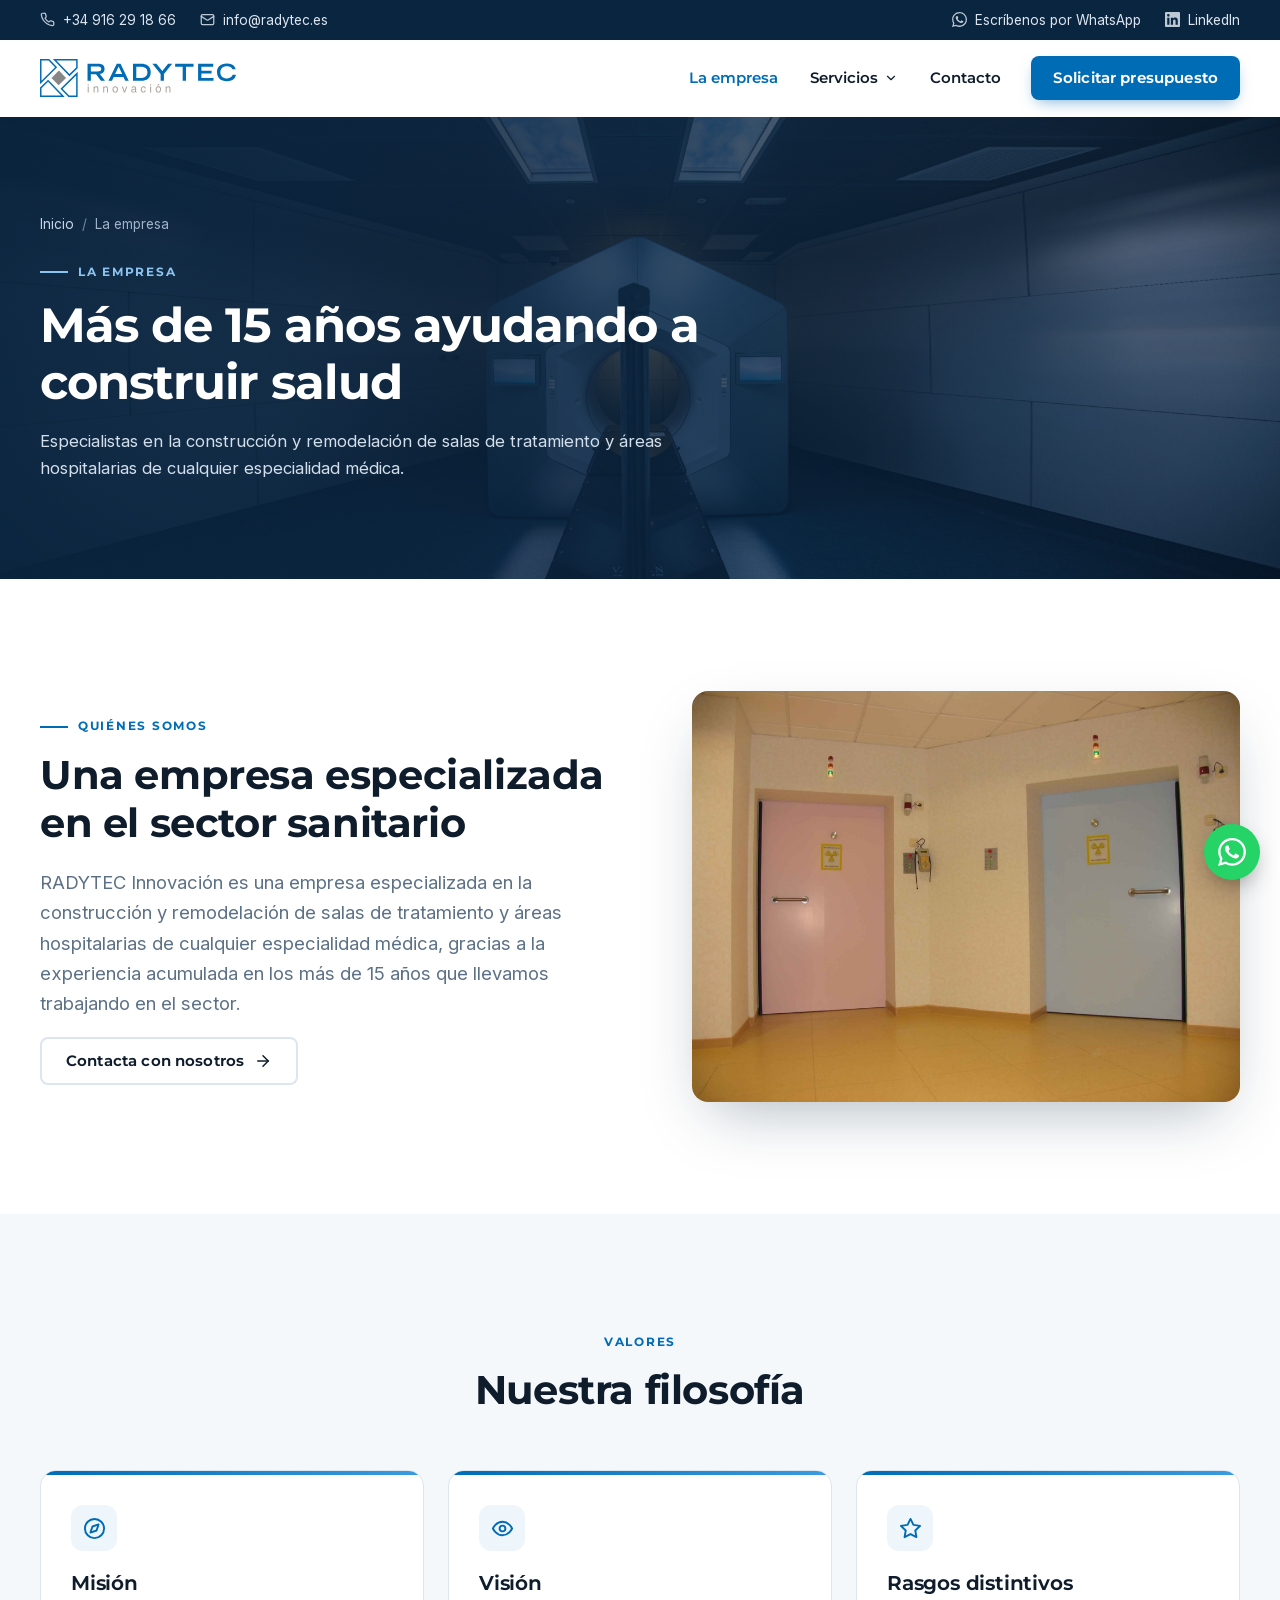
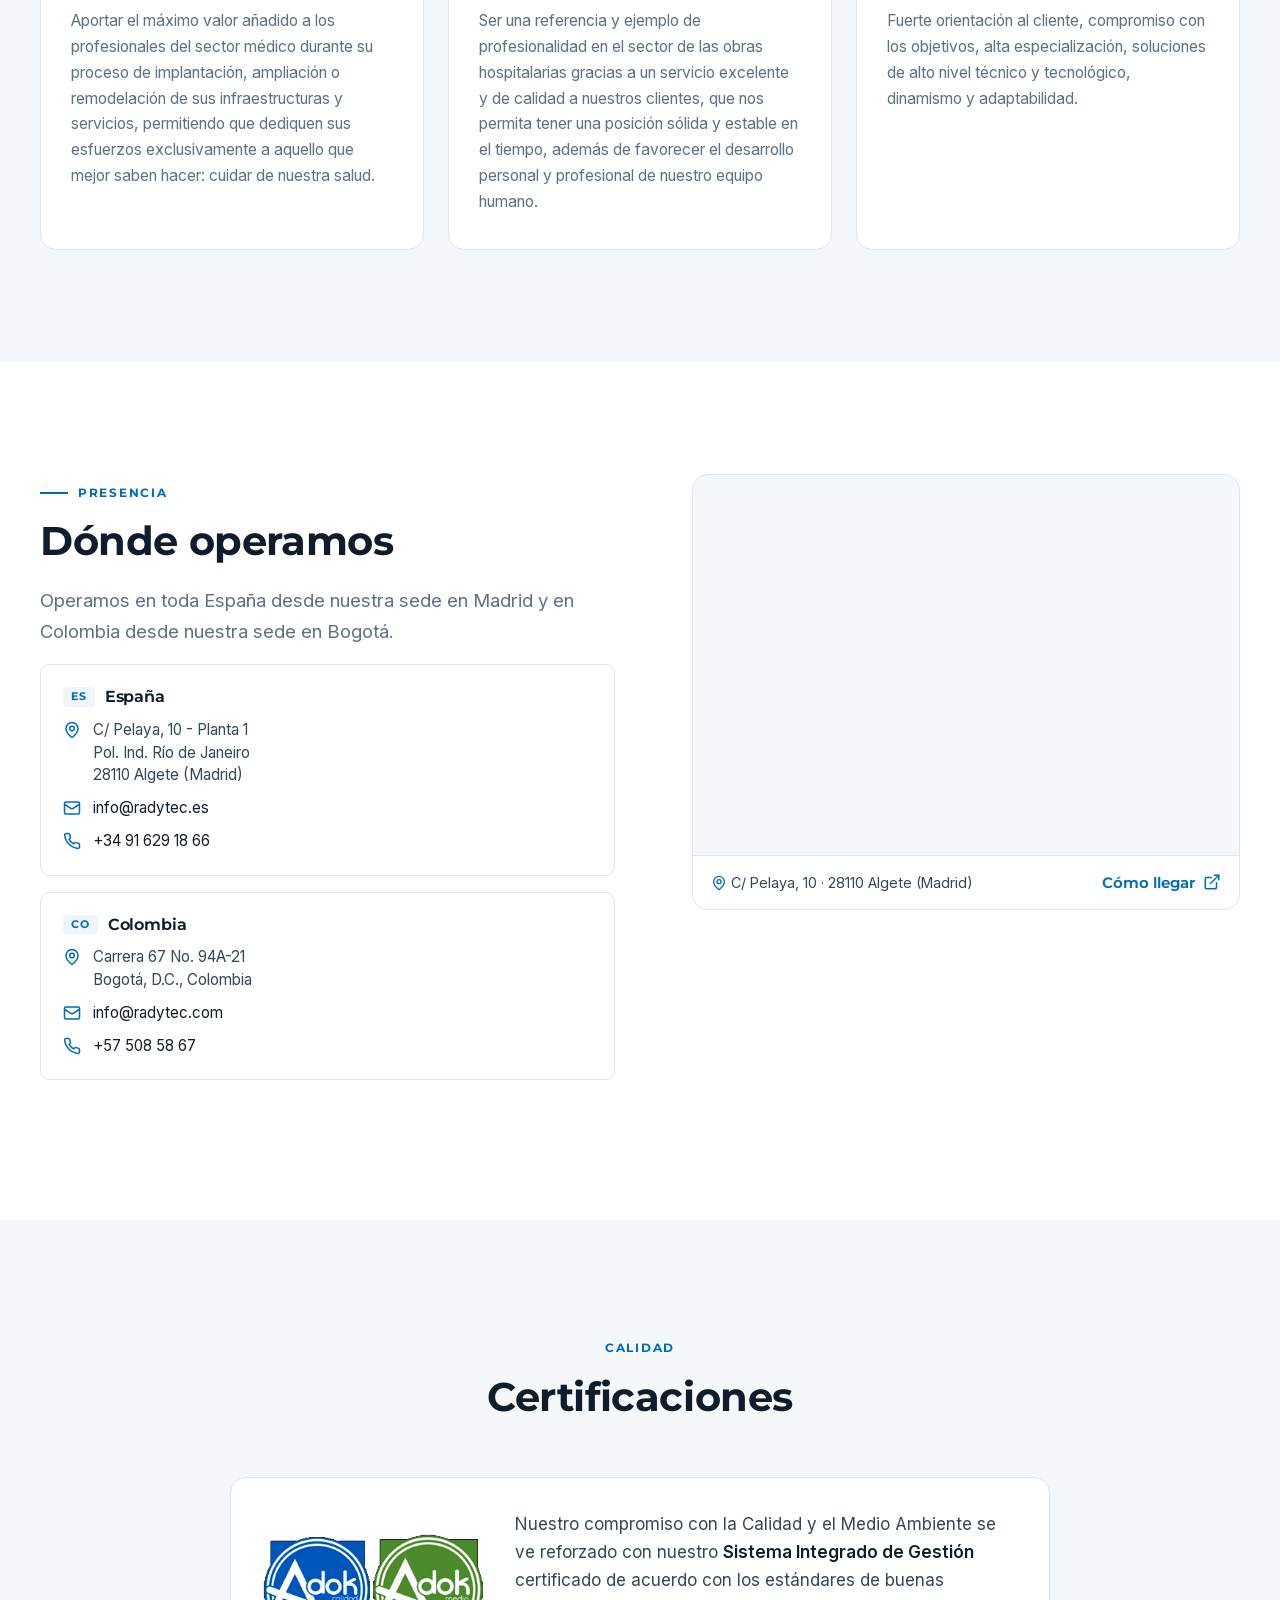
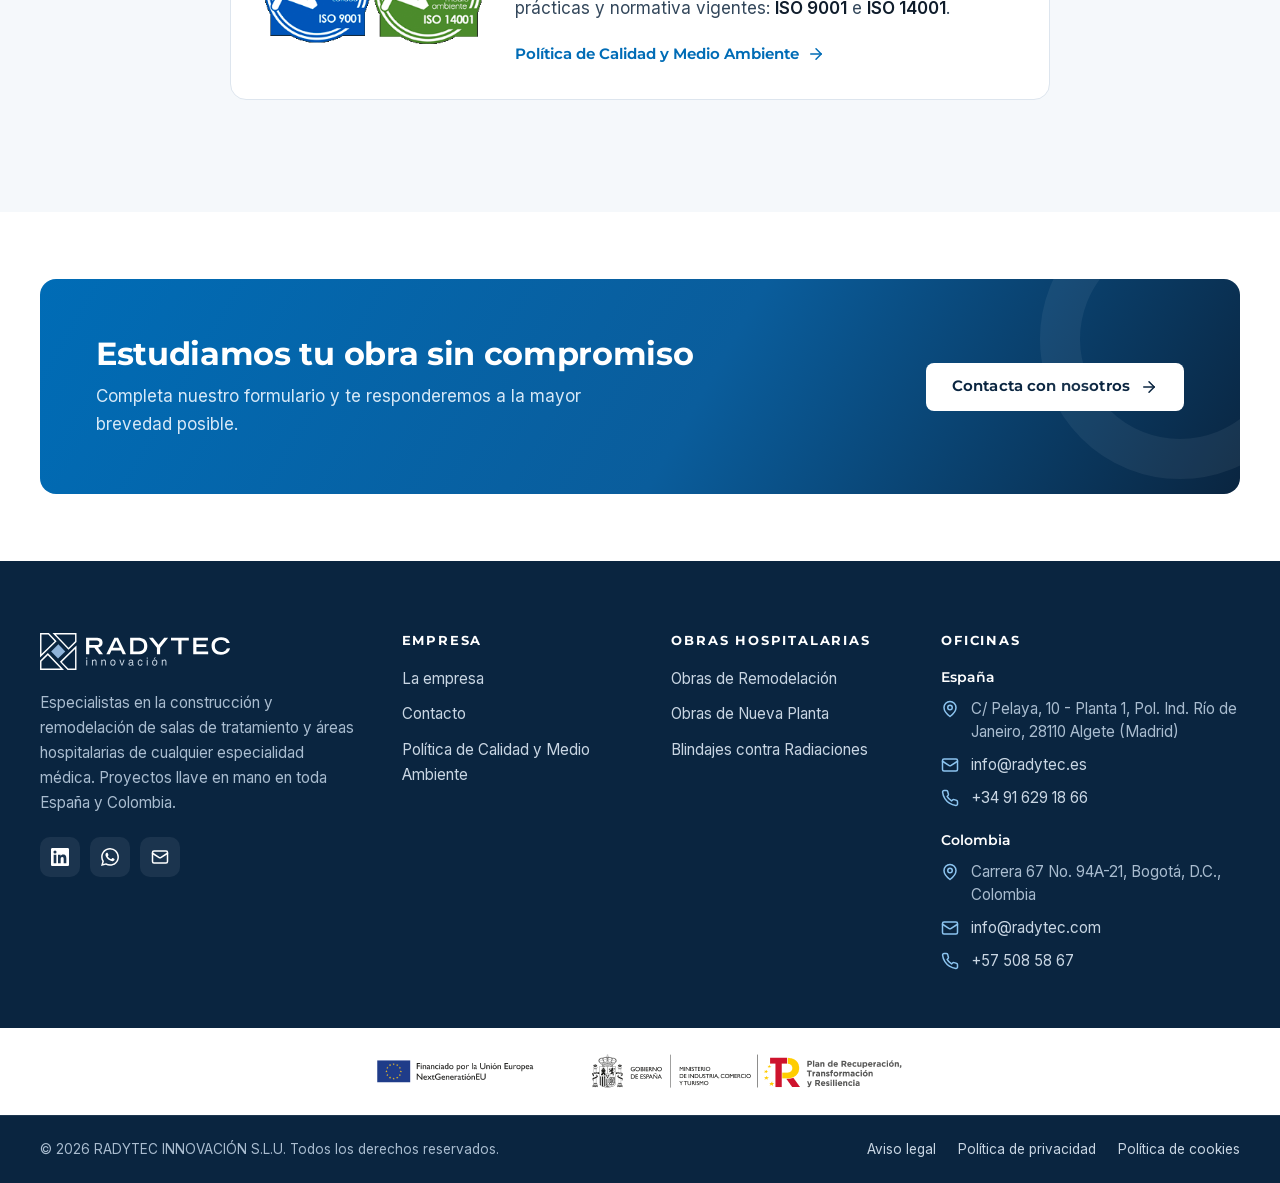
<file: la-empresa/index.html>
<!doctype html>
<html lang="es">
<head>
<meta charset="utf-8">
<meta name="viewport" content="width=device-width, initial-scale=1">
<script>document.documentElement.classList.add('js')</script>
<title>La Empresa | Radytec Innovación</title>
<meta name="description" content="Radytec Innovación: más de 15 años especializados en la construcción y remodelación de salas de tratamiento y áreas hospitalarias en España y Colombia.">
<link rel="canonical" href="https://radytec.es/la-empresa/">
<meta name="theme-color" content="#0a2540">
<meta property="og:type" content="website">
<meta property="og:locale" content="es_ES">
<meta property="og:site_name" content="Radytec Innovación">
<meta property="og:title" content="La Empresa | Radytec Innovación">
<meta property="og:description" content="Radytec Innovación: más de 15 años especializados en la construcción y remodelación de salas de tratamiento y áreas hospitalarias en España y Colombia.">
<meta property="og:url" content="https://radytec.es/la-empresa/">
<meta property="og:image" content="https://radytec.es/assets/img/og-image.jpg">
<meta name="twitter:card" content="summary_large_image">
<link rel="icon" type="image/png" sizes="32x32" href="../assets/img/favicon-32.png">
<link rel="apple-touch-icon" href="../assets/img/apple-touch-icon.png">
<link rel="preload" href="../assets/fonts/montserrat-latin.woff2" as="font" type="font/woff2" crossorigin>
<link rel="preload" href="../assets/fonts/inter-latin.woff2" as="font" type="font/woff2" crossorigin>
<link rel="stylesheet" href="../assets/css/styles.css?v=1792664041">
</head>
<body>
<a class="skip-link" href="#contenido">Saltar al contenido</a>
<div class="topbar">
  <div class="container">
    <div class="topbar__group">
      <a href="tel:+34916291866"><svg viewBox="0 0 24 24" fill="none" stroke="currentColor" stroke-width="2" stroke-linecap="round" stroke-linejoin="round" aria-hidden="true" focusable="false"><path d="M22 16.92v3a2 2 0 0 1-2.18 2 19.79 19.79 0 0 1-8.63-3.07 19.5 19.5 0 0 1-6-6 19.79 19.79 0 0 1-3.07-8.67A2 2 0 0 1 4.11 2h3a2 2 0 0 1 2 1.72c.13.96.36 1.9.7 2.81a2 2 0 0 1-.45 2.11L8.09 9.91a16 16 0 0 0 6 6l1.27-1.27a2 2 0 0 1 2.11-.45c.91.34 1.85.57 2.81.7A2 2 0 0 1 22 16.92z"/></svg><span>+34 916 29 18 66</span></a>
      <a href="mailto:info@radytec.es"><svg viewBox="0 0 24 24" fill="none" stroke="currentColor" stroke-width="2" stroke-linecap="round" stroke-linejoin="round" aria-hidden="true" focusable="false"><rect x="2" y="4" width="20" height="16" rx="2"/><path d="m22 7-8.97 5.7a1.94 1.94 0 0 1-2.06 0L2 7"/></svg><span>info@radytec.es</span></a>
    </div>
    <div class="topbar__group topbar__group--secondary">
      <a href="https://api.whatsapp.com/send?phone=34660716524&text=Hola,%20quisiera%20pedir%20presupuesto" target="_blank" rel="noopener"><svg viewBox="0 0 24 24" fill="currentColor" aria-hidden="true" focusable="false"><path d="M17.47 14.38c-.3-.15-1.76-.87-2.03-.97-.27-.1-.47-.15-.67.15-.2.3-.77.97-.94 1.17-.17.2-.35.22-.65.07-.3-.15-1.26-.46-2.4-1.47-.89-.79-1.49-1.77-1.66-2.07-.17-.3-.02-.46.13-.61.13-.13.3-.35.45-.52.15-.17.2-.3.3-.5.1-.2.05-.37-.02-.52-.08-.15-.67-1.62-.92-2.22-.24-.58-.49-.5-.67-.51h-.57c-.2 0-.52.07-.79.37-.27.3-1.04 1.02-1.04 2.48s1.07 2.88 1.21 3.08c.15.2 2.1 3.2 5.08 4.49.71.31 1.26.49 1.69.63.71.23 1.36.2 1.87.12.57-.09 1.76-.72 2.01-1.41.25-.69.25-1.29.17-1.41-.07-.12-.27-.2-.57-.35zM12.05 21.79h-.01a9.87 9.87 0 0 1-5.03-1.38l-.36-.21-3.74.98 1-3.65-.24-.37a9.86 9.86 0 0 1-1.51-5.26c0-5.45 4.44-9.88 9.89-9.88 2.64 0 5.12 1.03 6.99 2.9a9.82 9.82 0 0 1 2.89 6.99c0 5.45-4.44 9.88-9.88 9.88zm8.41-18.3A11.82 11.82 0 0 0 12.05 0C5.5 0 .16 5.34.16 11.89c0 2.1.55 4.14 1.59 5.95L.06 24l6.3-1.65a11.88 11.88 0 0 0 5.68 1.45h.01c6.55 0 11.89-5.34 11.89-11.89 0-3.18-1.24-6.16-3.48-8.41z"/></svg><span>Escríbenos por WhatsApp</span></a>
      <a href="https://es.linkedin.com/company/radytec-innovaci%C3%B3n" target="_blank" rel="noopener"><svg viewBox="0 0 24 24" fill="currentColor" aria-hidden="true" focusable="false"><path d="M20.45 20.45h-3.56v-5.57c0-1.33-.02-3.04-1.85-3.04-1.86 0-2.14 1.45-2.14 2.95v5.66H9.34V9h3.42v1.56h.05c.48-.9 1.64-1.85 3.37-1.85 3.6 0 4.27 2.37 4.27 5.45v6.29zM5.34 7.43a2.06 2.06 0 1 1 0-4.13 2.06 2.06 0 0 1 0 4.13zM7.12 20.45H3.56V9h3.56v11.45zM22.22 0H1.77C.79 0 0 .77 0 1.73v20.54C0 23.23.79 24 1.77 24h20.45c.98 0 1.78-.77 1.78-1.73V1.73C24 .77 23.2 0 22.22 0z"/></svg><span>LinkedIn</span></a>
    </div>
  </div>
</div>
<header class="header">
  <div class="container">
    <a class="brand" href="../" aria-label="Radytec Innovación – inicio">
      <img src="../assets/img/logo.svg" alt="Radytec Innovación" width="196" height="38">
    </a>
    <nav class="nav" id="menu" aria-label="Principal">
      <ul class="nav__list">
        <li class="nav__item"><a class="nav__link" href="../la-empresa/" aria-current="page">La empresa</a></li>
        <li class="nav__item nav__item--drop">
          <button class="nav__link" type="button" aria-expanded="false" aria-haspopup="true">Servicios <svg viewBox="0 0 24 24" fill="none" stroke="currentColor" stroke-width="2" stroke-linecap="round" stroke-linejoin="round" aria-hidden="true" focusable="false"><path d="m6 9 6 6 6-6"/></svg></button>
          <ul class="dropdown"><li><a href="../obras-remodelacion/"><span class="dropdown__icon"><svg viewBox="0 0 24 24" fill="none" stroke="currentColor" stroke-width="2" stroke-linecap="round" stroke-linejoin="round" aria-hidden="true" focusable="false"><path d="M14.7 6.3a1 1 0 0 0 0 1.4l1.6 1.6a1 1 0 0 0 1.4 0l3.77-3.77a6 6 0 0 1-7.94 7.94l-6.91 6.91a2.12 2.12 0 0 1-3-3l6.91-6.91a6 6 0 0 1 7.94-7.94l-3.76 3.76z"/></svg></span>
          <span><strong>Obras de Remodelación</strong><small>Diseño, implantación y reforma integral de Salas y Áreas Hospitalarias.</small></span></a></li><li><a href="../obras-nueva-planta/"><span class="dropdown__icon"><svg viewBox="0 0 24 24" fill="none" stroke="currentColor" stroke-width="2" stroke-linecap="round" stroke-linejoin="round" aria-hidden="true" focusable="false"><rect x="4" y="2" width="16" height="20" rx="2"/><path d="M9 22v-4h6v4"/><path d="M8 6h.01M16 6h.01M12 6h.01M12 10h.01M12 14h.01M16 10h.01M16 14h.01M8 10h.01M8 14h.01"/></svg></span>
          <span><strong>Obras de Nueva Planta</strong><small>Ampliación o Ejecución de Nuevas Áreas Hospitalarias.</small></span></a></li><li><a href="../blindaje-contra-radiaciones/"><span class="dropdown__icon"><svg viewBox="0 0 24 24" fill="none" stroke="currentColor" stroke-width="2" stroke-linecap="round" stroke-linejoin="round" aria-hidden="true" focusable="false"><path d="M12 12h.01"/><path d="M7.5 4.2c-.3-.5-.9-.7-1.3-.4C3.9 5.5 2.3 8.1 2 11c-.1.5.4 1 1 1h5c0-1.5.8-2.8 2-3.4-1.1-1.9-2.3-3.9-2.5-4.4z"/><path d="M21 12c.6 0 1-.4 1-1-.3-2.9-1.8-5.5-4.1-7.1-.4-.3-1.1-.2-1.3.3-.3.5-1.4 2.5-2.5 4.4 1.2.7 1.9 2 1.9 3.4h5z"/><path d="M7.5 19.8c-.3.5-.1 1.1.4 1.3 2.6 1.2 5.6 1.2 8.2 0 .5-.2.7-.8.4-1.3-.3-.5-1.4-2.4-2.5-4.3-1.2.7-2.8.7-4 0-1.1 1.9-2.2 3.8-2.5 4.3z"/></svg></span>
          <span><strong>Blindajes contra Radiaciones</strong><small>Blindajes contra Radiaciones para Radioterapia, Radiodiagnóstico y Radiofarmacia.</small></span></a></li></ul>
        </li>
        <li class="nav__item"><a class="nav__link" href="../contacto/">Contacto</a></li>
      </ul>
      <a class="btn btn--primary header__cta" href="../contacto/#formulario">Solicitar presupuesto</a>
    </nav>
    <button class="nav-toggle" type="button" aria-controls="menu" aria-expanded="false" aria-label="Abrir menú">
      <svg class="icon-open" viewBox="0 0 24 24" fill="none" stroke="currentColor" stroke-width="2" stroke-linecap="round" stroke-linejoin="round" aria-hidden="true" focusable="false"><path d="M4 6h16"/><path d="M4 12h16"/><path d="M4 18h16"/></svg><svg class="icon-close" viewBox="0 0 24 24" fill="none" stroke="currentColor" stroke-width="2" stroke-linecap="round" stroke-linejoin="round" aria-hidden="true" focusable="false"><path d="M18 6 6 18"/><path d="m6 6 12 12"/></svg>
    </button>
  </div>
</header>
<main id="contenido">
<section class="page-hero">
  <div class="page-hero__bg"><img src="../assets/img/hero-inicio.jpg" alt="" fetchpriority="high"></div>
  <div class="container">
    <nav aria-label="Ruta de navegación"><ol class="breadcrumb"><li><a href="../">Inicio</a></li><li aria-current="page">La empresa</li></ol></nav>
    <span class="eyebrow">La empresa</span>
    <h1>Más de 15 años ayudando a construir salud</h1>
    <p>Especialistas en la construcción y remodelación de salas de tratamiento y áreas hospitalarias de cualquier especialidad médica.</p>
  </div>
</section>
<section class="section" aria-labelledby="quienes">
  <div class="container split">
    <div class="reveal">
      <span class="eyebrow">Quiénes somos</span>
      <h2 id="quienes">Una empresa especializada en el sector sanitario</h2>
      <p class="lead">RADYTEC Innovación es una empresa especializada en la construcción y remodelación de salas de tratamiento y áreas hospitalarias de cualquier especialidad médica, gracias a la experiencia acumulada en los más de 15 años que llevamos trabajando en el sector.</p>
      <a class="btn btn--outline" href="../contacto/">Contacta con nosotros <svg viewBox="0 0 24 24" fill="none" stroke="currentColor" stroke-width="2" stroke-linecap="round" stroke-linejoin="round" aria-hidden="true" focusable="false"><path d="M5 12h14"/><path d="m12 5 7 7-7 7"/></svg></a>
    </div>
    <div class="split__media reveal">
      <img src="../assets/img/card-blindajes.jpg" alt="Accesos blindados a un búnker de radioterapia" loading="lazy" width="1000" height="750">
    </div>
  </div>
</section>
<section class="section section--alt" aria-labelledby="filosofia">
  <div class="container">
    <div class="section-head section-head--center"><span class="eyebrow">Valores</span><h2 id="filosofia">Nuestra filosofía</h2></div>
    <div class="pillars"><div class="pillar reveal"><div class="feature__icon"><svg viewBox="0 0 24 24" fill="none" stroke="currentColor" stroke-width="2" stroke-linecap="round" stroke-linejoin="round" aria-hidden="true" focusable="false"><circle cx="12" cy="12" r="10"/><path d="m16.24 7.76-2.12 6.36-6.36 2.12 2.12-6.36 6.36-2.12z"/></svg></div><h3>Misión</h3><p>Aportar el máximo valor añadido a los profesionales del sector médico durante su proceso de implantación, ampliación o remodelación de sus infraestructuras y servicios, permitiendo que dediquen sus esfuerzos exclusivamente a aquello que mejor saben hacer: cuidar de nuestra salud.</p></div><div class="pillar reveal"><div class="feature__icon"><svg viewBox="0 0 24 24" fill="none" stroke="currentColor" stroke-width="2" stroke-linecap="round" stroke-linejoin="round" aria-hidden="true" focusable="false"><path d="M2 12s3-7 10-7 10 7 10 7-3 7-10 7-10-7-10-7Z"/><circle cx="12" cy="12" r="3"/></svg></div><h3>Visión</h3><p>Ser una referencia y ejemplo de profesionalidad en el sector de las obras hospitalarias gracias a un servicio excelente y de calidad a nuestros clientes, que nos permita tener una posición sólida y estable en el tiempo, además de favorecer el desarrollo personal y profesional de nuestro equipo humano.</p></div><div class="pillar reveal"><div class="feature__icon"><svg viewBox="0 0 24 24" fill="none" stroke="currentColor" stroke-width="2" stroke-linecap="round" stroke-linejoin="round" aria-hidden="true" focusable="false"><path d="m12 2 3.09 6.26L22 9.27l-5 4.87 1.18 6.88L12 17.77l-6.18 3.25L7 14.14 2 9.27l6.91-1.01L12 2z"/></svg></div><h3>Rasgos distintivos</h3><p>Fuerte orientación al cliente, compromiso con los objetivos, alta especialización, soluciones de alto nivel técnico y tecnológico, dinamismo y adaptabilidad.</p></div></div>
  </div>
</section>
<section class="section" aria-labelledby="donde">
  <div class="container split split--top">
    <div class="reveal">
      <span class="eyebrow">Presencia</span>
      <h2 id="donde">Dónde operamos</h2>
      <p class="lead">Operamos en toda España desde nuestra sede en Madrid y en Colombia desde nuestra sede en Bogotá.</p>
      <div class="offices"><div class="office"><h3><span class="flag">ES</span>España</h3>
      <ul class="contact-list"><li><svg viewBox="0 0 24 24" fill="none" stroke="currentColor" stroke-width="2" stroke-linecap="round" stroke-linejoin="round" aria-hidden="true" focusable="false"><path d="M20 10c0 6-8 12-8 12s-8-6-8-12a8 8 0 0 1 16 0Z"/><circle cx="12" cy="10" r="3"/></svg><span>C/ Pelaya, 10 - Planta 1<br>Pol. Ind. Río de Janeiro<br>28110 Algete (Madrid)</span></li>
      <li><svg viewBox="0 0 24 24" fill="none" stroke="currentColor" stroke-width="2" stroke-linecap="round" stroke-linejoin="round" aria-hidden="true" focusable="false"><rect x="2" y="4" width="20" height="16" rx="2"/><path d="m22 7-8.97 5.7a1.94 1.94 0 0 1-2.06 0L2 7"/></svg><a href="mailto:info@radytec.es">info@radytec.es</a></li>
      <li><svg viewBox="0 0 24 24" fill="none" stroke="currentColor" stroke-width="2" stroke-linecap="round" stroke-linejoin="round" aria-hidden="true" focusable="false"><path d="M22 16.92v3a2 2 0 0 1-2.18 2 19.79 19.79 0 0 1-8.63-3.07 19.5 19.5 0 0 1-6-6 19.79 19.79 0 0 1-3.07-8.67A2 2 0 0 1 4.11 2h3a2 2 0 0 1 2 1.72c.13.96.36 1.9.7 2.81a2 2 0 0 1-.45 2.11L8.09 9.91a16 16 0 0 0 6 6l1.27-1.27a2 2 0 0 1 2.11-.45c.91.34 1.85.57 2.81.7A2 2 0 0 1 22 16.92z"/></svg><a href="tel:+34916291866">+34 91 629 18 66</a></li></ul></div><div class="office"><h3><span class="flag">CO</span>Colombia</h3>
      <ul class="contact-list"><li><svg viewBox="0 0 24 24" fill="none" stroke="currentColor" stroke-width="2" stroke-linecap="round" stroke-linejoin="round" aria-hidden="true" focusable="false"><path d="M20 10c0 6-8 12-8 12s-8-6-8-12a8 8 0 0 1 16 0Z"/><circle cx="12" cy="10" r="3"/></svg><span>Carrera 67 No. 94A-21<br>Bogotá, D.C., Colombia</span></li>
      <li><svg viewBox="0 0 24 24" fill="none" stroke="currentColor" stroke-width="2" stroke-linecap="round" stroke-linejoin="round" aria-hidden="true" focusable="false"><rect x="2" y="4" width="20" height="16" rx="2"/><path d="m22 7-8.97 5.7a1.94 1.94 0 0 1-2.06 0L2 7"/></svg><a href="mailto:info@radytec.com">info@radytec.com</a></li>
      <li><svg viewBox="0 0 24 24" fill="none" stroke="currentColor" stroke-width="2" stroke-linecap="round" stroke-linejoin="round" aria-hidden="true" focusable="false"><path d="M22 16.92v3a2 2 0 0 1-2.18 2 19.79 19.79 0 0 1-8.63-3.07 19.5 19.5 0 0 1-6-6 19.79 19.79 0 0 1-3.07-8.67A2 2 0 0 1 4.11 2h3a2 2 0 0 1 2 1.72c.13.96.36 1.9.7 2.81a2 2 0 0 1-.45 2.11L8.09 9.91a16 16 0 0 0 6 6l1.27-1.27a2 2 0 0 1 2.11-.45c.91.34 1.85.57 2.81.7A2 2 0 0 1 22 16.92z"/></svg><a href="tel:+575085867">+57 508 58 67</a></li></ul></div></div>
    </div>
    <div class="reveal"><div class="map">
  <iframe src="https://www.openstreetmap.org/export/embed.html?bbox=-3.86261%2C40.45573%2C-3.22261%2C40.73573&amp;layer=mapnik&amp;marker=40.595734%2C-3.542612" title="Mapa: Radytec Innovación, C/ Pelaya 10, Algete (Madrid)" loading="lazy"></iframe>
  <div class="map__link"><span><svg style="width:16px;height:16px;display:inline;vertical-align:-3px;color:var(--brand)" viewBox="0 0 24 24" fill="none" stroke="currentColor" stroke-width="2" stroke-linecap="round" stroke-linejoin="round" aria-hidden="true" focusable="false"><path d="M20 10c0 6-8 12-8 12s-8-6-8-12a8 8 0 0 1 16 0Z"/><circle cx="12" cy="10" r="3"/></svg> C/ Pelaya, 10 · 28110 Algete (Madrid)</span>
    <a class="link-arrow" href="https://www.google.com/maps/search/?api=1&amp;query=Radytec+Innovaci%C3%B3n+Calle+Pelaya+10+Algete" target="_blank" rel="noopener">Cómo llegar <svg viewBox="0 0 24 24" fill="none" stroke="currentColor" stroke-width="2" stroke-linecap="round" stroke-linejoin="round" aria-hidden="true" focusable="false"><path d="M15 3h6v6"/><path d="M10 14 21 3"/><path d="M18 13v6a2 2 0 0 1-2 2H5a2 2 0 0 1-2-2V8a2 2 0 0 1 2-2h6"/></svg></a></div>
</div></div>
  </div>
</section>
<section class="section section--alt" aria-labelledby="certificaciones">
  <div class="container container--narrow">
    <div class="section-head section-head--center"><span class="eyebrow">Calidad</span><h2 id="certificaciones">Certificaciones</h2></div>
    <div class="cert reveal">
      <img src="../assets/img/certificaciones-iso.png" alt="Certificados ISO 9001 (calidad) e ISO 14001 (medio ambiente)" width="300" height="150" loading="lazy">
      <div>
        <p>Nuestro compromiso con la Calidad y el Medio Ambiente se ve reforzado con nuestro <strong>Sistema Integrado de Gestión</strong> certificado de acuerdo con los estándares de buenas prácticas y normativa vigentes: <strong>ISO 9001</strong> e <strong>ISO 14001</strong>.</p>
        <a class="link-arrow" href="../politica-de-calidad-y-medio-ambiente/">Política de Calidad y Medio Ambiente <svg viewBox="0 0 24 24" fill="none" stroke="currentColor" stroke-width="2" stroke-linecap="round" stroke-linejoin="round" aria-hidden="true" focusable="false"><path d="M5 12h14"/><path d="m12 5 7 7-7 7"/></svg></a>
      </div>
    </div>
  </div>
</section>
<section class="section section--tight">
  <div class="container">
    <div class="cta-band reveal">
      <div><h2>Estudiamos tu obra sin compromiso</h2><p>Completa nuestro formulario y te responderemos a la mayor brevedad posible.</p></div>
      <a class="btn" href="../contacto/#formulario">Contacta con nosotros <svg viewBox="0 0 24 24" fill="none" stroke="currentColor" stroke-width="2" stroke-linecap="round" stroke-linejoin="round" aria-hidden="true" focusable="false"><path d="M5 12h14"/><path d="m12 5 7 7-7 7"/></svg></a>
    </div>
  </div>
</section></main>
<footer class="footer">
  <div class="container footer__main">
    <div class="footer__brand">
      <img src="../assets/img/logo-blanco.svg" alt="Radytec Innovación" width="190" height="37" loading="lazy">
      <p>Especialistas en la construcción y remodelación de salas de tratamiento y áreas hospitalarias de cualquier especialidad médica. Proyectos llave en mano en toda España y Colombia.</p>
      <div class="social">
        <a href="https://es.linkedin.com/company/radytec-innovaci%C3%B3n" target="_blank" rel="noopener" aria-label="LinkedIn de Radytec"><svg viewBox="0 0 24 24" fill="currentColor" aria-hidden="true" focusable="false"><path d="M20.45 20.45h-3.56v-5.57c0-1.33-.02-3.04-1.85-3.04-1.86 0-2.14 1.45-2.14 2.95v5.66H9.34V9h3.42v1.56h.05c.48-.9 1.64-1.85 3.37-1.85 3.6 0 4.27 2.37 4.27 5.45v6.29zM5.34 7.43a2.06 2.06 0 1 1 0-4.13 2.06 2.06 0 0 1 0 4.13zM7.12 20.45H3.56V9h3.56v11.45zM22.22 0H1.77C.79 0 0 .77 0 1.73v20.54C0 23.23.79 24 1.77 24h20.45c.98 0 1.78-.77 1.78-1.73V1.73C24 .77 23.2 0 22.22 0z"/></svg></a>
        <a href="https://api.whatsapp.com/send?phone=34660716524&text=Hola,%20quisiera%20pedir%20presupuesto" target="_blank" rel="noopener" aria-label="WhatsApp de Radytec"><svg viewBox="0 0 24 24" fill="currentColor" aria-hidden="true" focusable="false"><path d="M17.47 14.38c-.3-.15-1.76-.87-2.03-.97-.27-.1-.47-.15-.67.15-.2.3-.77.97-.94 1.17-.17.2-.35.22-.65.07-.3-.15-1.26-.46-2.4-1.47-.89-.79-1.49-1.77-1.66-2.07-.17-.3-.02-.46.13-.61.13-.13.3-.35.45-.52.15-.17.2-.3.3-.5.1-.2.05-.37-.02-.52-.08-.15-.67-1.62-.92-2.22-.24-.58-.49-.5-.67-.51h-.57c-.2 0-.52.07-.79.37-.27.3-1.04 1.02-1.04 2.48s1.07 2.88 1.21 3.08c.15.2 2.1 3.2 5.08 4.49.71.31 1.26.49 1.69.63.71.23 1.36.2 1.87.12.57-.09 1.76-.72 2.01-1.41.25-.69.25-1.29.17-1.41-.07-.12-.27-.2-.57-.35zM12.05 21.79h-.01a9.87 9.87 0 0 1-5.03-1.38l-.36-.21-3.74.98 1-3.65-.24-.37a9.86 9.86 0 0 1-1.51-5.26c0-5.45 4.44-9.88 9.89-9.88 2.64 0 5.12 1.03 6.99 2.9a9.82 9.82 0 0 1 2.89 6.99c0 5.45-4.44 9.88-9.88 9.88zm8.41-18.3A11.82 11.82 0 0 0 12.05 0C5.5 0 .16 5.34.16 11.89c0 2.1.55 4.14 1.59 5.95L.06 24l6.3-1.65a11.88 11.88 0 0 0 5.68 1.45h.01c6.55 0 11.89-5.34 11.89-11.89 0-3.18-1.24-6.16-3.48-8.41z"/></svg></a>
        <a href="mailto:info@radytec.es" aria-label="Correo electrónico de Radytec"><svg viewBox="0 0 24 24" fill="none" stroke="currentColor" stroke-width="2" stroke-linecap="round" stroke-linejoin="round" aria-hidden="true" focusable="false"><rect x="2" y="4" width="20" height="16" rx="2"/><path d="m22 7-8.97 5.7a1.94 1.94 0 0 1-2.06 0L2 7"/></svg></a>
      </div>
    </div>
    <nav aria-label="Empresa">
      <h2>Empresa</h2>
      <ul>
        <li><a href="../la-empresa/">La empresa</a></li>
        <li><a href="../contacto/">Contacto</a></li>
        <li><a href="../politica-de-calidad-y-medio-ambiente/">Política de Calidad y Medio Ambiente</a></li>
      </ul>
    </nav>
    <nav aria-label="Servicios">
      <h2>Obras hospitalarias</h2>
      <ul><li><a href="../obras-remodelacion/">Obras de Remodelación</a></li><li><a href="../obras-nueva-planta/">Obras de Nueva Planta</a></li><li><a href="../blindaje-contra-radiaciones/">Blindajes contra Radiaciones</a></li></ul>
    </nav>
    <div>
      <h2>Oficinas</h2>
      <div class="footer__office"><strong>España</strong>
        <ul class="contact-list">
          <li><svg viewBox="0 0 24 24" fill="none" stroke="currentColor" stroke-width="2" stroke-linecap="round" stroke-linejoin="round" aria-hidden="true" focusable="false"><path d="M20 10c0 6-8 12-8 12s-8-6-8-12a8 8 0 0 1 16 0Z"/><circle cx="12" cy="10" r="3"/></svg><span>C/ Pelaya, 10 - Planta 1, Pol. Ind. Río de Janeiro, 28110 Algete (Madrid)</span></li>
          <li><svg viewBox="0 0 24 24" fill="none" stroke="currentColor" stroke-width="2" stroke-linecap="round" stroke-linejoin="round" aria-hidden="true" focusable="false"><rect x="2" y="4" width="20" height="16" rx="2"/><path d="m22 7-8.97 5.7a1.94 1.94 0 0 1-2.06 0L2 7"/></svg><a href="mailto:info@radytec.es">info@radytec.es</a></li>
          <li><svg viewBox="0 0 24 24" fill="none" stroke="currentColor" stroke-width="2" stroke-linecap="round" stroke-linejoin="round" aria-hidden="true" focusable="false"><path d="M22 16.92v3a2 2 0 0 1-2.18 2 19.79 19.79 0 0 1-8.63-3.07 19.5 19.5 0 0 1-6-6 19.79 19.79 0 0 1-3.07-8.67A2 2 0 0 1 4.11 2h3a2 2 0 0 1 2 1.72c.13.96.36 1.9.7 2.81a2 2 0 0 1-.45 2.11L8.09 9.91a16 16 0 0 0 6 6l1.27-1.27a2 2 0 0 1 2.11-.45c.91.34 1.85.57 2.81.7A2 2 0 0 1 22 16.92z"/></svg><a href="tel:+34916291866">+34 91 629 18 66</a></li>
        </ul></div><div class="footer__office"><strong>Colombia</strong>
        <ul class="contact-list">
          <li><svg viewBox="0 0 24 24" fill="none" stroke="currentColor" stroke-width="2" stroke-linecap="round" stroke-linejoin="round" aria-hidden="true" focusable="false"><path d="M20 10c0 6-8 12-8 12s-8-6-8-12a8 8 0 0 1 16 0Z"/><circle cx="12" cy="10" r="3"/></svg><span>Carrera 67 No. 94A-21, Bogotá, D.C., Colombia</span></li>
          <li><svg viewBox="0 0 24 24" fill="none" stroke="currentColor" stroke-width="2" stroke-linecap="round" stroke-linejoin="round" aria-hidden="true" focusable="false"><rect x="2" y="4" width="20" height="16" rx="2"/><path d="m22 7-8.97 5.7a1.94 1.94 0 0 1-2.06 0L2 7"/></svg><a href="mailto:info@radytec.com">info@radytec.com</a></li>
          <li><svg viewBox="0 0 24 24" fill="none" stroke="currentColor" stroke-width="2" stroke-linecap="round" stroke-linejoin="round" aria-hidden="true" focusable="false"><path d="M22 16.92v3a2 2 0 0 1-2.18 2 19.79 19.79 0 0 1-8.63-3.07 19.5 19.5 0 0 1-6-6 19.79 19.79 0 0 1-3.07-8.67A2 2 0 0 1 4.11 2h3a2 2 0 0 1 2 1.72c.13.96.36 1.9.7 2.81a2 2 0 0 1-.45 2.11L8.09 9.91a16 16 0 0 0 6 6l1.27-1.27a2 2 0 0 1 2.11-.45c.91.34 1.85.57 2.81.7A2 2 0 0 1 22 16.92z"/></svg><a href="tel:+575085867">+57 508 58 67</a></li>
        </ul></div>
    </div>
  </div>
  <div class="funding">
    <div class="container">
      <img src="../assets/img/logos-financiacion.png" width="537" height="51" loading="lazy"
           alt="Financiado por la Unión Europea – NextGenerationEU. Gobierno de España, Ministerio de Industria, Comercio y Turismo. Plan de Recuperación, Transformación y Resiliencia">
    </div>
  </div>
  <div class="footer__bottom">
    <div class="container">
      <span>© <span data-year>2026</span> RADYTEC INNOVACIÓN S.L.U. Todos los derechos reservados.</span>
      <nav class="footer__legal" aria-label="Información legal">
        <a href="../aviso-legal/">Aviso legal</a>
        <a href="../politica-de-privacidad/">Política de privacidad</a>
        <a href="../politica-de-cookies/">Política de cookies</a>
      </nav>
    </div>
  </div>
</footer>
<a class="whatsapp-fab" href="https://api.whatsapp.com/send?phone=34660716524&text=Hola,%20quisiera%20pedir%20presupuesto" target="_blank" rel="noopener" aria-label="Escríbenos por WhatsApp"><svg viewBox="0 0 24 24" fill="currentColor" aria-hidden="true" focusable="false"><path d="M17.47 14.38c-.3-.15-1.76-.87-2.03-.97-.27-.1-.47-.15-.67.15-.2.3-.77.97-.94 1.17-.17.2-.35.22-.65.07-.3-.15-1.26-.46-2.4-1.47-.89-.79-1.49-1.77-1.66-2.07-.17-.3-.02-.46.13-.61.13-.13.3-.35.45-.52.15-.17.2-.3.3-.5.1-.2.05-.37-.02-.52-.08-.15-.67-1.62-.92-2.22-.24-.58-.49-.5-.67-.51h-.57c-.2 0-.52.07-.79.37-.27.3-1.04 1.02-1.04 2.48s1.07 2.88 1.21 3.08c.15.2 2.1 3.2 5.08 4.49.71.31 1.26.49 1.69.63.71.23 1.36.2 1.87.12.57-.09 1.76-.72 2.01-1.41.25-.69.25-1.29.17-1.41-.07-.12-.27-.2-.57-.35zM12.05 21.79h-.01a9.87 9.87 0 0 1-5.03-1.38l-.36-.21-3.74.98 1-3.65-.24-.37a9.86 9.86 0 0 1-1.51-5.26c0-5.45 4.44-9.88 9.89-9.88 2.64 0 5.12 1.03 6.99 2.9a9.82 9.82 0 0 1 2.89 6.99c0 5.45-4.44 9.88-9.88 9.88zm8.41-18.3A11.82 11.82 0 0 0 12.05 0C5.5 0 .16 5.34.16 11.89c0 2.1.55 4.14 1.59 5.95L.06 24l6.3-1.65a11.88 11.88 0 0 0 5.68 1.45h.01c6.55 0 11.89-5.34 11.89-11.89 0-3.18-1.24-6.16-3.48-8.41z"/></svg></a>
<script src="../assets/js/main.js?v=1792664041" defer></script>
</body>
</html>
</file>
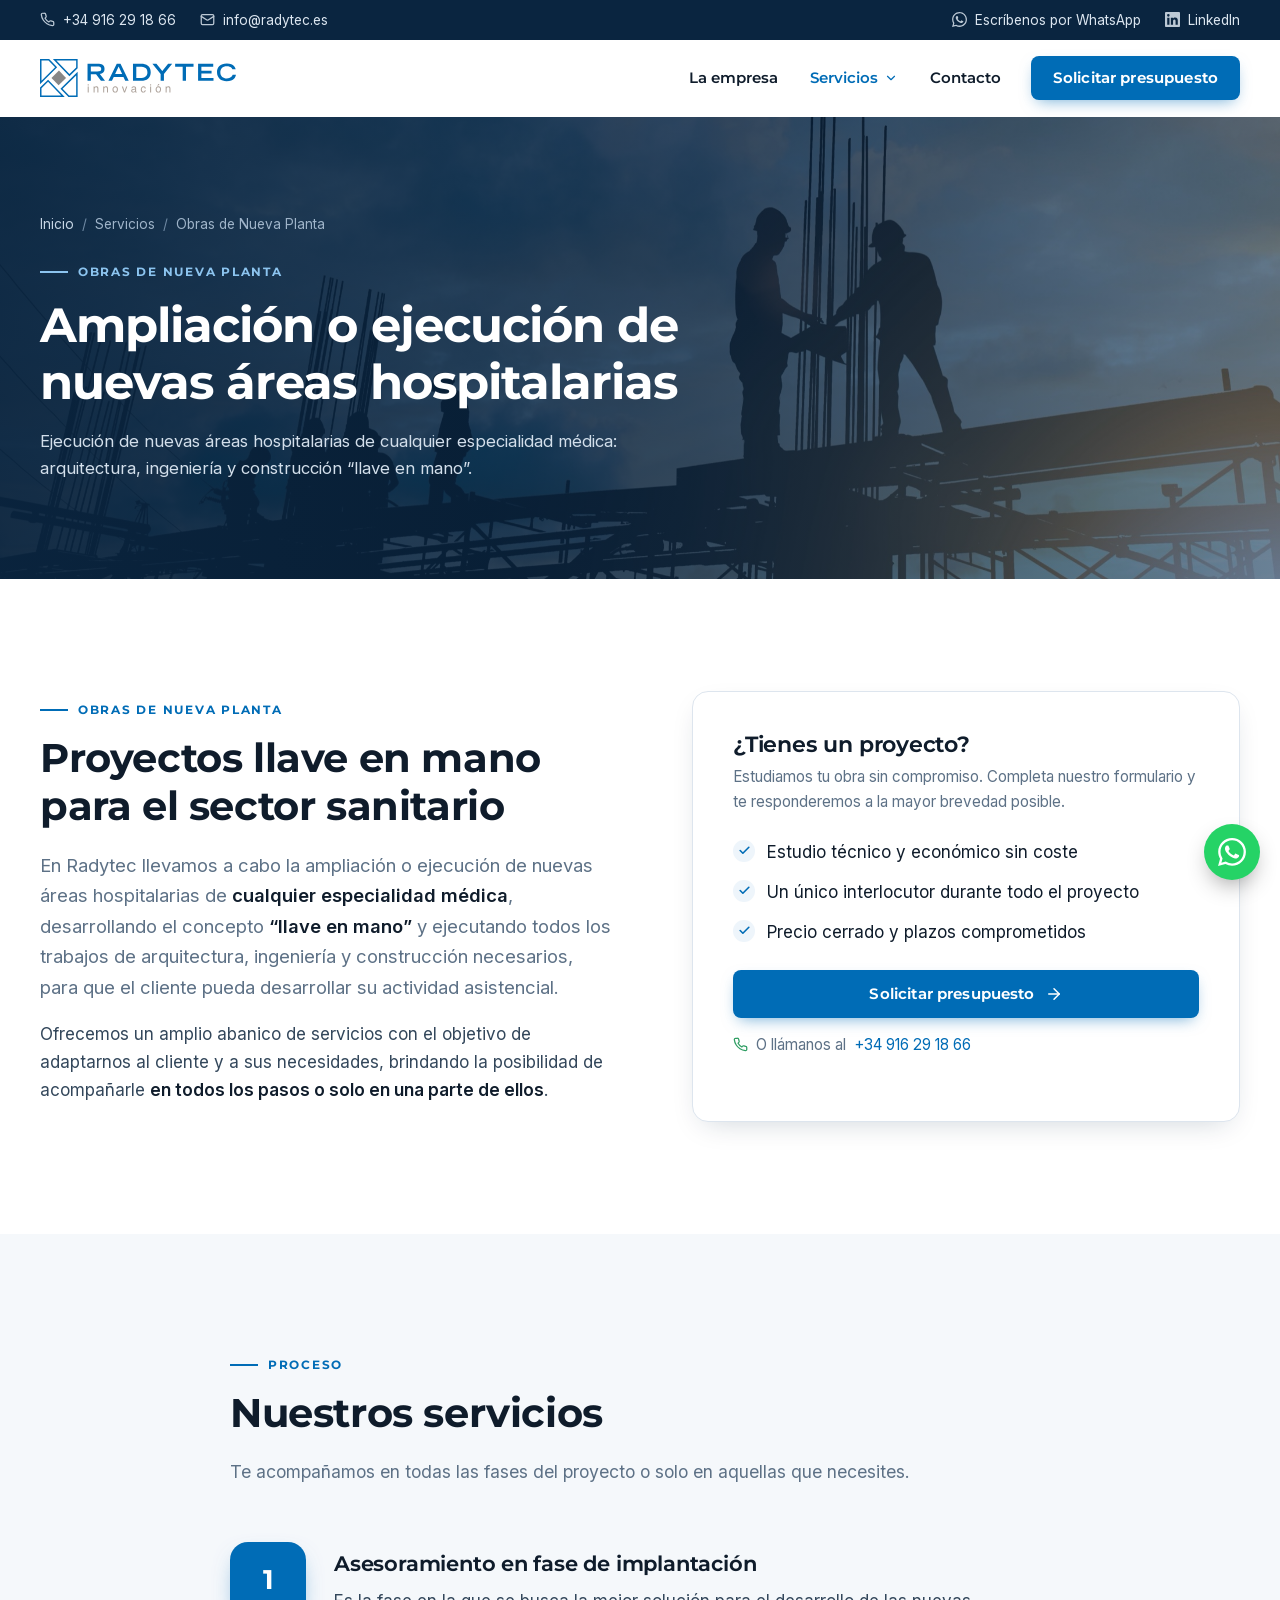
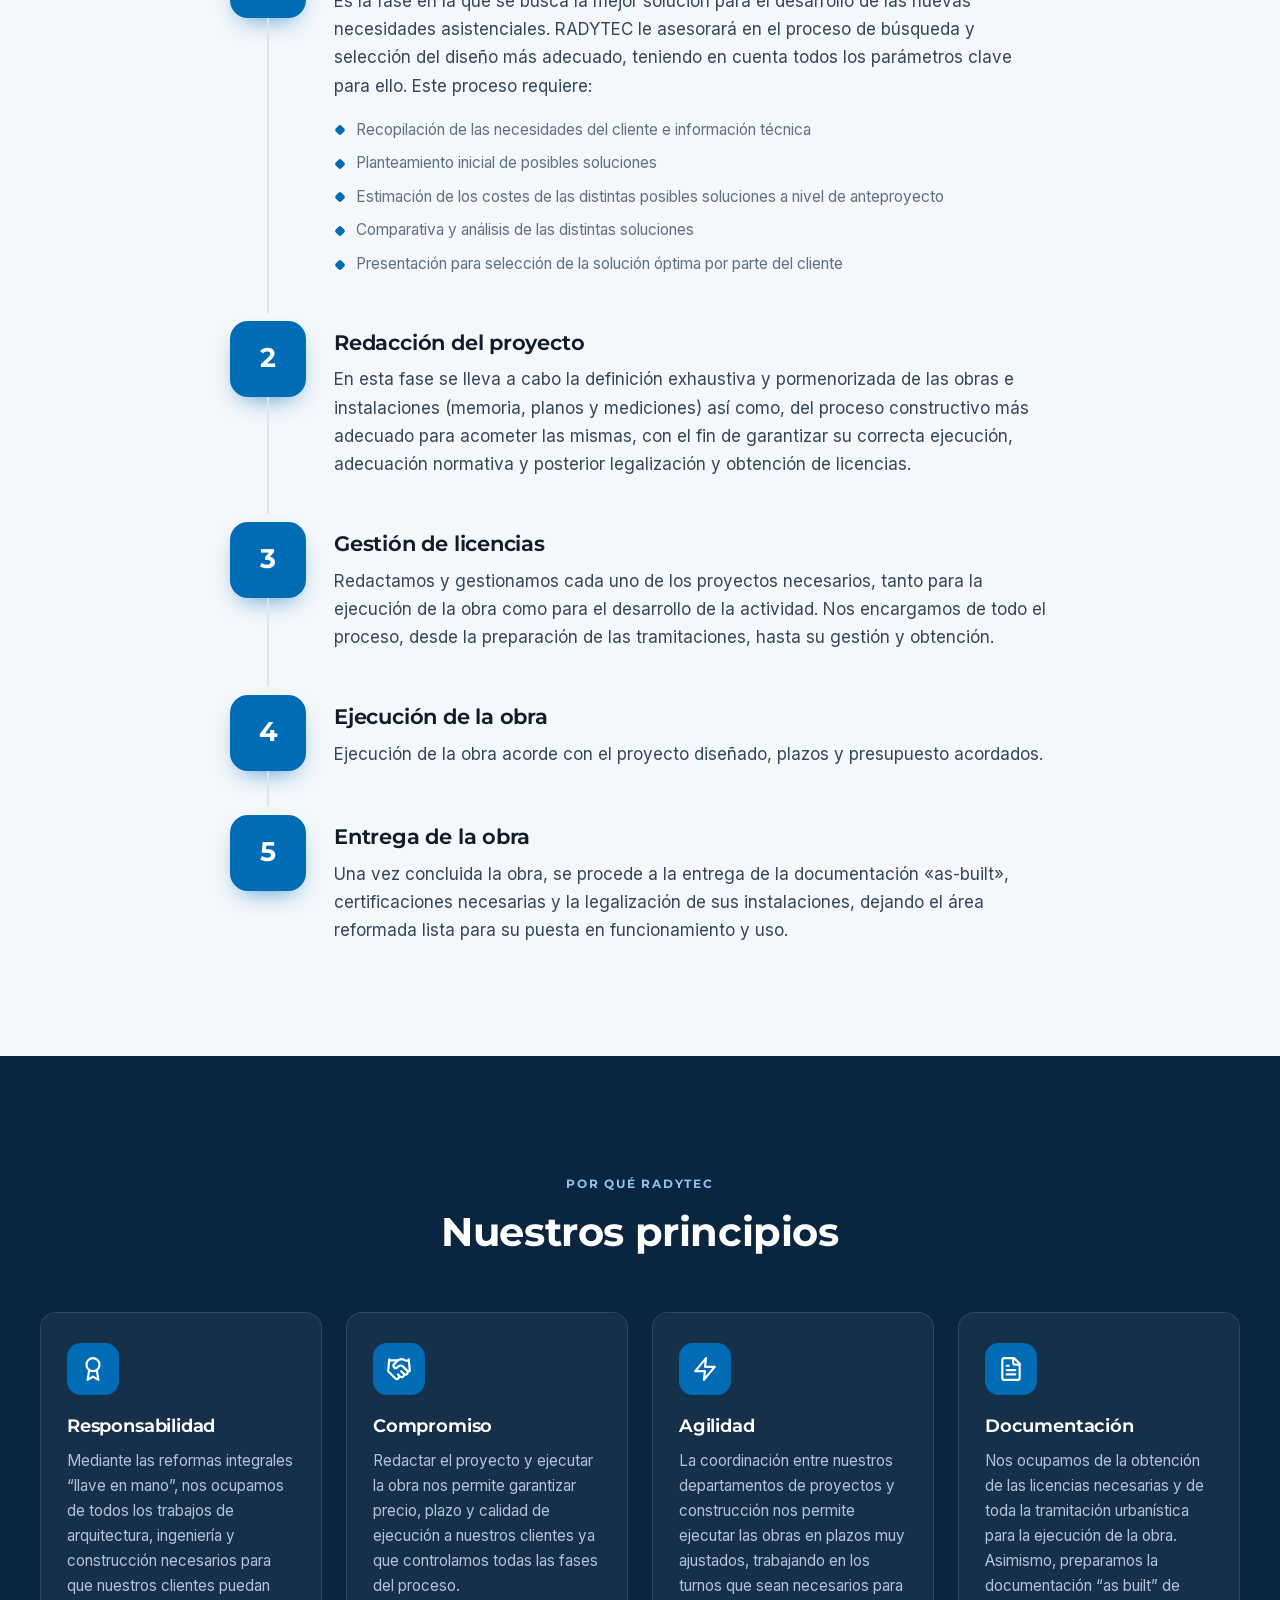
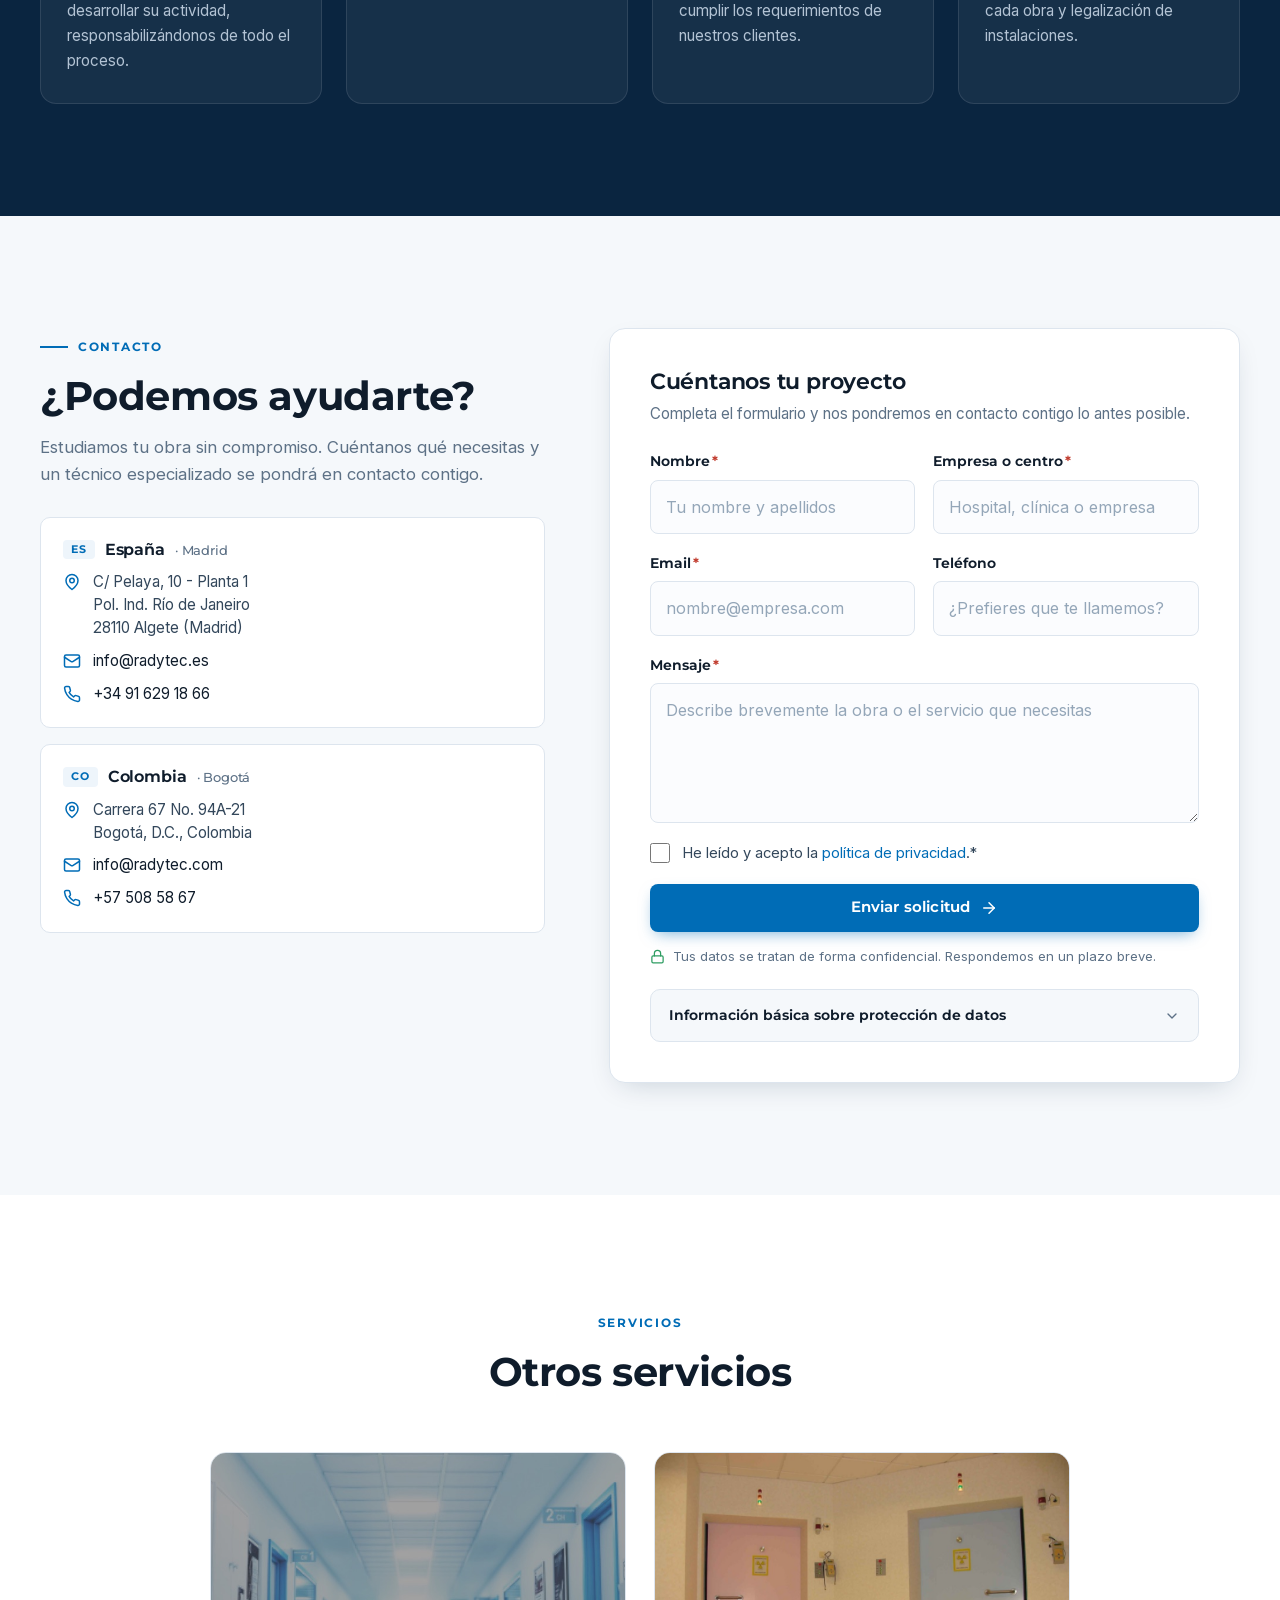
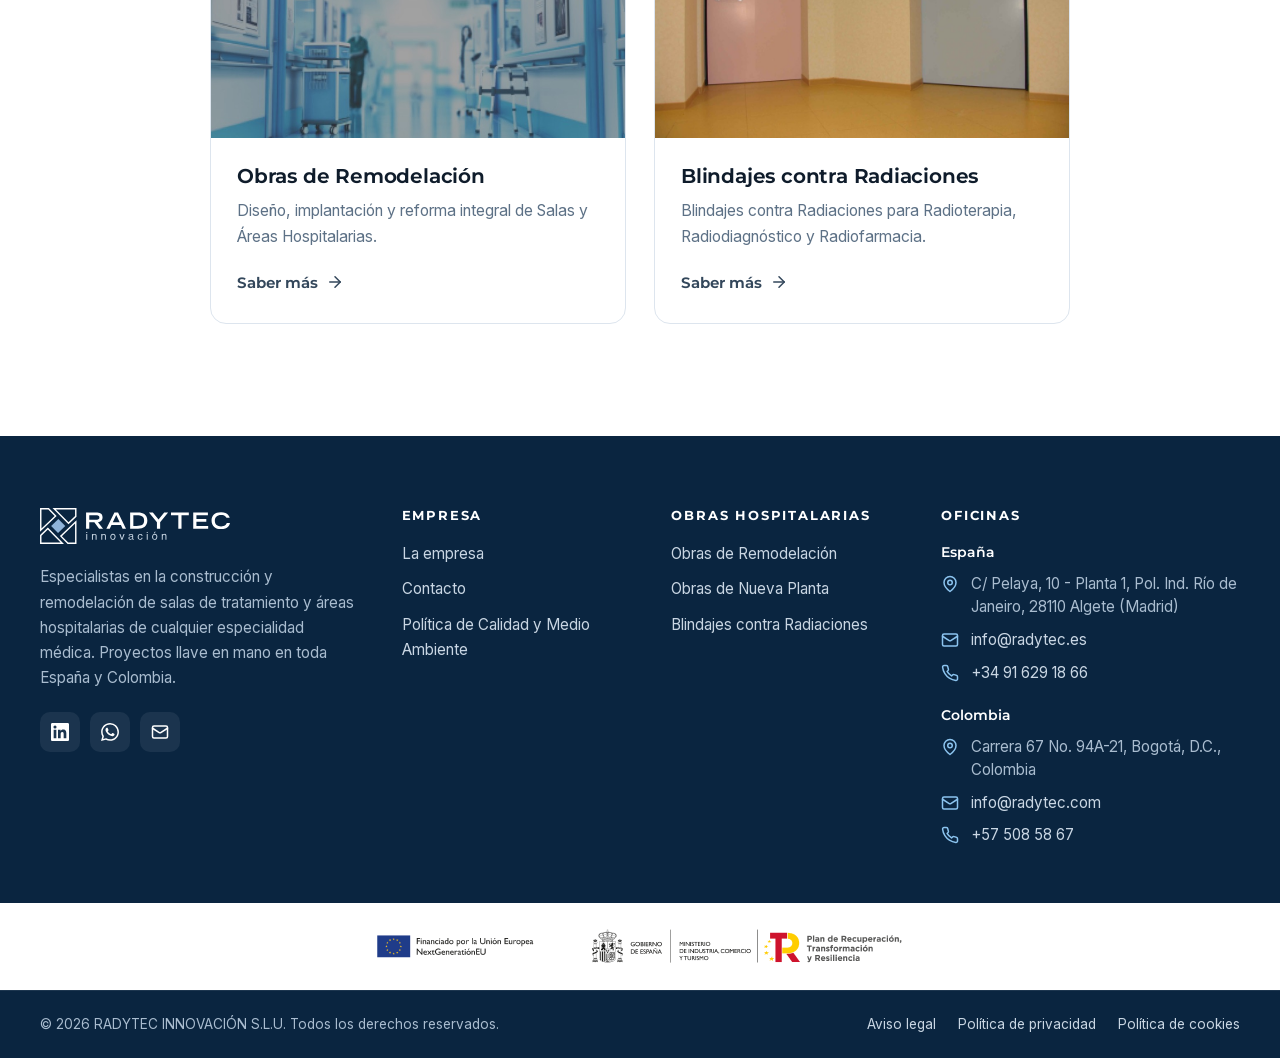
<file: obras-nueva-planta/index.html>
<!doctype html>
<html lang="es">
<head>
<meta charset="utf-8">
<meta name="viewport" content="width=device-width, initial-scale=1">
<script>document.documentElement.classList.add('js')</script>
<title>Obras de nueva planta para hospitales | Radytec Innovación</title>
<meta name="description" content="Expertos en diseño y ejecución de obras de nueva planta para hospitales. Estudiamos su obra sin compromiso. Contacte con nosotros.">
<link rel="canonical" href="https://radytec.es/obras-nueva-planta/">
<meta name="theme-color" content="#0a2540">
<meta property="og:type" content="website">
<meta property="og:locale" content="es_ES">
<meta property="og:site_name" content="Radytec Innovación">
<meta property="og:title" content="Obras de nueva planta para hospitales | Radytec Innovación">
<meta property="og:description" content="Expertos en diseño y ejecución de obras de nueva planta para hospitales. Estudiamos su obra sin compromiso. Contacte con nosotros.">
<meta property="og:url" content="https://radytec.es/obras-nueva-planta/">
<meta property="og:image" content="https://radytec.es/assets/img/og-image.jpg">
<meta name="twitter:card" content="summary_large_image">
<link rel="icon" type="image/png" sizes="32x32" href="../assets/img/favicon-32.png">
<link rel="apple-touch-icon" href="../assets/img/apple-touch-icon.png">
<link rel="preload" href="../assets/fonts/montserrat-latin.woff2" as="font" type="font/woff2" crossorigin>
<link rel="preload" href="../assets/fonts/inter-latin.woff2" as="font" type="font/woff2" crossorigin>
<link rel="stylesheet" href="../assets/css/styles.css?v=1792664041">
</head>
<body>
<a class="skip-link" href="#contenido">Saltar al contenido</a>
<div class="topbar">
  <div class="container">
    <div class="topbar__group">
      <a href="tel:+34916291866"><svg viewBox="0 0 24 24" fill="none" stroke="currentColor" stroke-width="2" stroke-linecap="round" stroke-linejoin="round" aria-hidden="true" focusable="false"><path d="M22 16.92v3a2 2 0 0 1-2.18 2 19.79 19.79 0 0 1-8.63-3.07 19.5 19.5 0 0 1-6-6 19.79 19.79 0 0 1-3.07-8.67A2 2 0 0 1 4.11 2h3a2 2 0 0 1 2 1.72c.13.96.36 1.9.7 2.81a2 2 0 0 1-.45 2.11L8.09 9.91a16 16 0 0 0 6 6l1.27-1.27a2 2 0 0 1 2.11-.45c.91.34 1.85.57 2.81.7A2 2 0 0 1 22 16.92z"/></svg><span>+34 916 29 18 66</span></a>
      <a href="mailto:info@radytec.es"><svg viewBox="0 0 24 24" fill="none" stroke="currentColor" stroke-width="2" stroke-linecap="round" stroke-linejoin="round" aria-hidden="true" focusable="false"><rect x="2" y="4" width="20" height="16" rx="2"/><path d="m22 7-8.97 5.7a1.94 1.94 0 0 1-2.06 0L2 7"/></svg><span>info@radytec.es</span></a>
    </div>
    <div class="topbar__group topbar__group--secondary">
      <a href="https://api.whatsapp.com/send?phone=34660716524&text=Hola,%20quisiera%20pedir%20presupuesto" target="_blank" rel="noopener"><svg viewBox="0 0 24 24" fill="currentColor" aria-hidden="true" focusable="false"><path d="M17.47 14.38c-.3-.15-1.76-.87-2.03-.97-.27-.1-.47-.15-.67.15-.2.3-.77.97-.94 1.17-.17.2-.35.22-.65.07-.3-.15-1.26-.46-2.4-1.47-.89-.79-1.49-1.77-1.66-2.07-.17-.3-.02-.46.13-.61.13-.13.3-.35.45-.52.15-.17.2-.3.3-.5.1-.2.05-.37-.02-.52-.08-.15-.67-1.62-.92-2.22-.24-.58-.49-.5-.67-.51h-.57c-.2 0-.52.07-.79.37-.27.3-1.04 1.02-1.04 2.48s1.07 2.88 1.21 3.08c.15.2 2.1 3.2 5.08 4.49.71.31 1.26.49 1.69.63.71.23 1.36.2 1.87.12.57-.09 1.76-.72 2.01-1.41.25-.69.25-1.29.17-1.41-.07-.12-.27-.2-.57-.35zM12.05 21.79h-.01a9.87 9.87 0 0 1-5.03-1.38l-.36-.21-3.74.98 1-3.65-.24-.37a9.86 9.86 0 0 1-1.51-5.26c0-5.45 4.44-9.88 9.89-9.88 2.64 0 5.12 1.03 6.99 2.9a9.82 9.82 0 0 1 2.89 6.99c0 5.45-4.44 9.88-9.88 9.88zm8.41-18.3A11.82 11.82 0 0 0 12.05 0C5.5 0 .16 5.34.16 11.89c0 2.1.55 4.14 1.59 5.95L.06 24l6.3-1.65a11.88 11.88 0 0 0 5.68 1.45h.01c6.55 0 11.89-5.34 11.89-11.89 0-3.18-1.24-6.16-3.48-8.41z"/></svg><span>Escríbenos por WhatsApp</span></a>
      <a href="https://es.linkedin.com/company/radytec-innovaci%C3%B3n" target="_blank" rel="noopener"><svg viewBox="0 0 24 24" fill="currentColor" aria-hidden="true" focusable="false"><path d="M20.45 20.45h-3.56v-5.57c0-1.33-.02-3.04-1.85-3.04-1.86 0-2.14 1.45-2.14 2.95v5.66H9.34V9h3.42v1.56h.05c.48-.9 1.64-1.85 3.37-1.85 3.6 0 4.27 2.37 4.27 5.45v6.29zM5.34 7.43a2.06 2.06 0 1 1 0-4.13 2.06 2.06 0 0 1 0 4.13zM7.12 20.45H3.56V9h3.56v11.45zM22.22 0H1.77C.79 0 0 .77 0 1.73v20.54C0 23.23.79 24 1.77 24h20.45c.98 0 1.78-.77 1.78-1.73V1.73C24 .77 23.2 0 22.22 0z"/></svg><span>LinkedIn</span></a>
    </div>
  </div>
</div>
<header class="header">
  <div class="container">
    <a class="brand" href="../" aria-label="Radytec Innovación – inicio">
      <img src="../assets/img/logo.svg" alt="Radytec Innovación" width="196" height="38">
    </a>
    <nav class="nav" id="menu" aria-label="Principal">
      <ul class="nav__list">
        <li class="nav__item"><a class="nav__link" href="../la-empresa/">La empresa</a></li>
        <li class="nav__item nav__item--drop is-current">
          <button class="nav__link" type="button" aria-expanded="false" aria-haspopup="true">Servicios <svg viewBox="0 0 24 24" fill="none" stroke="currentColor" stroke-width="2" stroke-linecap="round" stroke-linejoin="round" aria-hidden="true" focusable="false"><path d="m6 9 6 6 6-6"/></svg></button>
          <ul class="dropdown"><li><a href="../obras-remodelacion/"><span class="dropdown__icon"><svg viewBox="0 0 24 24" fill="none" stroke="currentColor" stroke-width="2" stroke-linecap="round" stroke-linejoin="round" aria-hidden="true" focusable="false"><path d="M14.7 6.3a1 1 0 0 0 0 1.4l1.6 1.6a1 1 0 0 0 1.4 0l3.77-3.77a6 6 0 0 1-7.94 7.94l-6.91 6.91a2.12 2.12 0 0 1-3-3l6.91-6.91a6 6 0 0 1 7.94-7.94l-3.76 3.76z"/></svg></span>
          <span><strong>Obras de Remodelación</strong><small>Diseño, implantación y reforma integral de Salas y Áreas Hospitalarias.</small></span></a></li><li><a href="../obras-nueva-planta/" aria-current="page"><span class="dropdown__icon"><svg viewBox="0 0 24 24" fill="none" stroke="currentColor" stroke-width="2" stroke-linecap="round" stroke-linejoin="round" aria-hidden="true" focusable="false"><rect x="4" y="2" width="16" height="20" rx="2"/><path d="M9 22v-4h6v4"/><path d="M8 6h.01M16 6h.01M12 6h.01M12 10h.01M12 14h.01M16 10h.01M16 14h.01M8 10h.01M8 14h.01"/></svg></span>
          <span><strong>Obras de Nueva Planta</strong><small>Ampliación o Ejecución de Nuevas Áreas Hospitalarias.</small></span></a></li><li><a href="../blindaje-contra-radiaciones/"><span class="dropdown__icon"><svg viewBox="0 0 24 24" fill="none" stroke="currentColor" stroke-width="2" stroke-linecap="round" stroke-linejoin="round" aria-hidden="true" focusable="false"><path d="M12 12h.01"/><path d="M7.5 4.2c-.3-.5-.9-.7-1.3-.4C3.9 5.5 2.3 8.1 2 11c-.1.5.4 1 1 1h5c0-1.5.8-2.8 2-3.4-1.1-1.9-2.3-3.9-2.5-4.4z"/><path d="M21 12c.6 0 1-.4 1-1-.3-2.9-1.8-5.5-4.1-7.1-.4-.3-1.1-.2-1.3.3-.3.5-1.4 2.5-2.5 4.4 1.2.7 1.9 2 1.9 3.4h5z"/><path d="M7.5 19.8c-.3.5-.1 1.1.4 1.3 2.6 1.2 5.6 1.2 8.2 0 .5-.2.7-.8.4-1.3-.3-.5-1.4-2.4-2.5-4.3-1.2.7-2.8.7-4 0-1.1 1.9-2.2 3.8-2.5 4.3z"/></svg></span>
          <span><strong>Blindajes contra Radiaciones</strong><small>Blindajes contra Radiaciones para Radioterapia, Radiodiagnóstico y Radiofarmacia.</small></span></a></li></ul>
        </li>
        <li class="nav__item"><a class="nav__link" href="../contacto/">Contacto</a></li>
      </ul>
      <a class="btn btn--primary header__cta" href="../contacto/#formulario">Solicitar presupuesto</a>
    </nav>
    <button class="nav-toggle" type="button" aria-controls="menu" aria-expanded="false" aria-label="Abrir menú">
      <svg class="icon-open" viewBox="0 0 24 24" fill="none" stroke="currentColor" stroke-width="2" stroke-linecap="round" stroke-linejoin="round" aria-hidden="true" focusable="false"><path d="M4 6h16"/><path d="M4 12h16"/><path d="M4 18h16"/></svg><svg class="icon-close" viewBox="0 0 24 24" fill="none" stroke="currentColor" stroke-width="2" stroke-linecap="round" stroke-linejoin="round" aria-hidden="true" focusable="false"><path d="M18 6 6 18"/><path d="m6 6 12 12"/></svg>
    </button>
  </div>
</header>
<main id="contenido">
<section class="page-hero">
  <div class="page-hero__bg"><img src="../assets/img/hero-nueva-planta.jpg" alt="" fetchpriority="high"></div>
  <div class="container">
    <nav aria-label="Ruta de navegación"><ol class="breadcrumb"><li><a href="../">Inicio</a></li><li aria-current="page">Servicios</li><li aria-current="page">Obras de Nueva Planta</li></ol></nav>
    <span class="eyebrow">Obras de Nueva Planta</span>
    <h1>Ampliación o ejecución de nuevas áreas hospitalarias</h1>
    <p>Ejecución de nuevas áreas hospitalarias de cualquier especialidad médica: arquitectura, ingeniería y construcción “llave en mano”.</p>
  </div>
</section>
<section class="section" aria-labelledby="intro">
  <div class="container split split--top">
    <div class="reveal">
      <span class="eyebrow">Obras de Nueva Planta</span>
      <h2 id="intro">Proyectos llave en mano para el sector sanitario</h2>
      <p class="lead">En Radytec llevamos a cabo la ampliación o ejecución de nuevas áreas hospitalarias de <strong>cualquier especialidad médica</strong>, desarrollando el concepto <strong>“llave en mano”</strong> y ejecutando todos los trabajos de arquitectura, ingeniería y construcción necesarios, para que el cliente pueda desarrollar su actividad asistencial.</p><p>Ofrecemos un amplio abanico de servicios con el objetivo de adaptarnos al cliente y a sus necesidades, brindando la posibilidad de acompañarle <strong>en todos los pasos o solo en una parte de ellos</strong>.</p>
    </div>
    <aside class="form-card reveal" aria-label="Solicitar presupuesto">
      <h3>¿Tienes un proyecto?</h3>
      <p>Estudiamos tu obra sin compromiso. Completa nuestro formulario y te responderemos a la mayor brevedad posible.</p>
      <ul class="checklist" style="margin:0 0 24px">
        <li>Estudio técnico y económico sin coste</li>
        <li>Un único interlocutor durante todo el proyecto</li>
        <li>Precio cerrado y plazos comprometidos</li>
      </ul>
      <a class="btn btn--primary btn--block" href="#formulario">Solicitar presupuesto <svg viewBox="0 0 24 24" fill="none" stroke="currentColor" stroke-width="2" stroke-linecap="round" stroke-linejoin="round" aria-hidden="true" focusable="false"><path d="M5 12h14"/><path d="m12 5 7 7-7 7"/></svg></a>
      <p class="form-note" style="margin-top:14px"><svg viewBox="0 0 24 24" fill="none" stroke="currentColor" stroke-width="2" stroke-linecap="round" stroke-linejoin="round" aria-hidden="true" focusable="false"><path d="M22 16.92v3a2 2 0 0 1-2.18 2 19.79 19.79 0 0 1-8.63-3.07 19.5 19.5 0 0 1-6-6 19.79 19.79 0 0 1-3.07-8.67A2 2 0 0 1 4.11 2h3a2 2 0 0 1 2 1.72c.13.96.36 1.9.7 2.81a2 2 0 0 1-.45 2.11L8.09 9.91a16 16 0 0 0 6 6l1.27-1.27a2 2 0 0 1 2.11-.45c.91.34 1.85.57 2.81.7A2 2 0 0 1 22 16.92z"/></svg>O llámanos al <a href="tel:+34916291866">+34 916 29 18 66</a></p>
    </aside>
  </div>
</section>
<section class="section section--alt" aria-labelledby="servicios">
  <div class="container container--narrow">
    <div class="section-head"><span class="eyebrow">Proceso</span><h2 id="servicios">Nuestros servicios</h2>
      <p>Te acompañamos en todas las fases del proyecto o solo en aquellas que necesites.</p></div>
    <div class="steps"><div class="step reveal">
      <div class="step__num" aria-hidden="true">1</div>
      <div class="step__body"><h3><span class="visually-hidden">1. </span>Asesoramiento en fase de implantación</h3><p>Es la fase en la que se busca la mejor solución para el desarrollo de las nuevas necesidades asistenciales. RADYTEC le asesorará en el proceso de búsqueda y selección del diseño más adecuado, teniendo en cuenta todos los parámetros clave para ello. Este proceso requiere:</p><ul><li>Recopilación de las necesidades del cliente e información técnica</li><li>Planteamiento inicial de posibles soluciones</li><li>Estimación de los costes de las distintas posibles soluciones a nivel de anteproyecto</li><li>Comparativa y análisis de las distintas soluciones</li><li>Presentación para selección de la solución óptima por parte del cliente</li></ul></div>
    </div><div class="step reveal">
      <div class="step__num" aria-hidden="true">2</div>
      <div class="step__body"><h3><span class="visually-hidden">2. </span>Redacción del proyecto</h3><p>En esta fase se lleva a cabo la definición exhaustiva y pormenorizada de las obras e instalaciones (memoria, planos y mediciones) así como, del proceso constructivo más adecuado para acometer las mismas, con el fin de garantizar su correcta ejecución, adecuación normativa y posterior legalización y obtención de licencias.</p></div>
    </div><div class="step reveal">
      <div class="step__num" aria-hidden="true">3</div>
      <div class="step__body"><h3><span class="visually-hidden">3. </span>Gestión de licencias</h3><p>Redactamos y gestionamos cada uno de los proyectos necesarios, tanto para la ejecución de la obra como para el desarrollo de la actividad. Nos encargamos de todo el proceso, desde la preparación de las tramitaciones, hasta su gestión y obtención.</p></div>
    </div><div class="step reveal">
      <div class="step__num" aria-hidden="true">4</div>
      <div class="step__body"><h3><span class="visually-hidden">4. </span>Ejecución de la obra</h3><p>Ejecución de la obra acorde con el proyecto diseñado, plazos y presupuesto acordados.</p></div>
    </div><div class="step reveal">
      <div class="step__num" aria-hidden="true">5</div>
      <div class="step__body"><h3><span class="visually-hidden">5. </span>Entrega de la obra</h3><p>Una vez concluida la obra, se procede a la entrega de la documentación «as-built», certificaciones necesarias y la legalización de sus instalaciones, dejando el área reformada lista para su puesta en funcionamiento y uso.</p></div>
    </div></div>
  </div>
</section>
<section class="section section--navy" aria-labelledby="principios">
  <div class="container">
    <div class="section-head section-head--center">
      <span class="eyebrow">Por qué Radytec</span>
      <h2 id="principios">Nuestros principios</h2>
    </div>
    <div class="values"><div class="value reveal"><div class="value__icon"><svg viewBox="0 0 24 24" fill="none" stroke="currentColor" stroke-width="2" stroke-linecap="round" stroke-linejoin="round" aria-hidden="true" focusable="false"><circle cx="12" cy="8" r="6"/><path d="M15.477 12.89 17 22l-5-3-5 3 1.523-9.11"/></svg></div><h3>Responsabilidad</h3><p>Mediante las reformas integrales “llave en mano”, nos ocupamos de todos los trabajos de arquitectura, ingeniería y construcción necesarios para que nuestros clientes puedan desarrollar su actividad, responsabilizándonos de todo el proceso.</p></div><div class="value reveal"><div class="value__icon"><svg viewBox="0 0 24 24" fill="none" stroke="currentColor" stroke-width="2" stroke-linecap="round" stroke-linejoin="round" aria-hidden="true" focusable="false"><path d="m11 17 2 2a1 1 0 1 0 3-3"/><path d="m14 14 2.5 2.5a1 1 0 1 0 3-3l-3.88-3.88a3 3 0 0 0-4.24 0l-.88.88a1 1 0 1 1-3-3l2.81-2.81a5.79 5.79 0 0 1 7.06-.87l.47.28a2 2 0 0 0 1.42.25L21 4"/><path d="m21 3 1 11h-2"/><path d="M3 3 2 14l6.5 6.5a1 1 0 1 0 3-3"/><path d="M3 4h8"/></svg></div><h3>Compromiso</h3><p>Redactar el proyecto y ejecutar la obra nos permite garantizar precio, plazo y calidad de ejecución a nuestros clientes ya que controlamos todas las fases del proceso.</p></div><div class="value reveal"><div class="value__icon"><svg viewBox="0 0 24 24" fill="none" stroke="currentColor" stroke-width="2" stroke-linecap="round" stroke-linejoin="round" aria-hidden="true" focusable="false"><path d="M13 2 3 14h9l-1 8 10-12h-9l1-8z"/></svg></div><h3>Agilidad</h3><p>La coordinación entre nuestros departamentos de proyectos y construcción nos permite ejecutar las obras en plazos muy ajustados, trabajando en los turnos que sean necesarios para cumplir los requerimientos de nuestros clientes.</p></div><div class="value reveal"><div class="value__icon"><svg viewBox="0 0 24 24" fill="none" stroke="currentColor" stroke-width="2" stroke-linecap="round" stroke-linejoin="round" aria-hidden="true" focusable="false"><path d="M15 2H6a2 2 0 0 0-2 2v16a2 2 0 0 0 2 2h12a2 2 0 0 0 2-2V7Z"/><path d="M14 2v4a2 2 0 0 0 2 2h4"/><path d="M10 9H8M16 13H8M16 17H8"/></svg></div><h3>Documentación</h3><p>Nos ocupamos de la obtención de las licencias necesarias y de toda la tramitación urbanística para la ejecución de la obra. Asimismo, preparamos la documentación “as built” de cada obra y legalización de instalaciones.</p></div></div>
  </div>
</section>
<section class="section section--alt" id="formulario" aria-labelledby="form-title">
  <div class="container contact">
    <div class="contact__info reveal">
      <span class="eyebrow">Contacto</span>
      <h2 id="form-title">¿Podemos ayudarte?</h2>
      <p>Estudiamos tu obra sin compromiso. Cuéntanos qué necesitas y un técnico especializado se pondrá en contacto contigo.</p>
      <div class="offices"><div class="office"><h3><span class="flag">ES</span>España <small style="font-weight:500;color:var(--muted)">· Madrid</small></h3>
      <ul class="contact-list">
        <li><svg viewBox="0 0 24 24" fill="none" stroke="currentColor" stroke-width="2" stroke-linecap="round" stroke-linejoin="round" aria-hidden="true" focusable="false"><path d="M20 10c0 6-8 12-8 12s-8-6-8-12a8 8 0 0 1 16 0Z"/><circle cx="12" cy="10" r="3"/></svg><span>C/ Pelaya, 10 - Planta 1<br>Pol. Ind. Río de Janeiro<br>28110 Algete (Madrid)</span></li>
        <li><svg viewBox="0 0 24 24" fill="none" stroke="currentColor" stroke-width="2" stroke-linecap="round" stroke-linejoin="round" aria-hidden="true" focusable="false"><rect x="2" y="4" width="20" height="16" rx="2"/><path d="m22 7-8.97 5.7a1.94 1.94 0 0 1-2.06 0L2 7"/></svg><a href="mailto:info@radytec.es">info@radytec.es</a></li>
        <li><svg viewBox="0 0 24 24" fill="none" stroke="currentColor" stroke-width="2" stroke-linecap="round" stroke-linejoin="round" aria-hidden="true" focusable="false"><path d="M22 16.92v3a2 2 0 0 1-2.18 2 19.79 19.79 0 0 1-8.63-3.07 19.5 19.5 0 0 1-6-6 19.79 19.79 0 0 1-3.07-8.67A2 2 0 0 1 4.11 2h3a2 2 0 0 1 2 1.72c.13.96.36 1.9.7 2.81a2 2 0 0 1-.45 2.11L8.09 9.91a16 16 0 0 0 6 6l1.27-1.27a2 2 0 0 1 2.11-.45c.91.34 1.85.57 2.81.7A2 2 0 0 1 22 16.92z"/></svg><a href="tel:+34916291866">+34 91 629 18 66</a></li>
      </ul></div><div class="office"><h3><span class="flag">CO</span>Colombia <small style="font-weight:500;color:var(--muted)">· Bogotá</small></h3>
      <ul class="contact-list">
        <li><svg viewBox="0 0 24 24" fill="none" stroke="currentColor" stroke-width="2" stroke-linecap="round" stroke-linejoin="round" aria-hidden="true" focusable="false"><path d="M20 10c0 6-8 12-8 12s-8-6-8-12a8 8 0 0 1 16 0Z"/><circle cx="12" cy="10" r="3"/></svg><span>Carrera 67 No. 94A-21<br>Bogotá, D.C., Colombia</span></li>
        <li><svg viewBox="0 0 24 24" fill="none" stroke="currentColor" stroke-width="2" stroke-linecap="round" stroke-linejoin="round" aria-hidden="true" focusable="false"><rect x="2" y="4" width="20" height="16" rx="2"/><path d="m22 7-8.97 5.7a1.94 1.94 0 0 1-2.06 0L2 7"/></svg><a href="mailto:info@radytec.com">info@radytec.com</a></li>
        <li><svg viewBox="0 0 24 24" fill="none" stroke="currentColor" stroke-width="2" stroke-linecap="round" stroke-linejoin="round" aria-hidden="true" focusable="false"><path d="M22 16.92v3a2 2 0 0 1-2.18 2 19.79 19.79 0 0 1-8.63-3.07 19.5 19.5 0 0 1-6-6 19.79 19.79 0 0 1-3.07-8.67A2 2 0 0 1 4.11 2h3a2 2 0 0 1 2 1.72c.13.96.36 1.9.7 2.81a2 2 0 0 1-.45 2.11L8.09 9.91a16 16 0 0 0 6 6l1.27-1.27a2 2 0 0 1 2.11-.45c.91.34 1.85.57 2.81.7A2 2 0 0 1 22 16.92z"/></svg><a href="tel:+575085867">+57 508 58 67</a></li>
      </ul></div></div>
    </div>
    <div class="reveal"><div class="form-card">
  <h3>Cuéntanos tu proyecto</h3>
  <p>Completa el formulario y nos pondremos en contacto contigo lo antes posible.</p>
  <form action="https://formsubmit.co/5b29bdf5107ea15a0df24b989538d0eb" method="POST" data-contact-form data-thanks="../gracias/" id="contacto-form">
    <input type="hidden" name="_subject" value="Nuevo mensaje desde la web (Obras de nueva planta para hospitales)">
    <input type="hidden" name="_template" value="table">
    <input type="hidden" name="_captcha" value="false">
    <input type="hidden" name="_next" value="https://radytec.es/gracias/">
    <input type="hidden" name="pagina" value="Obras de nueva planta para hospitales">
    <input type="text" name="_honey" class="visually-hidden" tabindex="-1" autocomplete="off" aria-hidden="true">
    <div class="form-grid">
      <div class="field"><label for="contacto-nombre">Nombre<span class="req" aria-hidden="true">*</span></label>
        <input id="contacto-nombre" name="nombre" type="text" autocomplete="name" required placeholder="Tu nombre y apellidos"></div>
      <div class="field"><label for="contacto-empresa">Empresa o centro<span class="req" aria-hidden="true">*</span></label>
        <input id="contacto-empresa" name="empresa" type="text" autocomplete="organization" required placeholder="Hospital, clínica o empresa"></div>
      <div class="field"><label for="contacto-email">Email<span class="req" aria-hidden="true">*</span></label>
        <input id="contacto-email" name="email" type="email" autocomplete="email" required placeholder="nombre@empresa.com"></div>
      <div class="field"><label for="contacto-telefono">Teléfono</label>
        <input id="contacto-telefono" name="telefono" type="tel" autocomplete="tel" placeholder="¿Prefieres que te llamemos?" pattern="[0-9()#&amp;+*\-=. ]+"></div>
      <div class="field field--full"><label for="contacto-mensaje">Mensaje<span class="req" aria-hidden="true">*</span></label>
        <textarea id="contacto-mensaje" name="mensaje" required placeholder="Describe brevemente la obra o el servicio que necesitas"></textarea></div>
      <label class="consent"><input type="checkbox" name="acepta_privacidad" value="Sí" required>
        <span>He leído y acepto la <a href="../politica-de-privacidad/" target="_blank">política de privacidad</a>.<span class="req" aria-hidden="true">*</span></span></label>
      <div class="form-actions">
        <div class="form-status" role="alert"></div>
        <button class="btn btn--primary btn--block" type="submit">Enviar solicitud <svg viewBox="0 0 24 24" fill="none" stroke="currentColor" stroke-width="2" stroke-linecap="round" stroke-linejoin="round" aria-hidden="true" focusable="false"><path d="M5 12h14"/><path d="m12 5 7 7-7 7"/></svg></button>
        <p class="form-note"><svg viewBox="0 0 24 24" fill="none" stroke="currentColor" stroke-width="2" stroke-linecap="round" stroke-linejoin="round" aria-hidden="true" focusable="false"><rect x="3" y="11" width="18" height="11" rx="2"/><path d="M7 11V7a5 5 0 0 1 10 0v4"/></svg>Tus datos se tratan de forma confidencial. Respondemos en un plazo breve.</p>
      </div>
    </div>
  </form>
  <details class="privacy-box">
    <summary>Información básica sobre protección de datos <svg viewBox="0 0 24 24" fill="none" stroke="currentColor" stroke-width="2" stroke-linecap="round" stroke-linejoin="round" aria-hidden="true" focusable="false"><path d="m6 9 6 6 6-6"/></svg></summary>
    <dl><div><dt>Responsable</dt><dd>RADYTEC INNOVACIÓN S.L.U.</dd></div><div><dt>Finalidad principal</dt><dd>Gestionar la potencial relación comercial/profesional; atender las consultas o remitir la información que nos solicita.</dd></div><div><dt>Derechos</dt><dd>Acceso, rectificación, supresión y portabilidad de sus datos, de limitación y oposición a su tratamiento, así como a no ser objeto de decisiones basadas únicamente en el tratamiento automatizado de sus datos, cuando procedan.</dd></div><div><dt>Información adicional</dt><dd>Puede consultar la información adicional y detallada en nuestra sección de <a href="../politica-de-privacidad/">Política de privacidad</a>.</dd></div></dl>
  </details>
</div></div>
  </div>
</section>
<section class="section" aria-labelledby="otros">
  <div class="container">
    <div class="section-head section-head--center"><span class="eyebrow">Servicios</span><h2 id="otros">Otros servicios</h2></div>
    <div class="cards" style="grid-template-columns:repeat(auto-fit,minmax(280px,1fr));max-width:860px;margin:0 auto"><a class="card reveal" href="../obras-remodelacion/">
      <div class="card__media"><img src="../assets/img/card-remodelacion.jpg" alt="Pasillo hospitalario reformado" loading="lazy" width="800" height="550"></div>
      <div class="card__body"><h3>Obras de Remodelación</h3><p>Diseño, implantación y reforma integral de Salas y Áreas Hospitalarias.</p><span class="link-arrow">Saber más <svg viewBox="0 0 24 24" fill="none" stroke="currentColor" stroke-width="2" stroke-linecap="round" stroke-linejoin="round" aria-hidden="true" focusable="false"><path d="M5 12h14"/><path d="m12 5 7 7-7 7"/></svg></span></div>
    </a><a class="card reveal" href="../blindaje-contra-radiaciones/">
      <div class="card__media"><img src="../assets/img/card-blindajes.jpg" alt="Puertas blindadas de búnker de radioterapia" loading="lazy" width="800" height="550"></div>
      <div class="card__body"><h3>Blindajes contra Radiaciones</h3><p>Blindajes contra Radiaciones para Radioterapia, Radiodiagnóstico y Radiofarmacia.</p><span class="link-arrow">Saber más <svg viewBox="0 0 24 24" fill="none" stroke="currentColor" stroke-width="2" stroke-linecap="round" stroke-linejoin="round" aria-hidden="true" focusable="false"><path d="M5 12h14"/><path d="m12 5 7 7-7 7"/></svg></span></div>
    </a></div>
  </div>
</section></main>
<footer class="footer">
  <div class="container footer__main">
    <div class="footer__brand">
      <img src="../assets/img/logo-blanco.svg" alt="Radytec Innovación" width="190" height="37" loading="lazy">
      <p>Especialistas en la construcción y remodelación de salas de tratamiento y áreas hospitalarias de cualquier especialidad médica. Proyectos llave en mano en toda España y Colombia.</p>
      <div class="social">
        <a href="https://es.linkedin.com/company/radytec-innovaci%C3%B3n" target="_blank" rel="noopener" aria-label="LinkedIn de Radytec"><svg viewBox="0 0 24 24" fill="currentColor" aria-hidden="true" focusable="false"><path d="M20.45 20.45h-3.56v-5.57c0-1.33-.02-3.04-1.85-3.04-1.86 0-2.14 1.45-2.14 2.95v5.66H9.34V9h3.42v1.56h.05c.48-.9 1.64-1.85 3.37-1.85 3.6 0 4.27 2.37 4.27 5.45v6.29zM5.34 7.43a2.06 2.06 0 1 1 0-4.13 2.06 2.06 0 0 1 0 4.13zM7.12 20.45H3.56V9h3.56v11.45zM22.22 0H1.77C.79 0 0 .77 0 1.73v20.54C0 23.23.79 24 1.77 24h20.45c.98 0 1.78-.77 1.78-1.73V1.73C24 .77 23.2 0 22.22 0z"/></svg></a>
        <a href="https://api.whatsapp.com/send?phone=34660716524&text=Hola,%20quisiera%20pedir%20presupuesto" target="_blank" rel="noopener" aria-label="WhatsApp de Radytec"><svg viewBox="0 0 24 24" fill="currentColor" aria-hidden="true" focusable="false"><path d="M17.47 14.38c-.3-.15-1.76-.87-2.03-.97-.27-.1-.47-.15-.67.15-.2.3-.77.97-.94 1.17-.17.2-.35.22-.65.07-.3-.15-1.26-.46-2.4-1.47-.89-.79-1.49-1.77-1.66-2.07-.17-.3-.02-.46.13-.61.13-.13.3-.35.45-.52.15-.17.2-.3.3-.5.1-.2.05-.37-.02-.52-.08-.15-.67-1.62-.92-2.22-.24-.58-.49-.5-.67-.51h-.57c-.2 0-.52.07-.79.37-.27.3-1.04 1.02-1.04 2.48s1.07 2.88 1.21 3.08c.15.2 2.1 3.2 5.08 4.49.71.31 1.26.49 1.69.63.71.23 1.36.2 1.87.12.57-.09 1.76-.72 2.01-1.41.25-.69.25-1.29.17-1.41-.07-.12-.27-.2-.57-.35zM12.05 21.79h-.01a9.87 9.87 0 0 1-5.03-1.38l-.36-.21-3.74.98 1-3.65-.24-.37a9.86 9.86 0 0 1-1.51-5.26c0-5.45 4.44-9.88 9.89-9.88 2.64 0 5.12 1.03 6.99 2.9a9.82 9.82 0 0 1 2.89 6.99c0 5.45-4.44 9.88-9.88 9.88zm8.41-18.3A11.82 11.82 0 0 0 12.05 0C5.5 0 .16 5.34.16 11.89c0 2.1.55 4.14 1.59 5.95L.06 24l6.3-1.65a11.88 11.88 0 0 0 5.68 1.45h.01c6.55 0 11.89-5.34 11.89-11.89 0-3.18-1.24-6.16-3.48-8.41z"/></svg></a>
        <a href="mailto:info@radytec.es" aria-label="Correo electrónico de Radytec"><svg viewBox="0 0 24 24" fill="none" stroke="currentColor" stroke-width="2" stroke-linecap="round" stroke-linejoin="round" aria-hidden="true" focusable="false"><rect x="2" y="4" width="20" height="16" rx="2"/><path d="m22 7-8.97 5.7a1.94 1.94 0 0 1-2.06 0L2 7"/></svg></a>
      </div>
    </div>
    <nav aria-label="Empresa">
      <h2>Empresa</h2>
      <ul>
        <li><a href="../la-empresa/">La empresa</a></li>
        <li><a href="../contacto/">Contacto</a></li>
        <li><a href="../politica-de-calidad-y-medio-ambiente/">Política de Calidad y Medio Ambiente</a></li>
      </ul>
    </nav>
    <nav aria-label="Servicios">
      <h2>Obras hospitalarias</h2>
      <ul><li><a href="../obras-remodelacion/">Obras de Remodelación</a></li><li><a href="../obras-nueva-planta/">Obras de Nueva Planta</a></li><li><a href="../blindaje-contra-radiaciones/">Blindajes contra Radiaciones</a></li></ul>
    </nav>
    <div>
      <h2>Oficinas</h2>
      <div class="footer__office"><strong>España</strong>
        <ul class="contact-list">
          <li><svg viewBox="0 0 24 24" fill="none" stroke="currentColor" stroke-width="2" stroke-linecap="round" stroke-linejoin="round" aria-hidden="true" focusable="false"><path d="M20 10c0 6-8 12-8 12s-8-6-8-12a8 8 0 0 1 16 0Z"/><circle cx="12" cy="10" r="3"/></svg><span>C/ Pelaya, 10 - Planta 1, Pol. Ind. Río de Janeiro, 28110 Algete (Madrid)</span></li>
          <li><svg viewBox="0 0 24 24" fill="none" stroke="currentColor" stroke-width="2" stroke-linecap="round" stroke-linejoin="round" aria-hidden="true" focusable="false"><rect x="2" y="4" width="20" height="16" rx="2"/><path d="m22 7-8.97 5.7a1.94 1.94 0 0 1-2.06 0L2 7"/></svg><a href="mailto:info@radytec.es">info@radytec.es</a></li>
          <li><svg viewBox="0 0 24 24" fill="none" stroke="currentColor" stroke-width="2" stroke-linecap="round" stroke-linejoin="round" aria-hidden="true" focusable="false"><path d="M22 16.92v3a2 2 0 0 1-2.18 2 19.79 19.79 0 0 1-8.63-3.07 19.5 19.5 0 0 1-6-6 19.79 19.79 0 0 1-3.07-8.67A2 2 0 0 1 4.11 2h3a2 2 0 0 1 2 1.72c.13.96.36 1.9.7 2.81a2 2 0 0 1-.45 2.11L8.09 9.91a16 16 0 0 0 6 6l1.27-1.27a2 2 0 0 1 2.11-.45c.91.34 1.85.57 2.81.7A2 2 0 0 1 22 16.92z"/></svg><a href="tel:+34916291866">+34 91 629 18 66</a></li>
        </ul></div><div class="footer__office"><strong>Colombia</strong>
        <ul class="contact-list">
          <li><svg viewBox="0 0 24 24" fill="none" stroke="currentColor" stroke-width="2" stroke-linecap="round" stroke-linejoin="round" aria-hidden="true" focusable="false"><path d="M20 10c0 6-8 12-8 12s-8-6-8-12a8 8 0 0 1 16 0Z"/><circle cx="12" cy="10" r="3"/></svg><span>Carrera 67 No. 94A-21, Bogotá, D.C., Colombia</span></li>
          <li><svg viewBox="0 0 24 24" fill="none" stroke="currentColor" stroke-width="2" stroke-linecap="round" stroke-linejoin="round" aria-hidden="true" focusable="false"><rect x="2" y="4" width="20" height="16" rx="2"/><path d="m22 7-8.97 5.7a1.94 1.94 0 0 1-2.06 0L2 7"/></svg><a href="mailto:info@radytec.com">info@radytec.com</a></li>
          <li><svg viewBox="0 0 24 24" fill="none" stroke="currentColor" stroke-width="2" stroke-linecap="round" stroke-linejoin="round" aria-hidden="true" focusable="false"><path d="M22 16.92v3a2 2 0 0 1-2.18 2 19.79 19.79 0 0 1-8.63-3.07 19.5 19.5 0 0 1-6-6 19.79 19.79 0 0 1-3.07-8.67A2 2 0 0 1 4.11 2h3a2 2 0 0 1 2 1.72c.13.96.36 1.9.7 2.81a2 2 0 0 1-.45 2.11L8.09 9.91a16 16 0 0 0 6 6l1.27-1.27a2 2 0 0 1 2.11-.45c.91.34 1.85.57 2.81.7A2 2 0 0 1 22 16.92z"/></svg><a href="tel:+575085867">+57 508 58 67</a></li>
        </ul></div>
    </div>
  </div>
  <div class="funding">
    <div class="container">
      <img src="../assets/img/logos-financiacion.png" width="537" height="51" loading="lazy"
           alt="Financiado por la Unión Europea – NextGenerationEU. Gobierno de España, Ministerio de Industria, Comercio y Turismo. Plan de Recuperación, Transformación y Resiliencia">
    </div>
  </div>
  <div class="footer__bottom">
    <div class="container">
      <span>© <span data-year>2026</span> RADYTEC INNOVACIÓN S.L.U. Todos los derechos reservados.</span>
      <nav class="footer__legal" aria-label="Información legal">
        <a href="../aviso-legal/">Aviso legal</a>
        <a href="../politica-de-privacidad/">Política de privacidad</a>
        <a href="../politica-de-cookies/">Política de cookies</a>
      </nav>
    </div>
  </div>
</footer>
<a class="whatsapp-fab" href="https://api.whatsapp.com/send?phone=34660716524&text=Hola,%20quisiera%20pedir%20presupuesto" target="_blank" rel="noopener" aria-label="Escríbenos por WhatsApp"><svg viewBox="0 0 24 24" fill="currentColor" aria-hidden="true" focusable="false"><path d="M17.47 14.38c-.3-.15-1.76-.87-2.03-.97-.27-.1-.47-.15-.67.15-.2.3-.77.97-.94 1.17-.17.2-.35.22-.65.07-.3-.15-1.26-.46-2.4-1.47-.89-.79-1.49-1.77-1.66-2.07-.17-.3-.02-.46.13-.61.13-.13.3-.35.45-.52.15-.17.2-.3.3-.5.1-.2.05-.37-.02-.52-.08-.15-.67-1.62-.92-2.22-.24-.58-.49-.5-.67-.51h-.57c-.2 0-.52.07-.79.37-.27.3-1.04 1.02-1.04 2.48s1.07 2.88 1.21 3.08c.15.2 2.1 3.2 5.08 4.49.71.31 1.26.49 1.69.63.71.23 1.36.2 1.87.12.57-.09 1.76-.72 2.01-1.41.25-.69.25-1.29.17-1.41-.07-.12-.27-.2-.57-.35zM12.05 21.79h-.01a9.87 9.87 0 0 1-5.03-1.38l-.36-.21-3.74.98 1-3.65-.24-.37a9.86 9.86 0 0 1-1.51-5.26c0-5.45 4.44-9.88 9.89-9.88 2.64 0 5.12 1.03 6.99 2.9a9.82 9.82 0 0 1 2.89 6.99c0 5.45-4.44 9.88-9.88 9.88zm8.41-18.3A11.82 11.82 0 0 0 12.05 0C5.5 0 .16 5.34.16 11.89c0 2.1.55 4.14 1.59 5.95L.06 24l6.3-1.65a11.88 11.88 0 0 0 5.68 1.45h.01c6.55 0 11.89-5.34 11.89-11.89 0-3.18-1.24-6.16-3.48-8.41z"/></svg></a>
<script src="../assets/js/main.js?v=1792664041" defer></script>
</body>
</html>
</file>
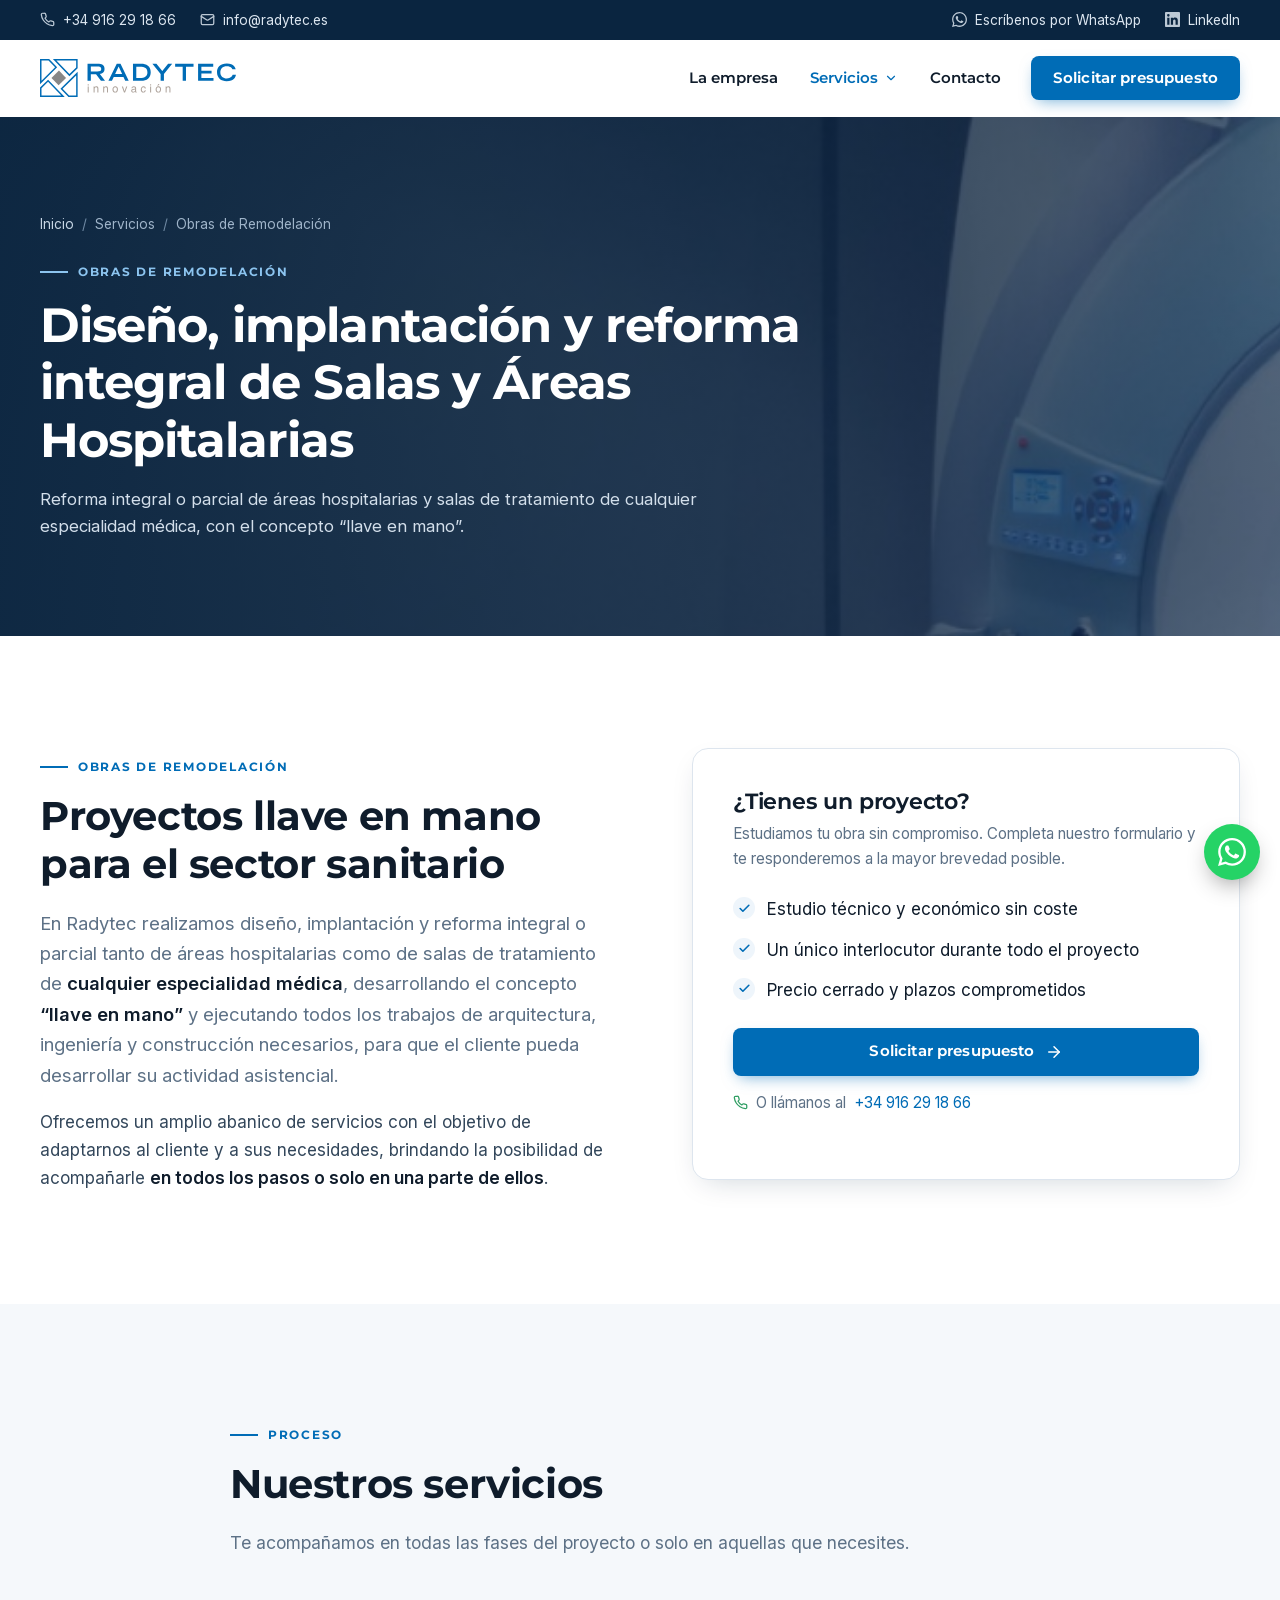
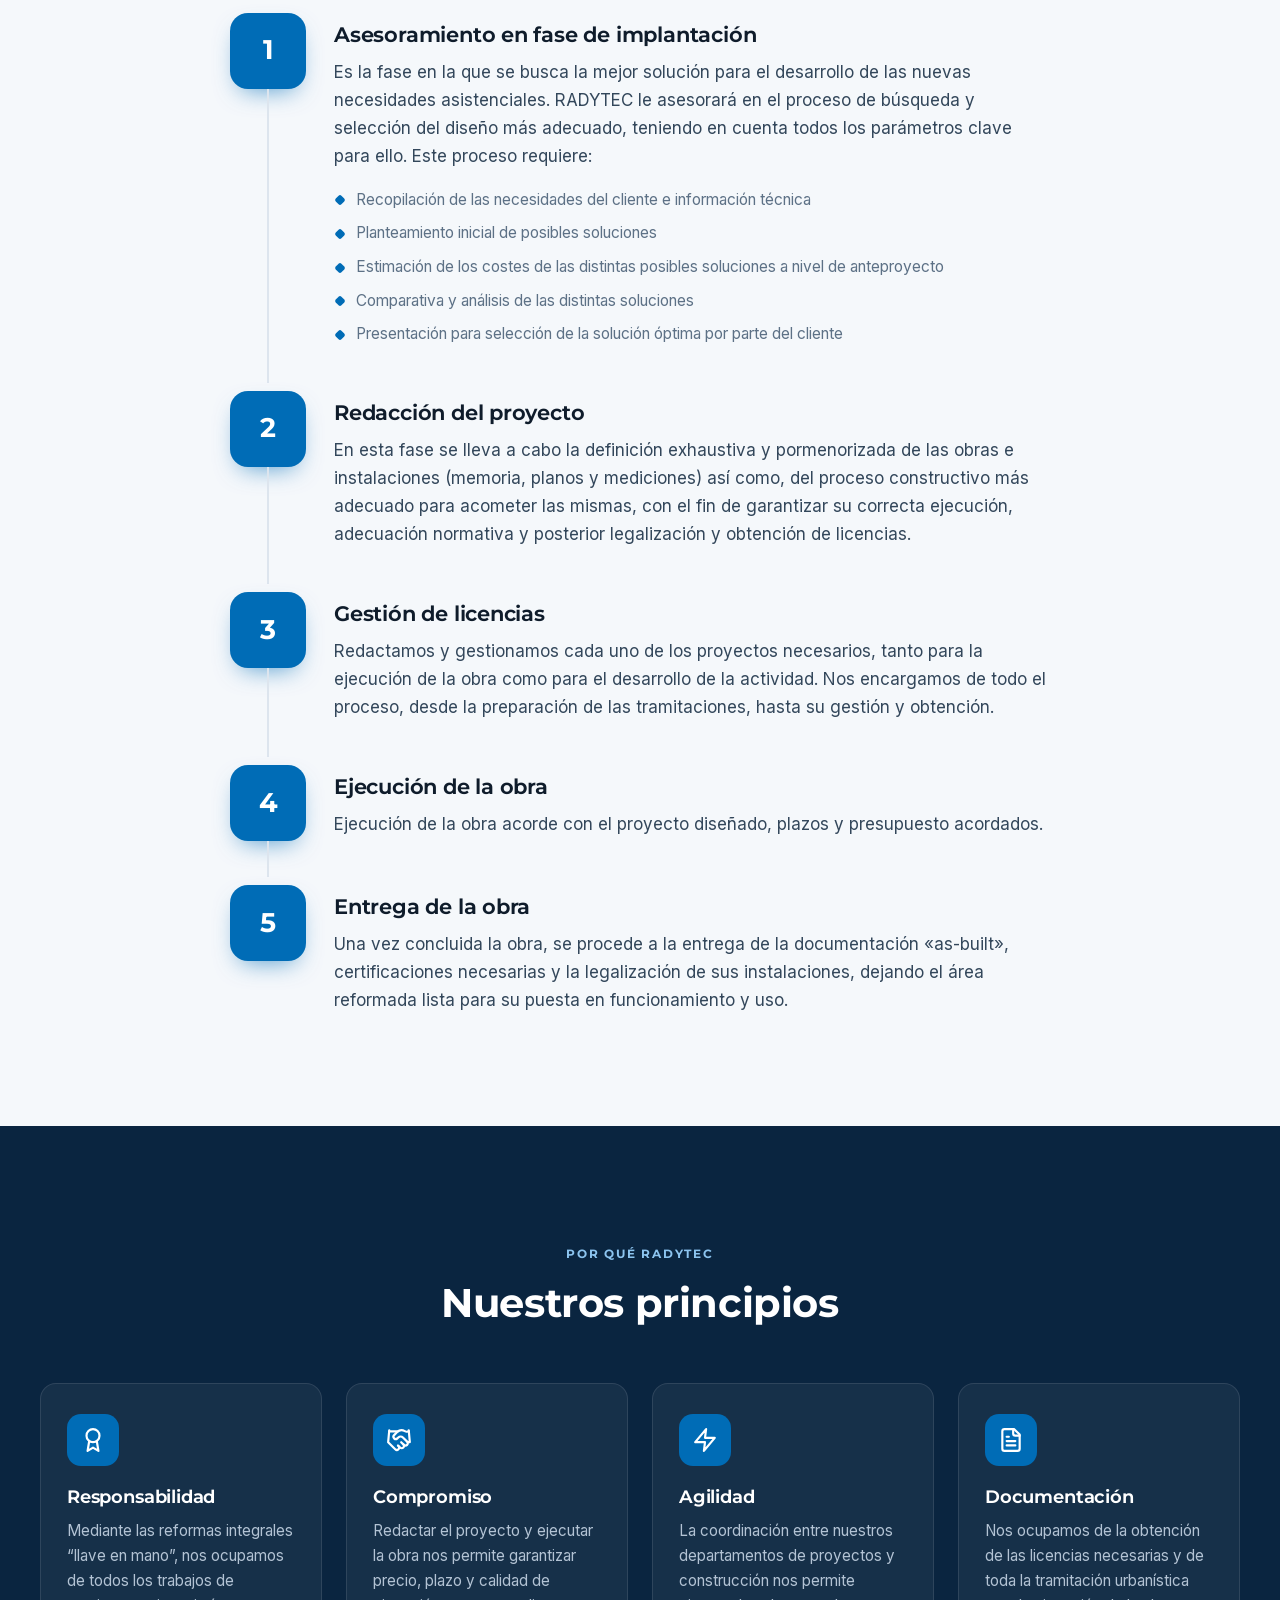
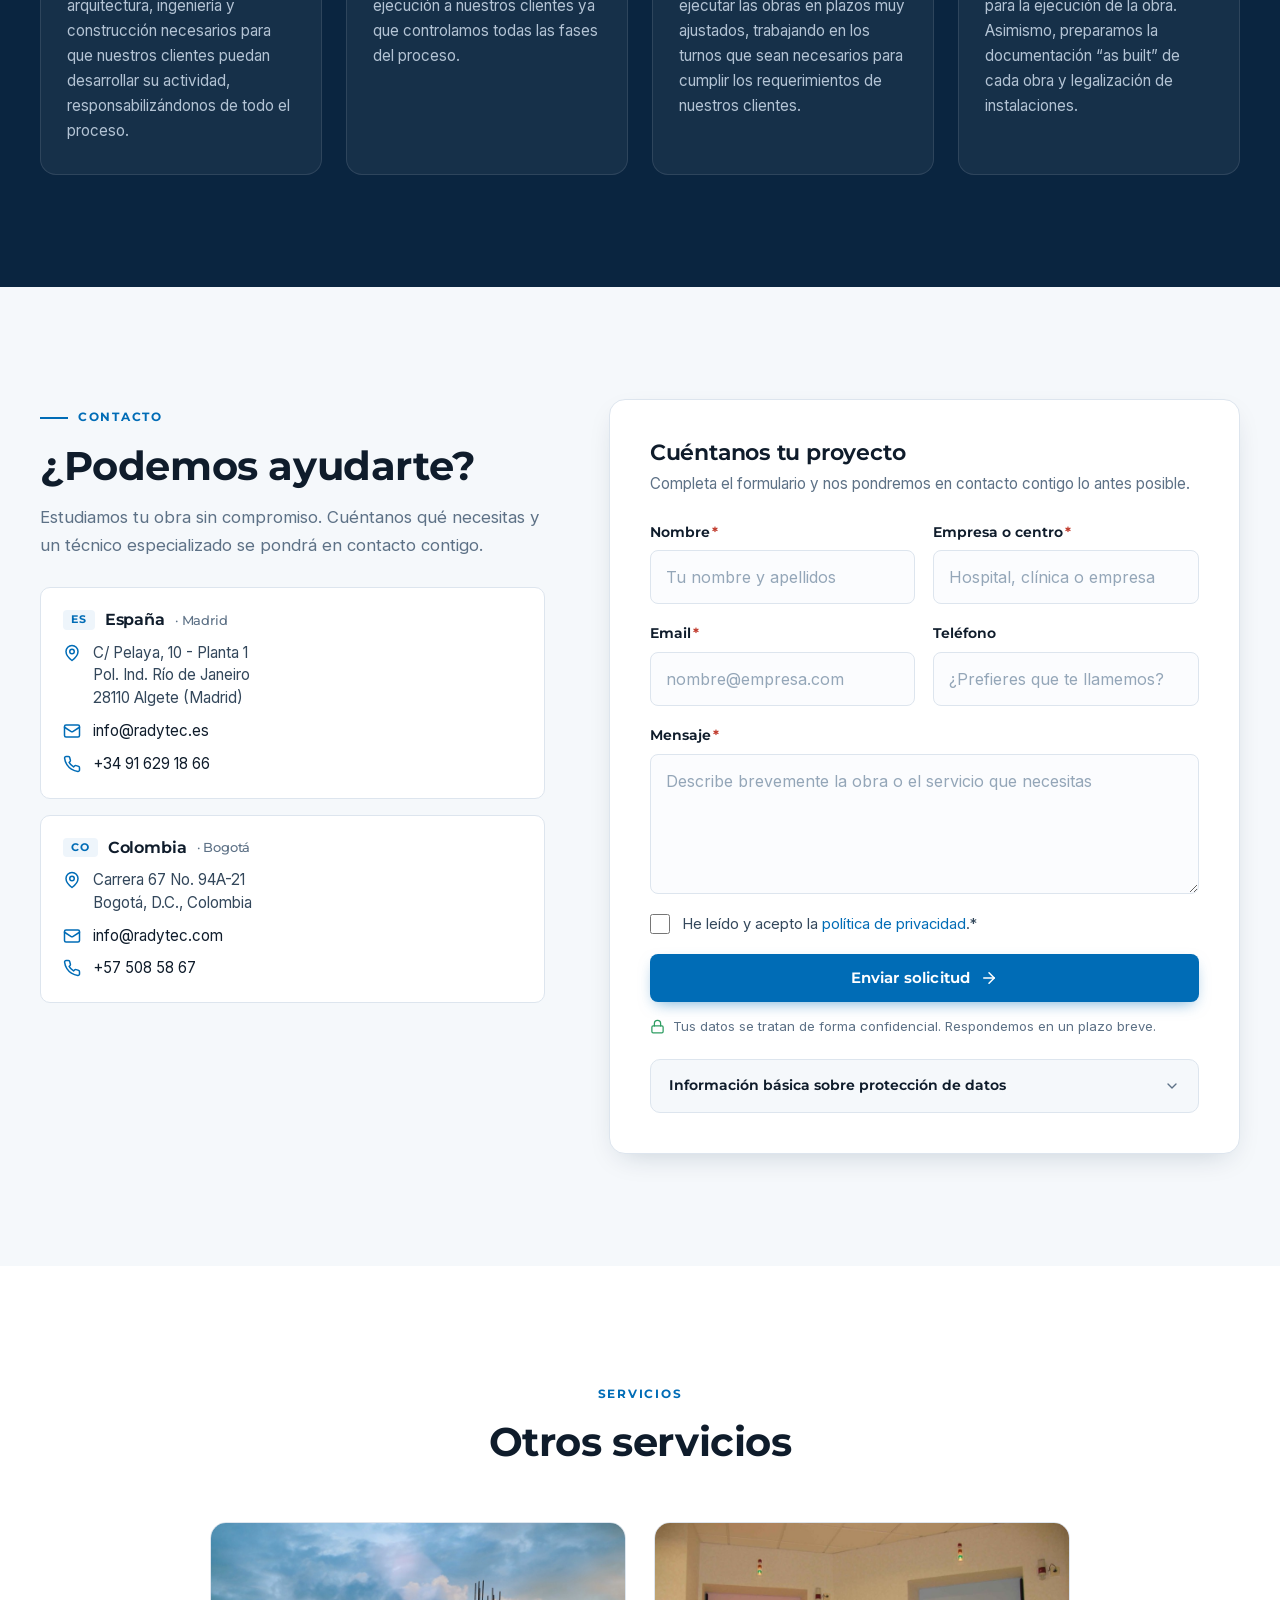
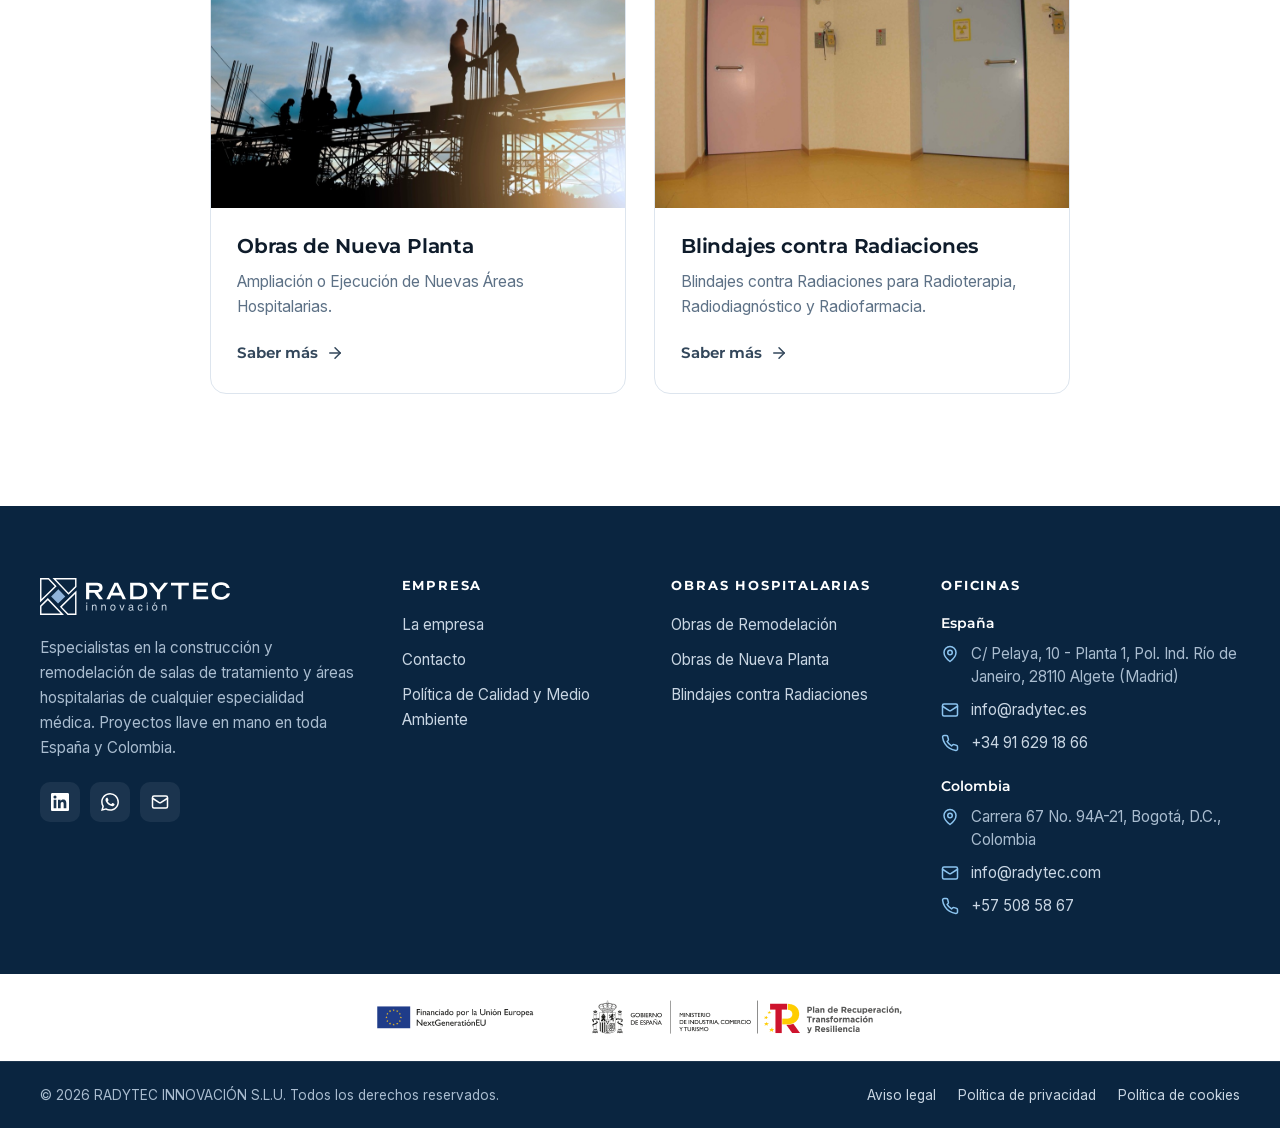
<file: obras-remodelacion/index.html>
<!doctype html>
<html lang="es">
<head>
<meta charset="utf-8">
<meta name="viewport" content="width=device-width, initial-scale=1">
<script>document.documentElement.classList.add('js')</script>
<title>Obras de remodelación de Salas hospitalarias | Radytec Innovación</title>
<meta name="description" content="Diseñamos y ejecutamos obras de remodelación de salas hospitalarias. Estudiamos su obra sin compromiso. Contacte con nosotros.">
<link rel="canonical" href="https://radytec.es/obras-remodelacion/">
<meta name="theme-color" content="#0a2540">
<meta property="og:type" content="website">
<meta property="og:locale" content="es_ES">
<meta property="og:site_name" content="Radytec Innovación">
<meta property="og:title" content="Obras de remodelación de Salas hospitalarias | Radytec Innovación">
<meta property="og:description" content="Diseñamos y ejecutamos obras de remodelación de salas hospitalarias. Estudiamos su obra sin compromiso. Contacte con nosotros.">
<meta property="og:url" content="https://radytec.es/obras-remodelacion/">
<meta property="og:image" content="https://radytec.es/assets/img/og-image.jpg">
<meta name="twitter:card" content="summary_large_image">
<link rel="icon" type="image/png" sizes="32x32" href="../assets/img/favicon-32.png">
<link rel="apple-touch-icon" href="../assets/img/apple-touch-icon.png">
<link rel="preload" href="../assets/fonts/montserrat-latin.woff2" as="font" type="font/woff2" crossorigin>
<link rel="preload" href="../assets/fonts/inter-latin.woff2" as="font" type="font/woff2" crossorigin>
<link rel="stylesheet" href="../assets/css/styles.css?v=1792664041">
</head>
<body>
<a class="skip-link" href="#contenido">Saltar al contenido</a>
<div class="topbar">
  <div class="container">
    <div class="topbar__group">
      <a href="tel:+34916291866"><svg viewBox="0 0 24 24" fill="none" stroke="currentColor" stroke-width="2" stroke-linecap="round" stroke-linejoin="round" aria-hidden="true" focusable="false"><path d="M22 16.92v3a2 2 0 0 1-2.18 2 19.79 19.79 0 0 1-8.63-3.07 19.5 19.5 0 0 1-6-6 19.79 19.79 0 0 1-3.07-8.67A2 2 0 0 1 4.11 2h3a2 2 0 0 1 2 1.72c.13.96.36 1.9.7 2.81a2 2 0 0 1-.45 2.11L8.09 9.91a16 16 0 0 0 6 6l1.27-1.27a2 2 0 0 1 2.11-.45c.91.34 1.85.57 2.81.7A2 2 0 0 1 22 16.92z"/></svg><span>+34 916 29 18 66</span></a>
      <a href="mailto:info@radytec.es"><svg viewBox="0 0 24 24" fill="none" stroke="currentColor" stroke-width="2" stroke-linecap="round" stroke-linejoin="round" aria-hidden="true" focusable="false"><rect x="2" y="4" width="20" height="16" rx="2"/><path d="m22 7-8.97 5.7a1.94 1.94 0 0 1-2.06 0L2 7"/></svg><span>info@radytec.es</span></a>
    </div>
    <div class="topbar__group topbar__group--secondary">
      <a href="https://api.whatsapp.com/send?phone=34660716524&text=Hola,%20quisiera%20pedir%20presupuesto" target="_blank" rel="noopener"><svg viewBox="0 0 24 24" fill="currentColor" aria-hidden="true" focusable="false"><path d="M17.47 14.38c-.3-.15-1.76-.87-2.03-.97-.27-.1-.47-.15-.67.15-.2.3-.77.97-.94 1.17-.17.2-.35.22-.65.07-.3-.15-1.26-.46-2.4-1.47-.89-.79-1.49-1.77-1.66-2.07-.17-.3-.02-.46.13-.61.13-.13.3-.35.45-.52.15-.17.2-.3.3-.5.1-.2.05-.37-.02-.52-.08-.15-.67-1.62-.92-2.22-.24-.58-.49-.5-.67-.51h-.57c-.2 0-.52.07-.79.37-.27.3-1.04 1.02-1.04 2.48s1.07 2.88 1.21 3.08c.15.2 2.1 3.2 5.08 4.49.71.31 1.26.49 1.69.63.71.23 1.36.2 1.87.12.57-.09 1.76-.72 2.01-1.41.25-.69.25-1.29.17-1.41-.07-.12-.27-.2-.57-.35zM12.05 21.79h-.01a9.87 9.87 0 0 1-5.03-1.38l-.36-.21-3.74.98 1-3.65-.24-.37a9.86 9.86 0 0 1-1.51-5.26c0-5.45 4.44-9.88 9.89-9.88 2.64 0 5.12 1.03 6.99 2.9a9.82 9.82 0 0 1 2.89 6.99c0 5.45-4.44 9.88-9.88 9.88zm8.41-18.3A11.82 11.82 0 0 0 12.05 0C5.5 0 .16 5.34.16 11.89c0 2.1.55 4.14 1.59 5.95L.06 24l6.3-1.65a11.88 11.88 0 0 0 5.68 1.45h.01c6.55 0 11.89-5.34 11.89-11.89 0-3.18-1.24-6.16-3.48-8.41z"/></svg><span>Escríbenos por WhatsApp</span></a>
      <a href="https://es.linkedin.com/company/radytec-innovaci%C3%B3n" target="_blank" rel="noopener"><svg viewBox="0 0 24 24" fill="currentColor" aria-hidden="true" focusable="false"><path d="M20.45 20.45h-3.56v-5.57c0-1.33-.02-3.04-1.85-3.04-1.86 0-2.14 1.45-2.14 2.95v5.66H9.34V9h3.42v1.56h.05c.48-.9 1.64-1.85 3.37-1.85 3.6 0 4.27 2.37 4.27 5.45v6.29zM5.34 7.43a2.06 2.06 0 1 1 0-4.13 2.06 2.06 0 0 1 0 4.13zM7.12 20.45H3.56V9h3.56v11.45zM22.22 0H1.77C.79 0 0 .77 0 1.73v20.54C0 23.23.79 24 1.77 24h20.45c.98 0 1.78-.77 1.78-1.73V1.73C24 .77 23.2 0 22.22 0z"/></svg><span>LinkedIn</span></a>
    </div>
  </div>
</div>
<header class="header">
  <div class="container">
    <a class="brand" href="../" aria-label="Radytec Innovación – inicio">
      <img src="../assets/img/logo.svg" alt="Radytec Innovación" width="196" height="38">
    </a>
    <nav class="nav" id="menu" aria-label="Principal">
      <ul class="nav__list">
        <li class="nav__item"><a class="nav__link" href="../la-empresa/">La empresa</a></li>
        <li class="nav__item nav__item--drop is-current">
          <button class="nav__link" type="button" aria-expanded="false" aria-haspopup="true">Servicios <svg viewBox="0 0 24 24" fill="none" stroke="currentColor" stroke-width="2" stroke-linecap="round" stroke-linejoin="round" aria-hidden="true" focusable="false"><path d="m6 9 6 6 6-6"/></svg></button>
          <ul class="dropdown"><li><a href="../obras-remodelacion/" aria-current="page"><span class="dropdown__icon"><svg viewBox="0 0 24 24" fill="none" stroke="currentColor" stroke-width="2" stroke-linecap="round" stroke-linejoin="round" aria-hidden="true" focusable="false"><path d="M14.7 6.3a1 1 0 0 0 0 1.4l1.6 1.6a1 1 0 0 0 1.4 0l3.77-3.77a6 6 0 0 1-7.94 7.94l-6.91 6.91a2.12 2.12 0 0 1-3-3l6.91-6.91a6 6 0 0 1 7.94-7.94l-3.76 3.76z"/></svg></span>
          <span><strong>Obras de Remodelación</strong><small>Diseño, implantación y reforma integral de Salas y Áreas Hospitalarias.</small></span></a></li><li><a href="../obras-nueva-planta/"><span class="dropdown__icon"><svg viewBox="0 0 24 24" fill="none" stroke="currentColor" stroke-width="2" stroke-linecap="round" stroke-linejoin="round" aria-hidden="true" focusable="false"><rect x="4" y="2" width="16" height="20" rx="2"/><path d="M9 22v-4h6v4"/><path d="M8 6h.01M16 6h.01M12 6h.01M12 10h.01M12 14h.01M16 10h.01M16 14h.01M8 10h.01M8 14h.01"/></svg></span>
          <span><strong>Obras de Nueva Planta</strong><small>Ampliación o Ejecución de Nuevas Áreas Hospitalarias.</small></span></a></li><li><a href="../blindaje-contra-radiaciones/"><span class="dropdown__icon"><svg viewBox="0 0 24 24" fill="none" stroke="currentColor" stroke-width="2" stroke-linecap="round" stroke-linejoin="round" aria-hidden="true" focusable="false"><path d="M12 12h.01"/><path d="M7.5 4.2c-.3-.5-.9-.7-1.3-.4C3.9 5.5 2.3 8.1 2 11c-.1.5.4 1 1 1h5c0-1.5.8-2.8 2-3.4-1.1-1.9-2.3-3.9-2.5-4.4z"/><path d="M21 12c.6 0 1-.4 1-1-.3-2.9-1.8-5.5-4.1-7.1-.4-.3-1.1-.2-1.3.3-.3.5-1.4 2.5-2.5 4.4 1.2.7 1.9 2 1.9 3.4h5z"/><path d="M7.5 19.8c-.3.5-.1 1.1.4 1.3 2.6 1.2 5.6 1.2 8.2 0 .5-.2.7-.8.4-1.3-.3-.5-1.4-2.4-2.5-4.3-1.2.7-2.8.7-4 0-1.1 1.9-2.2 3.8-2.5 4.3z"/></svg></span>
          <span><strong>Blindajes contra Radiaciones</strong><small>Blindajes contra Radiaciones para Radioterapia, Radiodiagnóstico y Radiofarmacia.</small></span></a></li></ul>
        </li>
        <li class="nav__item"><a class="nav__link" href="../contacto/">Contacto</a></li>
      </ul>
      <a class="btn btn--primary header__cta" href="../contacto/#formulario">Solicitar presupuesto</a>
    </nav>
    <button class="nav-toggle" type="button" aria-controls="menu" aria-expanded="false" aria-label="Abrir menú">
      <svg class="icon-open" viewBox="0 0 24 24" fill="none" stroke="currentColor" stroke-width="2" stroke-linecap="round" stroke-linejoin="round" aria-hidden="true" focusable="false"><path d="M4 6h16"/><path d="M4 12h16"/><path d="M4 18h16"/></svg><svg class="icon-close" viewBox="0 0 24 24" fill="none" stroke="currentColor" stroke-width="2" stroke-linecap="round" stroke-linejoin="round" aria-hidden="true" focusable="false"><path d="M18 6 6 18"/><path d="m6 6 12 12"/></svg>
    </button>
  </div>
</header>
<main id="contenido">
<section class="page-hero">
  <div class="page-hero__bg"><img src="../assets/img/hero-remodelacion.jpg" alt="" fetchpriority="high"></div>
  <div class="container">
    <nav aria-label="Ruta de navegación"><ol class="breadcrumb"><li><a href="../">Inicio</a></li><li aria-current="page">Servicios</li><li aria-current="page">Obras de Remodelación</li></ol></nav>
    <span class="eyebrow">Obras de Remodelación</span>
    <h1>Diseño, implantación y reforma integral de Salas y Áreas Hospitalarias</h1>
    <p>Reforma integral o parcial de áreas hospitalarias y salas de tratamiento de cualquier especialidad médica, con el concepto “llave en mano”.</p>
  </div>
</section>
<section class="section" aria-labelledby="intro">
  <div class="container split split--top">
    <div class="reveal">
      <span class="eyebrow">Obras de Remodelación</span>
      <h2 id="intro">Proyectos llave en mano para el sector sanitario</h2>
      <p class="lead">En Radytec realizamos diseño, implantación y reforma integral o parcial tanto de áreas hospitalarias como de salas de tratamiento de <strong>cualquier especialidad médica</strong>, desarrollando el concepto <strong>“llave en mano”</strong> y ejecutando todos los trabajos de arquitectura, ingeniería y construcción necesarios, para que el cliente pueda desarrollar su actividad asistencial.</p><p>Ofrecemos un amplio abanico de servicios con el objetivo de adaptarnos al cliente y a sus necesidades, brindando la posibilidad de acompañarle <strong>en todos los pasos o solo en una parte de ellos</strong>.</p>
    </div>
    <aside class="form-card reveal" aria-label="Solicitar presupuesto">
      <h3>¿Tienes un proyecto?</h3>
      <p>Estudiamos tu obra sin compromiso. Completa nuestro formulario y te responderemos a la mayor brevedad posible.</p>
      <ul class="checklist" style="margin:0 0 24px">
        <li>Estudio técnico y económico sin coste</li>
        <li>Un único interlocutor durante todo el proyecto</li>
        <li>Precio cerrado y plazos comprometidos</li>
      </ul>
      <a class="btn btn--primary btn--block" href="#formulario">Solicitar presupuesto <svg viewBox="0 0 24 24" fill="none" stroke="currentColor" stroke-width="2" stroke-linecap="round" stroke-linejoin="round" aria-hidden="true" focusable="false"><path d="M5 12h14"/><path d="m12 5 7 7-7 7"/></svg></a>
      <p class="form-note" style="margin-top:14px"><svg viewBox="0 0 24 24" fill="none" stroke="currentColor" stroke-width="2" stroke-linecap="round" stroke-linejoin="round" aria-hidden="true" focusable="false"><path d="M22 16.92v3a2 2 0 0 1-2.18 2 19.79 19.79 0 0 1-8.63-3.07 19.5 19.5 0 0 1-6-6 19.79 19.79 0 0 1-3.07-8.67A2 2 0 0 1 4.11 2h3a2 2 0 0 1 2 1.72c.13.96.36 1.9.7 2.81a2 2 0 0 1-.45 2.11L8.09 9.91a16 16 0 0 0 6 6l1.27-1.27a2 2 0 0 1 2.11-.45c.91.34 1.85.57 2.81.7A2 2 0 0 1 22 16.92z"/></svg>O llámanos al <a href="tel:+34916291866">+34 916 29 18 66</a></p>
    </aside>
  </div>
</section>
<section class="section section--alt" aria-labelledby="servicios">
  <div class="container container--narrow">
    <div class="section-head"><span class="eyebrow">Proceso</span><h2 id="servicios">Nuestros servicios</h2>
      <p>Te acompañamos en todas las fases del proyecto o solo en aquellas que necesites.</p></div>
    <div class="steps"><div class="step reveal">
      <div class="step__num" aria-hidden="true">1</div>
      <div class="step__body"><h3><span class="visually-hidden">1. </span>Asesoramiento en fase de implantación</h3><p>Es la fase en la que se busca la mejor solución para el desarrollo de las nuevas necesidades asistenciales. RADYTEC le asesorará en el proceso de búsqueda y selección del diseño más adecuado, teniendo en cuenta todos los parámetros clave para ello. Este proceso requiere:</p><ul><li>Recopilación de las necesidades del cliente e información técnica</li><li>Planteamiento inicial de posibles soluciones</li><li>Estimación de los costes de las distintas posibles soluciones a nivel de anteproyecto</li><li>Comparativa y análisis de las distintas soluciones</li><li>Presentación para selección de la solución óptima por parte del cliente</li></ul></div>
    </div><div class="step reveal">
      <div class="step__num" aria-hidden="true">2</div>
      <div class="step__body"><h3><span class="visually-hidden">2. </span>Redacción del proyecto</h3><p>En esta fase se lleva a cabo la definición exhaustiva y pormenorizada de las obras e instalaciones (memoria, planos y mediciones) así como, del proceso constructivo más adecuado para acometer las mismas, con el fin de garantizar su correcta ejecución, adecuación normativa y posterior legalización y obtención de licencias.</p></div>
    </div><div class="step reveal">
      <div class="step__num" aria-hidden="true">3</div>
      <div class="step__body"><h3><span class="visually-hidden">3. </span>Gestión de licencias</h3><p>Redactamos y gestionamos cada uno de los proyectos necesarios, tanto para la ejecución de la obra como para el desarrollo de la actividad. Nos encargamos de todo el proceso, desde la preparación de las tramitaciones, hasta su gestión y obtención.</p></div>
    </div><div class="step reveal">
      <div class="step__num" aria-hidden="true">4</div>
      <div class="step__body"><h3><span class="visually-hidden">4. </span>Ejecución de la obra</h3><p>Ejecución de la obra acorde con el proyecto diseñado, plazos y presupuesto acordados.</p></div>
    </div><div class="step reveal">
      <div class="step__num" aria-hidden="true">5</div>
      <div class="step__body"><h3><span class="visually-hidden">5. </span>Entrega de la obra</h3><p>Una vez concluida la obra, se procede a la entrega de la documentación «as-built», certificaciones necesarias y la legalización de sus instalaciones, dejando el área reformada lista para su puesta en funcionamiento y uso.</p></div>
    </div></div>
  </div>
</section>
<section class="section section--navy" aria-labelledby="principios">
  <div class="container">
    <div class="section-head section-head--center">
      <span class="eyebrow">Por qué Radytec</span>
      <h2 id="principios">Nuestros principios</h2>
    </div>
    <div class="values"><div class="value reveal"><div class="value__icon"><svg viewBox="0 0 24 24" fill="none" stroke="currentColor" stroke-width="2" stroke-linecap="round" stroke-linejoin="round" aria-hidden="true" focusable="false"><circle cx="12" cy="8" r="6"/><path d="M15.477 12.89 17 22l-5-3-5 3 1.523-9.11"/></svg></div><h3>Responsabilidad</h3><p>Mediante las reformas integrales “llave en mano”, nos ocupamos de todos los trabajos de arquitectura, ingeniería y construcción necesarios para que nuestros clientes puedan desarrollar su actividad, responsabilizándonos de todo el proceso.</p></div><div class="value reveal"><div class="value__icon"><svg viewBox="0 0 24 24" fill="none" stroke="currentColor" stroke-width="2" stroke-linecap="round" stroke-linejoin="round" aria-hidden="true" focusable="false"><path d="m11 17 2 2a1 1 0 1 0 3-3"/><path d="m14 14 2.5 2.5a1 1 0 1 0 3-3l-3.88-3.88a3 3 0 0 0-4.24 0l-.88.88a1 1 0 1 1-3-3l2.81-2.81a5.79 5.79 0 0 1 7.06-.87l.47.28a2 2 0 0 0 1.42.25L21 4"/><path d="m21 3 1 11h-2"/><path d="M3 3 2 14l6.5 6.5a1 1 0 1 0 3-3"/><path d="M3 4h8"/></svg></div><h3>Compromiso</h3><p>Redactar el proyecto y ejecutar la obra nos permite garantizar precio, plazo y calidad de ejecución a nuestros clientes ya que controlamos todas las fases del proceso.</p></div><div class="value reveal"><div class="value__icon"><svg viewBox="0 0 24 24" fill="none" stroke="currentColor" stroke-width="2" stroke-linecap="round" stroke-linejoin="round" aria-hidden="true" focusable="false"><path d="M13 2 3 14h9l-1 8 10-12h-9l1-8z"/></svg></div><h3>Agilidad</h3><p>La coordinación entre nuestros departamentos de proyectos y construcción nos permite ejecutar las obras en plazos muy ajustados, trabajando en los turnos que sean necesarios para cumplir los requerimientos de nuestros clientes.</p></div><div class="value reveal"><div class="value__icon"><svg viewBox="0 0 24 24" fill="none" stroke="currentColor" stroke-width="2" stroke-linecap="round" stroke-linejoin="round" aria-hidden="true" focusable="false"><path d="M15 2H6a2 2 0 0 0-2 2v16a2 2 0 0 0 2 2h12a2 2 0 0 0 2-2V7Z"/><path d="M14 2v4a2 2 0 0 0 2 2h4"/><path d="M10 9H8M16 13H8M16 17H8"/></svg></div><h3>Documentación</h3><p>Nos ocupamos de la obtención de las licencias necesarias y de toda la tramitación urbanística para la ejecución de la obra. Asimismo, preparamos la documentación “as built” de cada obra y legalización de instalaciones.</p></div></div>
  </div>
</section>
<section class="section section--alt" id="formulario" aria-labelledby="form-title">
  <div class="container contact">
    <div class="contact__info reveal">
      <span class="eyebrow">Contacto</span>
      <h2 id="form-title">¿Podemos ayudarte?</h2>
      <p>Estudiamos tu obra sin compromiso. Cuéntanos qué necesitas y un técnico especializado se pondrá en contacto contigo.</p>
      <div class="offices"><div class="office"><h3><span class="flag">ES</span>España <small style="font-weight:500;color:var(--muted)">· Madrid</small></h3>
      <ul class="contact-list">
        <li><svg viewBox="0 0 24 24" fill="none" stroke="currentColor" stroke-width="2" stroke-linecap="round" stroke-linejoin="round" aria-hidden="true" focusable="false"><path d="M20 10c0 6-8 12-8 12s-8-6-8-12a8 8 0 0 1 16 0Z"/><circle cx="12" cy="10" r="3"/></svg><span>C/ Pelaya, 10 - Planta 1<br>Pol. Ind. Río de Janeiro<br>28110 Algete (Madrid)</span></li>
        <li><svg viewBox="0 0 24 24" fill="none" stroke="currentColor" stroke-width="2" stroke-linecap="round" stroke-linejoin="round" aria-hidden="true" focusable="false"><rect x="2" y="4" width="20" height="16" rx="2"/><path d="m22 7-8.97 5.7a1.94 1.94 0 0 1-2.06 0L2 7"/></svg><a href="mailto:info@radytec.es">info@radytec.es</a></li>
        <li><svg viewBox="0 0 24 24" fill="none" stroke="currentColor" stroke-width="2" stroke-linecap="round" stroke-linejoin="round" aria-hidden="true" focusable="false"><path d="M22 16.92v3a2 2 0 0 1-2.18 2 19.79 19.79 0 0 1-8.63-3.07 19.5 19.5 0 0 1-6-6 19.79 19.79 0 0 1-3.07-8.67A2 2 0 0 1 4.11 2h3a2 2 0 0 1 2 1.72c.13.96.36 1.9.7 2.81a2 2 0 0 1-.45 2.11L8.09 9.91a16 16 0 0 0 6 6l1.27-1.27a2 2 0 0 1 2.11-.45c.91.34 1.85.57 2.81.7A2 2 0 0 1 22 16.92z"/></svg><a href="tel:+34916291866">+34 91 629 18 66</a></li>
      </ul></div><div class="office"><h3><span class="flag">CO</span>Colombia <small style="font-weight:500;color:var(--muted)">· Bogotá</small></h3>
      <ul class="contact-list">
        <li><svg viewBox="0 0 24 24" fill="none" stroke="currentColor" stroke-width="2" stroke-linecap="round" stroke-linejoin="round" aria-hidden="true" focusable="false"><path d="M20 10c0 6-8 12-8 12s-8-6-8-12a8 8 0 0 1 16 0Z"/><circle cx="12" cy="10" r="3"/></svg><span>Carrera 67 No. 94A-21<br>Bogotá, D.C., Colombia</span></li>
        <li><svg viewBox="0 0 24 24" fill="none" stroke="currentColor" stroke-width="2" stroke-linecap="round" stroke-linejoin="round" aria-hidden="true" focusable="false"><rect x="2" y="4" width="20" height="16" rx="2"/><path d="m22 7-8.97 5.7a1.94 1.94 0 0 1-2.06 0L2 7"/></svg><a href="mailto:info@radytec.com">info@radytec.com</a></li>
        <li><svg viewBox="0 0 24 24" fill="none" stroke="currentColor" stroke-width="2" stroke-linecap="round" stroke-linejoin="round" aria-hidden="true" focusable="false"><path d="M22 16.92v3a2 2 0 0 1-2.18 2 19.79 19.79 0 0 1-8.63-3.07 19.5 19.5 0 0 1-6-6 19.79 19.79 0 0 1-3.07-8.67A2 2 0 0 1 4.11 2h3a2 2 0 0 1 2 1.72c.13.96.36 1.9.7 2.81a2 2 0 0 1-.45 2.11L8.09 9.91a16 16 0 0 0 6 6l1.27-1.27a2 2 0 0 1 2.11-.45c.91.34 1.85.57 2.81.7A2 2 0 0 1 22 16.92z"/></svg><a href="tel:+575085867">+57 508 58 67</a></li>
      </ul></div></div>
    </div>
    <div class="reveal"><div class="form-card">
  <h3>Cuéntanos tu proyecto</h3>
  <p>Completa el formulario y nos pondremos en contacto contigo lo antes posible.</p>
  <form action="https://formsubmit.co/5b29bdf5107ea15a0df24b989538d0eb" method="POST" data-contact-form data-thanks="../gracias/" id="contacto-form">
    <input type="hidden" name="_subject" value="Nuevo mensaje desde la web (Obras de remodelación de Salas hospitalarias)">
    <input type="hidden" name="_template" value="table">
    <input type="hidden" name="_captcha" value="false">
    <input type="hidden" name="_next" value="https://radytec.es/gracias/">
    <input type="hidden" name="pagina" value="Obras de remodelación de Salas hospitalarias">
    <input type="text" name="_honey" class="visually-hidden" tabindex="-1" autocomplete="off" aria-hidden="true">
    <div class="form-grid">
      <div class="field"><label for="contacto-nombre">Nombre<span class="req" aria-hidden="true">*</span></label>
        <input id="contacto-nombre" name="nombre" type="text" autocomplete="name" required placeholder="Tu nombre y apellidos"></div>
      <div class="field"><label for="contacto-empresa">Empresa o centro<span class="req" aria-hidden="true">*</span></label>
        <input id="contacto-empresa" name="empresa" type="text" autocomplete="organization" required placeholder="Hospital, clínica o empresa"></div>
      <div class="field"><label for="contacto-email">Email<span class="req" aria-hidden="true">*</span></label>
        <input id="contacto-email" name="email" type="email" autocomplete="email" required placeholder="nombre@empresa.com"></div>
      <div class="field"><label for="contacto-telefono">Teléfono</label>
        <input id="contacto-telefono" name="telefono" type="tel" autocomplete="tel" placeholder="¿Prefieres que te llamemos?" pattern="[0-9()#&amp;+*\-=. ]+"></div>
      <div class="field field--full"><label for="contacto-mensaje">Mensaje<span class="req" aria-hidden="true">*</span></label>
        <textarea id="contacto-mensaje" name="mensaje" required placeholder="Describe brevemente la obra o el servicio que necesitas"></textarea></div>
      <label class="consent"><input type="checkbox" name="acepta_privacidad" value="Sí" required>
        <span>He leído y acepto la <a href="../politica-de-privacidad/" target="_blank">política de privacidad</a>.<span class="req" aria-hidden="true">*</span></span></label>
      <div class="form-actions">
        <div class="form-status" role="alert"></div>
        <button class="btn btn--primary btn--block" type="submit">Enviar solicitud <svg viewBox="0 0 24 24" fill="none" stroke="currentColor" stroke-width="2" stroke-linecap="round" stroke-linejoin="round" aria-hidden="true" focusable="false"><path d="M5 12h14"/><path d="m12 5 7 7-7 7"/></svg></button>
        <p class="form-note"><svg viewBox="0 0 24 24" fill="none" stroke="currentColor" stroke-width="2" stroke-linecap="round" stroke-linejoin="round" aria-hidden="true" focusable="false"><rect x="3" y="11" width="18" height="11" rx="2"/><path d="M7 11V7a5 5 0 0 1 10 0v4"/></svg>Tus datos se tratan de forma confidencial. Respondemos en un plazo breve.</p>
      </div>
    </div>
  </form>
  <details class="privacy-box">
    <summary>Información básica sobre protección de datos <svg viewBox="0 0 24 24" fill="none" stroke="currentColor" stroke-width="2" stroke-linecap="round" stroke-linejoin="round" aria-hidden="true" focusable="false"><path d="m6 9 6 6 6-6"/></svg></summary>
    <dl><div><dt>Responsable</dt><dd>RADYTEC INNOVACIÓN S.L.U.</dd></div><div><dt>Finalidad principal</dt><dd>Gestionar la potencial relación comercial/profesional; atender las consultas o remitir la información que nos solicita.</dd></div><div><dt>Derechos</dt><dd>Acceso, rectificación, supresión y portabilidad de sus datos, de limitación y oposición a su tratamiento, así como a no ser objeto de decisiones basadas únicamente en el tratamiento automatizado de sus datos, cuando procedan.</dd></div><div><dt>Información adicional</dt><dd>Puede consultar la información adicional y detallada en nuestra sección de <a href="../politica-de-privacidad/">Política de privacidad</a>.</dd></div></dl>
  </details>
</div></div>
  </div>
</section>
<section class="section" aria-labelledby="otros">
  <div class="container">
    <div class="section-head section-head--center"><span class="eyebrow">Servicios</span><h2 id="otros">Otros servicios</h2></div>
    <div class="cards" style="grid-template-columns:repeat(auto-fit,minmax(280px,1fr));max-width:860px;margin:0 auto"><a class="card reveal" href="../obras-nueva-planta/">
      <div class="card__media"><img src="../assets/img/card-nueva-planta.jpg" alt="Obra de nueva planta en construcción" loading="lazy" width="800" height="550"></div>
      <div class="card__body"><h3>Obras de Nueva Planta</h3><p>Ampliación o Ejecución de Nuevas Áreas Hospitalarias.</p><span class="link-arrow">Saber más <svg viewBox="0 0 24 24" fill="none" stroke="currentColor" stroke-width="2" stroke-linecap="round" stroke-linejoin="round" aria-hidden="true" focusable="false"><path d="M5 12h14"/><path d="m12 5 7 7-7 7"/></svg></span></div>
    </a><a class="card reveal" href="../blindaje-contra-radiaciones/">
      <div class="card__media"><img src="../assets/img/card-blindajes.jpg" alt="Puertas blindadas de búnker de radioterapia" loading="lazy" width="800" height="550"></div>
      <div class="card__body"><h3>Blindajes contra Radiaciones</h3><p>Blindajes contra Radiaciones para Radioterapia, Radiodiagnóstico y Radiofarmacia.</p><span class="link-arrow">Saber más <svg viewBox="0 0 24 24" fill="none" stroke="currentColor" stroke-width="2" stroke-linecap="round" stroke-linejoin="round" aria-hidden="true" focusable="false"><path d="M5 12h14"/><path d="m12 5 7 7-7 7"/></svg></span></div>
    </a></div>
  </div>
</section></main>
<footer class="footer">
  <div class="container footer__main">
    <div class="footer__brand">
      <img src="../assets/img/logo-blanco.svg" alt="Radytec Innovación" width="190" height="37" loading="lazy">
      <p>Especialistas en la construcción y remodelación de salas de tratamiento y áreas hospitalarias de cualquier especialidad médica. Proyectos llave en mano en toda España y Colombia.</p>
      <div class="social">
        <a href="https://es.linkedin.com/company/radytec-innovaci%C3%B3n" target="_blank" rel="noopener" aria-label="LinkedIn de Radytec"><svg viewBox="0 0 24 24" fill="currentColor" aria-hidden="true" focusable="false"><path d="M20.45 20.45h-3.56v-5.57c0-1.33-.02-3.04-1.85-3.04-1.86 0-2.14 1.45-2.14 2.95v5.66H9.34V9h3.42v1.56h.05c.48-.9 1.64-1.85 3.37-1.85 3.6 0 4.27 2.37 4.27 5.45v6.29zM5.34 7.43a2.06 2.06 0 1 1 0-4.13 2.06 2.06 0 0 1 0 4.13zM7.12 20.45H3.56V9h3.56v11.45zM22.22 0H1.77C.79 0 0 .77 0 1.73v20.54C0 23.23.79 24 1.77 24h20.45c.98 0 1.78-.77 1.78-1.73V1.73C24 .77 23.2 0 22.22 0z"/></svg></a>
        <a href="https://api.whatsapp.com/send?phone=34660716524&text=Hola,%20quisiera%20pedir%20presupuesto" target="_blank" rel="noopener" aria-label="WhatsApp de Radytec"><svg viewBox="0 0 24 24" fill="currentColor" aria-hidden="true" focusable="false"><path d="M17.47 14.38c-.3-.15-1.76-.87-2.03-.97-.27-.1-.47-.15-.67.15-.2.3-.77.97-.94 1.17-.17.2-.35.22-.65.07-.3-.15-1.26-.46-2.4-1.47-.89-.79-1.49-1.77-1.66-2.07-.17-.3-.02-.46.13-.61.13-.13.3-.35.45-.52.15-.17.2-.3.3-.5.1-.2.05-.37-.02-.52-.08-.15-.67-1.62-.92-2.22-.24-.58-.49-.5-.67-.51h-.57c-.2 0-.52.07-.79.37-.27.3-1.04 1.02-1.04 2.48s1.07 2.88 1.21 3.08c.15.2 2.1 3.2 5.08 4.49.71.31 1.26.49 1.69.63.71.23 1.36.2 1.87.12.57-.09 1.76-.72 2.01-1.41.25-.69.25-1.29.17-1.41-.07-.12-.27-.2-.57-.35zM12.05 21.79h-.01a9.87 9.87 0 0 1-5.03-1.38l-.36-.21-3.74.98 1-3.65-.24-.37a9.86 9.86 0 0 1-1.51-5.26c0-5.45 4.44-9.88 9.89-9.88 2.64 0 5.12 1.03 6.99 2.9a9.82 9.82 0 0 1 2.89 6.99c0 5.45-4.44 9.88-9.88 9.88zm8.41-18.3A11.82 11.82 0 0 0 12.05 0C5.5 0 .16 5.34.16 11.89c0 2.1.55 4.14 1.59 5.95L.06 24l6.3-1.65a11.88 11.88 0 0 0 5.68 1.45h.01c6.55 0 11.89-5.34 11.89-11.89 0-3.18-1.24-6.16-3.48-8.41z"/></svg></a>
        <a href="mailto:info@radytec.es" aria-label="Correo electrónico de Radytec"><svg viewBox="0 0 24 24" fill="none" stroke="currentColor" stroke-width="2" stroke-linecap="round" stroke-linejoin="round" aria-hidden="true" focusable="false"><rect x="2" y="4" width="20" height="16" rx="2"/><path d="m22 7-8.97 5.7a1.94 1.94 0 0 1-2.06 0L2 7"/></svg></a>
      </div>
    </div>
    <nav aria-label="Empresa">
      <h2>Empresa</h2>
      <ul>
        <li><a href="../la-empresa/">La empresa</a></li>
        <li><a href="../contacto/">Contacto</a></li>
        <li><a href="../politica-de-calidad-y-medio-ambiente/">Política de Calidad y Medio Ambiente</a></li>
      </ul>
    </nav>
    <nav aria-label="Servicios">
      <h2>Obras hospitalarias</h2>
      <ul><li><a href="../obras-remodelacion/">Obras de Remodelación</a></li><li><a href="../obras-nueva-planta/">Obras de Nueva Planta</a></li><li><a href="../blindaje-contra-radiaciones/">Blindajes contra Radiaciones</a></li></ul>
    </nav>
    <div>
      <h2>Oficinas</h2>
      <div class="footer__office"><strong>España</strong>
        <ul class="contact-list">
          <li><svg viewBox="0 0 24 24" fill="none" stroke="currentColor" stroke-width="2" stroke-linecap="round" stroke-linejoin="round" aria-hidden="true" focusable="false"><path d="M20 10c0 6-8 12-8 12s-8-6-8-12a8 8 0 0 1 16 0Z"/><circle cx="12" cy="10" r="3"/></svg><span>C/ Pelaya, 10 - Planta 1, Pol. Ind. Río de Janeiro, 28110 Algete (Madrid)</span></li>
          <li><svg viewBox="0 0 24 24" fill="none" stroke="currentColor" stroke-width="2" stroke-linecap="round" stroke-linejoin="round" aria-hidden="true" focusable="false"><rect x="2" y="4" width="20" height="16" rx="2"/><path d="m22 7-8.97 5.7a1.94 1.94 0 0 1-2.06 0L2 7"/></svg><a href="mailto:info@radytec.es">info@radytec.es</a></li>
          <li><svg viewBox="0 0 24 24" fill="none" stroke="currentColor" stroke-width="2" stroke-linecap="round" stroke-linejoin="round" aria-hidden="true" focusable="false"><path d="M22 16.92v3a2 2 0 0 1-2.18 2 19.79 19.79 0 0 1-8.63-3.07 19.5 19.5 0 0 1-6-6 19.79 19.79 0 0 1-3.07-8.67A2 2 0 0 1 4.11 2h3a2 2 0 0 1 2 1.72c.13.96.36 1.9.7 2.81a2 2 0 0 1-.45 2.11L8.09 9.91a16 16 0 0 0 6 6l1.27-1.27a2 2 0 0 1 2.11-.45c.91.34 1.85.57 2.81.7A2 2 0 0 1 22 16.92z"/></svg><a href="tel:+34916291866">+34 91 629 18 66</a></li>
        </ul></div><div class="footer__office"><strong>Colombia</strong>
        <ul class="contact-list">
          <li><svg viewBox="0 0 24 24" fill="none" stroke="currentColor" stroke-width="2" stroke-linecap="round" stroke-linejoin="round" aria-hidden="true" focusable="false"><path d="M20 10c0 6-8 12-8 12s-8-6-8-12a8 8 0 0 1 16 0Z"/><circle cx="12" cy="10" r="3"/></svg><span>Carrera 67 No. 94A-21, Bogotá, D.C., Colombia</span></li>
          <li><svg viewBox="0 0 24 24" fill="none" stroke="currentColor" stroke-width="2" stroke-linecap="round" stroke-linejoin="round" aria-hidden="true" focusable="false"><rect x="2" y="4" width="20" height="16" rx="2"/><path d="m22 7-8.97 5.7a1.94 1.94 0 0 1-2.06 0L2 7"/></svg><a href="mailto:info@radytec.com">info@radytec.com</a></li>
          <li><svg viewBox="0 0 24 24" fill="none" stroke="currentColor" stroke-width="2" stroke-linecap="round" stroke-linejoin="round" aria-hidden="true" focusable="false"><path d="M22 16.92v3a2 2 0 0 1-2.18 2 19.79 19.79 0 0 1-8.63-3.07 19.5 19.5 0 0 1-6-6 19.79 19.79 0 0 1-3.07-8.67A2 2 0 0 1 4.11 2h3a2 2 0 0 1 2 1.72c.13.96.36 1.9.7 2.81a2 2 0 0 1-.45 2.11L8.09 9.91a16 16 0 0 0 6 6l1.27-1.27a2 2 0 0 1 2.11-.45c.91.34 1.85.57 2.81.7A2 2 0 0 1 22 16.92z"/></svg><a href="tel:+575085867">+57 508 58 67</a></li>
        </ul></div>
    </div>
  </div>
  <div class="funding">
    <div class="container">
      <img src="../assets/img/logos-financiacion.png" width="537" height="51" loading="lazy"
           alt="Financiado por la Unión Europea – NextGenerationEU. Gobierno de España, Ministerio de Industria, Comercio y Turismo. Plan de Recuperación, Transformación y Resiliencia">
    </div>
  </div>
  <div class="footer__bottom">
    <div class="container">
      <span>© <span data-year>2026</span> RADYTEC INNOVACIÓN S.L.U. Todos los derechos reservados.</span>
      <nav class="footer__legal" aria-label="Información legal">
        <a href="../aviso-legal/">Aviso legal</a>
        <a href="../politica-de-privacidad/">Política de privacidad</a>
        <a href="../politica-de-cookies/">Política de cookies</a>
      </nav>
    </div>
  </div>
</footer>
<a class="whatsapp-fab" href="https://api.whatsapp.com/send?phone=34660716524&text=Hola,%20quisiera%20pedir%20presupuesto" target="_blank" rel="noopener" aria-label="Escríbenos por WhatsApp"><svg viewBox="0 0 24 24" fill="currentColor" aria-hidden="true" focusable="false"><path d="M17.47 14.38c-.3-.15-1.76-.87-2.03-.97-.27-.1-.47-.15-.67.15-.2.3-.77.97-.94 1.17-.17.2-.35.22-.65.07-.3-.15-1.26-.46-2.4-1.47-.89-.79-1.49-1.77-1.66-2.07-.17-.3-.02-.46.13-.61.13-.13.3-.35.45-.52.15-.17.2-.3.3-.5.1-.2.05-.37-.02-.52-.08-.15-.67-1.62-.92-2.22-.24-.58-.49-.5-.67-.51h-.57c-.2 0-.52.07-.79.37-.27.3-1.04 1.02-1.04 2.48s1.07 2.88 1.21 3.08c.15.2 2.1 3.2 5.08 4.49.71.31 1.26.49 1.69.63.71.23 1.36.2 1.87.12.57-.09 1.76-.72 2.01-1.41.25-.69.25-1.29.17-1.41-.07-.12-.27-.2-.57-.35zM12.05 21.79h-.01a9.87 9.87 0 0 1-5.03-1.38l-.36-.21-3.74.98 1-3.65-.24-.37a9.86 9.86 0 0 1-1.51-5.26c0-5.45 4.44-9.88 9.89-9.88 2.64 0 5.12 1.03 6.99 2.9a9.82 9.82 0 0 1 2.89 6.99c0 5.45-4.44 9.88-9.88 9.88zm8.41-18.3A11.82 11.82 0 0 0 12.05 0C5.5 0 .16 5.34.16 11.89c0 2.1.55 4.14 1.59 5.95L.06 24l6.3-1.65a11.88 11.88 0 0 0 5.68 1.45h.01c6.55 0 11.89-5.34 11.89-11.89 0-3.18-1.24-6.16-3.48-8.41z"/></svg></a>
<script src="../assets/js/main.js?v=1792664041" defer></script>
</body>
</html>
</file>
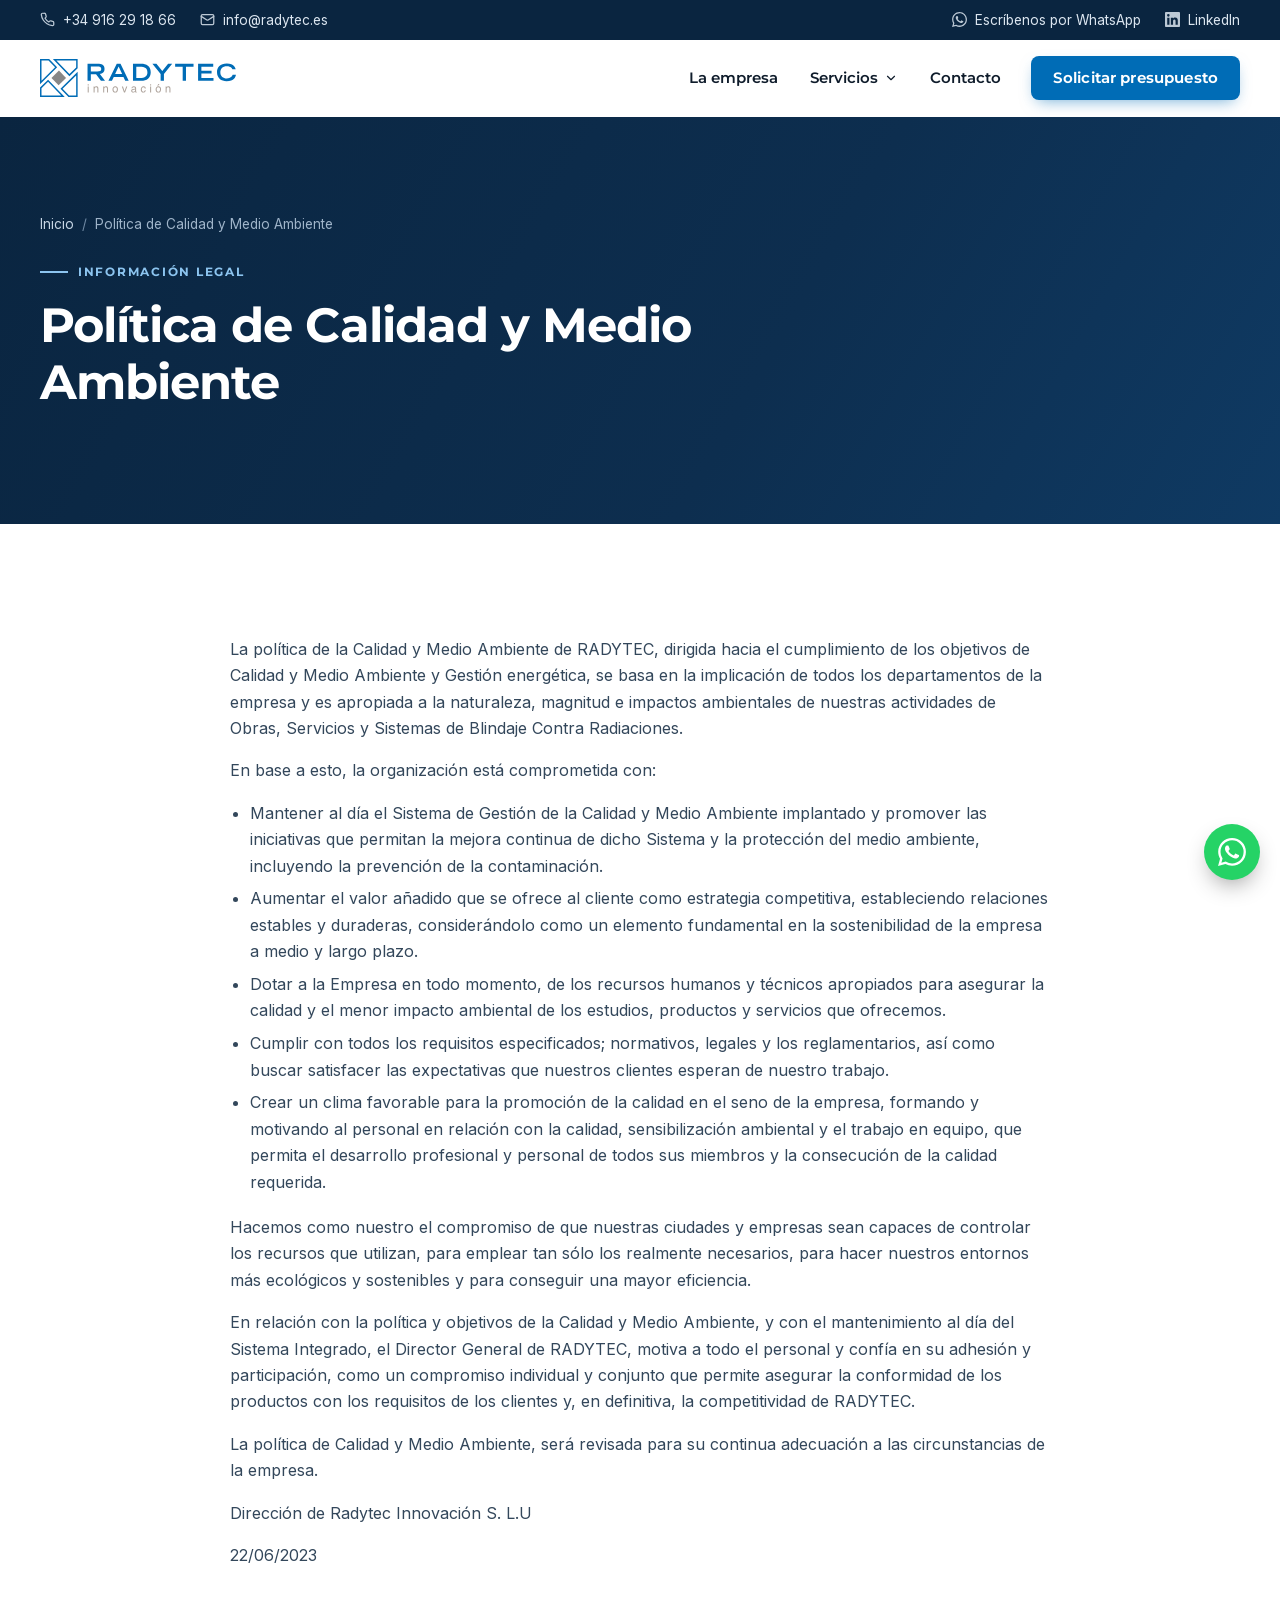
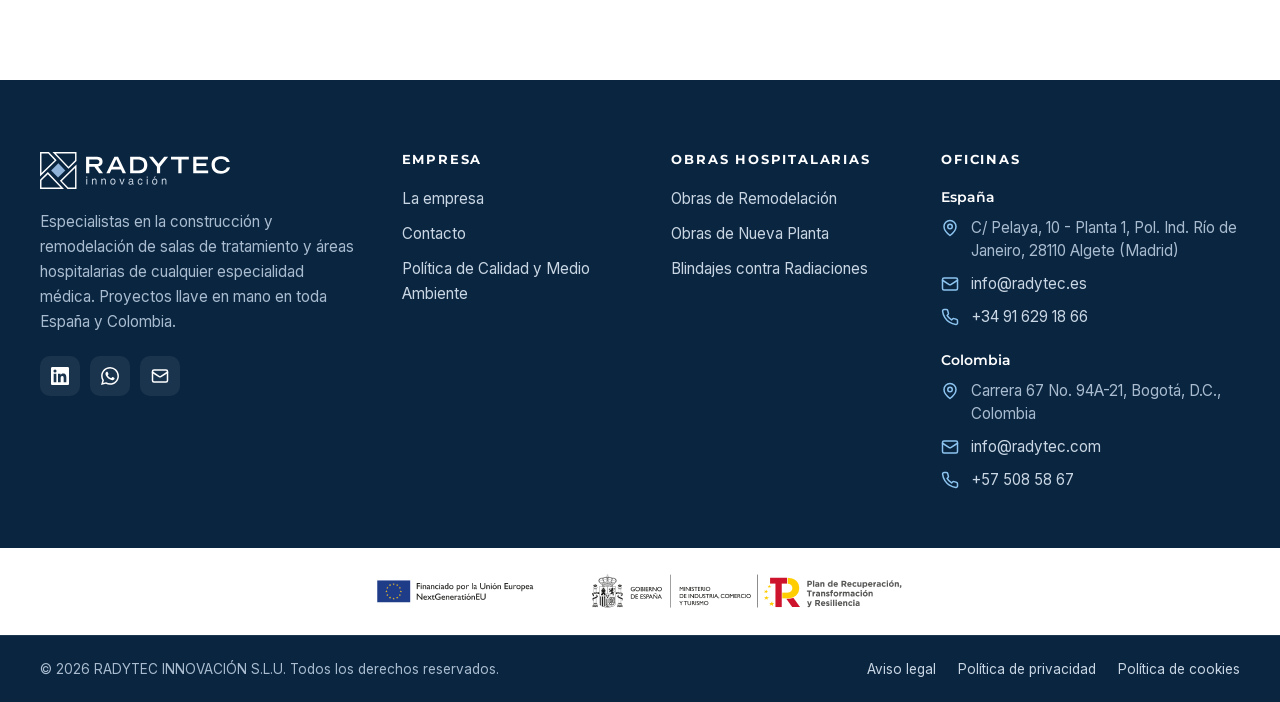
<file: politica-de-calidad-y-medio-ambiente/index.html>
<!doctype html>
<html lang="es">
<head>
<meta charset="utf-8">
<meta name="viewport" content="width=device-width, initial-scale=1">
<script>document.documentElement.classList.add('js')</script>
<title>Política de Calidad y Medio Ambiente | Radytec Innovación</title>
<meta name="description" content="Política de Calidad y Medio Ambiente de RADYTEC INNOVACIÓN S.L.U.">
<link rel="canonical" href="https://radytec.es/politica-de-calidad-y-medio-ambiente/">
<meta name="theme-color" content="#0a2540">
<meta property="og:type" content="website">
<meta property="og:locale" content="es_ES">
<meta property="og:site_name" content="Radytec Innovación">
<meta property="og:title" content="Política de Calidad y Medio Ambiente | Radytec Innovación">
<meta property="og:description" content="Política de Calidad y Medio Ambiente de RADYTEC INNOVACIÓN S.L.U.">
<meta property="og:url" content="https://radytec.es/politica-de-calidad-y-medio-ambiente/">
<meta property="og:image" content="https://radytec.es/assets/img/og-image.jpg">
<meta name="twitter:card" content="summary_large_image">
<link rel="icon" type="image/png" sizes="32x32" href="../assets/img/favicon-32.png">
<link rel="apple-touch-icon" href="../assets/img/apple-touch-icon.png">
<link rel="preload" href="../assets/fonts/montserrat-latin.woff2" as="font" type="font/woff2" crossorigin>
<link rel="preload" href="../assets/fonts/inter-latin.woff2" as="font" type="font/woff2" crossorigin>
<link rel="stylesheet" href="../assets/css/styles.css?v=1792664041">
</head>
<body>
<a class="skip-link" href="#contenido">Saltar al contenido</a>
<div class="topbar">
  <div class="container">
    <div class="topbar__group">
      <a href="tel:+34916291866"><svg viewBox="0 0 24 24" fill="none" stroke="currentColor" stroke-width="2" stroke-linecap="round" stroke-linejoin="round" aria-hidden="true" focusable="false"><path d="M22 16.92v3a2 2 0 0 1-2.18 2 19.79 19.79 0 0 1-8.63-3.07 19.5 19.5 0 0 1-6-6 19.79 19.79 0 0 1-3.07-8.67A2 2 0 0 1 4.11 2h3a2 2 0 0 1 2 1.72c.13.96.36 1.9.7 2.81a2 2 0 0 1-.45 2.11L8.09 9.91a16 16 0 0 0 6 6l1.27-1.27a2 2 0 0 1 2.11-.45c.91.34 1.85.57 2.81.7A2 2 0 0 1 22 16.92z"/></svg><span>+34 916 29 18 66</span></a>
      <a href="mailto:info@radytec.es"><svg viewBox="0 0 24 24" fill="none" stroke="currentColor" stroke-width="2" stroke-linecap="round" stroke-linejoin="round" aria-hidden="true" focusable="false"><rect x="2" y="4" width="20" height="16" rx="2"/><path d="m22 7-8.97 5.7a1.94 1.94 0 0 1-2.06 0L2 7"/></svg><span>info@radytec.es</span></a>
    </div>
    <div class="topbar__group topbar__group--secondary">
      <a href="https://api.whatsapp.com/send?phone=34660716524&text=Hola,%20quisiera%20pedir%20presupuesto" target="_blank" rel="noopener"><svg viewBox="0 0 24 24" fill="currentColor" aria-hidden="true" focusable="false"><path d="M17.47 14.38c-.3-.15-1.76-.87-2.03-.97-.27-.1-.47-.15-.67.15-.2.3-.77.97-.94 1.17-.17.2-.35.22-.65.07-.3-.15-1.26-.46-2.4-1.47-.89-.79-1.49-1.77-1.66-2.07-.17-.3-.02-.46.13-.61.13-.13.3-.35.45-.52.15-.17.2-.3.3-.5.1-.2.05-.37-.02-.52-.08-.15-.67-1.62-.92-2.22-.24-.58-.49-.5-.67-.51h-.57c-.2 0-.52.07-.79.37-.27.3-1.04 1.02-1.04 2.48s1.07 2.88 1.21 3.08c.15.2 2.1 3.2 5.08 4.49.71.31 1.26.49 1.69.63.71.23 1.36.2 1.87.12.57-.09 1.76-.72 2.01-1.41.25-.69.25-1.29.17-1.41-.07-.12-.27-.2-.57-.35zM12.05 21.79h-.01a9.87 9.87 0 0 1-5.03-1.38l-.36-.21-3.74.98 1-3.65-.24-.37a9.86 9.86 0 0 1-1.51-5.26c0-5.45 4.44-9.88 9.89-9.88 2.64 0 5.12 1.03 6.99 2.9a9.82 9.82 0 0 1 2.89 6.99c0 5.45-4.44 9.88-9.88 9.88zm8.41-18.3A11.82 11.82 0 0 0 12.05 0C5.5 0 .16 5.34.16 11.89c0 2.1.55 4.14 1.59 5.95L.06 24l6.3-1.65a11.88 11.88 0 0 0 5.68 1.45h.01c6.55 0 11.89-5.34 11.89-11.89 0-3.18-1.24-6.16-3.48-8.41z"/></svg><span>Escríbenos por WhatsApp</span></a>
      <a href="https://es.linkedin.com/company/radytec-innovaci%C3%B3n" target="_blank" rel="noopener"><svg viewBox="0 0 24 24" fill="currentColor" aria-hidden="true" focusable="false"><path d="M20.45 20.45h-3.56v-5.57c0-1.33-.02-3.04-1.85-3.04-1.86 0-2.14 1.45-2.14 2.95v5.66H9.34V9h3.42v1.56h.05c.48-.9 1.64-1.85 3.37-1.85 3.6 0 4.27 2.37 4.27 5.45v6.29zM5.34 7.43a2.06 2.06 0 1 1 0-4.13 2.06 2.06 0 0 1 0 4.13zM7.12 20.45H3.56V9h3.56v11.45zM22.22 0H1.77C.79 0 0 .77 0 1.73v20.54C0 23.23.79 24 1.77 24h20.45c.98 0 1.78-.77 1.78-1.73V1.73C24 .77 23.2 0 22.22 0z"/></svg><span>LinkedIn</span></a>
    </div>
  </div>
</div>
<header class="header">
  <div class="container">
    <a class="brand" href="../" aria-label="Radytec Innovación – inicio">
      <img src="../assets/img/logo.svg" alt="Radytec Innovación" width="196" height="38">
    </a>
    <nav class="nav" id="menu" aria-label="Principal">
      <ul class="nav__list">
        <li class="nav__item"><a class="nav__link" href="../la-empresa/">La empresa</a></li>
        <li class="nav__item nav__item--drop">
          <button class="nav__link" type="button" aria-expanded="false" aria-haspopup="true">Servicios <svg viewBox="0 0 24 24" fill="none" stroke="currentColor" stroke-width="2" stroke-linecap="round" stroke-linejoin="round" aria-hidden="true" focusable="false"><path d="m6 9 6 6 6-6"/></svg></button>
          <ul class="dropdown"><li><a href="../obras-remodelacion/"><span class="dropdown__icon"><svg viewBox="0 0 24 24" fill="none" stroke="currentColor" stroke-width="2" stroke-linecap="round" stroke-linejoin="round" aria-hidden="true" focusable="false"><path d="M14.7 6.3a1 1 0 0 0 0 1.4l1.6 1.6a1 1 0 0 0 1.4 0l3.77-3.77a6 6 0 0 1-7.94 7.94l-6.91 6.91a2.12 2.12 0 0 1-3-3l6.91-6.91a6 6 0 0 1 7.94-7.94l-3.76 3.76z"/></svg></span>
          <span><strong>Obras de Remodelación</strong><small>Diseño, implantación y reforma integral de Salas y Áreas Hospitalarias.</small></span></a></li><li><a href="../obras-nueva-planta/"><span class="dropdown__icon"><svg viewBox="0 0 24 24" fill="none" stroke="currentColor" stroke-width="2" stroke-linecap="round" stroke-linejoin="round" aria-hidden="true" focusable="false"><rect x="4" y="2" width="16" height="20" rx="2"/><path d="M9 22v-4h6v4"/><path d="M8 6h.01M16 6h.01M12 6h.01M12 10h.01M12 14h.01M16 10h.01M16 14h.01M8 10h.01M8 14h.01"/></svg></span>
          <span><strong>Obras de Nueva Planta</strong><small>Ampliación o Ejecución de Nuevas Áreas Hospitalarias.</small></span></a></li><li><a href="../blindaje-contra-radiaciones/"><span class="dropdown__icon"><svg viewBox="0 0 24 24" fill="none" stroke="currentColor" stroke-width="2" stroke-linecap="round" stroke-linejoin="round" aria-hidden="true" focusable="false"><path d="M12 12h.01"/><path d="M7.5 4.2c-.3-.5-.9-.7-1.3-.4C3.9 5.5 2.3 8.1 2 11c-.1.5.4 1 1 1h5c0-1.5.8-2.8 2-3.4-1.1-1.9-2.3-3.9-2.5-4.4z"/><path d="M21 12c.6 0 1-.4 1-1-.3-2.9-1.8-5.5-4.1-7.1-.4-.3-1.1-.2-1.3.3-.3.5-1.4 2.5-2.5 4.4 1.2.7 1.9 2 1.9 3.4h5z"/><path d="M7.5 19.8c-.3.5-.1 1.1.4 1.3 2.6 1.2 5.6 1.2 8.2 0 .5-.2.7-.8.4-1.3-.3-.5-1.4-2.4-2.5-4.3-1.2.7-2.8.7-4 0-1.1 1.9-2.2 3.8-2.5 4.3z"/></svg></span>
          <span><strong>Blindajes contra Radiaciones</strong><small>Blindajes contra Radiaciones para Radioterapia, Radiodiagnóstico y Radiofarmacia.</small></span></a></li></ul>
        </li>
        <li class="nav__item"><a class="nav__link" href="../contacto/">Contacto</a></li>
      </ul>
      <a class="btn btn--primary header__cta" href="../contacto/#formulario">Solicitar presupuesto</a>
    </nav>
    <button class="nav-toggle" type="button" aria-controls="menu" aria-expanded="false" aria-label="Abrir menú">
      <svg class="icon-open" viewBox="0 0 24 24" fill="none" stroke="currentColor" stroke-width="2" stroke-linecap="round" stroke-linejoin="round" aria-hidden="true" focusable="false"><path d="M4 6h16"/><path d="M4 12h16"/><path d="M4 18h16"/></svg><svg class="icon-close" viewBox="0 0 24 24" fill="none" stroke="currentColor" stroke-width="2" stroke-linecap="round" stroke-linejoin="round" aria-hidden="true" focusable="false"><path d="M18 6 6 18"/><path d="m6 6 12 12"/></svg>
    </button>
  </div>
</header>
<main id="contenido">
<section class="page-hero page-hero--plain">
  <div class="container">
    <nav aria-label="Ruta de navegación"><ol class="breadcrumb"><li><a href="../">Inicio</a></li><li aria-current="page">Política de Calidad y Medio Ambiente</li></ol></nav>
    <span class="eyebrow">Información legal</span>
    <h1>Política de Calidad y Medio Ambiente</h1>
  </div>
</section>
<section class="section">
  <div class="container container--narrow">
    <div class="prose"><p>La política de la Calidad y Medio Ambiente de RADYTEC, dirigida hacia el cumplimiento de los objetivos de Calidad y Medio Ambiente y Gestión energética, se basa en la implicación de todos los departamentos de la empresa y es apropiada a la naturaleza, magnitud e impactos ambientales de nuestras actividades de Obras, Servicios y Sistemas de Blindaje Contra Radiaciones.</p><p>En base a esto, la organización está comprometida con:</p><ul><li>Mantener al día el Sistema de Gestión de la Calidad y Medio Ambiente implantado y promover las iniciativas que permitan la mejora continua de dicho Sistema y la protección del medio ambiente, incluyendo la prevención de la contaminación.</li><li>Aumentar el valor añadido que se ofrece al cliente como estrategia competitiva, estableciendo relaciones estables y duraderas, considerándolo como un elemento fundamental en la sostenibilidad de la empresa a medio y largo plazo.</li><li>Dotar a la Empresa en todo momento, de los recursos humanos y técnicos apropiados para asegurar la calidad y el menor impacto ambiental de los estudios, productos y servicios que ofrecemos.</li><li>Cumplir con todos los requisitos especificados; normativos, legales y los reglamentarios, así como buscar satisfacer las expectativas que nuestros clientes esperan de nuestro trabajo.</li><li>Crear un clima favorable para la promoción de la calidad en el seno de la empresa, formando y motivando al personal en relación con la calidad, sensibilización ambiental y el trabajo en equipo, que permita el desarrollo profesional y personal de todos sus miembros y la consecución de la calidad requerida.</li></ul><p>Hacemos como nuestro el compromiso de que nuestras ciudades y empresas sean capaces de controlar los recursos que utilizan, para emplear tan sólo los realmente necesarios, para hacer nuestros entornos más ecológicos y sostenibles y para conseguir una mayor eficiencia.</p><p>En relación con la política y objetivos de la Calidad y Medio Ambiente, y con el mantenimiento al día del Sistema Integrado, el Director General de RADYTEC, motiva a todo el personal y confía en su adhesión y participación, como un compromiso individual y conjunto que permite asegurar la conformidad de los productos con los requisitos de los clientes y, en definitiva, la competitividad de RADYTEC.</p><p>La política de Calidad y Medio Ambiente, será revisada para su continua adecuación a las circunstancias de la empresa.</p><p>Dirección de Radytec Innovación S. L.U</p><p>22/06/2023</p></div>
  </div>
</section></main>
<footer class="footer">
  <div class="container footer__main">
    <div class="footer__brand">
      <img src="../assets/img/logo-blanco.svg" alt="Radytec Innovación" width="190" height="37" loading="lazy">
      <p>Especialistas en la construcción y remodelación de salas de tratamiento y áreas hospitalarias de cualquier especialidad médica. Proyectos llave en mano en toda España y Colombia.</p>
      <div class="social">
        <a href="https://es.linkedin.com/company/radytec-innovaci%C3%B3n" target="_blank" rel="noopener" aria-label="LinkedIn de Radytec"><svg viewBox="0 0 24 24" fill="currentColor" aria-hidden="true" focusable="false"><path d="M20.45 20.45h-3.56v-5.57c0-1.33-.02-3.04-1.85-3.04-1.86 0-2.14 1.45-2.14 2.95v5.66H9.34V9h3.42v1.56h.05c.48-.9 1.64-1.85 3.37-1.85 3.6 0 4.27 2.37 4.27 5.45v6.29zM5.34 7.43a2.06 2.06 0 1 1 0-4.13 2.06 2.06 0 0 1 0 4.13zM7.12 20.45H3.56V9h3.56v11.45zM22.22 0H1.77C.79 0 0 .77 0 1.73v20.54C0 23.23.79 24 1.77 24h20.45c.98 0 1.78-.77 1.78-1.73V1.73C24 .77 23.2 0 22.22 0z"/></svg></a>
        <a href="https://api.whatsapp.com/send?phone=34660716524&text=Hola,%20quisiera%20pedir%20presupuesto" target="_blank" rel="noopener" aria-label="WhatsApp de Radytec"><svg viewBox="0 0 24 24" fill="currentColor" aria-hidden="true" focusable="false"><path d="M17.47 14.38c-.3-.15-1.76-.87-2.03-.97-.27-.1-.47-.15-.67.15-.2.3-.77.97-.94 1.17-.17.2-.35.22-.65.07-.3-.15-1.26-.46-2.4-1.47-.89-.79-1.49-1.77-1.66-2.07-.17-.3-.02-.46.13-.61.13-.13.3-.35.45-.52.15-.17.2-.3.3-.5.1-.2.05-.37-.02-.52-.08-.15-.67-1.62-.92-2.22-.24-.58-.49-.5-.67-.51h-.57c-.2 0-.52.07-.79.37-.27.3-1.04 1.02-1.04 2.48s1.07 2.88 1.21 3.08c.15.2 2.1 3.2 5.08 4.49.71.31 1.26.49 1.69.63.71.23 1.36.2 1.87.12.57-.09 1.76-.72 2.01-1.41.25-.69.25-1.29.17-1.41-.07-.12-.27-.2-.57-.35zM12.05 21.79h-.01a9.87 9.87 0 0 1-5.03-1.38l-.36-.21-3.74.98 1-3.65-.24-.37a9.86 9.86 0 0 1-1.51-5.26c0-5.45 4.44-9.88 9.89-9.88 2.64 0 5.12 1.03 6.99 2.9a9.82 9.82 0 0 1 2.89 6.99c0 5.45-4.44 9.88-9.88 9.88zm8.41-18.3A11.82 11.82 0 0 0 12.05 0C5.5 0 .16 5.34.16 11.89c0 2.1.55 4.14 1.59 5.95L.06 24l6.3-1.65a11.88 11.88 0 0 0 5.68 1.45h.01c6.55 0 11.89-5.34 11.89-11.89 0-3.18-1.24-6.16-3.48-8.41z"/></svg></a>
        <a href="mailto:info@radytec.es" aria-label="Correo electrónico de Radytec"><svg viewBox="0 0 24 24" fill="none" stroke="currentColor" stroke-width="2" stroke-linecap="round" stroke-linejoin="round" aria-hidden="true" focusable="false"><rect x="2" y="4" width="20" height="16" rx="2"/><path d="m22 7-8.97 5.7a1.94 1.94 0 0 1-2.06 0L2 7"/></svg></a>
      </div>
    </div>
    <nav aria-label="Empresa">
      <h2>Empresa</h2>
      <ul>
        <li><a href="../la-empresa/">La empresa</a></li>
        <li><a href="../contacto/">Contacto</a></li>
        <li><a href="../politica-de-calidad-y-medio-ambiente/">Política de Calidad y Medio Ambiente</a></li>
      </ul>
    </nav>
    <nav aria-label="Servicios">
      <h2>Obras hospitalarias</h2>
      <ul><li><a href="../obras-remodelacion/">Obras de Remodelación</a></li><li><a href="../obras-nueva-planta/">Obras de Nueva Planta</a></li><li><a href="../blindaje-contra-radiaciones/">Blindajes contra Radiaciones</a></li></ul>
    </nav>
    <div>
      <h2>Oficinas</h2>
      <div class="footer__office"><strong>España</strong>
        <ul class="contact-list">
          <li><svg viewBox="0 0 24 24" fill="none" stroke="currentColor" stroke-width="2" stroke-linecap="round" stroke-linejoin="round" aria-hidden="true" focusable="false"><path d="M20 10c0 6-8 12-8 12s-8-6-8-12a8 8 0 0 1 16 0Z"/><circle cx="12" cy="10" r="3"/></svg><span>C/ Pelaya, 10 - Planta 1, Pol. Ind. Río de Janeiro, 28110 Algete (Madrid)</span></li>
          <li><svg viewBox="0 0 24 24" fill="none" stroke="currentColor" stroke-width="2" stroke-linecap="round" stroke-linejoin="round" aria-hidden="true" focusable="false"><rect x="2" y="4" width="20" height="16" rx="2"/><path d="m22 7-8.97 5.7a1.94 1.94 0 0 1-2.06 0L2 7"/></svg><a href="mailto:info@radytec.es">info@radytec.es</a></li>
          <li><svg viewBox="0 0 24 24" fill="none" stroke="currentColor" stroke-width="2" stroke-linecap="round" stroke-linejoin="round" aria-hidden="true" focusable="false"><path d="M22 16.92v3a2 2 0 0 1-2.18 2 19.79 19.79 0 0 1-8.63-3.07 19.5 19.5 0 0 1-6-6 19.79 19.79 0 0 1-3.07-8.67A2 2 0 0 1 4.11 2h3a2 2 0 0 1 2 1.72c.13.96.36 1.9.7 2.81a2 2 0 0 1-.45 2.11L8.09 9.91a16 16 0 0 0 6 6l1.27-1.27a2 2 0 0 1 2.11-.45c.91.34 1.85.57 2.81.7A2 2 0 0 1 22 16.92z"/></svg><a href="tel:+34916291866">+34 91 629 18 66</a></li>
        </ul></div><div class="footer__office"><strong>Colombia</strong>
        <ul class="contact-list">
          <li><svg viewBox="0 0 24 24" fill="none" stroke="currentColor" stroke-width="2" stroke-linecap="round" stroke-linejoin="round" aria-hidden="true" focusable="false"><path d="M20 10c0 6-8 12-8 12s-8-6-8-12a8 8 0 0 1 16 0Z"/><circle cx="12" cy="10" r="3"/></svg><span>Carrera 67 No. 94A-21, Bogotá, D.C., Colombia</span></li>
          <li><svg viewBox="0 0 24 24" fill="none" stroke="currentColor" stroke-width="2" stroke-linecap="round" stroke-linejoin="round" aria-hidden="true" focusable="false"><rect x="2" y="4" width="20" height="16" rx="2"/><path d="m22 7-8.97 5.7a1.94 1.94 0 0 1-2.06 0L2 7"/></svg><a href="mailto:info@radytec.com">info@radytec.com</a></li>
          <li><svg viewBox="0 0 24 24" fill="none" stroke="currentColor" stroke-width="2" stroke-linecap="round" stroke-linejoin="round" aria-hidden="true" focusable="false"><path d="M22 16.92v3a2 2 0 0 1-2.18 2 19.79 19.79 0 0 1-8.63-3.07 19.5 19.5 0 0 1-6-6 19.79 19.79 0 0 1-3.07-8.67A2 2 0 0 1 4.11 2h3a2 2 0 0 1 2 1.72c.13.96.36 1.9.7 2.81a2 2 0 0 1-.45 2.11L8.09 9.91a16 16 0 0 0 6 6l1.27-1.27a2 2 0 0 1 2.11-.45c.91.34 1.85.57 2.81.7A2 2 0 0 1 22 16.92z"/></svg><a href="tel:+575085867">+57 508 58 67</a></li>
        </ul></div>
    </div>
  </div>
  <div class="funding">
    <div class="container">
      <img src="../assets/img/logos-financiacion.png" width="537" height="51" loading="lazy"
           alt="Financiado por la Unión Europea – NextGenerationEU. Gobierno de España, Ministerio de Industria, Comercio y Turismo. Plan de Recuperación, Transformación y Resiliencia">
    </div>
  </div>
  <div class="footer__bottom">
    <div class="container">
      <span>© <span data-year>2026</span> RADYTEC INNOVACIÓN S.L.U. Todos los derechos reservados.</span>
      <nav class="footer__legal" aria-label="Información legal">
        <a href="../aviso-legal/">Aviso legal</a>
        <a href="../politica-de-privacidad/">Política de privacidad</a>
        <a href="../politica-de-cookies/">Política de cookies</a>
      </nav>
    </div>
  </div>
</footer>
<a class="whatsapp-fab" href="https://api.whatsapp.com/send?phone=34660716524&text=Hola,%20quisiera%20pedir%20presupuesto" target="_blank" rel="noopener" aria-label="Escríbenos por WhatsApp"><svg viewBox="0 0 24 24" fill="currentColor" aria-hidden="true" focusable="false"><path d="M17.47 14.38c-.3-.15-1.76-.87-2.03-.97-.27-.1-.47-.15-.67.15-.2.3-.77.97-.94 1.17-.17.2-.35.22-.65.07-.3-.15-1.26-.46-2.4-1.47-.89-.79-1.49-1.77-1.66-2.07-.17-.3-.02-.46.13-.61.13-.13.3-.35.45-.52.15-.17.2-.3.3-.5.1-.2.05-.37-.02-.52-.08-.15-.67-1.62-.92-2.22-.24-.58-.49-.5-.67-.51h-.57c-.2 0-.52.07-.79.37-.27.3-1.04 1.02-1.04 2.48s1.07 2.88 1.21 3.08c.15.2 2.1 3.2 5.08 4.49.71.31 1.26.49 1.69.63.71.23 1.36.2 1.87.12.57-.09 1.76-.72 2.01-1.41.25-.69.25-1.29.17-1.41-.07-.12-.27-.2-.57-.35zM12.05 21.79h-.01a9.87 9.87 0 0 1-5.03-1.38l-.36-.21-3.74.98 1-3.65-.24-.37a9.86 9.86 0 0 1-1.51-5.26c0-5.45 4.44-9.88 9.89-9.88 2.64 0 5.12 1.03 6.99 2.9a9.82 9.82 0 0 1 2.89 6.99c0 5.45-4.44 9.88-9.88 9.88zm8.41-18.3A11.82 11.82 0 0 0 12.05 0C5.5 0 .16 5.34.16 11.89c0 2.1.55 4.14 1.59 5.95L.06 24l6.3-1.65a11.88 11.88 0 0 0 5.68 1.45h.01c6.55 0 11.89-5.34 11.89-11.89 0-3.18-1.24-6.16-3.48-8.41z"/></svg></a>
<script src="../assets/js/main.js?v=1792664041" defer></script>
</body>
</html>
</file>
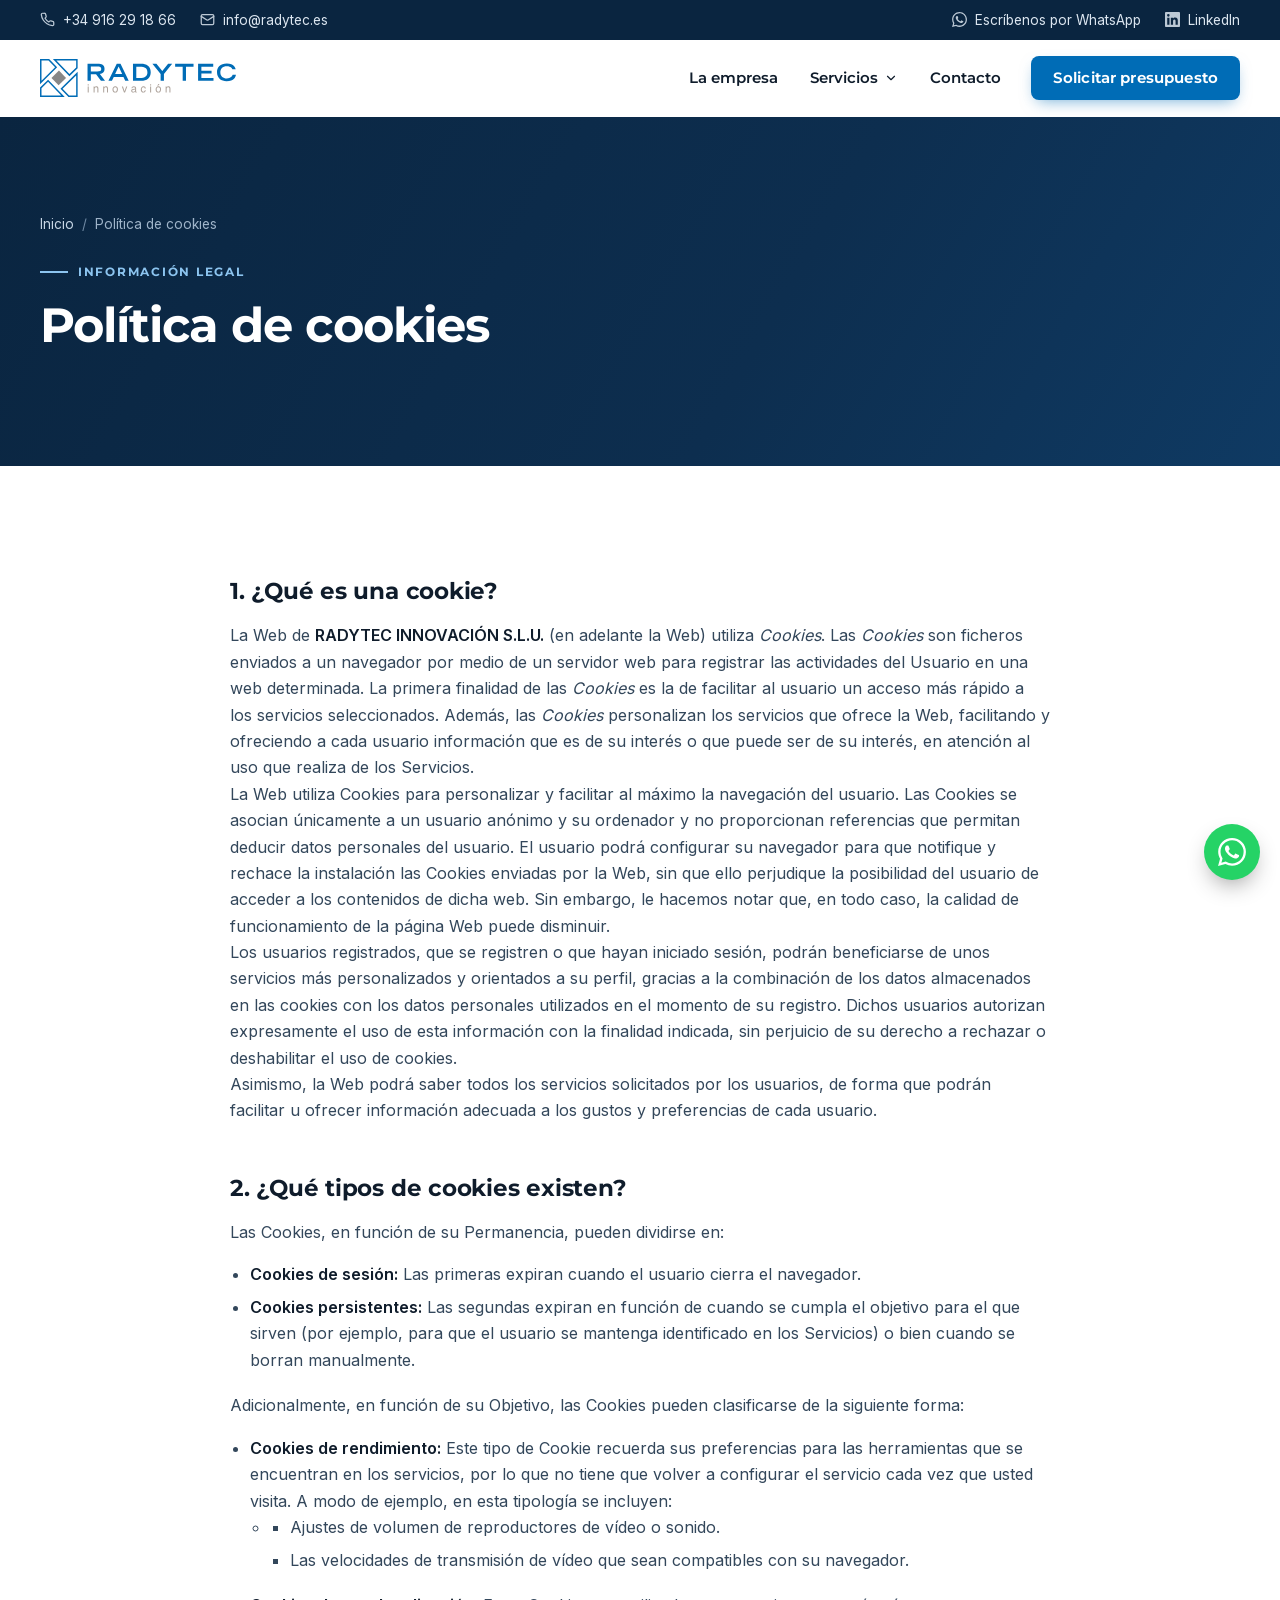
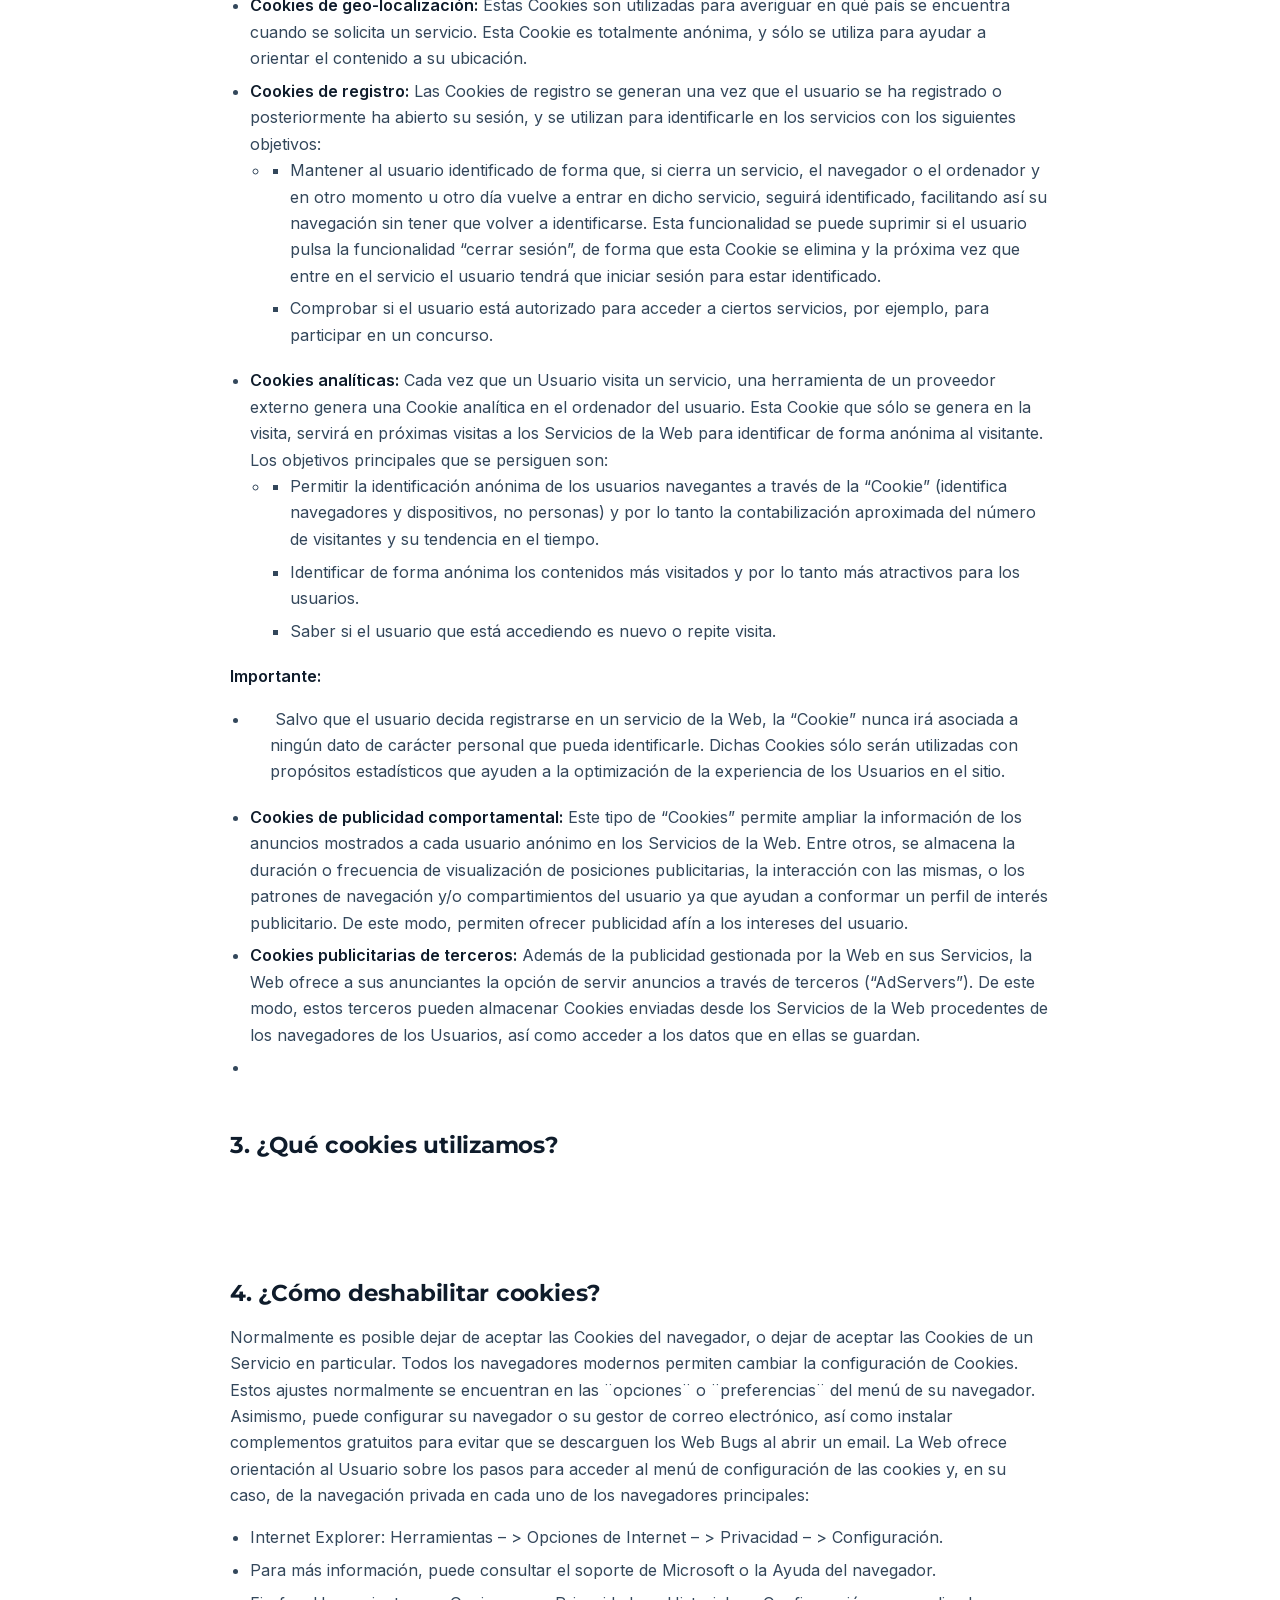
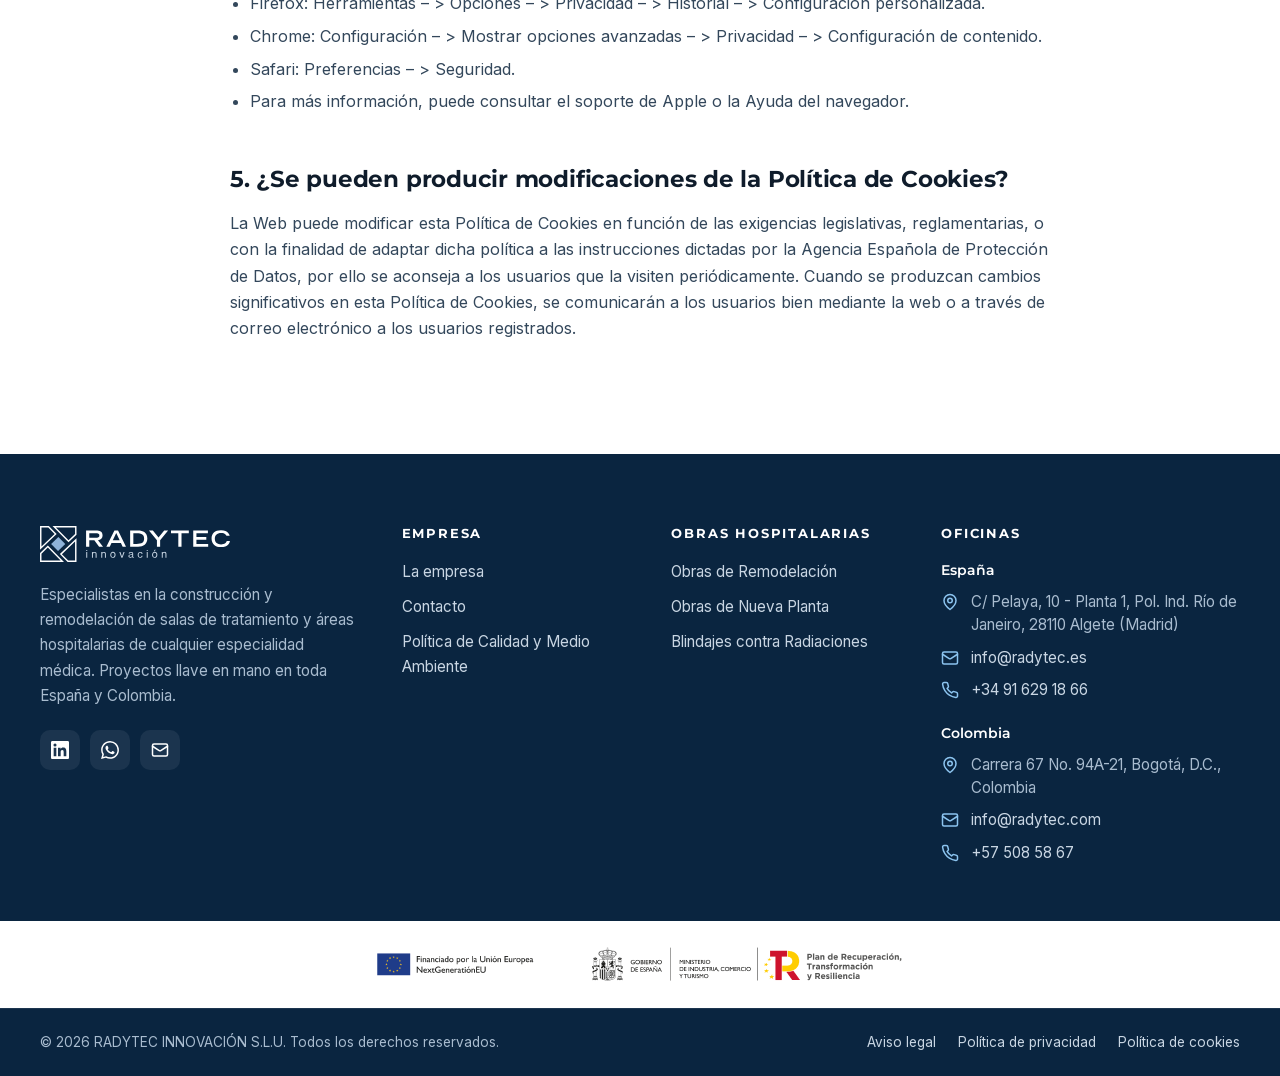
<file: politica-de-cookies/index.html>
<!doctype html>
<html lang="es">
<head>
<meta charset="utf-8">
<meta name="viewport" content="width=device-width, initial-scale=1">
<script>document.documentElement.classList.add('js')</script>
<title>Política de cookies | Radytec Innovación</title>
<meta name="description" content="Política de cookies de la web de RADYTEC INNOVACIÓN S.L.U.">
<link rel="canonical" href="https://radytec.es/politica-de-cookies/">
<meta name="theme-color" content="#0a2540">
<meta property="og:type" content="website">
<meta property="og:locale" content="es_ES">
<meta property="og:site_name" content="Radytec Innovación">
<meta property="og:title" content="Política de cookies | Radytec Innovación">
<meta property="og:description" content="Política de cookies de la web de RADYTEC INNOVACIÓN S.L.U.">
<meta property="og:url" content="https://radytec.es/politica-de-cookies/">
<meta property="og:image" content="https://radytec.es/assets/img/og-image.jpg">
<meta name="twitter:card" content="summary_large_image">
<link rel="icon" type="image/png" sizes="32x32" href="../assets/img/favicon-32.png">
<link rel="apple-touch-icon" href="../assets/img/apple-touch-icon.png">
<link rel="preload" href="../assets/fonts/montserrat-latin.woff2" as="font" type="font/woff2" crossorigin>
<link rel="preload" href="../assets/fonts/inter-latin.woff2" as="font" type="font/woff2" crossorigin>
<link rel="stylesheet" href="../assets/css/styles.css?v=1792664041">
</head>
<body>
<a class="skip-link" href="#contenido">Saltar al contenido</a>
<div class="topbar">
  <div class="container">
    <div class="topbar__group">
      <a href="tel:+34916291866"><svg viewBox="0 0 24 24" fill="none" stroke="currentColor" stroke-width="2" stroke-linecap="round" stroke-linejoin="round" aria-hidden="true" focusable="false"><path d="M22 16.92v3a2 2 0 0 1-2.18 2 19.79 19.79 0 0 1-8.63-3.07 19.5 19.5 0 0 1-6-6 19.79 19.79 0 0 1-3.07-8.67A2 2 0 0 1 4.11 2h3a2 2 0 0 1 2 1.72c.13.96.36 1.9.7 2.81a2 2 0 0 1-.45 2.11L8.09 9.91a16 16 0 0 0 6 6l1.27-1.27a2 2 0 0 1 2.11-.45c.91.34 1.85.57 2.81.7A2 2 0 0 1 22 16.92z"/></svg><span>+34 916 29 18 66</span></a>
      <a href="mailto:info@radytec.es"><svg viewBox="0 0 24 24" fill="none" stroke="currentColor" stroke-width="2" stroke-linecap="round" stroke-linejoin="round" aria-hidden="true" focusable="false"><rect x="2" y="4" width="20" height="16" rx="2"/><path d="m22 7-8.97 5.7a1.94 1.94 0 0 1-2.06 0L2 7"/></svg><span>info@radytec.es</span></a>
    </div>
    <div class="topbar__group topbar__group--secondary">
      <a href="https://api.whatsapp.com/send?phone=34660716524&text=Hola,%20quisiera%20pedir%20presupuesto" target="_blank" rel="noopener"><svg viewBox="0 0 24 24" fill="currentColor" aria-hidden="true" focusable="false"><path d="M17.47 14.38c-.3-.15-1.76-.87-2.03-.97-.27-.1-.47-.15-.67.15-.2.3-.77.97-.94 1.17-.17.2-.35.22-.65.07-.3-.15-1.26-.46-2.4-1.47-.89-.79-1.49-1.77-1.66-2.07-.17-.3-.02-.46.13-.61.13-.13.3-.35.45-.52.15-.17.2-.3.3-.5.1-.2.05-.37-.02-.52-.08-.15-.67-1.62-.92-2.22-.24-.58-.49-.5-.67-.51h-.57c-.2 0-.52.07-.79.37-.27.3-1.04 1.02-1.04 2.48s1.07 2.88 1.21 3.08c.15.2 2.1 3.2 5.08 4.49.71.31 1.26.49 1.69.63.71.23 1.36.2 1.87.12.57-.09 1.76-.72 2.01-1.41.25-.69.25-1.29.17-1.41-.07-.12-.27-.2-.57-.35zM12.05 21.79h-.01a9.87 9.87 0 0 1-5.03-1.38l-.36-.21-3.74.98 1-3.65-.24-.37a9.86 9.86 0 0 1-1.51-5.26c0-5.45 4.44-9.88 9.89-9.88 2.64 0 5.12 1.03 6.99 2.9a9.82 9.82 0 0 1 2.89 6.99c0 5.45-4.44 9.88-9.88 9.88zm8.41-18.3A11.82 11.82 0 0 0 12.05 0C5.5 0 .16 5.34.16 11.89c0 2.1.55 4.14 1.59 5.95L.06 24l6.3-1.65a11.88 11.88 0 0 0 5.68 1.45h.01c6.55 0 11.89-5.34 11.89-11.89 0-3.18-1.24-6.16-3.48-8.41z"/></svg><span>Escríbenos por WhatsApp</span></a>
      <a href="https://es.linkedin.com/company/radytec-innovaci%C3%B3n" target="_blank" rel="noopener"><svg viewBox="0 0 24 24" fill="currentColor" aria-hidden="true" focusable="false"><path d="M20.45 20.45h-3.56v-5.57c0-1.33-.02-3.04-1.85-3.04-1.86 0-2.14 1.45-2.14 2.95v5.66H9.34V9h3.42v1.56h.05c.48-.9 1.64-1.85 3.37-1.85 3.6 0 4.27 2.37 4.27 5.45v6.29zM5.34 7.43a2.06 2.06 0 1 1 0-4.13 2.06 2.06 0 0 1 0 4.13zM7.12 20.45H3.56V9h3.56v11.45zM22.22 0H1.77C.79 0 0 .77 0 1.73v20.54C0 23.23.79 24 1.77 24h20.45c.98 0 1.78-.77 1.78-1.73V1.73C24 .77 23.2 0 22.22 0z"/></svg><span>LinkedIn</span></a>
    </div>
  </div>
</div>
<header class="header">
  <div class="container">
    <a class="brand" href="../" aria-label="Radytec Innovación – inicio">
      <img src="../assets/img/logo.svg" alt="Radytec Innovación" width="196" height="38">
    </a>
    <nav class="nav" id="menu" aria-label="Principal">
      <ul class="nav__list">
        <li class="nav__item"><a class="nav__link" href="../la-empresa/">La empresa</a></li>
        <li class="nav__item nav__item--drop">
          <button class="nav__link" type="button" aria-expanded="false" aria-haspopup="true">Servicios <svg viewBox="0 0 24 24" fill="none" stroke="currentColor" stroke-width="2" stroke-linecap="round" stroke-linejoin="round" aria-hidden="true" focusable="false"><path d="m6 9 6 6 6-6"/></svg></button>
          <ul class="dropdown"><li><a href="../obras-remodelacion/"><span class="dropdown__icon"><svg viewBox="0 0 24 24" fill="none" stroke="currentColor" stroke-width="2" stroke-linecap="round" stroke-linejoin="round" aria-hidden="true" focusable="false"><path d="M14.7 6.3a1 1 0 0 0 0 1.4l1.6 1.6a1 1 0 0 0 1.4 0l3.77-3.77a6 6 0 0 1-7.94 7.94l-6.91 6.91a2.12 2.12 0 0 1-3-3l6.91-6.91a6 6 0 0 1 7.94-7.94l-3.76 3.76z"/></svg></span>
          <span><strong>Obras de Remodelación</strong><small>Diseño, implantación y reforma integral de Salas y Áreas Hospitalarias.</small></span></a></li><li><a href="../obras-nueva-planta/"><span class="dropdown__icon"><svg viewBox="0 0 24 24" fill="none" stroke="currentColor" stroke-width="2" stroke-linecap="round" stroke-linejoin="round" aria-hidden="true" focusable="false"><rect x="4" y="2" width="16" height="20" rx="2"/><path d="M9 22v-4h6v4"/><path d="M8 6h.01M16 6h.01M12 6h.01M12 10h.01M12 14h.01M16 10h.01M16 14h.01M8 10h.01M8 14h.01"/></svg></span>
          <span><strong>Obras de Nueva Planta</strong><small>Ampliación o Ejecución de Nuevas Áreas Hospitalarias.</small></span></a></li><li><a href="../blindaje-contra-radiaciones/"><span class="dropdown__icon"><svg viewBox="0 0 24 24" fill="none" stroke="currentColor" stroke-width="2" stroke-linecap="round" stroke-linejoin="round" aria-hidden="true" focusable="false"><path d="M12 12h.01"/><path d="M7.5 4.2c-.3-.5-.9-.7-1.3-.4C3.9 5.5 2.3 8.1 2 11c-.1.5.4 1 1 1h5c0-1.5.8-2.8 2-3.4-1.1-1.9-2.3-3.9-2.5-4.4z"/><path d="M21 12c.6 0 1-.4 1-1-.3-2.9-1.8-5.5-4.1-7.1-.4-.3-1.1-.2-1.3.3-.3.5-1.4 2.5-2.5 4.4 1.2.7 1.9 2 1.9 3.4h5z"/><path d="M7.5 19.8c-.3.5-.1 1.1.4 1.3 2.6 1.2 5.6 1.2 8.2 0 .5-.2.7-.8.4-1.3-.3-.5-1.4-2.4-2.5-4.3-1.2.7-2.8.7-4 0-1.1 1.9-2.2 3.8-2.5 4.3z"/></svg></span>
          <span><strong>Blindajes contra Radiaciones</strong><small>Blindajes contra Radiaciones para Radioterapia, Radiodiagnóstico y Radiofarmacia.</small></span></a></li></ul>
        </li>
        <li class="nav__item"><a class="nav__link" href="../contacto/">Contacto</a></li>
      </ul>
      <a class="btn btn--primary header__cta" href="../contacto/#formulario">Solicitar presupuesto</a>
    </nav>
    <button class="nav-toggle" type="button" aria-controls="menu" aria-expanded="false" aria-label="Abrir menú">
      <svg class="icon-open" viewBox="0 0 24 24" fill="none" stroke="currentColor" stroke-width="2" stroke-linecap="round" stroke-linejoin="round" aria-hidden="true" focusable="false"><path d="M4 6h16"/><path d="M4 12h16"/><path d="M4 18h16"/></svg><svg class="icon-close" viewBox="0 0 24 24" fill="none" stroke="currentColor" stroke-width="2" stroke-linecap="round" stroke-linejoin="round" aria-hidden="true" focusable="false"><path d="M18 6 6 18"/><path d="m6 6 12 12"/></svg>
    </button>
  </div>
</header>
<main id="contenido">
<section class="page-hero page-hero--plain">
  <div class="container">
    <nav aria-label="Ruta de navegación"><ol class="breadcrumb"><li><a href="../">Inicio</a></li><li aria-current="page">Política de cookies</li></ol></nav>
    <span class="eyebrow">Información legal</span>
    <h1>Política de cookies</h1>
  </div>
</section>
<section class="section">
  <div class="container container--narrow">
    <div class="prose"><h2>1. ¿Qué es una cookie?</h2><p>La Web de <strong>RADYTEC INNOVACIÓN S.L.U.</strong> (en adelante la Web) utiliza <em>Cookies</em>. Las <em>Cookies</em> son ficheros enviados a un navegador por medio de un servidor web para registrar las actividades del Usuario en una web determinada. La primera finalidad de las <em>Cookies</em> es la de facilitar al usuario un acceso más rápido a los servicios seleccionados. Además, las <em>Cookies</em> personalizan los servicios que ofrece la Web, facilitando y ofreciendo a cada usuario información que es de su interés o que puede ser de su interés, en atención al uso que realiza de los Servicios.<br />La Web utiliza Cookies para personalizar y facilitar al máximo la navegación del usuario. Las Cookies se asocian únicamente a un usuario anónimo y su ordenador y no proporcionan referencias que permitan deducir datos personales del usuario. El usuario podrá configurar su navegador para que notifique y rechace la instalación las Cookies enviadas por la Web, sin que ello perjudique la posibilidad del usuario de acceder a los contenidos de dicha web. Sin embargo, le hacemos notar que, en todo caso, la calidad de funcionamiento de la página Web puede disminuir.<br />Los usuarios registrados, que se registren o que hayan iniciado sesión, podrán beneficiarse de unos servicios más personalizados y orientados a su perfil, gracias a la combinación de los datos almacenados en las cookies con los datos personales utilizados en el momento de su registro. Dichos usuarios autorizan expresamente el uso de esta información con la finalidad indicada, sin perjuicio de su derecho a rechazar o deshabilitar el uso de cookies.<br />Asimismo, la Web podrá saber todos los servicios solicitados por los usuarios, de forma que podrán facilitar u ofrecer información adecuada a los gustos y preferencias de cada usuario.</p><h2>2. ¿Qué tipos de cookies existen?</h2><p>Las Cookies, en función de su Permanencia, pueden dividirse en:</p><ul><li><strong>Cookies de sesión:</strong> Las primeras expiran cuando el usuario cierra el navegador.</li><li><strong>Cookies persistentes:</strong> Las segundas expiran en función de cuando se cumpla el objetivo para el que sirven (por ejemplo, para que el usuario se mantenga identificado en los Servicios) o bien cuando se borran manualmente.</li></ul><p>Adicionalmente, en función de su Objetivo, las Cookies pueden clasificarse de la siguiente forma:</p><ul><li><strong>Cookies de rendimiento:</strong> Este tipo de Cookie recuerda sus preferencias para las herramientas que se encuentran en los servicios, por lo que no tiene que volver a configurar el servicio cada vez que usted visita. A modo de ejemplo, en esta tipología se incluyen:<ul><li><ul><li>Ajustes de volumen de reproductores de vídeo o sonido.</li><li>Las velocidades de transmisión de vídeo que sean compatibles con su navegador.</li></ul></li></ul></li><li><strong>Cookies de geo-localización:</strong> Estas Cookies son utilizadas para averiguar en qué país se encuentra cuando se solicita un servicio. Esta Cookie es totalmente anónima, y sólo se utiliza para ayudar a orientar el contenido a su ubicación.</li><li><strong>Cookies de registro:</strong> Las Cookies de registro se generan una vez que el usuario se ha registrado o posteriormente ha abierto su sesión, y se utilizan para identificarle en los servicios con los siguientes objetivos:<ul><li><ul><li>Mantener al usuario identificado de forma que, si cierra un servicio, el navegador o el ordenador y en otro momento u otro día vuelve a entrar en dicho servicio, seguirá identificado, facilitando así su navegación sin tener que volver a identificarse. Esta funcionalidad se puede suprimir si el usuario pulsa la funcionalidad “cerrar sesión”, de forma que esta Cookie se elimina y la próxima vez que entre en el servicio el usuario tendrá que iniciar sesión para estar identificado.</li><li>Comprobar si el usuario está autorizado para acceder a ciertos servicios, por ejemplo, para participar en un concurso.</li></ul></li></ul></li><li><strong>Cookies analíticas:</strong> Cada vez que un Usuario visita un servicio, una herramienta de un proveedor externo genera una Cookie analítica en el ordenador del usuario. Esta Cookie que sólo se genera en la visita, servirá en próximas visitas a los Servicios de la Web para identificar de forma anónima al visitante. Los objetivos principales que se persiguen son:<ul><li><ul><li>Permitir la identificación anónima de los usuarios navegantes a través de la “Cookie” (identifica navegadores y dispositivos, no personas) y por lo tanto la contabilización aproximada del número de visitantes y su tendencia en el tiempo.</li><li>Identificar de forma anónima los contenidos más visitados y por lo tanto más atractivos para los usuarios.</li><li>Saber si el usuario que está accediendo es nuevo o repite visita.</li></ul></li></ul></li></ul><p><strong>Importante:</strong></p><ul><li><ul> Salvo que el usuario decida registrarse en un servicio de la Web, la “Cookie” nunca irá asociada a ningún dato de carácter personal que pueda identificarle. Dichas Cookies sólo serán utilizadas con propósitos estadísticos que ayuden a la optimización de la experiencia de los Usuarios en el sitio.</ul></li><li><strong>Cookies de publicidad comportamental:</strong> Este tipo de “Cookies” permite ampliar la información de los anuncios mostrados a cada usuario anónimo en los Servicios de la Web. Entre otros, se almacena la duración o frecuencia de visualización de posiciones publicitarias, la interacción con las mismas, o los patrones de navegación y/o compartimientos del usuario ya que ayudan a conformar un perfil de interés publicitario. De este modo, permiten ofrecer publicidad afín a los intereses del usuario.</li><li><strong>Cookies publicitarias de terceros:</strong> Además de la publicidad gestionada por la Web en sus Servicios, la Web ofrece a sus anunciantes la opción de servir anuncios a través de terceros (“AdServers”). De este modo, estos terceros pueden almacenar Cookies enviadas desde los Servicios de la Web procedentes de los navegadores de los Usuarios, así como acceder a los datos que en ellas se guardan.</li><li> </li></ul><h2>3. ¿Qué cookies utilizamos?</h2><p><br /> </p><h2>4. ¿Cómo deshabilitar cookies?</h2><p>Normalmente es posible dejar de aceptar las Cookies del navegador, o dejar de aceptar las Cookies de un Servicio en particular. Todos los navegadores modernos permiten cambiar la configuración de Cookies. Estos ajustes normalmente se encuentran en las ¨opciones¨ o ¨preferencias¨ del menú de su navegador. Asimismo, puede configurar su navegador o su gestor de correo electrónico, así como instalar complementos gratuitos para evitar que se descarguen los Web Bugs al abrir un email. La Web ofrece orientación al Usuario sobre los pasos para acceder al menú de configuración de las cookies y, en su caso, de la navegación privada en cada uno de los navegadores principales:</p><ul><li>Internet Explorer: Herramientas &#8211; &gt; Opciones de Internet &#8211; &gt; Privacidad &#8211; &gt; Configuración.</li><li>Para más información, puede consultar el soporte de Microsoft o la Ayuda del navegador.</li><li>Firefox: Herramientas &#8211; &gt; Opciones &#8211; &gt; Privacidad &#8211; &gt; Historial &#8211; &gt; Configuración personalizada.</li><li>Chrome: Configuración &#8211; &gt; Mostrar opciones avanzadas &#8211; &gt; Privacidad &#8211; &gt; Configuración de contenido.</li><li>Safari: Preferencias &#8211; &gt; Seguridad.</li><li>Para más información, puede consultar el soporte de Apple o la Ayuda del navegador.</li></ul><h2>5. ¿Se pueden producir modificaciones de la Política de Cookies?</h2><p>La Web puede modificar esta Política de Cookies en función de las exigencias legislativas, reglamentarias, o con la finalidad de adaptar dicha política a las instrucciones dictadas por la Agencia Española de Protección de Datos, por ello se aconseja a los usuarios que la visiten periódicamente. Cuando se produzcan cambios significativos en esta Política de Cookies, se comunicarán a los usuarios bien mediante la web o a través de correo electrónico a los usuarios registrados.</p></div>
  </div>
</section></main>
<footer class="footer">
  <div class="container footer__main">
    <div class="footer__brand">
      <img src="../assets/img/logo-blanco.svg" alt="Radytec Innovación" width="190" height="37" loading="lazy">
      <p>Especialistas en la construcción y remodelación de salas de tratamiento y áreas hospitalarias de cualquier especialidad médica. Proyectos llave en mano en toda España y Colombia.</p>
      <div class="social">
        <a href="https://es.linkedin.com/company/radytec-innovaci%C3%B3n" target="_blank" rel="noopener" aria-label="LinkedIn de Radytec"><svg viewBox="0 0 24 24" fill="currentColor" aria-hidden="true" focusable="false"><path d="M20.45 20.45h-3.56v-5.57c0-1.33-.02-3.04-1.85-3.04-1.86 0-2.14 1.45-2.14 2.95v5.66H9.34V9h3.42v1.56h.05c.48-.9 1.64-1.85 3.37-1.85 3.6 0 4.27 2.37 4.27 5.45v6.29zM5.34 7.43a2.06 2.06 0 1 1 0-4.13 2.06 2.06 0 0 1 0 4.13zM7.12 20.45H3.56V9h3.56v11.45zM22.22 0H1.77C.79 0 0 .77 0 1.73v20.54C0 23.23.79 24 1.77 24h20.45c.98 0 1.78-.77 1.78-1.73V1.73C24 .77 23.2 0 22.22 0z"/></svg></a>
        <a href="https://api.whatsapp.com/send?phone=34660716524&text=Hola,%20quisiera%20pedir%20presupuesto" target="_blank" rel="noopener" aria-label="WhatsApp de Radytec"><svg viewBox="0 0 24 24" fill="currentColor" aria-hidden="true" focusable="false"><path d="M17.47 14.38c-.3-.15-1.76-.87-2.03-.97-.27-.1-.47-.15-.67.15-.2.3-.77.97-.94 1.17-.17.2-.35.22-.65.07-.3-.15-1.26-.46-2.4-1.47-.89-.79-1.49-1.77-1.66-2.07-.17-.3-.02-.46.13-.61.13-.13.3-.35.45-.52.15-.17.2-.3.3-.5.1-.2.05-.37-.02-.52-.08-.15-.67-1.62-.92-2.22-.24-.58-.49-.5-.67-.51h-.57c-.2 0-.52.07-.79.37-.27.3-1.04 1.02-1.04 2.48s1.07 2.88 1.21 3.08c.15.2 2.1 3.2 5.08 4.49.71.31 1.26.49 1.69.63.71.23 1.36.2 1.87.12.57-.09 1.76-.72 2.01-1.41.25-.69.25-1.29.17-1.41-.07-.12-.27-.2-.57-.35zM12.05 21.79h-.01a9.87 9.87 0 0 1-5.03-1.38l-.36-.21-3.74.98 1-3.65-.24-.37a9.86 9.86 0 0 1-1.51-5.26c0-5.45 4.44-9.88 9.89-9.88 2.64 0 5.12 1.03 6.99 2.9a9.82 9.82 0 0 1 2.89 6.99c0 5.45-4.44 9.88-9.88 9.88zm8.41-18.3A11.82 11.82 0 0 0 12.05 0C5.5 0 .16 5.34.16 11.89c0 2.1.55 4.14 1.59 5.95L.06 24l6.3-1.65a11.88 11.88 0 0 0 5.68 1.45h.01c6.55 0 11.89-5.34 11.89-11.89 0-3.18-1.24-6.16-3.48-8.41z"/></svg></a>
        <a href="mailto:info@radytec.es" aria-label="Correo electrónico de Radytec"><svg viewBox="0 0 24 24" fill="none" stroke="currentColor" stroke-width="2" stroke-linecap="round" stroke-linejoin="round" aria-hidden="true" focusable="false"><rect x="2" y="4" width="20" height="16" rx="2"/><path d="m22 7-8.97 5.7a1.94 1.94 0 0 1-2.06 0L2 7"/></svg></a>
      </div>
    </div>
    <nav aria-label="Empresa">
      <h2>Empresa</h2>
      <ul>
        <li><a href="../la-empresa/">La empresa</a></li>
        <li><a href="../contacto/">Contacto</a></li>
        <li><a href="../politica-de-calidad-y-medio-ambiente/">Política de Calidad y Medio Ambiente</a></li>
      </ul>
    </nav>
    <nav aria-label="Servicios">
      <h2>Obras hospitalarias</h2>
      <ul><li><a href="../obras-remodelacion/">Obras de Remodelación</a></li><li><a href="../obras-nueva-planta/">Obras de Nueva Planta</a></li><li><a href="../blindaje-contra-radiaciones/">Blindajes contra Radiaciones</a></li></ul>
    </nav>
    <div>
      <h2>Oficinas</h2>
      <div class="footer__office"><strong>España</strong>
        <ul class="contact-list">
          <li><svg viewBox="0 0 24 24" fill="none" stroke="currentColor" stroke-width="2" stroke-linecap="round" stroke-linejoin="round" aria-hidden="true" focusable="false"><path d="M20 10c0 6-8 12-8 12s-8-6-8-12a8 8 0 0 1 16 0Z"/><circle cx="12" cy="10" r="3"/></svg><span>C/ Pelaya, 10 - Planta 1, Pol. Ind. Río de Janeiro, 28110 Algete (Madrid)</span></li>
          <li><svg viewBox="0 0 24 24" fill="none" stroke="currentColor" stroke-width="2" stroke-linecap="round" stroke-linejoin="round" aria-hidden="true" focusable="false"><rect x="2" y="4" width="20" height="16" rx="2"/><path d="m22 7-8.97 5.7a1.94 1.94 0 0 1-2.06 0L2 7"/></svg><a href="mailto:info@radytec.es">info@radytec.es</a></li>
          <li><svg viewBox="0 0 24 24" fill="none" stroke="currentColor" stroke-width="2" stroke-linecap="round" stroke-linejoin="round" aria-hidden="true" focusable="false"><path d="M22 16.92v3a2 2 0 0 1-2.18 2 19.79 19.79 0 0 1-8.63-3.07 19.5 19.5 0 0 1-6-6 19.79 19.79 0 0 1-3.07-8.67A2 2 0 0 1 4.11 2h3a2 2 0 0 1 2 1.72c.13.96.36 1.9.7 2.81a2 2 0 0 1-.45 2.11L8.09 9.91a16 16 0 0 0 6 6l1.27-1.27a2 2 0 0 1 2.11-.45c.91.34 1.85.57 2.81.7A2 2 0 0 1 22 16.92z"/></svg><a href="tel:+34916291866">+34 91 629 18 66</a></li>
        </ul></div><div class="footer__office"><strong>Colombia</strong>
        <ul class="contact-list">
          <li><svg viewBox="0 0 24 24" fill="none" stroke="currentColor" stroke-width="2" stroke-linecap="round" stroke-linejoin="round" aria-hidden="true" focusable="false"><path d="M20 10c0 6-8 12-8 12s-8-6-8-12a8 8 0 0 1 16 0Z"/><circle cx="12" cy="10" r="3"/></svg><span>Carrera 67 No. 94A-21, Bogotá, D.C., Colombia</span></li>
          <li><svg viewBox="0 0 24 24" fill="none" stroke="currentColor" stroke-width="2" stroke-linecap="round" stroke-linejoin="round" aria-hidden="true" focusable="false"><rect x="2" y="4" width="20" height="16" rx="2"/><path d="m22 7-8.97 5.7a1.94 1.94 0 0 1-2.06 0L2 7"/></svg><a href="mailto:info@radytec.com">info@radytec.com</a></li>
          <li><svg viewBox="0 0 24 24" fill="none" stroke="currentColor" stroke-width="2" stroke-linecap="round" stroke-linejoin="round" aria-hidden="true" focusable="false"><path d="M22 16.92v3a2 2 0 0 1-2.18 2 19.79 19.79 0 0 1-8.63-3.07 19.5 19.5 0 0 1-6-6 19.79 19.79 0 0 1-3.07-8.67A2 2 0 0 1 4.11 2h3a2 2 0 0 1 2 1.72c.13.96.36 1.9.7 2.81a2 2 0 0 1-.45 2.11L8.09 9.91a16 16 0 0 0 6 6l1.27-1.27a2 2 0 0 1 2.11-.45c.91.34 1.85.57 2.81.7A2 2 0 0 1 22 16.92z"/></svg><a href="tel:+575085867">+57 508 58 67</a></li>
        </ul></div>
    </div>
  </div>
  <div class="funding">
    <div class="container">
      <img src="../assets/img/logos-financiacion.png" width="537" height="51" loading="lazy"
           alt="Financiado por la Unión Europea – NextGenerationEU. Gobierno de España, Ministerio de Industria, Comercio y Turismo. Plan de Recuperación, Transformación y Resiliencia">
    </div>
  </div>
  <div class="footer__bottom">
    <div class="container">
      <span>© <span data-year>2026</span> RADYTEC INNOVACIÓN S.L.U. Todos los derechos reservados.</span>
      <nav class="footer__legal" aria-label="Información legal">
        <a href="../aviso-legal/">Aviso legal</a>
        <a href="../politica-de-privacidad/">Política de privacidad</a>
        <a href="../politica-de-cookies/">Política de cookies</a>
      </nav>
    </div>
  </div>
</footer>
<a class="whatsapp-fab" href="https://api.whatsapp.com/send?phone=34660716524&text=Hola,%20quisiera%20pedir%20presupuesto" target="_blank" rel="noopener" aria-label="Escríbenos por WhatsApp"><svg viewBox="0 0 24 24" fill="currentColor" aria-hidden="true" focusable="false"><path d="M17.47 14.38c-.3-.15-1.76-.87-2.03-.97-.27-.1-.47-.15-.67.15-.2.3-.77.97-.94 1.17-.17.2-.35.22-.65.07-.3-.15-1.26-.46-2.4-1.47-.89-.79-1.49-1.77-1.66-2.07-.17-.3-.02-.46.13-.61.13-.13.3-.35.45-.52.15-.17.2-.3.3-.5.1-.2.05-.37-.02-.52-.08-.15-.67-1.62-.92-2.22-.24-.58-.49-.5-.67-.51h-.57c-.2 0-.52.07-.79.37-.27.3-1.04 1.02-1.04 2.48s1.07 2.88 1.21 3.08c.15.2 2.1 3.2 5.08 4.49.71.31 1.26.49 1.69.63.71.23 1.36.2 1.87.12.57-.09 1.76-.72 2.01-1.41.25-.69.25-1.29.17-1.41-.07-.12-.27-.2-.57-.35zM12.05 21.79h-.01a9.87 9.87 0 0 1-5.03-1.38l-.36-.21-3.74.98 1-3.65-.24-.37a9.86 9.86 0 0 1-1.51-5.26c0-5.45 4.44-9.88 9.89-9.88 2.64 0 5.12 1.03 6.99 2.9a9.82 9.82 0 0 1 2.89 6.99c0 5.45-4.44 9.88-9.88 9.88zm8.41-18.3A11.82 11.82 0 0 0 12.05 0C5.5 0 .16 5.34.16 11.89c0 2.1.55 4.14 1.59 5.95L.06 24l6.3-1.65a11.88 11.88 0 0 0 5.68 1.45h.01c6.55 0 11.89-5.34 11.89-11.89 0-3.18-1.24-6.16-3.48-8.41z"/></svg></a>
<script src="../assets/js/main.js?v=1792664041" defer></script>
</body>
</html>
</file>
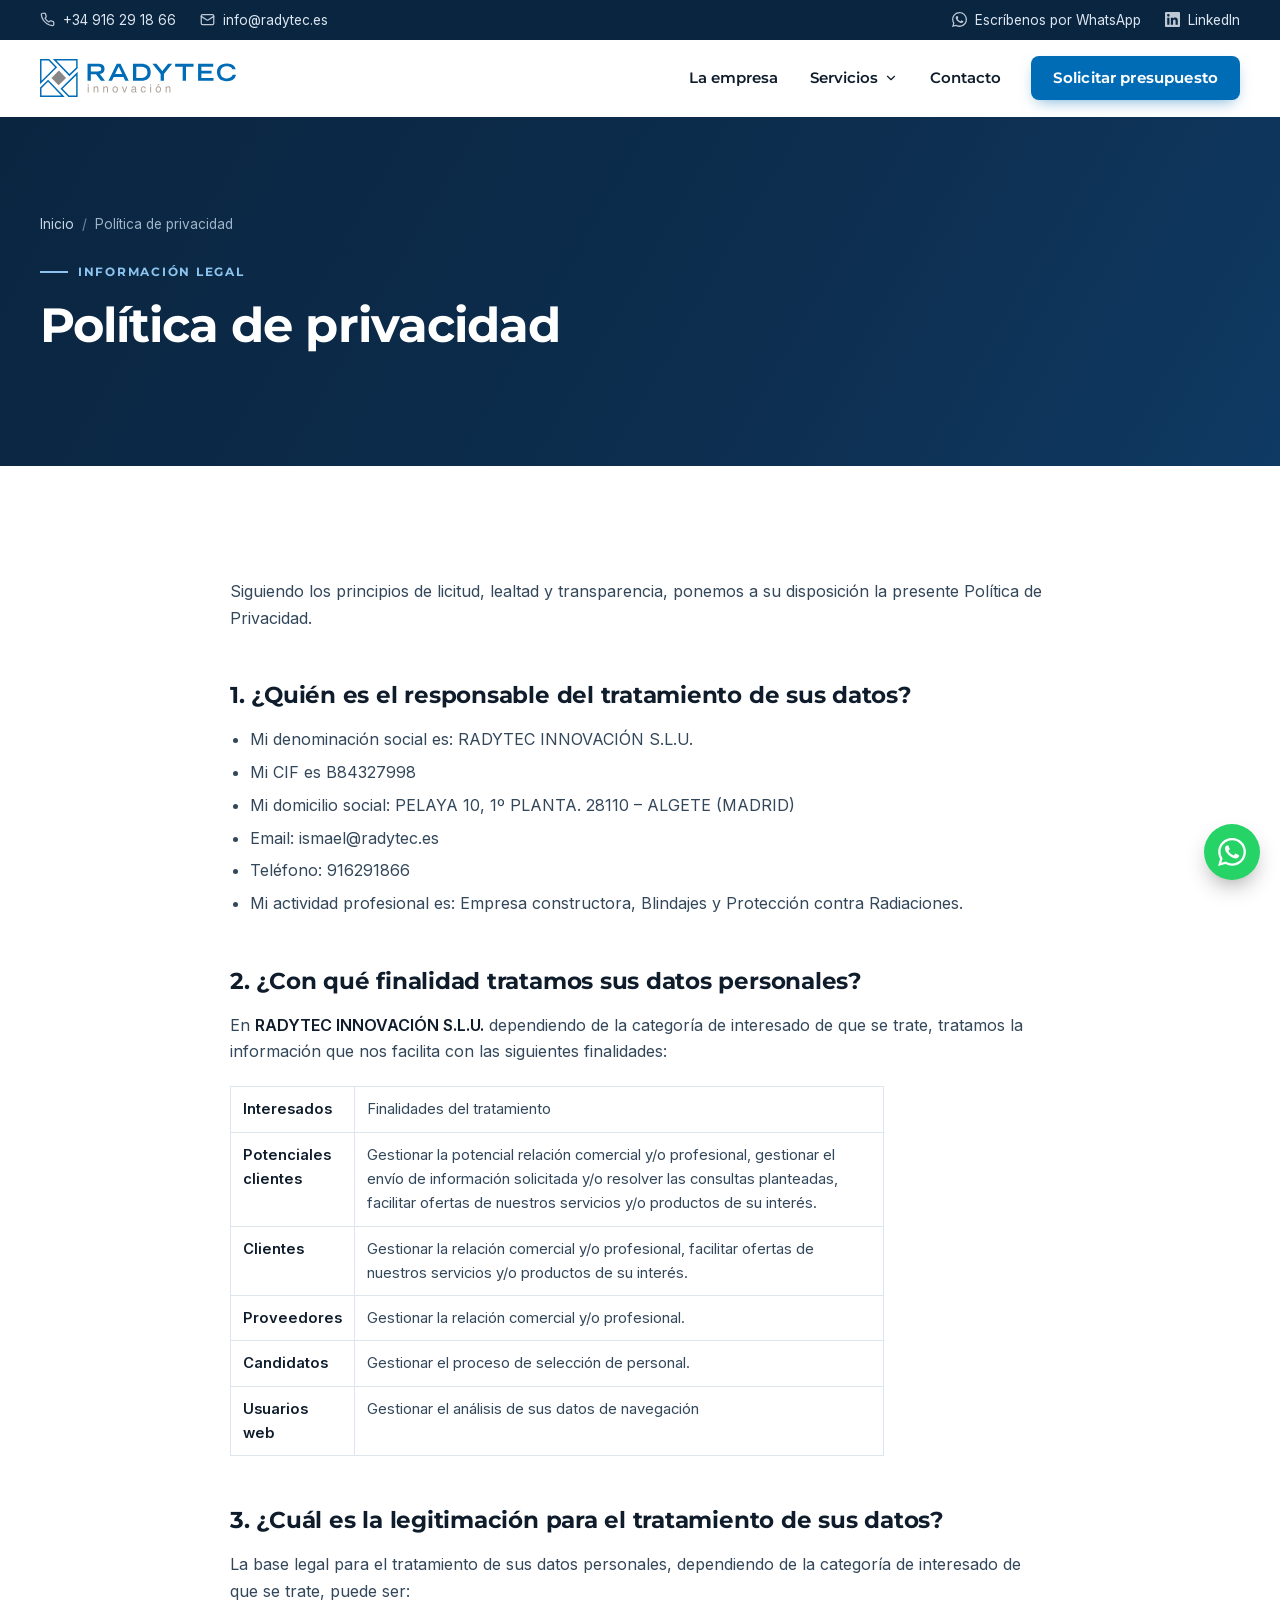
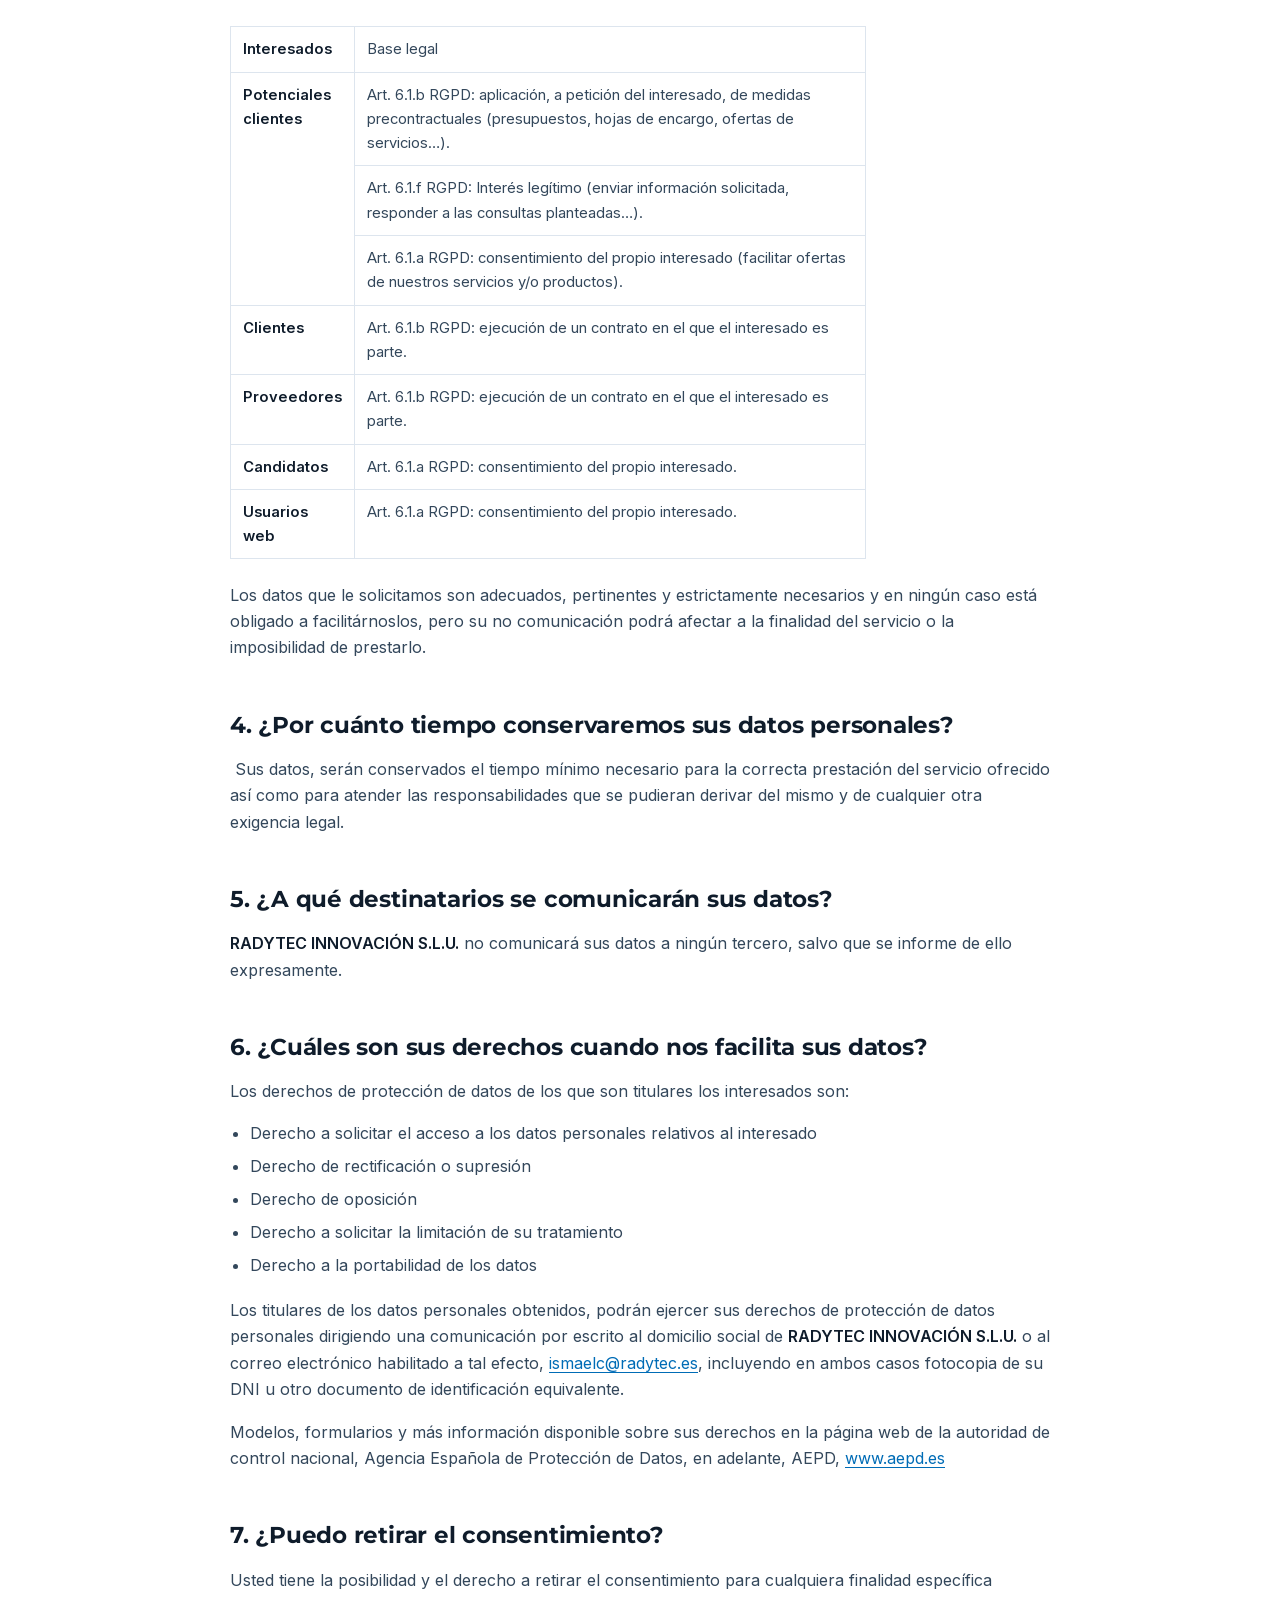
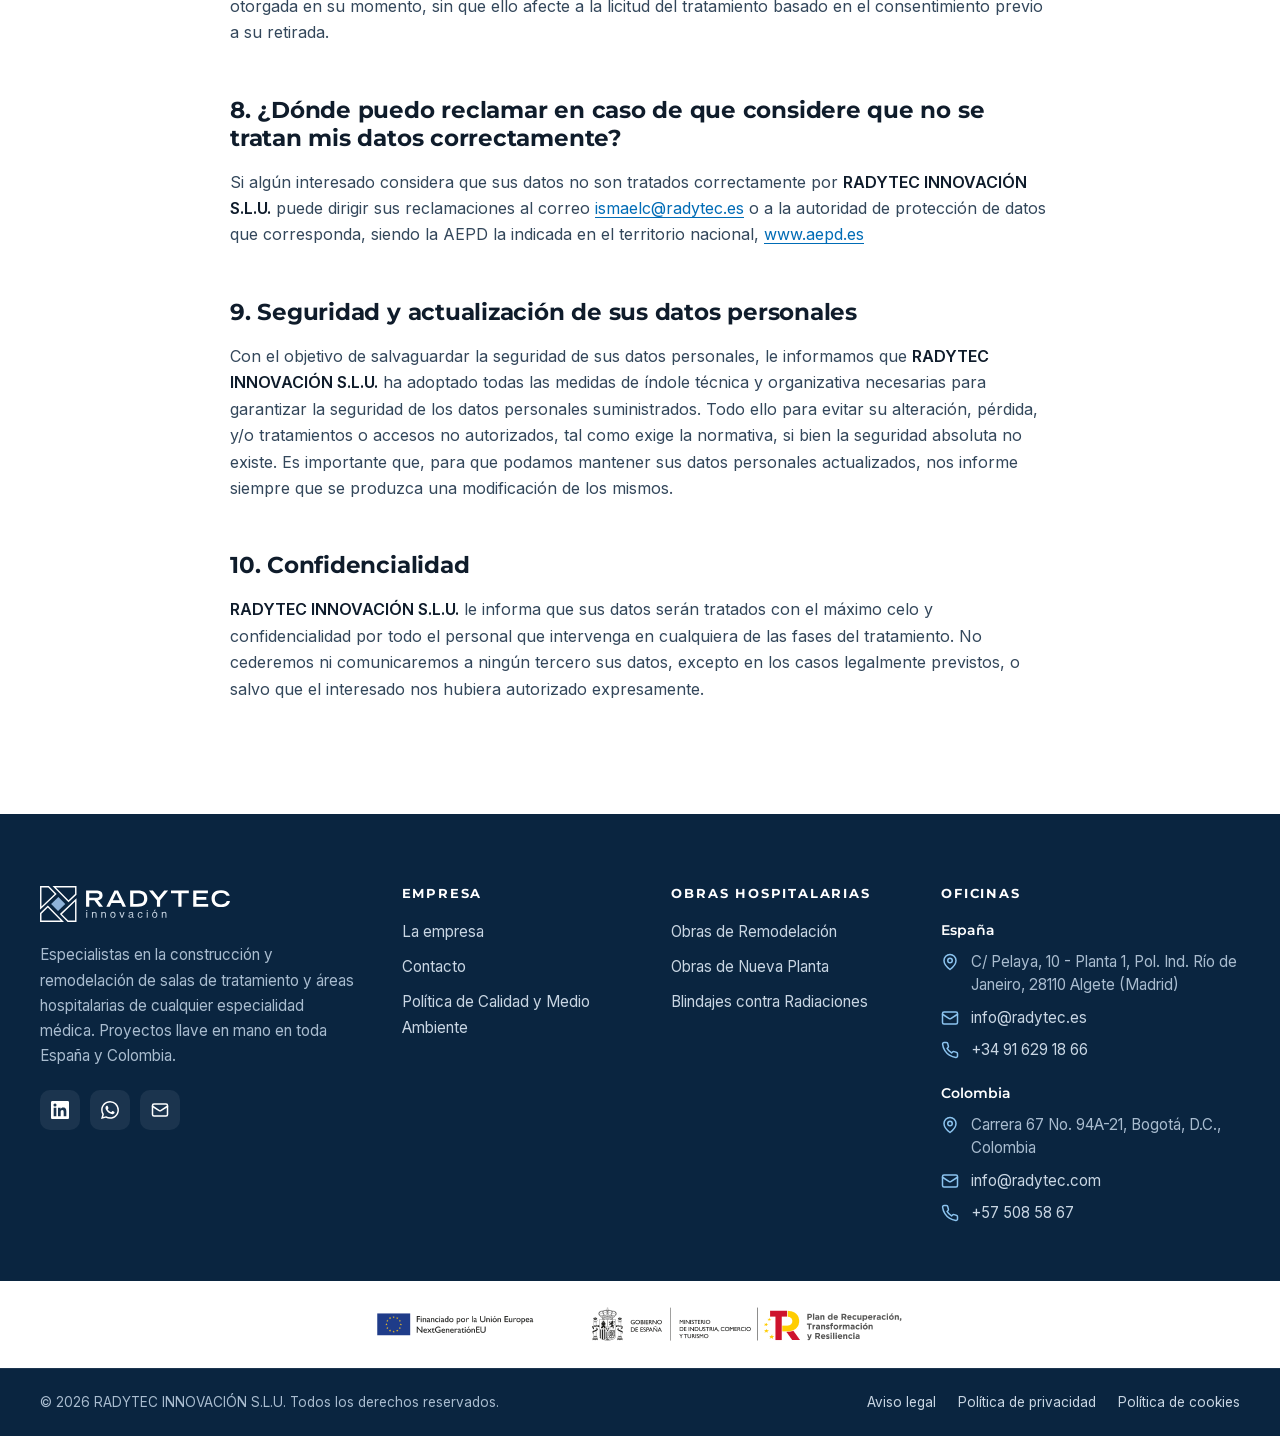
<file: politica-de-privacidad/index.html>
<!doctype html>
<html lang="es">
<head>
<meta charset="utf-8">
<meta name="viewport" content="width=device-width, initial-scale=1">
<script>document.documentElement.classList.add('js')</script>
<title>Política de privacidad | Radytec Innovación</title>
<meta name="description" content="Política de privacidad y protección de datos de RADYTEC INNOVACIÓN S.L.U.">
<link rel="canonical" href="https://radytec.es/politica-de-privacidad/">
<meta name="theme-color" content="#0a2540">
<meta property="og:type" content="website">
<meta property="og:locale" content="es_ES">
<meta property="og:site_name" content="Radytec Innovación">
<meta property="og:title" content="Política de privacidad | Radytec Innovación">
<meta property="og:description" content="Política de privacidad y protección de datos de RADYTEC INNOVACIÓN S.L.U.">
<meta property="og:url" content="https://radytec.es/politica-de-privacidad/">
<meta property="og:image" content="https://radytec.es/assets/img/og-image.jpg">
<meta name="twitter:card" content="summary_large_image">
<link rel="icon" type="image/png" sizes="32x32" href="../assets/img/favicon-32.png">
<link rel="apple-touch-icon" href="../assets/img/apple-touch-icon.png">
<link rel="preload" href="../assets/fonts/montserrat-latin.woff2" as="font" type="font/woff2" crossorigin>
<link rel="preload" href="../assets/fonts/inter-latin.woff2" as="font" type="font/woff2" crossorigin>
<link rel="stylesheet" href="../assets/css/styles.css?v=1792664041">
</head>
<body>
<a class="skip-link" href="#contenido">Saltar al contenido</a>
<div class="topbar">
  <div class="container">
    <div class="topbar__group">
      <a href="tel:+34916291866"><svg viewBox="0 0 24 24" fill="none" stroke="currentColor" stroke-width="2" stroke-linecap="round" stroke-linejoin="round" aria-hidden="true" focusable="false"><path d="M22 16.92v3a2 2 0 0 1-2.18 2 19.79 19.79 0 0 1-8.63-3.07 19.5 19.5 0 0 1-6-6 19.79 19.79 0 0 1-3.07-8.67A2 2 0 0 1 4.11 2h3a2 2 0 0 1 2 1.72c.13.96.36 1.9.7 2.81a2 2 0 0 1-.45 2.11L8.09 9.91a16 16 0 0 0 6 6l1.27-1.27a2 2 0 0 1 2.11-.45c.91.34 1.85.57 2.81.7A2 2 0 0 1 22 16.92z"/></svg><span>+34 916 29 18 66</span></a>
      <a href="mailto:info@radytec.es"><svg viewBox="0 0 24 24" fill="none" stroke="currentColor" stroke-width="2" stroke-linecap="round" stroke-linejoin="round" aria-hidden="true" focusable="false"><rect x="2" y="4" width="20" height="16" rx="2"/><path d="m22 7-8.97 5.7a1.94 1.94 0 0 1-2.06 0L2 7"/></svg><span>info@radytec.es</span></a>
    </div>
    <div class="topbar__group topbar__group--secondary">
      <a href="https://api.whatsapp.com/send?phone=34660716524&text=Hola,%20quisiera%20pedir%20presupuesto" target="_blank" rel="noopener"><svg viewBox="0 0 24 24" fill="currentColor" aria-hidden="true" focusable="false"><path d="M17.47 14.38c-.3-.15-1.76-.87-2.03-.97-.27-.1-.47-.15-.67.15-.2.3-.77.97-.94 1.17-.17.2-.35.22-.65.07-.3-.15-1.26-.46-2.4-1.47-.89-.79-1.49-1.77-1.66-2.07-.17-.3-.02-.46.13-.61.13-.13.3-.35.45-.52.15-.17.2-.3.3-.5.1-.2.05-.37-.02-.52-.08-.15-.67-1.62-.92-2.22-.24-.58-.49-.5-.67-.51h-.57c-.2 0-.52.07-.79.37-.27.3-1.04 1.02-1.04 2.48s1.07 2.88 1.21 3.08c.15.2 2.1 3.2 5.08 4.49.71.31 1.26.49 1.69.63.71.23 1.36.2 1.87.12.57-.09 1.76-.72 2.01-1.41.25-.69.25-1.29.17-1.41-.07-.12-.27-.2-.57-.35zM12.05 21.79h-.01a9.87 9.87 0 0 1-5.03-1.38l-.36-.21-3.74.98 1-3.65-.24-.37a9.86 9.86 0 0 1-1.51-5.26c0-5.45 4.44-9.88 9.89-9.88 2.64 0 5.12 1.03 6.99 2.9a9.82 9.82 0 0 1 2.89 6.99c0 5.45-4.44 9.88-9.88 9.88zm8.41-18.3A11.82 11.82 0 0 0 12.05 0C5.5 0 .16 5.34.16 11.89c0 2.1.55 4.14 1.59 5.95L.06 24l6.3-1.65a11.88 11.88 0 0 0 5.68 1.45h.01c6.55 0 11.89-5.34 11.89-11.89 0-3.18-1.24-6.16-3.48-8.41z"/></svg><span>Escríbenos por WhatsApp</span></a>
      <a href="https://es.linkedin.com/company/radytec-innovaci%C3%B3n" target="_blank" rel="noopener"><svg viewBox="0 0 24 24" fill="currentColor" aria-hidden="true" focusable="false"><path d="M20.45 20.45h-3.56v-5.57c0-1.33-.02-3.04-1.85-3.04-1.86 0-2.14 1.45-2.14 2.95v5.66H9.34V9h3.42v1.56h.05c.48-.9 1.64-1.85 3.37-1.85 3.6 0 4.27 2.37 4.27 5.45v6.29zM5.34 7.43a2.06 2.06 0 1 1 0-4.13 2.06 2.06 0 0 1 0 4.13zM7.12 20.45H3.56V9h3.56v11.45zM22.22 0H1.77C.79 0 0 .77 0 1.73v20.54C0 23.23.79 24 1.77 24h20.45c.98 0 1.78-.77 1.78-1.73V1.73C24 .77 23.2 0 22.22 0z"/></svg><span>LinkedIn</span></a>
    </div>
  </div>
</div>
<header class="header">
  <div class="container">
    <a class="brand" href="../" aria-label="Radytec Innovación – inicio">
      <img src="../assets/img/logo.svg" alt="Radytec Innovación" width="196" height="38">
    </a>
    <nav class="nav" id="menu" aria-label="Principal">
      <ul class="nav__list">
        <li class="nav__item"><a class="nav__link" href="../la-empresa/">La empresa</a></li>
        <li class="nav__item nav__item--drop">
          <button class="nav__link" type="button" aria-expanded="false" aria-haspopup="true">Servicios <svg viewBox="0 0 24 24" fill="none" stroke="currentColor" stroke-width="2" stroke-linecap="round" stroke-linejoin="round" aria-hidden="true" focusable="false"><path d="m6 9 6 6 6-6"/></svg></button>
          <ul class="dropdown"><li><a href="../obras-remodelacion/"><span class="dropdown__icon"><svg viewBox="0 0 24 24" fill="none" stroke="currentColor" stroke-width="2" stroke-linecap="round" stroke-linejoin="round" aria-hidden="true" focusable="false"><path d="M14.7 6.3a1 1 0 0 0 0 1.4l1.6 1.6a1 1 0 0 0 1.4 0l3.77-3.77a6 6 0 0 1-7.94 7.94l-6.91 6.91a2.12 2.12 0 0 1-3-3l6.91-6.91a6 6 0 0 1 7.94-7.94l-3.76 3.76z"/></svg></span>
          <span><strong>Obras de Remodelación</strong><small>Diseño, implantación y reforma integral de Salas y Áreas Hospitalarias.</small></span></a></li><li><a href="../obras-nueva-planta/"><span class="dropdown__icon"><svg viewBox="0 0 24 24" fill="none" stroke="currentColor" stroke-width="2" stroke-linecap="round" stroke-linejoin="round" aria-hidden="true" focusable="false"><rect x="4" y="2" width="16" height="20" rx="2"/><path d="M9 22v-4h6v4"/><path d="M8 6h.01M16 6h.01M12 6h.01M12 10h.01M12 14h.01M16 10h.01M16 14h.01M8 10h.01M8 14h.01"/></svg></span>
          <span><strong>Obras de Nueva Planta</strong><small>Ampliación o Ejecución de Nuevas Áreas Hospitalarias.</small></span></a></li><li><a href="../blindaje-contra-radiaciones/"><span class="dropdown__icon"><svg viewBox="0 0 24 24" fill="none" stroke="currentColor" stroke-width="2" stroke-linecap="round" stroke-linejoin="round" aria-hidden="true" focusable="false"><path d="M12 12h.01"/><path d="M7.5 4.2c-.3-.5-.9-.7-1.3-.4C3.9 5.5 2.3 8.1 2 11c-.1.5.4 1 1 1h5c0-1.5.8-2.8 2-3.4-1.1-1.9-2.3-3.9-2.5-4.4z"/><path d="M21 12c.6 0 1-.4 1-1-.3-2.9-1.8-5.5-4.1-7.1-.4-.3-1.1-.2-1.3.3-.3.5-1.4 2.5-2.5 4.4 1.2.7 1.9 2 1.9 3.4h5z"/><path d="M7.5 19.8c-.3.5-.1 1.1.4 1.3 2.6 1.2 5.6 1.2 8.2 0 .5-.2.7-.8.4-1.3-.3-.5-1.4-2.4-2.5-4.3-1.2.7-2.8.7-4 0-1.1 1.9-2.2 3.8-2.5 4.3z"/></svg></span>
          <span><strong>Blindajes contra Radiaciones</strong><small>Blindajes contra Radiaciones para Radioterapia, Radiodiagnóstico y Radiofarmacia.</small></span></a></li></ul>
        </li>
        <li class="nav__item"><a class="nav__link" href="../contacto/">Contacto</a></li>
      </ul>
      <a class="btn btn--primary header__cta" href="../contacto/#formulario">Solicitar presupuesto</a>
    </nav>
    <button class="nav-toggle" type="button" aria-controls="menu" aria-expanded="false" aria-label="Abrir menú">
      <svg class="icon-open" viewBox="0 0 24 24" fill="none" stroke="currentColor" stroke-width="2" stroke-linecap="round" stroke-linejoin="round" aria-hidden="true" focusable="false"><path d="M4 6h16"/><path d="M4 12h16"/><path d="M4 18h16"/></svg><svg class="icon-close" viewBox="0 0 24 24" fill="none" stroke="currentColor" stroke-width="2" stroke-linecap="round" stroke-linejoin="round" aria-hidden="true" focusable="false"><path d="M18 6 6 18"/><path d="m6 6 12 12"/></svg>
    </button>
  </div>
</header>
<main id="contenido">
<section class="page-hero page-hero--plain">
  <div class="container">
    <nav aria-label="Ruta de navegación"><ol class="breadcrumb"><li><a href="../">Inicio</a></li><li aria-current="page">Política de privacidad</li></ol></nav>
    <span class="eyebrow">Información legal</span>
    <h1>Política de privacidad</h1>
  </div>
</section>
<section class="section">
  <div class="container container--narrow">
    <div class="prose"><p>Siguiendo los principios de licitud, lealtad y transparencia, ponemos a su disposición la presente Política de Privacidad.</p><h2>1. ¿Quién es el responsable del tratamiento de sus datos?</h2><ul><li>Mi denominación social es: RADYTEC INNOVACIÓN S.L.U.</li><li>Mi CIF es B84327998</li><li>Mi domicilio social: PELAYA 10, 1º PLANTA. 28110 – ALGETE (MADRID)</li><li>Email: ismael@radytec.es</li><li>Teléfono: 916291866</li><li>Mi actividad profesional es: Empresa constructora, Blindajes y Protección contra Radiaciones.</li></ul><h2>2. ¿Con qué finalidad tratamos sus datos personales?</h2><p>En <strong>RADYTEC INNOVACIÓN S.L.U.</strong> dependiendo de la categoría de interesado de que se trate, tratamos la información que nos facilita con las siguientes finalidades:</p><table width="603"><tbody><tr><td width="74"><p><strong>Interesados</strong></p></td><td width="529"><p>Finalidades del tratamiento</p></td></tr><tr><td width="74"><p><strong>Potenciales clientes</strong></p></td><td width="529"><p>Gestionar la potencial relación comercial y/o profesional, gestionar el envío de información solicitada y/o resolver las consultas planteadas, facilitar ofertas de nuestros servicios y/o productos de su interés.</p></td></tr><tr><td width="74"><p><strong>Clientes</strong></p></td><td width="529"><p>Gestionar la relación comercial y/o profesional, facilitar ofertas de nuestros servicios y/o productos de su interés.</p></td></tr><tr><td width="74"><p><strong>Proveedores</strong></p></td><td width="529"><p>Gestionar la relación comercial y/o profesional.</p></td></tr><tr><td width="74"><p><strong>Candidatos</strong></p></td><td width="529"><p>Gestionar el proceso de selección de personal.</p></td></tr><tr><td width="74"><p><strong>Usuarios web</strong></p></td><td width="529"><p>Gestionar el análisis de sus datos de navegación</p></td></tr></tbody></table><h2>3. ¿Cuál es la legitimación para el tratamiento de sus datos?</h2><p>La base legal para el tratamiento de sus datos personales, dependiendo de la categoría de interesado de que se trate, puede ser:</p><table width="603"><tbody><tr><td width="92"><p><strong>Interesados</strong></p></td><td width="511"><p>Base legal</p></td></tr><tr><td rowspan="3" width="92"><p><strong>Potenciales clientes</strong></p></td><td width="511"><p>Art. 6.1.b RGPD: aplicación, a petición del interesado, de medidas precontractuales (presupuestos, hojas de encargo, ofertas de servicios…).</p></td></tr><tr><td width="511"><p>Art. 6.1.f RGPD: Interés legítimo (enviar información solicitada, responder a las consultas planteadas…).</p></td></tr><tr><td width="511"><p>Art. 6.1.a RGPD: consentimiento del propio interesado (facilitar ofertas de nuestros servicios y/o productos).</p></td></tr><tr><td width="92"><p><strong>Clientes</strong></p></td><td width="511"><p>Art. 6.1.b RGPD: ejecución de un contrato en el que el interesado es parte.</p></td></tr><tr><td width="92"><p><strong>Proveedores</strong></p></td><td width="511"><p>Art. 6.1.b RGPD: ejecución de un contrato en el que el interesado es parte.</p></td></tr><tr><td width="92"><p><strong>Candidatos</strong></p></td><td width="511"><p>Art. 6.1.a RGPD: consentimiento del propio interesado.</p></td></tr><tr><td width="92"><p><strong>Usuarios web</strong></p></td><td width="511"><p>Art. 6.1.a RGPD: consentimiento del propio interesado.</p></td></tr></tbody></table><p>Los datos que le solicitamos son adecuados, pertinentes y estrictamente necesarios y en ningún caso está obligado a facilitárnoslos, pero su no comunicación podrá afectar a la finalidad del servicio o la imposibilidad de prestarlo. </p><h2>4. ¿Por cuánto tiempo conservaremos sus datos personales?</h2><p> Sus datos, serán conservados el tiempo mínimo necesario para la correcta prestación del servicio ofrecido así como para atender las responsabilidades que se pudieran derivar del mismo y de cualquier otra exigencia legal.</p><h2>5. ¿A qué destinatarios se comunicarán sus datos?</h2><p><strong>RADYTEC INNOVACIÓN S.L.U.</strong> no comunicará sus datos a ningún tercero, salvo que se informe de ello expresamente.  </p><h2>6. ¿Cuáles son sus derechos cuando nos facilita sus datos?</h2><p>Los derechos de protección de datos de los que son titulares los interesados son:</p><ul><li>Derecho a solicitar el acceso a los datos personales relativos al interesado</li><li>Derecho de rectificación o supresión</li><li>Derecho de oposición</li><li>Derecho a solicitar la limitación de su tratamiento</li><li>Derecho a la portabilidad de los datos</li></ul><p>Los titulares de los datos personales obtenidos, podrán ejercer sus derechos de protección de datos personales dirigiendo una comunicación por escrito al domicilio social de <strong>RADYTEC INNOVACIÓN S.L.U.</strong> o al correo electrónico habilitado a tal efecto, <a href="mailto:ismaelc@radytec.es">ismaelc@radytec.es</a>, incluyendo en ambos casos fotocopia de su DNI u otro documento de identificación equivalente.</p><p>Modelos, formularios y más información disponible sobre sus derechos en la página web de la autoridad de control nacional, Agencia Española de Protección de Datos, en adelante, AEPD, <a href="http://www.aepd.es/">www.aepd.es</a>  </p><h2>7. ¿Puedo retirar el consentimiento?</h2><p>Usted tiene la posibilidad y el derecho a retirar el consentimiento para cualquiera finalidad específica otorgada en su momento, sin que ello afecte a la licitud del tratamiento basado en el consentimiento previo a su retirada.  </p><h2>8. ¿Dónde puedo reclamar en caso de que considere que no se tratan mis datos correctamente?</h2><p>Si algún interesado considera que sus datos no son tratados correctamente por <strong>RADYTEC INNOVACIÓN S.L.U.</strong> puede dirigir sus reclamaciones al correo <a href="mailto:ismaelc@radytec.es">ismaelc@radytec.es</a> o a la autoridad de protección de datos que corresponda, siendo la AEPD la indicada en el territorio nacional, <a href="http://www.aepd.es/">www.aepd.es</a>  </p><h2>9. Seguridad y actualización de sus datos personales</h2><p>Con el objetivo de salvaguardar la seguridad de sus datos personales, le informamos que <strong>RADYTEC INNOVACIÓN S.L.U.</strong> ha adoptado todas las medidas de índole técnica y organizativa necesarias para garantizar la seguridad de los datos personales suministrados. Todo ello para evitar su alteración, pérdida, y/o tratamientos o accesos no autorizados, tal como exige la normativa, si bien la seguridad absoluta no existe. Es importante que, para que podamos mantener sus datos personales actualizados, nos informe siempre que se produzca una modificación de los mismos.  </p><h2>10. Confidencialidad</h2><p><strong>RADYTEC INNOVACIÓN S.L.U.</strong> le informa que sus datos serán tratados con el máximo celo y confidencialidad por todo el personal que intervenga en cualquiera de las fases del tratamiento. No cederemos ni comunicaremos a ningún tercero sus datos, excepto en los casos legalmente previstos, o salvo que el interesado nos hubiera autorizado expresamente.</p></div>
  </div>
</section></main>
<footer class="footer">
  <div class="container footer__main">
    <div class="footer__brand">
      <img src="../assets/img/logo-blanco.svg" alt="Radytec Innovación" width="190" height="37" loading="lazy">
      <p>Especialistas en la construcción y remodelación de salas de tratamiento y áreas hospitalarias de cualquier especialidad médica. Proyectos llave en mano en toda España y Colombia.</p>
      <div class="social">
        <a href="https://es.linkedin.com/company/radytec-innovaci%C3%B3n" target="_blank" rel="noopener" aria-label="LinkedIn de Radytec"><svg viewBox="0 0 24 24" fill="currentColor" aria-hidden="true" focusable="false"><path d="M20.45 20.45h-3.56v-5.57c0-1.33-.02-3.04-1.85-3.04-1.86 0-2.14 1.45-2.14 2.95v5.66H9.34V9h3.42v1.56h.05c.48-.9 1.64-1.85 3.37-1.85 3.6 0 4.27 2.37 4.27 5.45v6.29zM5.34 7.43a2.06 2.06 0 1 1 0-4.13 2.06 2.06 0 0 1 0 4.13zM7.12 20.45H3.56V9h3.56v11.45zM22.22 0H1.77C.79 0 0 .77 0 1.73v20.54C0 23.23.79 24 1.77 24h20.45c.98 0 1.78-.77 1.78-1.73V1.73C24 .77 23.2 0 22.22 0z"/></svg></a>
        <a href="https://api.whatsapp.com/send?phone=34660716524&text=Hola,%20quisiera%20pedir%20presupuesto" target="_blank" rel="noopener" aria-label="WhatsApp de Radytec"><svg viewBox="0 0 24 24" fill="currentColor" aria-hidden="true" focusable="false"><path d="M17.47 14.38c-.3-.15-1.76-.87-2.03-.97-.27-.1-.47-.15-.67.15-.2.3-.77.97-.94 1.17-.17.2-.35.22-.65.07-.3-.15-1.26-.46-2.4-1.47-.89-.79-1.49-1.77-1.66-2.07-.17-.3-.02-.46.13-.61.13-.13.3-.35.45-.52.15-.17.2-.3.3-.5.1-.2.05-.37-.02-.52-.08-.15-.67-1.62-.92-2.22-.24-.58-.49-.5-.67-.51h-.57c-.2 0-.52.07-.79.37-.27.3-1.04 1.02-1.04 2.48s1.07 2.88 1.21 3.08c.15.2 2.1 3.2 5.08 4.49.71.31 1.26.49 1.69.63.71.23 1.36.2 1.87.12.57-.09 1.76-.72 2.01-1.41.25-.69.25-1.29.17-1.41-.07-.12-.27-.2-.57-.35zM12.05 21.79h-.01a9.87 9.87 0 0 1-5.03-1.38l-.36-.21-3.74.98 1-3.65-.24-.37a9.86 9.86 0 0 1-1.51-5.26c0-5.45 4.44-9.88 9.89-9.88 2.64 0 5.12 1.03 6.99 2.9a9.82 9.82 0 0 1 2.89 6.99c0 5.45-4.44 9.88-9.88 9.88zm8.41-18.3A11.82 11.82 0 0 0 12.05 0C5.5 0 .16 5.34.16 11.89c0 2.1.55 4.14 1.59 5.95L.06 24l6.3-1.65a11.88 11.88 0 0 0 5.68 1.45h.01c6.55 0 11.89-5.34 11.89-11.89 0-3.18-1.24-6.16-3.48-8.41z"/></svg></a>
        <a href="mailto:info@radytec.es" aria-label="Correo electrónico de Radytec"><svg viewBox="0 0 24 24" fill="none" stroke="currentColor" stroke-width="2" stroke-linecap="round" stroke-linejoin="round" aria-hidden="true" focusable="false"><rect x="2" y="4" width="20" height="16" rx="2"/><path d="m22 7-8.97 5.7a1.94 1.94 0 0 1-2.06 0L2 7"/></svg></a>
      </div>
    </div>
    <nav aria-label="Empresa">
      <h2>Empresa</h2>
      <ul>
        <li><a href="../la-empresa/">La empresa</a></li>
        <li><a href="../contacto/">Contacto</a></li>
        <li><a href="../politica-de-calidad-y-medio-ambiente/">Política de Calidad y Medio Ambiente</a></li>
      </ul>
    </nav>
    <nav aria-label="Servicios">
      <h2>Obras hospitalarias</h2>
      <ul><li><a href="../obras-remodelacion/">Obras de Remodelación</a></li><li><a href="../obras-nueva-planta/">Obras de Nueva Planta</a></li><li><a href="../blindaje-contra-radiaciones/">Blindajes contra Radiaciones</a></li></ul>
    </nav>
    <div>
      <h2>Oficinas</h2>
      <div class="footer__office"><strong>España</strong>
        <ul class="contact-list">
          <li><svg viewBox="0 0 24 24" fill="none" stroke="currentColor" stroke-width="2" stroke-linecap="round" stroke-linejoin="round" aria-hidden="true" focusable="false"><path d="M20 10c0 6-8 12-8 12s-8-6-8-12a8 8 0 0 1 16 0Z"/><circle cx="12" cy="10" r="3"/></svg><span>C/ Pelaya, 10 - Planta 1, Pol. Ind. Río de Janeiro, 28110 Algete (Madrid)</span></li>
          <li><svg viewBox="0 0 24 24" fill="none" stroke="currentColor" stroke-width="2" stroke-linecap="round" stroke-linejoin="round" aria-hidden="true" focusable="false"><rect x="2" y="4" width="20" height="16" rx="2"/><path d="m22 7-8.97 5.7a1.94 1.94 0 0 1-2.06 0L2 7"/></svg><a href="mailto:info@radytec.es">info@radytec.es</a></li>
          <li><svg viewBox="0 0 24 24" fill="none" stroke="currentColor" stroke-width="2" stroke-linecap="round" stroke-linejoin="round" aria-hidden="true" focusable="false"><path d="M22 16.92v3a2 2 0 0 1-2.18 2 19.79 19.79 0 0 1-8.63-3.07 19.5 19.5 0 0 1-6-6 19.79 19.79 0 0 1-3.07-8.67A2 2 0 0 1 4.11 2h3a2 2 0 0 1 2 1.72c.13.96.36 1.9.7 2.81a2 2 0 0 1-.45 2.11L8.09 9.91a16 16 0 0 0 6 6l1.27-1.27a2 2 0 0 1 2.11-.45c.91.34 1.85.57 2.81.7A2 2 0 0 1 22 16.92z"/></svg><a href="tel:+34916291866">+34 91 629 18 66</a></li>
        </ul></div><div class="footer__office"><strong>Colombia</strong>
        <ul class="contact-list">
          <li><svg viewBox="0 0 24 24" fill="none" stroke="currentColor" stroke-width="2" stroke-linecap="round" stroke-linejoin="round" aria-hidden="true" focusable="false"><path d="M20 10c0 6-8 12-8 12s-8-6-8-12a8 8 0 0 1 16 0Z"/><circle cx="12" cy="10" r="3"/></svg><span>Carrera 67 No. 94A-21, Bogotá, D.C., Colombia</span></li>
          <li><svg viewBox="0 0 24 24" fill="none" stroke="currentColor" stroke-width="2" stroke-linecap="round" stroke-linejoin="round" aria-hidden="true" focusable="false"><rect x="2" y="4" width="20" height="16" rx="2"/><path d="m22 7-8.97 5.7a1.94 1.94 0 0 1-2.06 0L2 7"/></svg><a href="mailto:info@radytec.com">info@radytec.com</a></li>
          <li><svg viewBox="0 0 24 24" fill="none" stroke="currentColor" stroke-width="2" stroke-linecap="round" stroke-linejoin="round" aria-hidden="true" focusable="false"><path d="M22 16.92v3a2 2 0 0 1-2.18 2 19.79 19.79 0 0 1-8.63-3.07 19.5 19.5 0 0 1-6-6 19.79 19.79 0 0 1-3.07-8.67A2 2 0 0 1 4.11 2h3a2 2 0 0 1 2 1.72c.13.96.36 1.9.7 2.81a2 2 0 0 1-.45 2.11L8.09 9.91a16 16 0 0 0 6 6l1.27-1.27a2 2 0 0 1 2.11-.45c.91.34 1.85.57 2.81.7A2 2 0 0 1 22 16.92z"/></svg><a href="tel:+575085867">+57 508 58 67</a></li>
        </ul></div>
    </div>
  </div>
  <div class="funding">
    <div class="container">
      <img src="../assets/img/logos-financiacion.png" width="537" height="51" loading="lazy"
           alt="Financiado por la Unión Europea – NextGenerationEU. Gobierno de España, Ministerio de Industria, Comercio y Turismo. Plan de Recuperación, Transformación y Resiliencia">
    </div>
  </div>
  <div class="footer__bottom">
    <div class="container">
      <span>© <span data-year>2026</span> RADYTEC INNOVACIÓN S.L.U. Todos los derechos reservados.</span>
      <nav class="footer__legal" aria-label="Información legal">
        <a href="../aviso-legal/">Aviso legal</a>
        <a href="../politica-de-privacidad/">Política de privacidad</a>
        <a href="../politica-de-cookies/">Política de cookies</a>
      </nav>
    </div>
  </div>
</footer>
<a class="whatsapp-fab" href="https://api.whatsapp.com/send?phone=34660716524&text=Hola,%20quisiera%20pedir%20presupuesto" target="_blank" rel="noopener" aria-label="Escríbenos por WhatsApp"><svg viewBox="0 0 24 24" fill="currentColor" aria-hidden="true" focusable="false"><path d="M17.47 14.38c-.3-.15-1.76-.87-2.03-.97-.27-.1-.47-.15-.67.15-.2.3-.77.97-.94 1.17-.17.2-.35.22-.65.07-.3-.15-1.26-.46-2.4-1.47-.89-.79-1.49-1.77-1.66-2.07-.17-.3-.02-.46.13-.61.13-.13.3-.35.45-.52.15-.17.2-.3.3-.5.1-.2.05-.37-.02-.52-.08-.15-.67-1.62-.92-2.22-.24-.58-.49-.5-.67-.51h-.57c-.2 0-.52.07-.79.37-.27.3-1.04 1.02-1.04 2.48s1.07 2.88 1.21 3.08c.15.2 2.1 3.2 5.08 4.49.71.31 1.26.49 1.69.63.71.23 1.36.2 1.87.12.57-.09 1.76-.72 2.01-1.41.25-.69.25-1.29.17-1.41-.07-.12-.27-.2-.57-.35zM12.05 21.79h-.01a9.87 9.87 0 0 1-5.03-1.38l-.36-.21-3.74.98 1-3.65-.24-.37a9.86 9.86 0 0 1-1.51-5.26c0-5.45 4.44-9.88 9.89-9.88 2.64 0 5.12 1.03 6.99 2.9a9.82 9.82 0 0 1 2.89 6.99c0 5.45-4.44 9.88-9.88 9.88zm8.41-18.3A11.82 11.82 0 0 0 12.05 0C5.5 0 .16 5.34.16 11.89c0 2.1.55 4.14 1.59 5.95L.06 24l6.3-1.65a11.88 11.88 0 0 0 5.68 1.45h.01c6.55 0 11.89-5.34 11.89-11.89 0-3.18-1.24-6.16-3.48-8.41z"/></svg></a>
<script src="../assets/js/main.js?v=1792664041" defer></script>
</body>
</html>
</file>
<file: assets/css/styles.css>
/* =========================================================================
   Radytec Innovación — hoja de estilos principal
   Sistema de diseño propio: sin dependencias externas.
   ========================================================================= */

/* ---------- Tipografías (alojadas en la propia web) ---------- */
@font-face {
  font-family: "Montserrat";
  src: url("../fonts/montserrat-latin.woff2") format("woff2");
  font-weight: 100 900;
  font-style: normal;
  font-display: swap;
}
@font-face {
  font-family: "Inter";
  src: url("../fonts/inter-latin.woff2") format("woff2");
  font-weight: 400 700;
  font-style: normal;
  font-display: swap;
}

/* ---------- Variables ---------- */
:root {
  --brand: #006cb6;
  --brand-600: #005a98;
  --brand-700: #00487a;
  --brand-50: #eef5fb;
  --brand-100: #d9e9f6;
  --navy: #0a2540;
  --navy-800: #0d2e4f;
  --ink: #0f1c2b;
  --text: #33475b;
  --muted: #5d7186;
  --line: #dde5ee;
  --bg-alt: #f5f8fb;
  --white: #ffffff;
  --accent: #f28c28;

  --font-head: "Montserrat", system-ui, -apple-system, "Segoe UI", Roboto, Arial, sans-serif;
  --font-body: "Inter", system-ui, -apple-system, "Segoe UI", Roboto, Arial, sans-serif;

  --radius: 10px;
  --radius-lg: 16px;
  --shadow-sm: 0 1px 2px rgba(10, 37, 64, .06), 0 1px 3px rgba(10, 37, 64, .08);
  --shadow: 0 10px 30px -12px rgba(10, 37, 64, .22);
  --shadow-lg: 0 24px 60px -20px rgba(10, 37, 64, .35);

  --container: 1200px;
  --gutter: clamp(20px, 4vw, 40px);
  --section: clamp(64px, 9vw, 112px);
  --header-h: 76px;
}

/* ---------- Base ---------- */
*, *::before, *::after { box-sizing: border-box; }
html { -webkit-text-size-adjust: 100%; scroll-behavior: smooth; scroll-padding-top: calc(var(--header-h) + 16px); }
body {
  margin: 0;
  font-family: var(--font-body);
  font-size: 17px;
  line-height: 1.65;
  color: var(--text);
  background: var(--white);
  -webkit-font-smoothing: antialiased;
  -moz-osx-font-smoothing: grayscale;
  text-rendering: optimizeLegibility;
}
img, svg { display: block; max-width: 100%; }
img { height: auto; }
a { color: var(--brand); text-decoration: none; transition: color .2s; }
a:hover { color: var(--brand-700); }
p { margin: 0 0 1em; }
p:last-child { margin-bottom: 0; }
strong { color: var(--ink); font-weight: 600; }
h1, h2, h3, h4, h5, h6 {
  font-family: var(--font-head);
  color: var(--ink);
  line-height: 1.2;
  margin: 0 0 .5em;
  letter-spacing: -.01em;
}
h1 { font-size: clamp(2.1rem, 4.6vw, 3.5rem); font-weight: 700; letter-spacing: -.02em; }
h2 { font-size: clamp(1.7rem, 3.2vw, 2.5rem); font-weight: 700; }
h3 { font-size: clamp(1.15rem, 1.6vw, 1.3rem); font-weight: 650; }
h4 { font-size: 1.05rem; font-weight: 650; }
ul, ol { margin: 0 0 1em; padding-left: 1.25em; }
:focus-visible { outline: 3px solid var(--accent); outline-offset: 3px; border-radius: 4px; }
::selection { background: var(--brand-100); color: var(--ink); }

.container { width: 100%; max-width: calc(var(--container) + var(--gutter) * 2); margin: 0 auto; padding: 0 var(--gutter); }
.container--narrow { max-width: calc(820px + var(--gutter) * 2); }
.section { padding: var(--section) 0; }
.section--alt { background: var(--bg-alt); }
.section--navy { background: var(--navy); color: #c7d4e2; }
.section--navy h2, .section--navy h3 { color: var(--white); }
.section--tight { padding: calc(var(--section) * .6) 0; }

.skip-link { position: absolute; left: -9999px; top: 8px; z-index: 1000; background: var(--white); color: var(--ink); padding: 10px 16px; border-radius: 6px; box-shadow: var(--shadow); }
.skip-link:focus { left: 8px; }
.visually-hidden { position: absolute !important; width: 1px; height: 1px; overflow: hidden; clip: rect(0 0 0 0); white-space: nowrap; }

/* ---------- Encabezados de sección ---------- */
.eyebrow {
  display: inline-flex; align-items: center; gap: 10px;
  font-family: var(--font-head); font-size: .78rem; font-weight: 700;
  letter-spacing: .14em; text-transform: uppercase; color: var(--brand);
  margin-bottom: 14px;
}
.eyebrow::before { content: ""; width: 28px; height: 2px; background: currentColor; }
.section--navy .eyebrow, .hero .eyebrow, .page-hero .eyebrow { color: #8cc4ef; }
.section-head { max-width: 720px; margin-bottom: clamp(36px, 5vw, 56px); }
.section-head--center { margin-left: auto; margin-right: auto; text-align: center; }
.section-head--center .eyebrow::before { display: none; }
.section-head p { font-size: 1.1rem; color: var(--muted); }
.section--navy .section-head p { color: #b3c3d4; }
.lead { font-size: 1.15rem; color: var(--muted); }

/* ---------- Botones ---------- */
.btn {
  display: inline-flex; align-items: center; justify-content: center; gap: 10px;
  min-height: 48px; padding: 12px 24px;
  font-family: var(--font-head); font-size: .95rem; font-weight: 650; letter-spacing: .01em;
  border-radius: 8px; border: 2px solid transparent; cursor: pointer;
  transition: background .2s, color .2s, border-color .2s, transform .15s, box-shadow .2s;
  text-align: center; line-height: 1.2;
}
.btn svg { width: 18px; height: 18px; flex: none; transition: transform .2s; }
.btn:hover svg { transform: translateX(3px); }
.btn--primary { background: var(--brand); color: var(--white); box-shadow: 0 6px 16px -6px rgba(0, 108, 182, .6); }
.btn--primary:hover { background: var(--brand-600); color: var(--white); transform: translateY(-1px); }
.btn--ghost { border-color: rgba(255, 255, 255, .55); color: var(--white); }
.btn--ghost:hover { background: var(--white); color: var(--navy); border-color: var(--white); }
.btn--outline { border-color: var(--line); color: var(--ink); background: var(--white); }
.btn--outline:hover { border-color: var(--brand); color: var(--brand); }
.btn--block { width: 100%; }
.link-arrow { display: inline-flex; align-items: center; gap: 8px; font-family: var(--font-head); font-weight: 650; font-size: .95rem; }
.link-arrow svg { width: 18px; height: 18px; transition: transform .2s; }
.link-arrow:hover svg { transform: translateX(4px); }

/* ---------- Barra superior ---------- */
.topbar { background: var(--navy); color: #b9c8d8; font-size: .85rem; }
.topbar .container { display: flex; justify-content: space-between; align-items: center; min-height: 40px; gap: 16px; }
.topbar a { color: #dce6f0; display: inline-flex; align-items: center; gap: 8px; }
.topbar a:hover { color: var(--white); }
.topbar svg { width: 15px; height: 15px; opacity: .85; }
.topbar__group { display: flex; gap: 24px; align-items: center; flex-wrap: wrap; }

/* ---------- Cabecera ---------- */
.header {
  position: sticky; top: 0; z-index: 100;
  background: var(--white);
  border-bottom: 1px solid transparent;
  transition: box-shadow .25s, border-color .25s;
}
.header.is-scrolled { border-color: var(--line); box-shadow: 0 6px 24px -14px rgba(10, 37, 64, .35); }
.header .container { display: flex; align-items: center; justify-content: space-between; height: var(--header-h); gap: 24px; }
.brand img { width: 196px; height: auto; }
.nav { display: flex; align-items: center; gap: 6px; }
.nav__list { display: flex; align-items: center; gap: 4px; list-style: none; margin: 0; padding: 0; }
.nav__link {
  display: inline-flex; align-items: center; gap: 6px;
  padding: 10px 14px; border-radius: 8px;
  font-family: var(--font-head); font-size: .92rem; font-weight: 600; color: var(--ink);
  background: none; border: 0; cursor: pointer;
}
.nav__link:hover, .nav__item:focus-within > .nav__link { color: var(--brand); background: var(--brand-50); }
.nav__link[aria-current="page"], .nav__item.is-current > .nav__link { color: var(--brand); }
.nav__link svg { width: 14px; height: 14px; transition: transform .2s; }
.nav__item { position: relative; }
.nav__item--drop:hover .nav__link svg, .nav__item--drop.is-open .nav__link svg { transform: rotate(180deg); }
.dropdown {
  position: absolute; top: calc(100% + 10px); left: 50%; transform: translate(-50%, 8px);
  min-width: 320px; padding: 10px; list-style: none; margin: 0;
  background: var(--white); border: 1px solid var(--line); border-radius: 12px; box-shadow: var(--shadow-lg);
  opacity: 0; visibility: hidden; transition: opacity .2s, transform .2s, visibility .2s;
}
.dropdown::before { content: ""; position: absolute; top: -12px; left: 0; right: 0; height: 12px; }
.nav__item--drop:hover .dropdown, .nav__item--drop:focus-within .dropdown, .nav__item--drop.is-open .dropdown {
  opacity: 1; visibility: visible; transform: translate(-50%, 0);
}
.dropdown a { display: flex; gap: 14px; align-items: flex-start; padding: 12px; border-radius: 8px; color: var(--ink); }
.dropdown a:hover { background: var(--bg-alt); }
.dropdown a[aria-current="page"] { background: var(--brand-50); }
.dropdown__icon { flex: none; width: 38px; height: 38px; border-radius: 8px; display: grid; place-items: center; background: var(--brand-50); color: var(--brand); }
.dropdown__icon svg { width: 20px; height: 20px; }
.dropdown strong { display: block; font-family: var(--font-head); font-size: .92rem; }
.dropdown small { display: block; color: var(--muted); font-size: .82rem; line-height: 1.4; }
.header__cta { margin-left: 10px; min-height: 44px; padding: 10px 20px; }
.nav-toggle { display: none; width: 46px; height: 46px; border: 1px solid var(--line); border-radius: 10px; background: var(--white); cursor: pointer; align-items: center; justify-content: center; color: var(--ink); }
.nav-toggle svg { width: 22px; height: 22px; }
.nav-toggle .icon-close { display: none; }
.nav-open .nav-toggle .icon-open { display: none; }
.nav-open .nav-toggle .icon-close { display: block; }

/* ---------- Portada (hero) ---------- */
.hero { position: relative; color: var(--white); background: var(--navy); overflow: hidden; isolation: isolate; }
.hero__bg { position: absolute; inset: 0; z-index: -2; }
.hero__bg img { width: 100%; height: 100%; object-fit: cover; object-position: 65% center; }
.hero::before {
  content: ""; position: absolute; inset: 0; z-index: -1;
  background: linear-gradient(90deg, rgba(10, 37, 64, .94) 0%, rgba(10, 37, 64, .82) 40%, rgba(10, 37, 64, .35) 75%, rgba(10, 37, 64, .2) 100%);
}
.hero .container { padding-top: clamp(80px, 12vw, 150px); padding-bottom: clamp(80px, 11vw, 140px); }
.hero__content { max-width: 640px; }
.hero h1 { color: var(--white); margin-bottom: 22px; }
.hero h1 span { color: #8cc4ef; }
.hero p { font-size: clamp(1.05rem, 1.4vw, 1.2rem); color: #d3dfeb; max-width: 560px; margin-bottom: 34px; }
.hero__actions { display: flex; flex-wrap: wrap; gap: 14px; }

.stats { position: relative; z-index: 2; margin-top: -56px; }
.stats__grid {
  display: grid; grid-template-columns: repeat(4, 1fr);
  background: var(--white); border-radius: var(--radius-lg); box-shadow: var(--shadow-lg);
  border: 1px solid var(--line); overflow: hidden;
}
.stat { padding: 28px 28px; border-right: 1px solid var(--line); }
.stat:last-child { border-right: 0; }
.stat__value { font-family: var(--font-head); font-size: clamp(1.8rem, 3vw, 2.4rem); font-weight: 700; color: var(--brand); line-height: 1; margin-bottom: 8px; letter-spacing: -.02em; }
.stat__label { font-size: .92rem; color: var(--muted); line-height: 1.4; }

/* ---------- Cabecera de páginas interiores ---------- */
.page-hero { position: relative; color: var(--white); background: var(--navy); isolation: isolate; overflow: hidden; }
.page-hero__bg { position: absolute; inset: 0; z-index: -2; }
.page-hero__bg img { width: 100%; height: 100%; object-fit: cover; }
.page-hero::before { content: ""; position: absolute; inset: 0; z-index: -1; background: linear-gradient(90deg, rgba(10, 37, 64, .95) 0%, rgba(10, 37, 64, .8) 55%, rgba(10, 37, 64, .55) 100%); }
.page-hero .container { padding-top: clamp(56px, 8vw, 96px); padding-bottom: clamp(56px, 8vw, 96px); }
.page-hero h1 { color: var(--white); max-width: 820px; margin-bottom: 16px; font-size: clamp(2rem, 4vw, 3rem); }
.page-hero p { color: #d3dfeb; font-size: clamp(1.02rem, 1.3vw, 1.15rem); max-width: 680px; margin: 0; }
.page-hero--plain::before { background: linear-gradient(120deg, var(--navy) 0%, var(--navy-800) 60%, #0f3a63 100%); }
.breadcrumb { display: flex; flex-wrap: wrap; gap: 8px; list-style: none; padding: 0; margin: 0 0 18px; font-size: .85rem; color: #9fb4c9; }
.breadcrumb a { color: #c7d6e5; }
.breadcrumb a:hover { color: var(--white); }
.breadcrumb li + li::before { content: "/"; margin-right: 8px; color: #6f89a3; }

/* ---------- Bloques de dos columnas ---------- */
.split { display: grid; grid-template-columns: 1.05fr 1fr; gap: clamp(36px, 6vw, 80px); align-items: center; }
.split--top { align-items: start; }
.split__media { position: relative; }
.split__media img { width: 100%; aspect-ratio: 4 / 3; object-fit: cover; border-radius: var(--radius-lg); box-shadow: var(--shadow-lg); }
.media-badge {
  position: absolute; left: -24px; bottom: -24px;
  background: var(--brand); color: var(--white); border-radius: var(--radius); padding: 20px 24px; box-shadow: var(--shadow-lg);
  max-width: 240px;
}
.media-badge strong { display: block; color: var(--white); font-family: var(--font-head); font-size: 2rem; line-height: 1; margin-bottom: 6px; }
.media-badge span { font-size: .9rem; color: #d6e8f7; line-height: 1.4; display: block; }

.checklist { list-style: none; padding: 0; margin: 24px 0 32px; display: grid; gap: 12px; }
.checklist li { position: relative; padding-left: 34px; color: var(--ink); }
.checklist li::before {
  content: ""; position: absolute; left: 0; top: 2px; width: 22px; height: 22px; border-radius: 50%;
  background: var(--brand-50) url("data:image/svg+xml,%3Csvg xmlns='http://www.w3.org/2000/svg' viewBox='0 0 24 24' fill='none' stroke='%23006cb6' stroke-width='3' stroke-linecap='round' stroke-linejoin='round'%3E%3Cpath d='M20 6 9 17l-5-5'/%3E%3C/svg%3E") center / 13px no-repeat;
}

/* ---------- Tarjetas de servicios ---------- */
.cards { display: grid; grid-template-columns: repeat(3, 1fr); gap: 28px; }
.card {
  display: flex; flex-direction: column; background: var(--white);
  border: 1px solid var(--line); border-radius: var(--radius-lg); overflow: hidden;
  transition: transform .25s, box-shadow .25s, border-color .25s; color: inherit;
}
.card:hover { transform: translateY(-4px); box-shadow: var(--shadow); border-color: transparent; color: inherit; }
.card__media { aspect-ratio: 16 / 11; overflow: hidden; background: var(--bg-alt); }
.card__media img { width: 100%; height: 100%; object-fit: cover; transition: transform .5s; }
.card:hover .card__media img { transform: scale(1.04); }
.card__body { padding: 26px 26px 28px; display: flex; flex-direction: column; flex: 1; }
.card__body h3 { margin-bottom: 10px; }
.card__body p { color: var(--muted); font-size: .98rem; flex: 1; margin-bottom: 20px; }

/* ---------- Cuadrícula de ventajas ("Cómo lo hacemos") ---------- */
.features { display: grid; grid-template-columns: repeat(3, 1fr); gap: 24px; }
.feature { background: var(--white); border: 1px solid var(--line); border-radius: var(--radius-lg); padding: 30px; transition: border-color .2s, box-shadow .2s; }
.feature:hover { border-color: var(--brand-100); box-shadow: var(--shadow-sm); }
.feature__num { font-family: var(--font-head); font-size: .85rem; font-weight: 700; color: var(--brand); letter-spacing: .08em; margin-bottom: 18px; display: flex; align-items: center; gap: 12px; }
.feature__icon { width: 46px; height: 46px; border-radius: 12px; background: var(--brand-50); color: var(--brand); display: grid; place-items: center; }
.feature__icon svg { width: 23px; height: 23px; }
.feature h3 { font-size: 1.12rem; margin-bottom: 10px; }
.feature p { color: var(--muted); font-size: .97rem; }
.section--navy .feature { background: rgba(255, 255, 255, .04); border-color: rgba(255, 255, 255, .1); }
.section--navy .feature h3 { color: var(--white); }
.section--navy .feature p { color: #b3c3d4; }
.section--navy .feature__icon { background: rgba(140, 196, 239, .12); color: #8cc4ef; }

/* ---------- Pasos del servicio ---------- */
.steps { display: grid; gap: 0; counter-reset: step; position: relative; }
.step { display: grid; grid-template-columns: 76px 1fr; gap: 28px; padding-bottom: 44px; position: relative; }
.step:last-child { padding-bottom: 0; }
.step::before { content: ""; position: absolute; left: 37px; top: 76px; bottom: 8px; width: 2px; background: var(--line); }
.step:last-child::before { display: none; }
.step__num {
  width: 76px; height: 76px; border-radius: 18px; display: grid; place-items: center;
  background: var(--brand); color: var(--white); font-family: var(--font-head); font-size: 1.7rem; font-weight: 700;
  box-shadow: 0 10px 24px -10px rgba(0, 108, 182, .7);
}
.step__body { padding-top: 10px; }
.step__body h3 { font-size: 1.3rem; margin-bottom: 10px; }
.step__body p { color: var(--text); }
.step__body ul { margin: 14px 0 0; padding: 0; list-style: none; display: grid; gap: 8px; }
.step__body li { position: relative; padding-left: 22px; color: var(--muted); font-size: .97rem; }
.step__body li::before { content: ""; position: absolute; left: 2px; top: .62em; width: 8px; height: 8px; border-radius: 2px; background: var(--brand); transform: rotate(45deg); }
.step__gallery { margin-top: 16px; }

/* ---------- Principios / valores ---------- */
.values { display: grid; grid-template-columns: repeat(4, 1fr); gap: 24px; }
.value { padding: 30px 26px; border-radius: var(--radius-lg); background: rgba(255, 255, 255, .05); border: 1px solid rgba(255, 255, 255, .1); }
.value__icon { width: 52px; height: 52px; border-radius: 14px; display: grid; place-items: center; background: var(--brand); color: var(--white); margin-bottom: 20px; }
.value__icon svg { width: 26px; height: 26px; }
.value h3 { color: var(--white); font-size: 1.15rem; margin-bottom: 10px; }
.value p { color: #b3c3d4; font-size: .95rem; }

/* Misión / visión (fondo claro) */
.pillars { display: grid; grid-template-columns: repeat(3, 1fr); gap: 24px; }
.pillar { background: var(--white); border: 1px solid var(--line); border-radius: var(--radius-lg); padding: 34px 30px; position: relative; overflow: hidden; }
.pillar::after { content: ""; position: absolute; left: 0; top: 0; height: 4px; width: 100%; background: linear-gradient(90deg, var(--brand), #3a9be0); }
.pillar .feature__icon { margin-bottom: 20px; }
.pillar h3 { margin-bottom: 12px; }
.pillar p { color: var(--muted); font-size: .98rem; }

/* ---------- Testimonios ---------- */
.testimonials { display: grid; grid-template-columns: repeat(6, 1fr); gap: 24px; }
.testimonial { margin: 0; grid-column: span 2; display: flex; flex-direction: column; background: var(--white); border: 1px solid var(--line); border-radius: var(--radius-lg); padding: 32px; position: relative; }
.testimonial:nth-child(4) { grid-column: 2 / span 2; }
.testimonial__mark { width: 36px; height: 36px; color: var(--brand-100); margin-bottom: 14px; }
.testimonial blockquote { margin: 0 0 24px; font-size: 1rem; color: var(--ink); line-height: 1.65; flex: 1; }
.testimonial figcaption { border-top: 1px solid var(--line); padding-top: 18px; display: flex; gap: 14px; align-items: center; }
.avatar { flex: none; width: 46px; height: 46px; border-radius: 50%; background: var(--brand-50); color: var(--brand); display: grid; place-items: center; font-family: var(--font-head); font-weight: 700; font-size: .95rem; }
.testimonial cite { font-style: normal; display: block; font-family: var(--font-head); font-weight: 700; color: var(--ink); font-size: .95rem; }
.testimonial small { display: block; color: var(--muted); font-size: .85rem; line-height: 1.4; }

/* ---------- Hospitales ---------- */
.regions { display: grid; grid-template-columns: repeat(4, 1fr); gap: 20px; }
.region { background: var(--white); border: 1px solid var(--line); border-radius: var(--radius); padding: 22px 22px 18px; break-inside: avoid; }
.region h3 { font-size: .95rem; text-transform: uppercase; letter-spacing: .08em; color: var(--brand); margin-bottom: 12px; display: flex; align-items: center; gap: 8px; }
.region h3 svg { width: 16px; height: 16px; }
.region ul { list-style: none; margin: 0; padding: 0; display: grid; gap: 7px; }
.region li { font-size: .93rem; color: var(--ink); line-height: 1.4; padding-left: 14px; position: relative; }
.region li::before { content: ""; position: absolute; left: 0; top: .55em; width: 5px; height: 5px; border-radius: 50%; background: #9db8d3; }
.regions-wrap { columns: 4 260px; column-gap: 20px; }
.regions-wrap .region { margin-bottom: 20px; display: inline-block; width: 100%; }

/* ---------- Banda de llamada a la acción ---------- */
.cta-band { background: linear-gradient(120deg, var(--brand) 0%, #0a5d9c 55%, var(--navy) 100%); color: var(--white); border-radius: var(--radius-lg); padding: clamp(32px, 5vw, 56px); display: flex; align-items: center; justify-content: space-between; gap: 32px; position: relative; overflow: hidden; }
.cta-band::after { content: ""; position: absolute; right: -80px; top: -80px; width: 280px; height: 280px; border-radius: 50%; border: 40px solid rgba(255, 255, 255, .06); }
.cta-band h2 { color: var(--white); margin-bottom: 8px; font-size: clamp(1.5rem, 2.6vw, 2rem); }
.cta-band p { color: #d6e8f7; margin: 0; max-width: 560px; }
.cta-band .btn { flex: none; background: var(--white); color: var(--navy); }
.cta-band .btn:hover { background: #eaf2fa; color: var(--navy); }

/* ---------- Contacto y formulario ---------- */
.contact { display: grid; grid-template-columns: 1fr 1.25fr; gap: clamp(32px, 5vw, 64px); align-items: start; }
.contact__info h2 { margin-bottom: 14px; }
.contact__info > p { color: var(--muted); font-size: 1.05rem; margin-bottom: 28px; }
.offices { display: grid; gap: 16px; margin-bottom: 28px; }
.office { border: 1px solid var(--line); border-radius: var(--radius); padding: 22px; background: var(--white); }
.office h3 { font-size: 1rem; margin-bottom: 12px; display: flex; align-items: center; gap: 10px; }
.flag { font-size: .7rem; font-weight: 700; letter-spacing: .08em; padding: 3px 8px; border-radius: 4px; background: var(--brand-50); color: var(--brand); }
.contact-list { list-style: none; margin: 0; padding: 0; display: grid; gap: 10px; }
.contact-list li { display: flex; gap: 12px; align-items: flex-start; font-size: .95rem; color: var(--text); line-height: 1.5; }
.contact-list svg { flex: none; width: 18px; height: 18px; color: var(--brand); margin-top: 2px; }
.contact-list a { color: var(--ink); }
.contact-list a:hover { color: var(--brand); }

.form-card { background: var(--white); border: 1px solid var(--line); border-radius: var(--radius-lg); padding: clamp(24px, 4vw, 40px); box-shadow: var(--shadow); }
.form-card h3 { font-size: 1.35rem; margin-bottom: 6px; }
.form-card > p { color: var(--muted); font-size: .95rem; margin-bottom: 24px; }
.form-grid { display: grid; grid-template-columns: 1fr 1fr; gap: 18px; }
.field { display: flex; flex-direction: column; gap: 7px; }
.field--full { grid-column: 1 / -1; }
.field label { font-family: var(--font-head); font-size: .85rem; font-weight: 650; color: var(--ink); }
.field label .req { color: #c0392b; margin-left: 2px; }
.field input, .field textarea {
  width: 100%; font: inherit; font-size: 16px; color: var(--ink);
  padding: 13px 15px; border: 1.5px solid var(--line); border-radius: 8px; background: #fbfcfe;
  transition: border-color .2s, box-shadow .2s, background .2s;
}
.field textarea { min-height: 140px; resize: vertical; }
.field input::placeholder, .field textarea::placeholder { color: #94a6b8; }
.field input:hover, .field textarea:hover { border-color: #c4d2e0; }
.field input:focus, .field textarea:focus { outline: none; border-color: var(--brand); background: var(--white); box-shadow: 0 0 0 4px rgba(0, 108, 182, .12); }
.field input:user-invalid, .field textarea:user-invalid { border-color: #d9534f; }
.consent { grid-column: 1 / -1; display: flex; gap: 12px; align-items: flex-start; font-size: .92rem; color: var(--text); }
.consent input { width: 20px; height: 20px; margin: 2px 0 0; flex: none; accent-color: var(--brand); }
.form-actions { grid-column: 1 / -1; display: flex; flex-direction: column; gap: 14px; }
.form-note { font-size: .82rem; color: var(--muted); display: flex; align-items: center; gap: 8px; }
.form-note svg { width: 15px; height: 15px; color: #2e9d62; }
.form-status { display: none; padding: 14px 16px; border-radius: 8px; font-size: .95rem; }
.form-status.is-error { display: block; background: #fdecea; color: #8a1f17; }
.btn.is-loading { pointer-events: none; opacity: .75; }
.btn.is-loading::after { content: ""; width: 16px; height: 16px; border-radius: 50%; border: 2px solid rgba(255, 255, 255, .5); border-top-color: var(--white); animation: spin .7s linear infinite; }
@keyframes spin { to { transform: rotate(360deg); } }

.privacy-box { margin-top: 22px; border: 1px solid var(--line); border-radius: var(--radius); background: var(--bg-alt); }
.privacy-box summary { cursor: pointer; padding: 14px 18px; font-family: var(--font-head); font-size: .88rem; font-weight: 650; color: var(--ink); list-style: none; display: flex; justify-content: space-between; align-items: center; gap: 10px; }
.privacy-box summary::-webkit-details-marker { display: none; }
.privacy-box summary svg { width: 16px; height: 16px; transition: transform .2s; color: var(--muted); }
.privacy-box[open] summary svg { transform: rotate(180deg); }
.privacy-box dl { margin: 0; padding: 0 18px 18px; font-size: .86rem; color: var(--text); display: grid; gap: 10px; }
.privacy-box dt { font-weight: 600; color: var(--ink); }
.privacy-box dd { margin: 2px 0 0; }

.map { border-radius: var(--radius-lg); overflow: hidden; border: 1px solid var(--line); background: var(--bg-alt); }
.map iframe { display: block; width: 100%; height: 380px; border: 0; }
.map__link { display: flex; justify-content: space-between; align-items: center; gap: 12px; padding: 14px 18px; font-size: .9rem; background: var(--white); border-top: 1px solid var(--line); }

/* ---------- Certificaciones ---------- */
.cert { display: flex; align-items: center; gap: 32px; background: var(--white); border: 1px solid var(--line); border-radius: var(--radius-lg); padding: 32px; }
.cert img { width: 220px; flex: none; }

/* ---------- Páginas legales ---------- */
.prose { color: var(--text); font-size: 1rem; }
.prose h2 { font-size: 1.45rem; margin: 2.2em 0 .7em; }
.prose h3 { font-size: 1.15rem; margin: 1.9em 0 .6em; }
.prose h4 { font-size: 1rem; margin: 1.2em 0 .4em; }
.prose > :first-child { margin-top: 0; }
.prose ul, .prose ol { margin-bottom: 1.2em; }
.prose li { margin-bottom: .4em; }
.prose table { width: 100%; border-collapse: collapse; margin: 1.5em 0; font-size: .92rem; display: block; overflow-x: auto; }
.prose th, .prose td { border: 1px solid var(--line); padding: 10px 12px; text-align: left; vertical-align: top; }
.prose th { background: var(--bg-alt); color: var(--ink); }
.prose a { text-decoration: underline; text-underline-offset: 3px; }
.legal-card { border: 1px solid var(--line); border-radius: var(--radius-lg); padding: 28px 32px; background: var(--bg-alt); margin-bottom: 36px; }
.legal-card dl { display: grid; grid-template-columns: max-content 1fr; gap: 10px 24px; margin: 0; font-size: .97rem; }
.legal-card dt { font-weight: 600; color: var(--ink); }
.legal-card dd { margin: 0; }

/* ---------- Galería / visor ---------- */
.gallery-btn { display: inline-flex; align-items: center; gap: 10px; padding: 9px 16px 9px 10px; border-radius: 999px; background: var(--brand-50); color: var(--brand); font-family: var(--font-head); font-weight: 650; font-size: .88rem; border: 0; cursor: pointer; transition: background .2s; }
.gallery-btn:hover { background: var(--brand-100); }
.gallery-btn > svg { width: 18px; height: 18px; flex: none; }
.gallery-btn { white-space: nowrap; }
.gallery-btn__thumbs { display: flex; }
.gallery-btn__thumbs img { width: 30px; height: 30px; border-radius: 50%; object-fit: cover; border: 2px solid var(--white); margin-left: -8px; }
.gallery-btn__thumbs img:first-child { margin-left: 0; }

.lightbox { position: fixed; inset: 0; z-index: 1000; background: rgba(6, 18, 32, .94); display: none; align-items: center; justify-content: center; padding: 60px 70px; }
.lightbox.is-open { display: flex; animation: fade .2s ease-out; }
.lightbox figure { margin: 0; max-width: 100%; max-height: 100%; display: flex; flex-direction: column; align-items: center; gap: 14px; }
.lightbox img { max-width: min(1200px, 100%); max-height: calc(100vh - 160px); object-fit: contain; border-radius: 8px; box-shadow: 0 30px 80px rgba(0, 0, 0, .5); }
.lightbox figcaption { color: #c9d6e3; font-size: .95rem; text-align: center; }
.lightbox__btn { position: absolute; width: 50px; height: 50px; border-radius: 50%; border: 0; background: rgba(255, 255, 255, .12); color: var(--white); display: grid; place-items: center; cursor: pointer; transition: background .2s; }
.lightbox__btn:hover { background: rgba(255, 255, 255, .24); }
.lightbox__btn svg { width: 24px; height: 24px; }
.lightbox__close { top: 18px; right: 18px; }
.lightbox__prev { left: 16px; top: 50%; transform: translateY(-50%); }
.lightbox__next { right: 16px; top: 50%; transform: translateY(-50%); }
.lightbox__count { position: absolute; top: 28px; left: 24px; color: #9fb4c9; font-size: .9rem; font-family: var(--font-head); }
.no-scroll { overflow: hidden; }
@keyframes fade { from { opacity: 0; } to { opacity: 1; } }

/* ---------- Página "Gracias" / 404 ---------- */
.notice { text-align: center; max-width: 620px; margin: 0 auto; }
.notice__icon { width: 84px; height: 84px; border-radius: 50%; margin: 0 auto 26px; display: grid; place-items: center; background: #e7f6ee; color: #2e9d62; }
.notice__icon svg { width: 40px; height: 40px; }
.notice--404 .notice__icon { background: var(--brand-50); color: var(--brand); }
.notice p { color: var(--muted); font-size: 1.1rem; margin-bottom: 30px; }
.notice__actions { display: flex; gap: 12px; justify-content: center; flex-wrap: wrap; }

/* ---------- Pie ---------- */
.footer { background: var(--navy); color: #a9bccf; font-size: .95rem; }
.footer__main { display: grid; grid-template-columns: 1.4fr 1fr 1fr 1.3fr; gap: 40px; padding-top: 72px; padding-bottom: 56px; }
.footer__brand img { width: 190px; margin-bottom: 20px; }
.footer__brand p { color: #a9bccf; max-width: 320px; }
.footer h2 { font-family: var(--font-head); font-size: .8rem; font-weight: 700; letter-spacing: .14em; text-transform: uppercase; color: var(--white); margin-bottom: 18px; }
.footer ul { list-style: none; margin: 0; padding: 0; display: grid; gap: 10px; }
.footer a { color: #c9d6e3; }
.footer a:hover { color: var(--white); }
.footer .contact-list li { color: #a9bccf; }
.footer .contact-list svg { color: #8cc4ef; }
.footer .contact-list a { color: #c9d6e3; }
.footer__office + .footer__office { margin-top: 20px; }
.footer__office strong { display: block; color: var(--white); font-family: var(--font-head); font-size: .9rem; margin-bottom: 8px; }
.social { display: flex; gap: 10px; margin-top: 22px; }
.social a { width: 40px; height: 40px; border-radius: 10px; display: grid; place-items: center; background: rgba(255, 255, 255, .07); color: var(--white); transition: background .2s; }
.social a:hover { background: var(--brand); }
.social svg { width: 18px; height: 18px; }
.funding { background: var(--white); padding: 18px 0; }
.funding .container { display: flex; align-items: center; justify-content: center; }
.funding img { width: 537px; max-width: 100%; }
.footer__bottom { border-top: 1px solid rgba(255, 255, 255, .08); padding: 22px 0; font-size: .85rem; }
.footer__bottom .container { display: flex; justify-content: space-between; align-items: center; gap: 16px; flex-wrap: wrap; }
.footer__legal { display: flex; flex-wrap: wrap; gap: 6px 22px; }

/* ---------- Botón flotante de WhatsApp ---------- */
.whatsapp-fab { position: fixed; right: 20px; bottom: 20px; z-index: 90; width: 56px; height: 56px; border-radius: 50%; background: #25d366; color: var(--white); display: grid; place-items: center; box-shadow: 0 10px 24px -8px rgba(0, 0, 0, .45); transition: transform .2s; }
.whatsapp-fab:hover { transform: scale(1.06); color: var(--white); }
.whatsapp-fab svg { width: 28px; height: 28px; }

/* ---------- Animación de aparición ---------- */
.js .reveal { opacity: 0; transform: translateY(18px); transition: opacity .6s ease, transform .6s ease; }
.js .reveal.is-visible { opacity: 1; transform: none; }
@media (prefers-reduced-motion: reduce) {
  html { scroll-behavior: auto; }
  *, *::before, *::after { animation: none !important; transition: none !important; }
  .reveal { opacity: 1; transform: none; }
}

/* =========================================================================
   Adaptación a pantallas
   ========================================================================= */
@media (max-width: 1100px) {
  .nav__link { padding: 10px 10px; }
  .header__cta { display: none; }
  .footer__main { grid-template-columns: 1fr 1fr; }
  .values { grid-template-columns: repeat(2, 1fr); }
  .regions-wrap { columns: 3 220px; }
}

@media (max-width: 960px) {
  :root { --header-h: 68px; }
  .topbar__group--secondary { display: none; }
  .nav-toggle { display: inline-flex; }
  .nav {
    position: fixed; top: var(--nav-top, var(--header-h)); right: 0; bottom: 0; left: 0; z-index: 99;
    flex-direction: column; align-items: stretch; gap: 0;
    background: var(--white); padding: 16px var(--gutter) 32px; overflow-y: auto;
    transform: translateX(100%); visibility: hidden; transition: transform .3s ease, visibility .3s;
  }
  .nav-open .nav { transform: none; visibility: visible; }
  .nav__list { flex-direction: column; align-items: stretch; gap: 0; }
  .nav__item { border-bottom: 1px solid var(--line); }
  .nav__link { width: 100%; justify-content: space-between; padding: 18px 4px; font-size: 1.05rem; border-radius: 0; }
  .nav__link:hover { background: none; }
  .dropdown { position: static; transform: none; opacity: 1; visibility: visible; box-shadow: none; border: 0; padding: 0 0 12px; min-width: 0; display: none; }
  .nav__item--drop.is-open .dropdown { display: block; transform: none; }
  .nav__item--drop:hover .dropdown { transform: none; }
  .nav__item--drop:not(.is-open):hover .dropdown { display: none; }
  .header__cta { display: inline-flex; margin: 24px 0 0; width: 100%; }
  .nav-open { overflow: hidden; }

  .split, .contact { grid-template-columns: 1fr; }
  .split__media { order: -1; }
  .media-badge { left: 16px; bottom: -20px; }
  .cards, .features, .pillars { grid-template-columns: repeat(2, 1fr); }
  .testimonials { grid-template-columns: 1fr 1fr; }
  .testimonial, .testimonial:nth-child(4) { grid-column: auto; }
  .testimonial:last-child { grid-column: 1 / -1; }
  .stats__grid { grid-template-columns: repeat(2, 1fr); }
  .stat:nth-child(2) { border-right: 0; }
  .stat:nth-child(-n+2) { border-bottom: 1px solid var(--line); }
  .cta-band { flex-direction: column; align-items: flex-start; }
  .cert { flex-direction: column; align-items: flex-start; }
}

@media (max-width: 640px) {
  body { font-size: 16px; }
  .topbar { font-size: .8rem; }
  .topbar .container { justify-content: center; }
  .topbar__group { gap: 18px; }
  .brand img { width: 160px; }
  .hero::before { background: linear-gradient(180deg, rgba(10, 37, 64, .75) 0%, rgba(10, 37, 64, .92) 100%); }
  .hero__actions .btn { width: 100%; }
  .stats { margin-top: -36px; }
  .stat { padding: 20px 18px; }
  .cards, .features, .pillars, .values, .testimonials { grid-template-columns: 1fr; }
  .testimonial:last-child { grid-column: auto; }
  .form-grid { grid-template-columns: 1fr; }
  .step { grid-template-columns: 56px 1fr; gap: 18px; padding-bottom: 36px; }
  .step__num { width: 56px; height: 56px; border-radius: 14px; font-size: 1.3rem; }
  .step::before { left: 27px; top: 56px; }
  .step__body { padding-top: 4px; }
  .regions-wrap { columns: 2 150px; column-gap: 12px; }
  .region { padding: 16px 14px 12px; }
  .region h3 { font-size: .78rem; }
  .region li { font-size: .85rem; }
  .media-badge { left: 12px; bottom: 12px; padding: 12px 16px; max-width: 210px; }
  .media-badge strong { font-size: 1.2rem; }
  .media-badge span { font-size: .8rem; }
  .footer__main { grid-template-columns: 1fr; gap: 36px; padding-top: 56px; padding-bottom: 40px; }
  .footer__bottom .container { flex-direction: column; text-align: center; }
  .footer__legal { justify-content: center; }
  .map iframe { height: 300px; }
  .legal-card { padding: 22px; }
  .legal-card dl { grid-template-columns: 1fr; gap: 2px; }
  .legal-card dd { margin-bottom: 10px; }
  .lightbox { padding: 70px 12px; }
  .lightbox__prev, .lightbox__next { top: auto; bottom: 16px; transform: none; }
  .lightbox__prev { left: calc(50% - 60px); }
  .lightbox__next { right: calc(50% - 60px); }
  .whatsapp-fab { width: 52px; height: 52px; right: 14px; bottom: 14px; }
}
</file>
